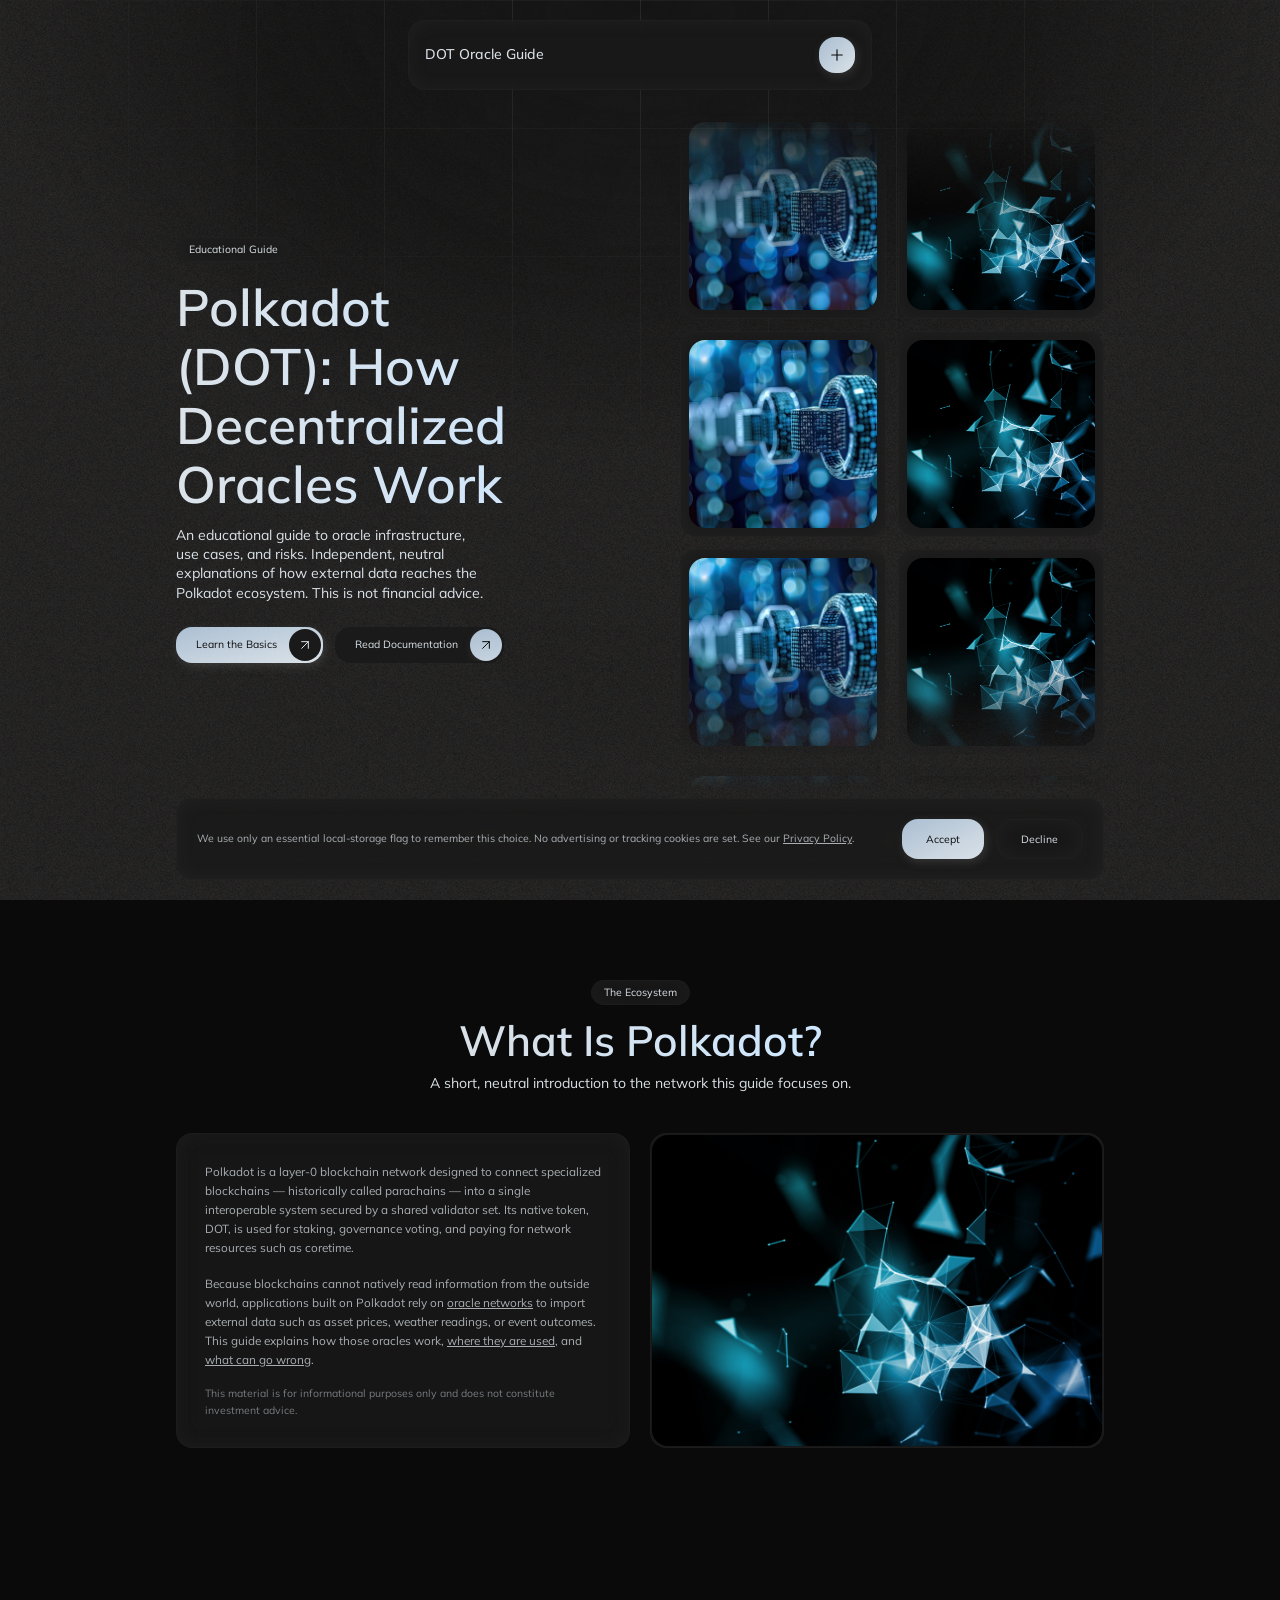
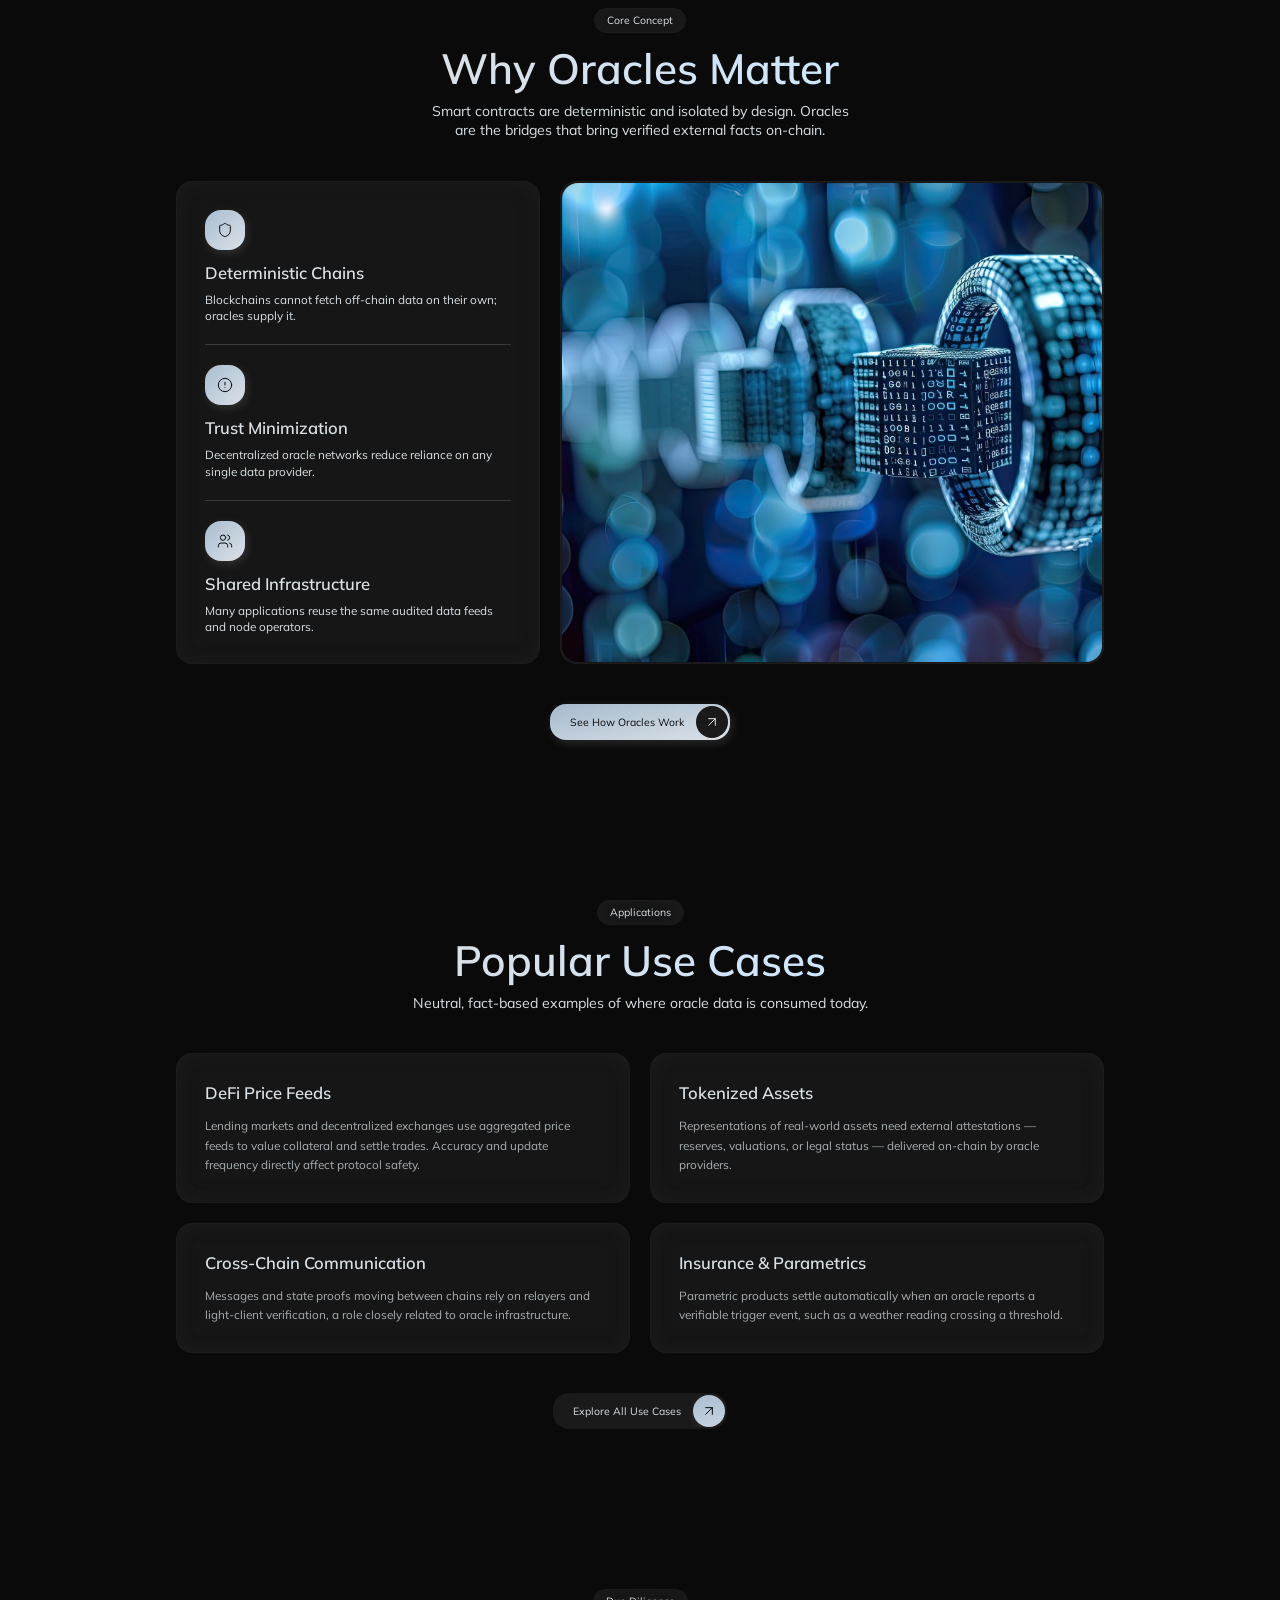
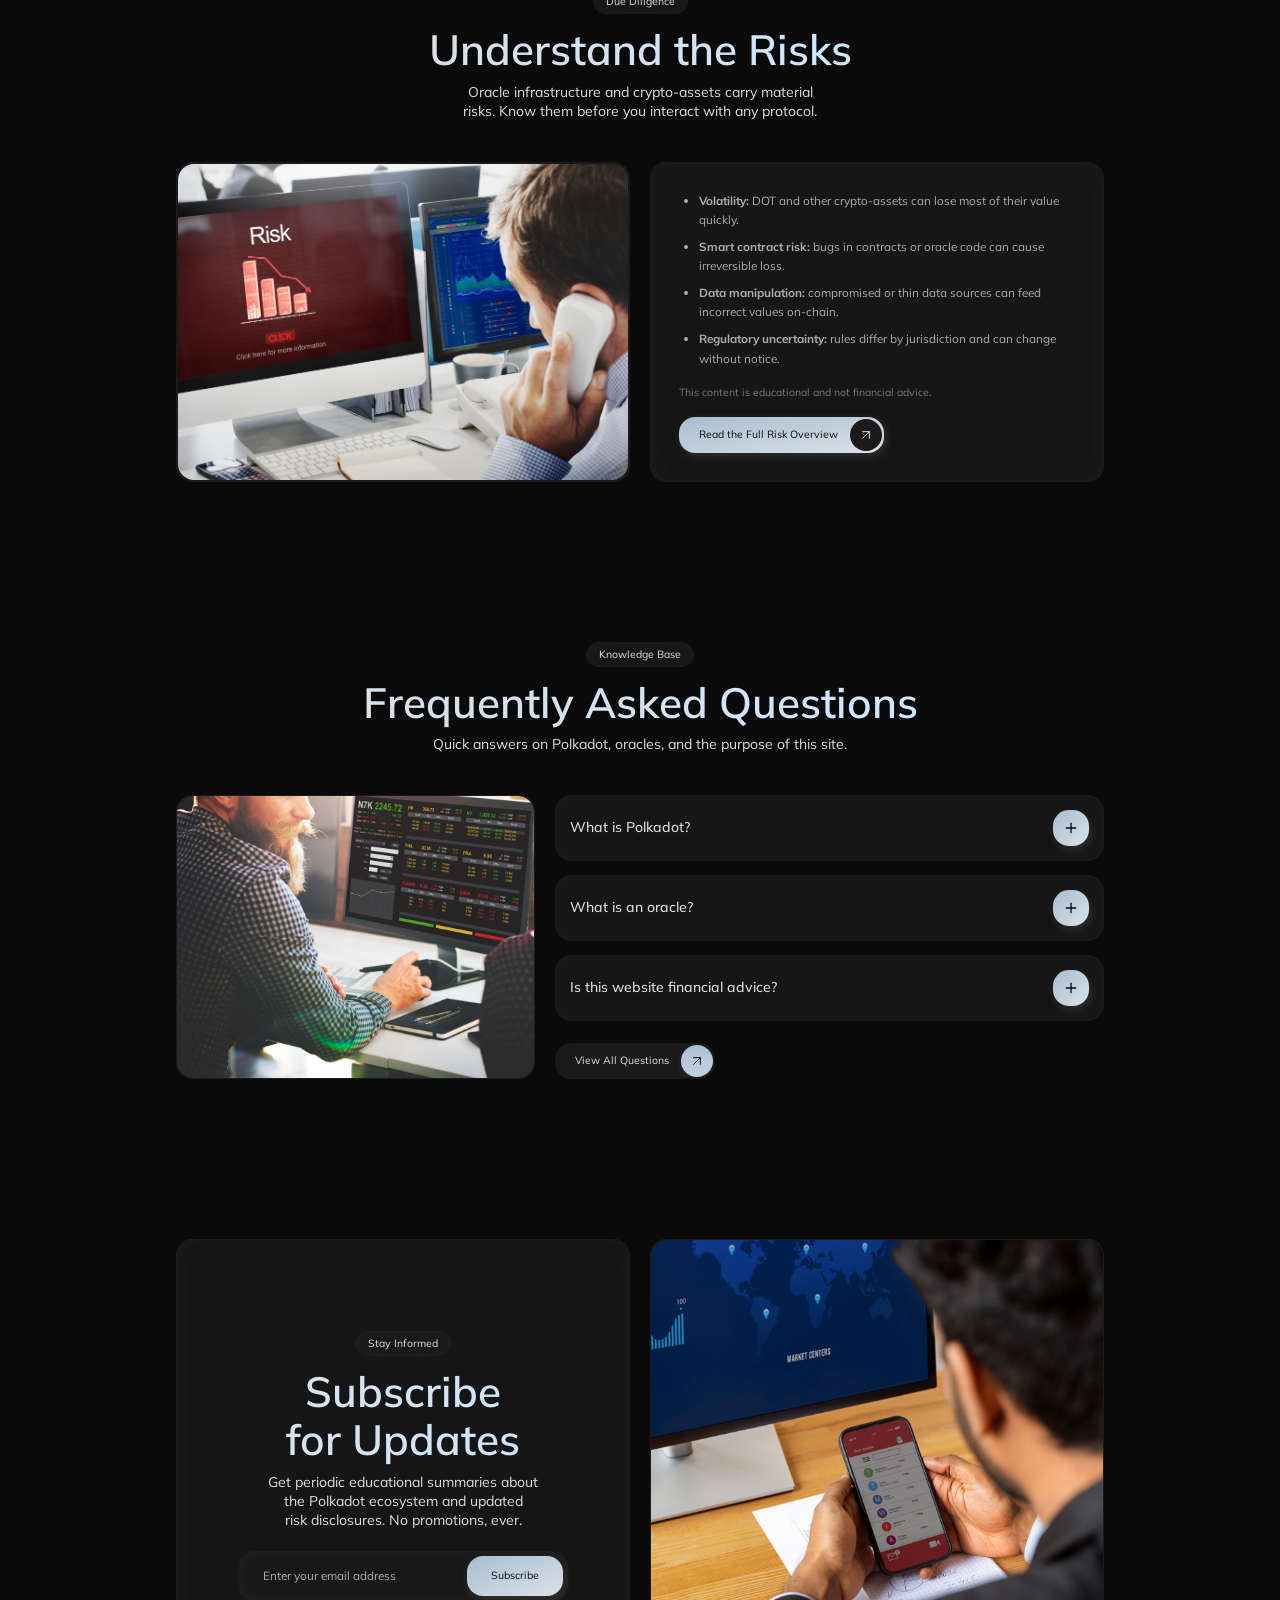
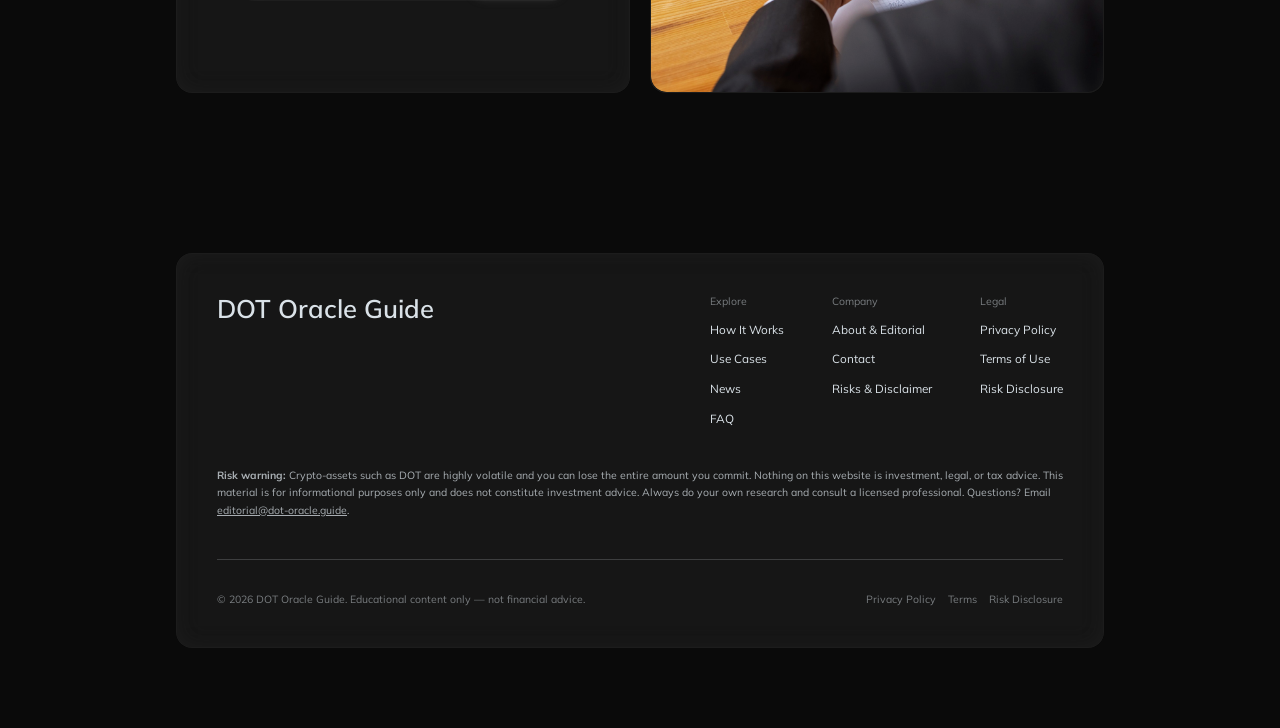
<file: index.html>
<!DOCTYPE html>
<html lang="en">
<head>
    <meta charset="UTF-8">
    <meta name="viewport" content="width=device-width, initial-scale=1.0">
    <title>Polkadot (DOT): How Decentralized Oracles Work | DOT Oracle Guide</title>
    <meta name="description" content="An educational guide to Polkadot oracle infrastructure, use cases, and risks. Neutral explanations of how off-chain data reaches the Polkadot ecosystem. Not financial advice.">
    <link rel="canonical" href="https://dot-oracle.guide/">
    <meta property="og:type" content="website">
    <meta property="og:site_name" content="DOT Oracle Guide">
    <meta property="og:title" content="Polkadot (DOT): How Decentralized Oracles Work | DOT Oracle Guide">
    <meta property="og:description" content="An educational guide to Polkadot oracle infrastructure, use cases, and risks. Neutral explanations of how off-chain data reaches the Polkadot ecosystem. Not financial advice.">
    <meta property="og:url" content="https://dot-oracle.guide/">
    <meta property="og:image" content="https://dot-oracle.guide/assets/img/3d-rendering-blockchain-technology_23-2151480184.jpg">
    <meta name="twitter:card" content="summary_large_image">
    <meta name="twitter:title" content="Polkadot (DOT): How Decentralized Oracles Work | DOT Oracle Guide">
    <meta name="twitter:description" content="An educational guide to Polkadot oracle infrastructure, use cases, and risks. Neutral explanations of how off-chain data reaches the Polkadot ecosystem. Not financial advice.">
    <meta name="twitter:image" content="https://dot-oracle.guide/assets/img/3d-rendering-blockchain-technology_23-2151480184.jpg">
    
    <link href="assets/main.css" rel="stylesheet">
</head>
  <body>
    <div id="root"><div class="fixed inset-0 -z-10 overflow-hidden bg-background-accent/10 pointer-events-none select-none" aria-hidden="true"><div class="absolute inset-0 bg-repeat mix-blend-overlay opacity-10 bg-noise bg-size-[512px]"></div></div><nav data-section="navbar" class="fixed z-1000 top-5 left-1/2 -translate-x-1/2 w-content-width"><div class="mx-auto w-full md:w-1/2 overflow-hidden rounded backdrop-blur-sm card"><div class="relative z-10 flex items-center justify-between gap-3 xl:gap-4 2xl:gap-5 p-3 xl:p-4 2xl:p-5"><a href="/" class="text-xl font-medium text-foreground">DOT Oracle Guide</a><div class="flex items-center justify-center shrink-0 size-9 rounded cursor-pointer primary-button"><svg xmlns="http://www.w3.org/2000/svg" width="24" height="24" viewBox="0 0 24 24" fill="none" stroke="currentColor" stroke-width="1.5" stroke-linecap="round" stroke-linejoin="round" class="lucide lucide-plus w-1/2 h-1/2 text-primary-cta-text transition-transform duration-300 rotate-0" aria-hidden="true"><path d="M5 12h14"></path><path d="M12 5v14"></path></svg></div></div><div id="nav-menu" class="hidden relative z-10 flex-col items-start gap-1 px-3 pb-3 xl:px-4 xl:pb-4 2xl:px-5 2xl:pb-5 border-t border-foreground/20"><a href="/" class="text-base py-2 hover:opacity-75 transition-opacity">Home</a><a href="/how-it-works/" class="text-base py-2 hover:opacity-75 transition-opacity">How It Works</a><a href="/use-cases/" class="text-base py-2 hover:opacity-75 transition-opacity">Use Cases</a><a href="/news/" class="text-base py-2 hover:opacity-75 transition-opacity">News</a><a href="/risks/" class="text-base py-2 hover:opacity-75 transition-opacity">Risks</a><a href="/faq/" class="text-base py-2 hover:opacity-75 transition-opacity">FAQ</a><a href="/about/" class="text-base py-2 hover:opacity-75 transition-opacity">About</a></div></div></nav><main class="flex-grow"><div id="home-hero" data-section="home-hero"><section aria-label="Hero section" class="relative flex items-center h-fit md:h-svh pt-25 pb-20 md:py-0"><div class="absolute inset-0 -z-10 overflow-hidden pointer-events-none select-none" aria-hidden="true"><div class="absolute inset-0 bg-background mask-[radial-gradient(50%_50%_at_50%_0%,white_0%,transparent_100%)] bg-[linear-gradient(to_right,color-mix(in_srgb,var(--color-background-accent)_20%,transparent)_1px,transparent_1px),linear-gradient(to_bottom,color-mix(in_srgb,var(--color-background-accent)_10%,transparent)_1px,transparent_1px)] bg-size-[10vw_10vw]"></div><div class="absolute -top-[400px] left-1/2 -translate-x-1/2 w-[1142px] h-[129vh] overflow-hidden blur-lg mask-[radial-gradient(50%_109%,#000_0%,#000000f6_0%,transparent_96%)]"><div class="absolute -top-[352px] -bottom-[920px] left-[calc(50%-17.5px)] w-[35px] origin-top overflow-hidden bg-[radial-gradient(50%_50%_at_50%_50%,var(--color-background-accent)_0%,transparent_100%)]" style="--ray-opacity: 1; transform: rotate(-20deg); animation: 4s ease-in-out infinite both ray-pulse;"></div><div class="absolute -top-[352px] -bottom-[920px] left-[calc(50%-17.5px)] w-[35px] origin-top overflow-hidden bg-[radial-gradient(50%_50%_at_50%_50%,var(--color-background-accent)_0%,transparent_100%)]" style="--ray-opacity: 0.6; transform: rotate(-12deg); animation: 3.5s ease-in-out 0.5s infinite both ray-pulse;"></div><div class="absolute -top-[352px] -bottom-[920px] left-[calc(50%-10px)] w-[20px] origin-top overflow-hidden bg-[radial-gradient(50%_50%_at_50%_50%,var(--color-background-accent)_0%,transparent_100%)]" style="--ray-opacity: 0.45; transform: scale(0.9) rotate(-5deg); animation: 5s ease-in-out 1.2s infinite both ray-pulse;"></div><div class="absolute -top-[352px] -bottom-[920px] left-[calc(50%-7.5px)] w-[15px] origin-top overflow-hidden bg-[radial-gradient(50%_50%_at_50%_50%,var(--color-background-accent)_0%,transparent_100%)]" style="--ray-opacity: 0.625; transform: rotate(-3deg); animation: 3s ease-in-out 0.3s infinite both ray-pulse;"></div><div class="absolute -top-[352px] -bottom-[920px] left-[calc(50%-20px)] w-[40px] origin-top overflow-hidden bg-[radial-gradient(50%_50%_at_50%_50%,var(--color-background-accent)_0%,transparent_100%)]" style="--ray-opacity: 0.1; transform: scale(0.79) rotate(0deg); animation: 4.5s ease-in-out 0.8s infinite both ray-pulse;"></div><div class="absolute -top-[352px] -bottom-[920px] left-[calc(50%-10px)] w-[20px] origin-top overflow-hidden bg-[radial-gradient(50%_50%_at_50%_50%,var(--color-background-accent)_0%,transparent_100%)]" style="--ray-opacity: 0.525; transform: rotate(3deg); animation: 3.2s ease-in-out 1.5s infinite both ray-pulse;"></div><div class="absolute -top-[352px] -bottom-[920px] left-[calc(50%-7.5px)] w-[15px] origin-top overflow-hidden bg-[radial-gradient(50%_50%_at_50%_50%,var(--color-background-accent)_0%,transparent_100%)]" style="--ray-opacity: 0.725; transform: scale(0.9) rotate(5deg); animation: 4.2s ease-in-out 0.2s infinite both ray-pulse;"></div><div class="absolute -top-[352px] -bottom-[920px] left-[calc(50%-17.5px)] w-[35px] origin-top overflow-hidden bg-[radial-gradient(50%_50%_at_50%_50%,var(--color-background-accent)_0%,transparent_100%)]" style="--ray-opacity: 0.6; transform: rotate(12deg); animation: 3.8s ease-in-out 1s infinite both ray-pulse;"></div><div class="absolute -top-[352px] -bottom-[920px] left-[calc(50%-17.5px)] w-[35px] origin-top overflow-hidden bg-[radial-gradient(50%_50%_at_50%_50%,var(--color-background-accent)_0%,transparent_100%)]" style="--ray-opacity: 1; transform: rotate(20deg); animation: 4s ease-in-out 0.7s infinite both ray-pulse;"></div><div class="absolute left-[calc(50%-599px)] -top-[352px] -bottom-[46px] w-[1198px] opacity-[0.025] overflow-hidden bg-[radial-gradient(50%_50%_at_50%_50%,var(--color-background-accent)_0%,transparent_100%)]"></div><div class="absolute left-[calc(50%-432.5px)] -top-[252px] w-[865px] h-[929px] opacity-10 overflow-hidden bg-[radial-gradient(50%_50%_at_50%_50%,var(--color-background-accent)_0%,transparent_100%)]"></div><div class="absolute left-[calc(50%-432.5px)] -top-[252px] w-[865px] h-[929px] opacity-10 overflow-hidden bg-[radial-gradient(50%_50%_at_50%_50%,var(--color-background-accent)_0%,transparent_100%)]"></div></div></div><div class="flex flex-col md:flex-row items-center gap-12 md:gap-20 w-content-width mx-auto"><div class="w-full md:w-1/2"><div class="flex flex-col items-center md:items-start gap-3"><div class="px-3 py-1 mb-1 text-sm card rounded w-fit"><p>Educational Guide</p></div><h1 class="bg-gradient-to-r from-foreground to-primary-cta bg-clip-text text-transparent pb-[0.1em] -mb-[0.1em] text-7xl 2xl:text-8xl leading-[1.15] font-semibold text-center md:text-left text-balance">Polkadot (DOT): How Decentralized Oracles Work</h1><p class="md:max-w-8/10 text-lg md:text-xl leading-snug text-center md:text-left text-balance">An educational guide to oracle infrastructure, use cases, and risks. Independent, neutral explanations of how external data reaches the Polkadot ecosystem. This is not financial advice.</p><div class="flex flex-wrap max-md:justify-center gap-3 mt-2 md:mt-3"><div style="opacity: 1; transform: none;"><a href="/how-it-works/" class="group relative flex items-center gap-3 min-w-0 w-fit max-w-full py-0.5 pl-5 pr-0.5 text-sm rounded cursor-pointer primary-button text-primary-cta-text"><span class="relative z-10 flex-1 truncate md:transition-colors md:duration-500 md:ease-out text-primary-cta-text md:group-hover:text-secondary-cta-text">Learn the Basics</span><div class="relative z-10 flex items-center justify-center size-8 rounded text-secondary-cta-text"><svg xmlns="http://www.w3.org/2000/svg" width="24" height="24" viewBox="0 0 24 24" fill="none" stroke="currentColor" stroke-width="1.5" stroke-linecap="round" stroke-linejoin="round" class="lucide lucide-arrow-up-right size-4" aria-hidden="true"><path d="M7 7h10v10"></path><path d="M7 17 17 7"></path></svg></div><div class="absolute inset-0.5 z-0 overflow-hidden rounded pointer-events-none"><div class="h-full w-full rounded -translate-x-[calc(-100%+2rem)] md:transition-transform md:duration-500 md:ease-out md:group-hover:translate-x-0 secondary-button"></div></div></a></div><div style="opacity: 1; transform: none;"><a href="/faq/" class="group relative flex items-center gap-3 min-w-0 w-fit max-w-full py-0.5 pl-5 pr-0.5 text-sm rounded cursor-pointer secondary-button text-secondary-cta-text"><span class="relative z-10 flex-1 truncate md:transition-colors md:duration-500 md:ease-out text-secondary-cta-text md:group-hover:text-primary-cta-text">Read Documentation</span><div class="relative z-10 flex items-center justify-center size-8 rounded text-primary-cta-text"><svg xmlns="http://www.w3.org/2000/svg" width="24" height="24" viewBox="0 0 24 24" fill="none" stroke="currentColor" stroke-width="1.5" stroke-linecap="round" stroke-linejoin="round" class="lucide lucide-arrow-up-right size-4" aria-hidden="true"><path d="M7 7h10v10"></path><path d="M7 17 17 7"></path></svg></div><div class="absolute inset-0.5 z-0 overflow-hidden rounded pointer-events-none"><div class="h-full w-full rounded -translate-x-[calc(-100%+2rem)] md:transition-transform md:duration-500 md:ease-out md:group-hover:translate-x-0 primary-button"></div></div></a></div></div></div></div><div class="w-full md:w-1/2 h-100 md:h-[75vh] flex gap-2 xl:gap-3 2xl:gap-4 overflow-hidden"><div class="flex-1 overflow-hidden mask-fade-y-medium"><div class="flex flex-col gap-2 xl:gap-3 2xl:gap-4 animate-marquee-vertical"><div class="shrink-0 aspect-square p-1 xl:p-2 2xl:p-3 card rounded overflow-hidden"><img alt="3D rendering of blockchain technology blocks" class="w-full h-full min-h-0 object-cover rounded" src="assets/img/3d-rendering-blockchain-technology_23-2151480184.jpg"></div><div class="shrink-0 aspect-square p-1 xl:p-2 2xl:p-3 card rounded overflow-hidden"><img alt="3D rendering of blockchain technology blocks" class="w-full h-full min-h-0 object-cover rounded" src="assets/img/3d-rendering-blockchain-technology_23-2151480184.jpg"></div><div class="shrink-0 aspect-square p-1 xl:p-2 2xl:p-3 card rounded overflow-hidden"><img alt="3D rendering of blockchain technology blocks" class="w-full h-full min-h-0 object-cover rounded" src="assets/img/3d-rendering-blockchain-technology_23-2151480184.jpg"></div><div class="shrink-0 aspect-square p-1 xl:p-2 2xl:p-3 card rounded overflow-hidden"><img alt="3D rendering of blockchain technology blocks" class="w-full h-full min-h-0 object-cover rounded" src="assets/img/3d-rendering-blockchain-technology_23-2151480184.jpg"></div></div></div><div class="flex-1 overflow-hidden mask-fade-y-medium"><div class="flex flex-col gap-2 xl:gap-3 2xl:gap-4 animate-marquee-vertical-reverse"><div class="shrink-0 aspect-square p-1 xl:p-2 2xl:p-3 card rounded overflow-hidden"><img alt="Abstract network of connected nodes and lines" class="w-full h-full min-h-0 object-cover rounded" src="assets/img/3d-plexus-background-with-connecting-lines-dots-network-communications_1048-12336.jpg"></div><div class="shrink-0 aspect-square p-1 xl:p-2 2xl:p-3 card rounded overflow-hidden"><img alt="Abstract network of connected nodes and lines" class="w-full h-full min-h-0 object-cover rounded" src="assets/img/3d-plexus-background-with-connecting-lines-dots-network-communications_1048-12336.jpg"></div><div class="shrink-0 aspect-square p-1 xl:p-2 2xl:p-3 card rounded overflow-hidden"><img alt="Abstract network of connected nodes and lines" class="w-full h-full min-h-0 object-cover rounded" src="assets/img/3d-plexus-background-with-connecting-lines-dots-network-communications_1048-12336.jpg"></div><div class="shrink-0 aspect-square p-1 xl:p-2 2xl:p-3 card rounded overflow-hidden"><img alt="Abstract network of connected nodes and lines" class="w-full h-full min-h-0 object-cover rounded" src="assets/img/3d-plexus-background-with-connecting-lines-dots-network-communications_1048-12336.jpg"></div></div></div></div></div></section></div><div id="intro" data-section="intro"><section aria-label="Polkadot ecosystem introduction" class="py-20"><div class="w-content-width mx-auto flex flex-col gap-8 md:gap-10"><div class="flex flex-col items-center gap-2"><div class="px-3 py-1 mb-1 text-sm card rounded w-fit"><p>The Ecosystem</p></div><h2 class="bg-gradient-to-r from-foreground to-primary-cta bg-clip-text text-transparent pb-[0.1em] -mb-[0.1em] md:max-w-8/10 text-6xl 2xl:text-7xl leading-[1.15] font-semibold text-center text-balance">What Is Polkadot?</h2><p class="md:max-w-7/10 text-lg md:text-xl leading-snug text-center text-balance">A short, neutral introduction to the network this guide focuses on.</p></div>
<div class="grid grid-cols-1 md:grid-cols-2 gap-5">
<div class="p-6 xl:p-7 2xl:p-8 card rounded flex flex-col gap-4">
<p class="text-base leading-relaxed opacity-75">Polkadot is a layer-0 blockchain network designed to connect specialized blockchains — historically called parachains — into a single interoperable system secured by a shared validator set. Its native token, DOT, is used for staking, governance voting, and paying for network resources such as coretime.</p>
<p class="text-base leading-relaxed opacity-75">Because blockchains cannot natively read information from the outside world, applications built on Polkadot rely on <a href="/how-it-works/" class="underline hover:opacity-75">oracle networks</a> to import external data such as asset prices, weather readings, or event outcomes. This guide explains how those oracles work, <a href="/use-cases/" class="underline hover:opacity-75">where they are used</a>, and <a href="/risks/" class="underline hover:opacity-75">what can go wrong</a>.</p>
<p class="text-sm leading-relaxed opacity-50">This material is for informational purposes only and does not constitute investment advice.</p>
</div>
<div class="h-80 md:h-auto card rounded overflow-hidden p-px"><div class="relative size-full"><img alt="Abstract network of connected nodes and lines" class="w-full h-full min-h-0 absolute inset-0 object-cover rounded" src="assets/img/3d-plexus-background-with-connecting-lines-dots-network-communications_1048-12336.jpg" loading="lazy"></div></div>
</div></div></section></div><div id="why-oracles" data-section="why-oracles"><section aria-label="Why oracles matter" class="py-20"><div class="flex flex-col gap-8 md:gap-10 mx-auto w-content-width"><div class="flex flex-col items-center gap-2"><div class="px-3 py-1 mb-1 text-sm card rounded w-fit"><p>Core Concept</p></div><h2 class="bg-gradient-to-r from-foreground to-primary-cta bg-clip-text text-transparent pb-[0.1em] -mb-[0.1em] md:max-w-8/10 text-6xl 2xl:text-7xl leading-[1.15] font-semibold text-center text-balance">Why Oracles Matter</h2><p class="md:max-w-7/10 text-lg md:text-xl leading-snug text-center text-balance">Smart contracts are deterministic and isolated by design. Oracles are the bridges that bring verified external facts on-chain.</p></div>
<div class="flex flex-col md:flex-row md:items-stretch gap-5">
<div class="flex flex-col justify-center gap-4 xl:gap-5 2xl:gap-6 p-6 xl:p-7 2xl:p-8 w-full md:w-4/10 2xl:w-35/100 card rounded">
<div><div class="flex flex-col gap-2"><div class="flex items-center justify-center shrink-0 mb-1 size-10 primary-button rounded"><svg xmlns="http://www.w3.org/2000/svg" width="24" height="24" viewBox="0 0 24 24" fill="none" stroke="currentColor" stroke-width="1.5" stroke-linecap="round" stroke-linejoin="round" class="lucide lucide-shield h-2/5 w-2/5 text-primary-cta-text" aria-hidden="true"><path d="M20 13c0 5-3.5 7.5-7.66 8.95a1 1 0 0 1-.67-.01C7.5 20.5 4 18 4 13V6a1 1 0 0 1 1-1c2 0 4.5-1.2 6.24-2.72a1.17 1.17 0 0 1 1.52 0C14.51 3.81 17 5 19 5a1 1 0 0 1 1 1z"></path></svg></div><h3 class="text-2xl font-semibold">Deterministic Chains</h3><p class="text-base leading-snug">Blockchains cannot fetch off-chain data on their own; oracles supply it.</p></div><div class="mt-4 xl:mt-5 2xl:mt-6 border-b border-accent/40"></div></div>
<div><div class="flex flex-col gap-2"><div class="flex items-center justify-center shrink-0 mb-1 size-10 primary-button rounded"><svg xmlns="http://www.w3.org/2000/svg" width="24" height="24" viewBox="0 0 24 24" fill="none" stroke="currentColor" stroke-width="1.5" stroke-linecap="round" stroke-linejoin="round" class="lucide lucide-circle-alert h-2/5 w-2/5 text-primary-cta-text" aria-hidden="true"><circle cx="12" cy="12" r="10"></circle><line x1="12" x2="12" y1="8" y2="12"></line><line x1="12" x2="12.01" y1="16" y2="16"></line></svg></div><h3 class="text-2xl font-semibold">Trust Minimization</h3><p class="text-base leading-snug">Decentralized oracle networks reduce reliance on any single data provider.</p></div><div class="mt-4 xl:mt-5 2xl:mt-6 border-b border-accent/40"></div></div>
<div><div class="flex flex-col gap-2"><div class="flex items-center justify-center shrink-0 mb-1 size-10 primary-button rounded"><svg xmlns="http://www.w3.org/2000/svg" width="24" height="24" viewBox="0 0 24 24" fill="none" stroke="currentColor" stroke-width="1.5" stroke-linecap="round" stroke-linejoin="round" class="lucide lucide-users h-2/5 w-2/5 text-primary-cta-text" aria-hidden="true"><path d="M16 21v-2a4 4 0 0 0-4-4H6a4 4 0 0 0-4 4v2"></path><path d="M16 3.128a4 4 0 0 1 0 7.744"></path><path d="M22 21v-2a4 4 0 0 0-3-3.87"></path><circle cx="9" cy="7" r="4"></circle></svg></div><h3 class="text-2xl font-semibold">Shared Infrastructure</h3><p class="text-base leading-snug">Many applications reuse the same audited data feeds and node operators.</p></div></div>
</div>
<div class="p-px w-full md:w-6/10 2xl:w-7/10 h-80 md:h-auto card rounded overflow-hidden"><div class="relative size-full"><img alt="3D rendering of blockchain technology blocks" class="w-full h-full min-h-0 absolute inset-0 object-cover rounded" src="assets/img/3d-rendering-blockchain-technology_23-2151480184.jpg" loading="lazy"></div></div>
</div>
<div class="flex flex-wrap justify-center gap-3"><div><a href="/how-it-works/" class="group relative flex items-center gap-3 min-w-0 w-fit max-w-full py-0.5 pl-5 pr-0.5 text-sm rounded cursor-pointer primary-button text-primary-cta-text"><span class="relative z-10 flex-1 truncate md:transition-colors md:duration-500 md:ease-out text-primary-cta-text md:group-hover:text-secondary-cta-text">See How Oracles Work</span><div class="relative z-10 flex items-center justify-center size-8 rounded text-secondary-cta-text"><svg xmlns="http://www.w3.org/2000/svg" width="24" height="24" viewBox="0 0 24 24" fill="none" stroke="currentColor" stroke-width="1.5" stroke-linecap="round" stroke-linejoin="round" class="lucide lucide-arrow-up-right size-4" aria-hidden="true"><path d="M7 7h10v10"></path><path d="M7 17 17 7"></path></svg></div><div class="absolute inset-0.5 z-0 overflow-hidden rounded pointer-events-none"><div class="h-full w-full rounded -translate-x-[calc(-100%+2rem)] md:transition-transform md:duration-500 md:ease-out md:group-hover:translate-x-0 secondary-button"></div></div></a></div></div>
</div></section></div><div id="use-cases" data-section="use-cases"><section aria-label="Popular use cases" class="py-20"><div class="w-content-width mx-auto flex flex-col gap-8 md:gap-10"><div class="flex flex-col items-center gap-2"><div class="px-3 py-1 mb-1 text-sm card rounded w-fit"><p>Applications</p></div><h2 class="bg-gradient-to-r from-foreground to-primary-cta bg-clip-text text-transparent pb-[0.1em] -mb-[0.1em] md:max-w-8/10 text-6xl 2xl:text-7xl leading-[1.15] font-semibold text-center text-balance">Popular Use Cases</h2><p class="md:max-w-7/10 text-lg md:text-xl leading-snug text-center text-balance">Neutral, fact-based examples of where oracle data is consumed today.</p></div>
<div class="grid grid-cols-1 md:grid-cols-2 gap-5">
<div class="p-6 xl:p-7 2xl:p-8 card rounded flex flex-col gap-3"><h3 class="text-2xl font-semibold">DeFi Price Feeds</h3><p class="text-base leading-relaxed opacity-75">Lending markets and decentralized exchanges use aggregated price feeds to value collateral and settle trades. Accuracy and update frequency directly affect protocol safety.</p></div>
<div class="p-6 xl:p-7 2xl:p-8 card rounded flex flex-col gap-3"><h3 class="text-2xl font-semibold">Tokenized Assets</h3><p class="text-base leading-relaxed opacity-75">Representations of real-world assets need external attestations — reserves, valuations, or legal status — delivered on-chain by oracle providers.</p></div>
<div class="p-6 xl:p-7 2xl:p-8 card rounded flex flex-col gap-3"><h3 class="text-2xl font-semibold">Cross-Chain Communication</h3><p class="text-base leading-relaxed opacity-75">Messages and state proofs moving between chains rely on relayers and light-client verification, a role closely related to oracle infrastructure.</p></div>
<div class="p-6 xl:p-7 2xl:p-8 card rounded flex flex-col gap-3"><h3 class="text-2xl font-semibold">Insurance &amp; Parametrics</h3><p class="text-base leading-relaxed opacity-75">Parametric products settle automatically when an oracle reports a verifiable trigger event, such as a weather reading crossing a threshold.</p></div>
</div>
<div class="flex flex-wrap justify-center gap-3"><div><a href="/use-cases/" class="group relative flex items-center gap-3 min-w-0 w-fit max-w-full py-0.5 pl-5 pr-0.5 text-sm rounded cursor-pointer secondary-button text-secondary-cta-text"><span class="relative z-10 flex-1 truncate md:transition-colors md:duration-500 md:ease-out text-secondary-cta-text md:group-hover:text-primary-cta-text">Explore All Use Cases</span><div class="relative z-10 flex items-center justify-center size-8 rounded text-primary-cta-text"><svg xmlns="http://www.w3.org/2000/svg" width="24" height="24" viewBox="0 0 24 24" fill="none" stroke="currentColor" stroke-width="1.5" stroke-linecap="round" stroke-linejoin="round" class="lucide lucide-arrow-up-right size-4" aria-hidden="true"><path d="M7 7h10v10"></path><path d="M7 17 17 7"></path></svg></div><div class="absolute inset-0.5 z-0 overflow-hidden rounded pointer-events-none"><div class="h-full w-full rounded -translate-x-[calc(-100%+2rem)] md:transition-transform md:duration-500 md:ease-out md:group-hover:translate-x-0 primary-button"></div></div></a></div></div>
</div></section></div><div id="risks" data-section="risks"><section aria-label="Understand the risks" class="py-20"><div class="w-content-width mx-auto flex flex-col gap-8 md:gap-10"><div class="flex flex-col items-center gap-2"><div class="px-3 py-1 mb-1 text-sm card rounded w-fit"><p>Due Diligence</p></div><h2 class="bg-gradient-to-r from-foreground to-primary-cta bg-clip-text text-transparent pb-[0.1em] -mb-[0.1em] md:max-w-8/10 text-6xl 2xl:text-7xl leading-[1.15] font-semibold text-center text-balance">Understand the Risks</h2><p class="md:max-w-7/10 text-lg md:text-xl leading-snug text-center text-balance">Oracle infrastructure and crypto-assets carry material risks. Know them before you interact with any protocol.</p></div>
<div class="grid grid-cols-1 md:grid-cols-2 gap-5">
<div class="h-80 md:h-auto card rounded overflow-hidden p-px order-2 md:order-1"><div class="relative size-full"><img alt="Conceptual image about risk and uncertainty" class="w-full h-full min-h-0 absolute inset-0 object-cover rounded" src="assets/img/risk-gamble-opportunity-swot-weakness-unsure-concept_53876-122989.jpg" loading="lazy"></div></div>
<div class="p-6 xl:p-7 2xl:p-8 card rounded flex flex-col gap-4 order-1 md:order-2">
<ul class="list-disc pl-5 flex flex-col gap-2 text-base leading-relaxed opacity-75">
<li><strong>Volatility:</strong> DOT and other crypto-assets can lose most of their value quickly.</li>
<li><strong>Smart contract risk:</strong> bugs in contracts or oracle code can cause irreversible loss.</li>
<li><strong>Data manipulation:</strong> compromised or thin data sources can feed incorrect values on-chain.</li>
<li><strong>Regulatory uncertainty:</strong> rules differ by jurisdiction and can change without notice.</li>
</ul>
<p class="text-sm leading-relaxed opacity-50">This content is educational and not financial advice.</p>
<div class="flex flex-wrap gap-3"><div><a href="/risks/" class="group relative flex items-center gap-3 min-w-0 w-fit max-w-full py-0.5 pl-5 pr-0.5 text-sm rounded cursor-pointer primary-button text-primary-cta-text"><span class="relative z-10 flex-1 truncate md:transition-colors md:duration-500 md:ease-out text-primary-cta-text md:group-hover:text-secondary-cta-text">Read the Full Risk Overview</span><div class="relative z-10 flex items-center justify-center size-8 rounded text-secondary-cta-text"><svg xmlns="http://www.w3.org/2000/svg" width="24" height="24" viewBox="0 0 24 24" fill="none" stroke="currentColor" stroke-width="1.5" stroke-linecap="round" stroke-linejoin="round" class="lucide lucide-arrow-up-right size-4" aria-hidden="true"><path d="M7 7h10v10"></path><path d="M7 17 17 7"></path></svg></div><div class="absolute inset-0.5 z-0 overflow-hidden rounded pointer-events-none"><div class="h-full w-full rounded -translate-x-[calc(-100%+2rem)] md:transition-transform md:duration-500 md:ease-out md:group-hover:translate-x-0 secondary-button"></div></div></a></div></div>
</div></div></div></section></div><div id="faq" data-section="faq"><section aria-label="FAQ preview" class="py-20"><div class="w-content-width mx-auto flex flex-col gap-8 md:gap-10"><div class="flex flex-col items-center gap-2"><div class="px-3 py-1 mb-1 text-sm card rounded w-fit"><p>Knowledge Base</p></div><h2 class="bg-gradient-to-r from-foreground to-primary-cta bg-clip-text text-transparent pb-[0.1em] -mb-[0.1em] md:max-w-8/10 text-6xl 2xl:text-7xl leading-[1.15] font-semibold text-center text-balance">Frequently Asked Questions</h2><p class="md:max-w-7/10 text-lg md:text-xl leading-snug text-center text-balance">Quick answers on Polkadot, oracles, and the purpose of this site.</p></div>
<div class="grid grid-cols-1 md:grid-cols-5 gap-5">
<div class="card relative md:col-span-2 h-80 md:h-auto rounded overflow-hidden"><img alt="Abstract financial data visualization" class="min-h-0 rounded absolute inset-0 size-full object-cover" src="assets/img/stock-exchange-trading-forex-finance-graphic-concept_53876-122997.jpg" loading="lazy"></div>
<div class="md:col-span-3 flex flex-col gap-3 xl:gap-3.5 2xl:gap-4"><div class="p-3 xl:p-3.5 2xl:p-4 rounded card select-none" data-faq-item><button type="button" data-faq-toggle class="w-full flex items-center justify-between gap-3 xl:gap-3.5 2xl:gap-4 text-left cursor-pointer bg-transparent"><h3 class="text-lg md:text-xl font-medium leading-snug">What is Polkadot?</h3><span class="flex shrink-0 items-center justify-center size-8 md:size-9 rounded primary-button"><svg xmlns="http://www.w3.org/2000/svg" width="24" height="24" viewBox="0 0 24 24" fill="none" stroke="currentColor" stroke-width="2" stroke-linecap="round" stroke-linejoin="round" class="lucide lucide-plus size-3.5 md:size-4 text-primary-cta-text transition-transform duration-300" aria-hidden="true"><path d="M5 12h14"></path><path d="M12 5v14"></path></svg></span></button><div class="hidden pt-3" data-faq-answer><p class="text-sm md:text-base opacity-75 leading-relaxed">Polkadot is a layer-0 network that connects specialized blockchains into one interoperable system with shared security. It was launched in 2020 by the Web3 Foundation based on a design by Gavin Wood.</p></div></div><div class="p-3 xl:p-3.5 2xl:p-4 rounded card select-none" data-faq-item><button type="button" data-faq-toggle class="w-full flex items-center justify-between gap-3 xl:gap-3.5 2xl:gap-4 text-left cursor-pointer bg-transparent"><h3 class="text-lg md:text-xl font-medium leading-snug">What is an oracle?</h3><span class="flex shrink-0 items-center justify-center size-8 md:size-9 rounded primary-button"><svg xmlns="http://www.w3.org/2000/svg" width="24" height="24" viewBox="0 0 24 24" fill="none" stroke="currentColor" stroke-width="2" stroke-linecap="round" stroke-linejoin="round" class="lucide lucide-plus size-3.5 md:size-4 text-primary-cta-text transition-transform duration-300" aria-hidden="true"><path d="M5 12h14"></path><path d="M12 5v14"></path></svg></span></button><div class="hidden pt-3" data-faq-answer><p class="text-sm md:text-base opacity-75 leading-relaxed">An oracle is infrastructure that delivers external, off-chain data (like asset prices) to smart contracts, usually via a decentralized network of independent node operators.</p></div></div><div class="p-3 xl:p-3.5 2xl:p-4 rounded card select-none" data-faq-item><button type="button" data-faq-toggle class="w-full flex items-center justify-between gap-3 xl:gap-3.5 2xl:gap-4 text-left cursor-pointer bg-transparent"><h3 class="text-lg md:text-xl font-medium leading-snug">Is this website financial advice?</h3><span class="flex shrink-0 items-center justify-center size-8 md:size-9 rounded primary-button"><svg xmlns="http://www.w3.org/2000/svg" width="24" height="24" viewBox="0 0 24 24" fill="none" stroke="currentColor" stroke-width="2" stroke-linecap="round" stroke-linejoin="round" class="lucide lucide-plus size-3.5 md:size-4 text-primary-cta-text transition-transform duration-300" aria-hidden="true"><path d="M5 12h14"></path><path d="M12 5v14"></path></svg></span></button><div class="hidden pt-3" data-faq-answer><p class="text-sm md:text-base opacity-75 leading-relaxed">No. Everything here is educational and informational. We do not recommend buying, selling, or holding any asset.</p></div></div>
<div class="flex flex-wrap gap-3 mt-2"><div><a href="/faq/" class="group relative flex items-center gap-3 min-w-0 w-fit max-w-full py-0.5 pl-5 pr-0.5 text-sm rounded cursor-pointer secondary-button text-secondary-cta-text"><span class="relative z-10 flex-1 truncate md:transition-colors md:duration-500 md:ease-out text-secondary-cta-text md:group-hover:text-primary-cta-text">View All Questions</span><div class="relative z-10 flex items-center justify-center size-8 rounded text-primary-cta-text"><svg xmlns="http://www.w3.org/2000/svg" width="24" height="24" viewBox="0 0 24 24" fill="none" stroke="currentColor" stroke-width="1.5" stroke-linecap="round" stroke-linejoin="round" class="lucide lucide-arrow-up-right size-4" aria-hidden="true"><path d="M7 7h10v10"></path><path d="M7 17 17 7"></path></svg></div><div class="absolute inset-0.5 z-0 overflow-hidden rounded pointer-events-none"><div class="h-full w-full rounded -translate-x-[calc(-100%+2rem)] md:transition-transform md:duration-500 md:ease-out md:group-hover:translate-x-0 primary-button"></div></div></a></div></div>
</div></div></div></section></div><div id="contact" data-section="contact"><section aria-label="Newsletter section" class="py-20"><div class="w-content-width mx-auto"><div class="grid grid-cols-1 md:grid-cols-2 gap-5">
<div class="flex items-center justify-center py-15 md:py-20 card rounded"><div class="flex flex-col items-center w-full gap-2 px-5"><div class="px-3 py-1 mb-1 text-sm card rounded w-fit"><p>Stay Informed</p></div><h2 class="bg-gradient-to-r from-foreground to-primary-cta bg-clip-text text-transparent pb-[0.1em] -mb-[0.1em] text-6xl 2xl:text-7xl leading-[1.15] font-semibold text-center text-balance">Subscribe for Updates</h2>
<p class="md:max-w-8/10 text-lg md:text-xl leading-snug text-center text-balance">Get periodic educational summaries about the Polkadot ecosystem and updated risk disclosures. No promotions, ever.</p>
<form data-form class="flex flex-col md:flex-row w-full md:w-8/10 2xl:w-6/10 gap-3 md:gap-1 p-1 mt-2 md:mt-3 card rounded"><input placeholder="Enter your email address" required class="flex-1 px-5 py-3 md:py-0 text-base text-center md:text-left bg-transparent placeholder:opacity-75 focus:outline-none truncate" aria-label="Email address" type="email"><button type="submit" class="flex items-center justify-center h-10 px-6 text-sm rounded primary-button text-primary-cta-text cursor-pointer">Subscribe</button></form>
</div></div>
<div class="h-100 md:h-auto md:aspect-square card rounded overflow-hidden"><img alt="Person reviewing market charts on a screen" class="w-full h-full min-h-0 object-cover rounded" src="assets/img/person-looking-finance-graphs_52683-116602.jpg" loading="lazy"></div>
</div></div></section></div></main><footer data-section="footer" aria-label="Site footer" class="w-full py-20"><div class="w-content-width mx-auto p-10 rounded-lg card"><div class="flex flex-col md:flex-row gap-10 md:gap-0 justify-between items-start mb-10"><h2 class="text-4xl font-semibold">DOT Oracle Guide</h2><div class="w-full md:w-fit flex flex-wrap gap-y-10 md:gap-12"><div class="w-1/2 md:w-auto flex flex-col items-start gap-3"><h3 class="text-sm opacity-50 truncate">Explore</h3><a href="/how-it-works/" class="text-base hover:opacity-75 transition-opacity">How It Works</a><a href="/use-cases/" class="text-base hover:opacity-75 transition-opacity">Use Cases</a><a href="/news/" class="text-base hover:opacity-75 transition-opacity">News</a><a href="/faq/" class="text-base hover:opacity-75 transition-opacity">FAQ</a></div><div class="w-1/2 md:w-auto flex flex-col items-start gap-3"><h3 class="text-sm opacity-50 truncate">Company</h3><a href="/about/" class="text-base hover:opacity-75 transition-opacity">About &amp; Editorial</a><a href="/about/#contact" class="text-base hover:opacity-75 transition-opacity">Contact</a><a href="/risks/" class="text-base hover:opacity-75 transition-opacity">Risks &amp; Disclaimer</a></div><div class="w-1/2 md:w-auto flex flex-col items-start gap-3"><h3 class="text-sm opacity-50 truncate">Legal</h3><a href="/privacy/" class="text-base hover:opacity-75 transition-opacity">Privacy Policy</a><a href="/terms/" class="text-base hover:opacity-75 transition-opacity">Terms of Use</a><a href="/risk-disclosure/" class="text-base hover:opacity-75 transition-opacity">Risk Disclosure</a></div></div></div><p class="text-sm opacity-75 leading-relaxed mb-10"><strong>Risk warning:</strong> Crypto-assets such as DOT are highly volatile and you can lose the entire amount you commit. Nothing on this website is investment, legal, or tax advice. This material is for informational purposes only and does not constitute investment advice. Always do your own research and consult a licensed professional. Questions? Email <a href="mailto:editorial@dot-oracle.guide" class="underline hover:opacity-75">editorial@dot-oracle.guide</a>.</p><div class="flex flex-col md:flex-row gap-3 items-start md:items-center justify-between pt-8 border-t border-foreground/20"><span class="text-sm opacity-50">© 2026 DOT Oracle Guide. Educational content only — not financial advice.</span><div class="flex items-center gap-3"><a href="/privacy/" class="text-sm opacity-50 hover:opacity-75 transition-opacity">Privacy Policy</a><a href="/terms/" class="text-sm opacity-50 hover:opacity-75 transition-opacity">Terms</a><a href="/risk-disclosure/" class="text-sm opacity-50 hover:opacity-75 transition-opacity">Risk Disclosure</a></div></div></div></footer><div id="cookie-banner" class="hidden fixed bottom-5 left-1/2 -translate-x-1/2 z-1000 w-content-width" role="dialog" aria-label="Cookie consent"><div class="card rounded backdrop-blur-sm p-5 flex flex-col md:flex-row items-start md:items-center justify-between gap-3"><p class="text-sm opacity-75 leading-relaxed">We use only an essential local-storage flag to remember this choice. No advertising or tracking cookies are set. See our <a href="/privacy/" class="underline hover:opacity-75">Privacy Policy</a>.</p><div class="flex items-center gap-3 shrink-0"><button id="cookie-accept" type="button" class="flex items-center justify-center h-10 px-6 text-sm rounded primary-button text-primary-cta-text cursor-pointer">Accept</button><button id="cookie-decline" type="button" class="flex items-center justify-center h-10 px-6 text-sm rounded card cursor-pointer hover:opacity-75 transition-opacity">Decline</button></div></div></div></div>
    <script src="assets/main.js" defer></script>
  </body>
</html>
</file>
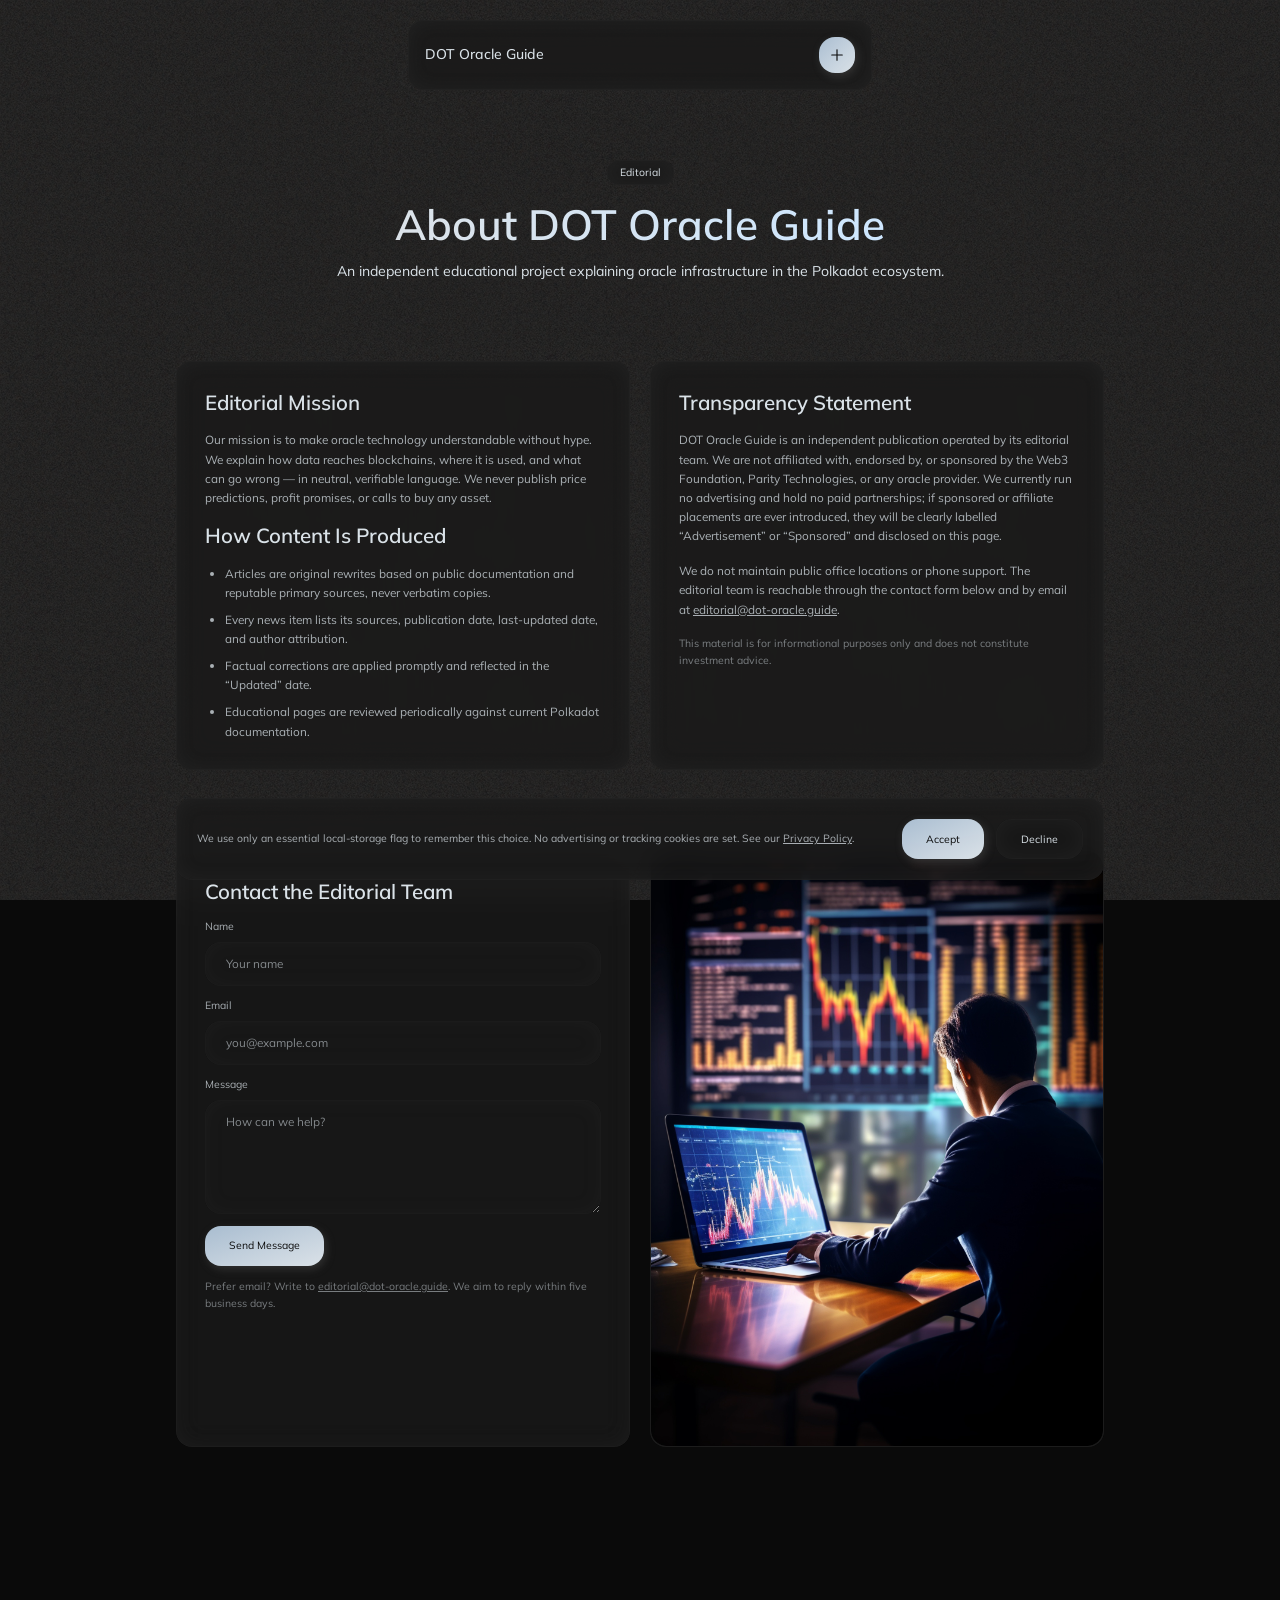
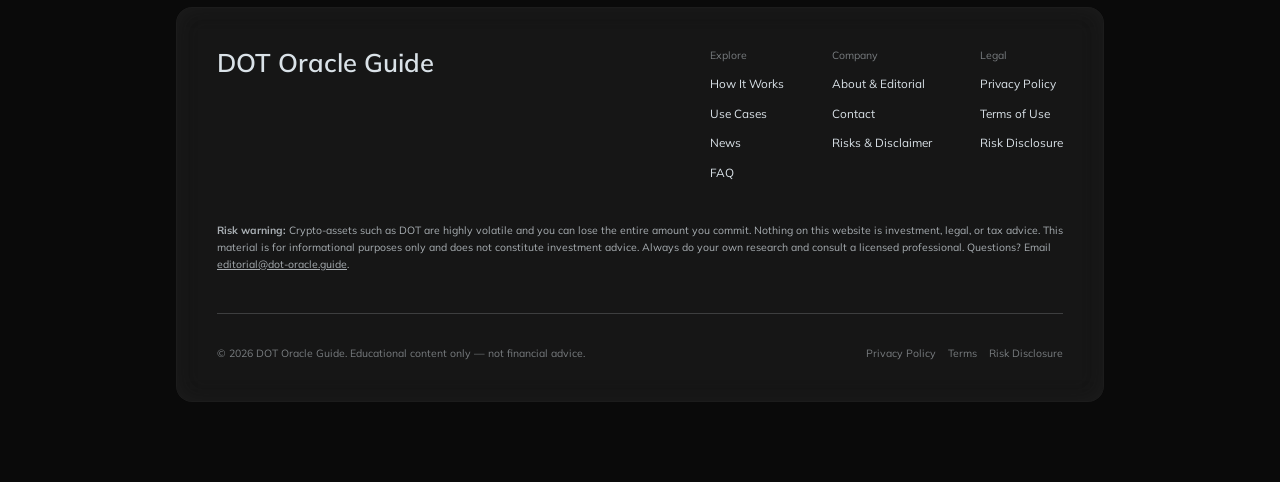
<file: about/index.html>
<!DOCTYPE html>
<html lang="en">
<head>
    <meta charset="UTF-8">
    <meta name="viewport" content="width=device-width, initial-scale=1.0">
    <title>About &amp; Editorial Policy | DOT Oracle Guide</title>
    <meta name="description" content="Our editorial mission, how content is produced, transparency statement, and how to contact the editorial team. Independent, neutral, and educational.">
    <link rel="canonical" href="https://dot-oracle.guide/about/">
    <meta property="og:type" content="article">
    <meta property="og:site_name" content="DOT Oracle Guide">
    <meta property="og:title" content="About &amp; Editorial Policy | DOT Oracle Guide">
    <meta property="og:description" content="Our editorial mission, how content is produced, transparency statement, and how to contact the editorial team. Independent, neutral, and educational.">
    <meta property="og:url" content="https://dot-oracle.guide/about/">
    <meta property="og:image" content="https://dot-oracle.guide/assets/img/3d-rendering-blockchain-technology_23-2151480184.jpg">
    <meta name="twitter:card" content="summary_large_image">
    <meta name="twitter:title" content="About &amp; Editorial Policy | DOT Oracle Guide">
    <meta name="twitter:description" content="Our editorial mission, how content is produced, transparency statement, and how to contact the editorial team. Independent, neutral, and educational.">
    <meta name="twitter:image" content="https://dot-oracle.guide/assets/img/3d-rendering-blockchain-technology_23-2151480184.jpg">
    
    <link href="../assets/main.css" rel="stylesheet">
</head>
  <body>
    <div id="root"><div class="fixed inset-0 -z-10 overflow-hidden bg-background-accent/10 pointer-events-none select-none" aria-hidden="true"><div class="absolute inset-0 bg-repeat mix-blend-overlay opacity-10 bg-noise bg-size-[512px]"></div></div><nav data-section="navbar" class="fixed z-1000 top-5 left-1/2 -translate-x-1/2 w-content-width"><div class="mx-auto w-full md:w-1/2 overflow-hidden rounded backdrop-blur-sm card"><div class="relative z-10 flex items-center justify-between gap-3 xl:gap-4 2xl:gap-5 p-3 xl:p-4 2xl:p-5"><a href="/" class="text-xl font-medium text-foreground">DOT Oracle Guide</a><div class="flex items-center justify-center shrink-0 size-9 rounded cursor-pointer primary-button"><svg xmlns="http://www.w3.org/2000/svg" width="24" height="24" viewBox="0 0 24 24" fill="none" stroke="currentColor" stroke-width="1.5" stroke-linecap="round" stroke-linejoin="round" class="lucide lucide-plus w-1/2 h-1/2 text-primary-cta-text transition-transform duration-300 rotate-0" aria-hidden="true"><path d="M5 12h14"></path><path d="M12 5v14"></path></svg></div></div><div id="nav-menu" class="hidden relative z-10 flex-col items-start gap-1 px-3 pb-3 xl:px-4 xl:pb-4 2xl:px-5 2xl:pb-5 border-t border-foreground/20"><a href="/" class="text-base py-2 hover:opacity-75 transition-opacity">Home</a><a href="/how-it-works/" class="text-base py-2 hover:opacity-75 transition-opacity">How It Works</a><a href="/use-cases/" class="text-base py-2 hover:opacity-75 transition-opacity">Use Cases</a><a href="/news/" class="text-base py-2 hover:opacity-75 transition-opacity">News</a><a href="/risks/" class="text-base py-2 hover:opacity-75 transition-opacity">Risks</a><a href="/faq/" class="text-base py-2 hover:opacity-75 transition-opacity">FAQ</a><a href="/about/" class="text-base py-2 hover:opacity-75 transition-opacity">About</a></div></div></nav><main class="flex-grow"><div data-section="page-hero"><section class="pt-40 pb-10"><div class="w-content-width mx-auto flex flex-col items-center gap-3"><div class="px-3 py-1 mb-1 text-sm card rounded w-fit"><p>Editorial</p></div>
<h1 class="bg-gradient-to-r from-foreground to-primary-cta bg-clip-text text-transparent pb-[0.1em] -mb-[0.1em] text-6xl 2xl:text-7xl leading-[1.15] font-semibold text-center text-balance">About DOT Oracle Guide</h1>
<p class="md:max-w-7/10 text-lg md:text-xl leading-snug text-center text-balance">An independent educational project explaining oracle infrastructure in the Polkadot ecosystem.</p></div></section></div>
<div data-section="mission"><section class="py-10"><div class="w-content-width mx-auto grid grid-cols-1 md:grid-cols-2 gap-5">
<div class="p-6 xl:p-7 2xl:p-8 card rounded flex flex-col gap-4"><h2 class="text-3xl font-semibold">Editorial Mission</h2>
<p class="text-base leading-relaxed opacity-75">Our mission is to make oracle technology understandable without hype. We explain how data reaches blockchains, where it is used, and what can go wrong — in neutral, verifiable language. We never publish price predictions, profit promises, or calls to buy any asset.</p>
<h2 class="text-3xl font-semibold">How Content Is Produced</h2>
<ul class="list-disc pl-5 flex flex-col gap-2 text-base leading-relaxed opacity-75">
<li>Articles are original rewrites based on public documentation and reputable primary sources, never verbatim copies.</li>
<li>Every news item lists its sources, publication date, last-updated date, and author attribution.</li>
<li>Factual corrections are applied promptly and reflected in the “Updated” date.</li>
<li>Educational pages are reviewed periodically against current Polkadot documentation.</li>
</ul></div>
<div class="p-6 xl:p-7 2xl:p-8 card rounded flex flex-col gap-4"><h2 class="text-3xl font-semibold">Transparency Statement</h2>
<p class="text-base leading-relaxed opacity-75">DOT Oracle Guide is an independent publication operated by its editorial team. We are not affiliated with, endorsed by, or sponsored by the Web3 Foundation, Parity Technologies, or any oracle provider. We currently run no advertising and hold no paid partnerships; if sponsored or affiliate placements are ever introduced, they will be clearly labelled “Advertisement” or “Sponsored” and disclosed on this page.</p>
<p class="text-base leading-relaxed opacity-75">We do not maintain public office locations or phone support. The editorial team is reachable through the contact form below and by email at <a href="mailto:editorial@dot-oracle.guide" class="underline hover:opacity-75">editorial@dot-oracle.guide</a>.</p>
<p class="text-sm leading-relaxed opacity-50">This material is for informational purposes only and does not constitute investment advice.</p></div>
</div></section></div>
<div id="contact" data-section="contact"><section class="py-10 pb-20"><div class="w-content-width mx-auto grid grid-cols-1 md:grid-cols-2 gap-5">
<div class="p-6 xl:p-7 2xl:p-8 card rounded flex flex-col gap-4"><h2 class="text-3xl font-semibold">Contact the Editorial Team</h2>
<form data-form class="flex flex-col gap-3">
<label class="flex flex-col gap-2 text-sm opacity-75">Name<input name="name" required type="text" autocomplete="name" class="px-5 py-3 text-base bg-transparent card rounded placeholder:opacity-75 focus:outline-none" placeholder="Your name"></label>
<label class="flex flex-col gap-2 text-sm opacity-75">Email<input name="email" required type="email" autocomplete="email" class="px-5 py-3 text-base bg-transparent card rounded placeholder:opacity-75 focus:outline-none" placeholder="you@example.com"></label>
<label class="flex flex-col gap-2 text-sm opacity-75">Message<textarea name="message" required rows="5" class="px-5 py-3 text-base bg-transparent card rounded placeholder:opacity-75 focus:outline-none" placeholder="How can we help?"></textarea></label>
<button type="submit" class="flex items-center justify-center h-10 px-6 text-sm rounded primary-button text-primary-cta-text cursor-pointer w-fit">Send Message</button>
<p class="text-sm leading-relaxed opacity-50">Prefer email? Write to <a href="mailto:editorial@dot-oracle.guide" class="underline hover:opacity-75">editorial@dot-oracle.guide</a>. We aim to reply within five business days.</p>
</form></div>
<div class="h-100 md:h-auto card rounded overflow-hidden"><img alt="Person in a futuristic digital environment" class="w-full h-full min-h-0 object-cover rounded" src="../assets/img/business-person-futuristic-business-environment_23-2150970204.jpg" loading="lazy"></div>
</div></section></div></main><footer data-section="footer" aria-label="Site footer" class="w-full py-20"><div class="w-content-width mx-auto p-10 rounded-lg card"><div class="flex flex-col md:flex-row gap-10 md:gap-0 justify-between items-start mb-10"><h2 class="text-4xl font-semibold">DOT Oracle Guide</h2><div class="w-full md:w-fit flex flex-wrap gap-y-10 md:gap-12"><div class="w-1/2 md:w-auto flex flex-col items-start gap-3"><h3 class="text-sm opacity-50 truncate">Explore</h3><a href="/how-it-works/" class="text-base hover:opacity-75 transition-opacity">How It Works</a><a href="/use-cases/" class="text-base hover:opacity-75 transition-opacity">Use Cases</a><a href="/news/" class="text-base hover:opacity-75 transition-opacity">News</a><a href="/faq/" class="text-base hover:opacity-75 transition-opacity">FAQ</a></div><div class="w-1/2 md:w-auto flex flex-col items-start gap-3"><h3 class="text-sm opacity-50 truncate">Company</h3><a href="/about/" class="text-base hover:opacity-75 transition-opacity">About &amp; Editorial</a><a href="/about/#contact" class="text-base hover:opacity-75 transition-opacity">Contact</a><a href="/risks/" class="text-base hover:opacity-75 transition-opacity">Risks &amp; Disclaimer</a></div><div class="w-1/2 md:w-auto flex flex-col items-start gap-3"><h3 class="text-sm opacity-50 truncate">Legal</h3><a href="/privacy/" class="text-base hover:opacity-75 transition-opacity">Privacy Policy</a><a href="/terms/" class="text-base hover:opacity-75 transition-opacity">Terms of Use</a><a href="/risk-disclosure/" class="text-base hover:opacity-75 transition-opacity">Risk Disclosure</a></div></div></div><p class="text-sm opacity-75 leading-relaxed mb-10"><strong>Risk warning:</strong> Crypto-assets such as DOT are highly volatile and you can lose the entire amount you commit. Nothing on this website is investment, legal, or tax advice. This material is for informational purposes only and does not constitute investment advice. Always do your own research and consult a licensed professional. Questions? Email <a href="mailto:editorial@dot-oracle.guide" class="underline hover:opacity-75">editorial@dot-oracle.guide</a>.</p><div class="flex flex-col md:flex-row gap-3 items-start md:items-center justify-between pt-8 border-t border-foreground/20"><span class="text-sm opacity-50">© 2026 DOT Oracle Guide. Educational content only — not financial advice.</span><div class="flex items-center gap-3"><a href="/privacy/" class="text-sm opacity-50 hover:opacity-75 transition-opacity">Privacy Policy</a><a href="/terms/" class="text-sm opacity-50 hover:opacity-75 transition-opacity">Terms</a><a href="/risk-disclosure/" class="text-sm opacity-50 hover:opacity-75 transition-opacity">Risk Disclosure</a></div></div></div></footer><div id="cookie-banner" class="hidden fixed bottom-5 left-1/2 -translate-x-1/2 z-1000 w-content-width" role="dialog" aria-label="Cookie consent"><div class="card rounded backdrop-blur-sm p-5 flex flex-col md:flex-row items-start md:items-center justify-between gap-3"><p class="text-sm opacity-75 leading-relaxed">We use only an essential local-storage flag to remember this choice. No advertising or tracking cookies are set. See our <a href="/privacy/" class="underline hover:opacity-75">Privacy Policy</a>.</p><div class="flex items-center gap-3 shrink-0"><button id="cookie-accept" type="button" class="flex items-center justify-center h-10 px-6 text-sm rounded primary-button text-primary-cta-text cursor-pointer">Accept</button><button id="cookie-decline" type="button" class="flex items-center justify-center h-10 px-6 text-sm rounded card cursor-pointer hover:opacity-75 transition-opacity">Decline</button></div></div></div></div>
    <script src="../assets/main.js" defer></script>
  </body>
</html>
</file>
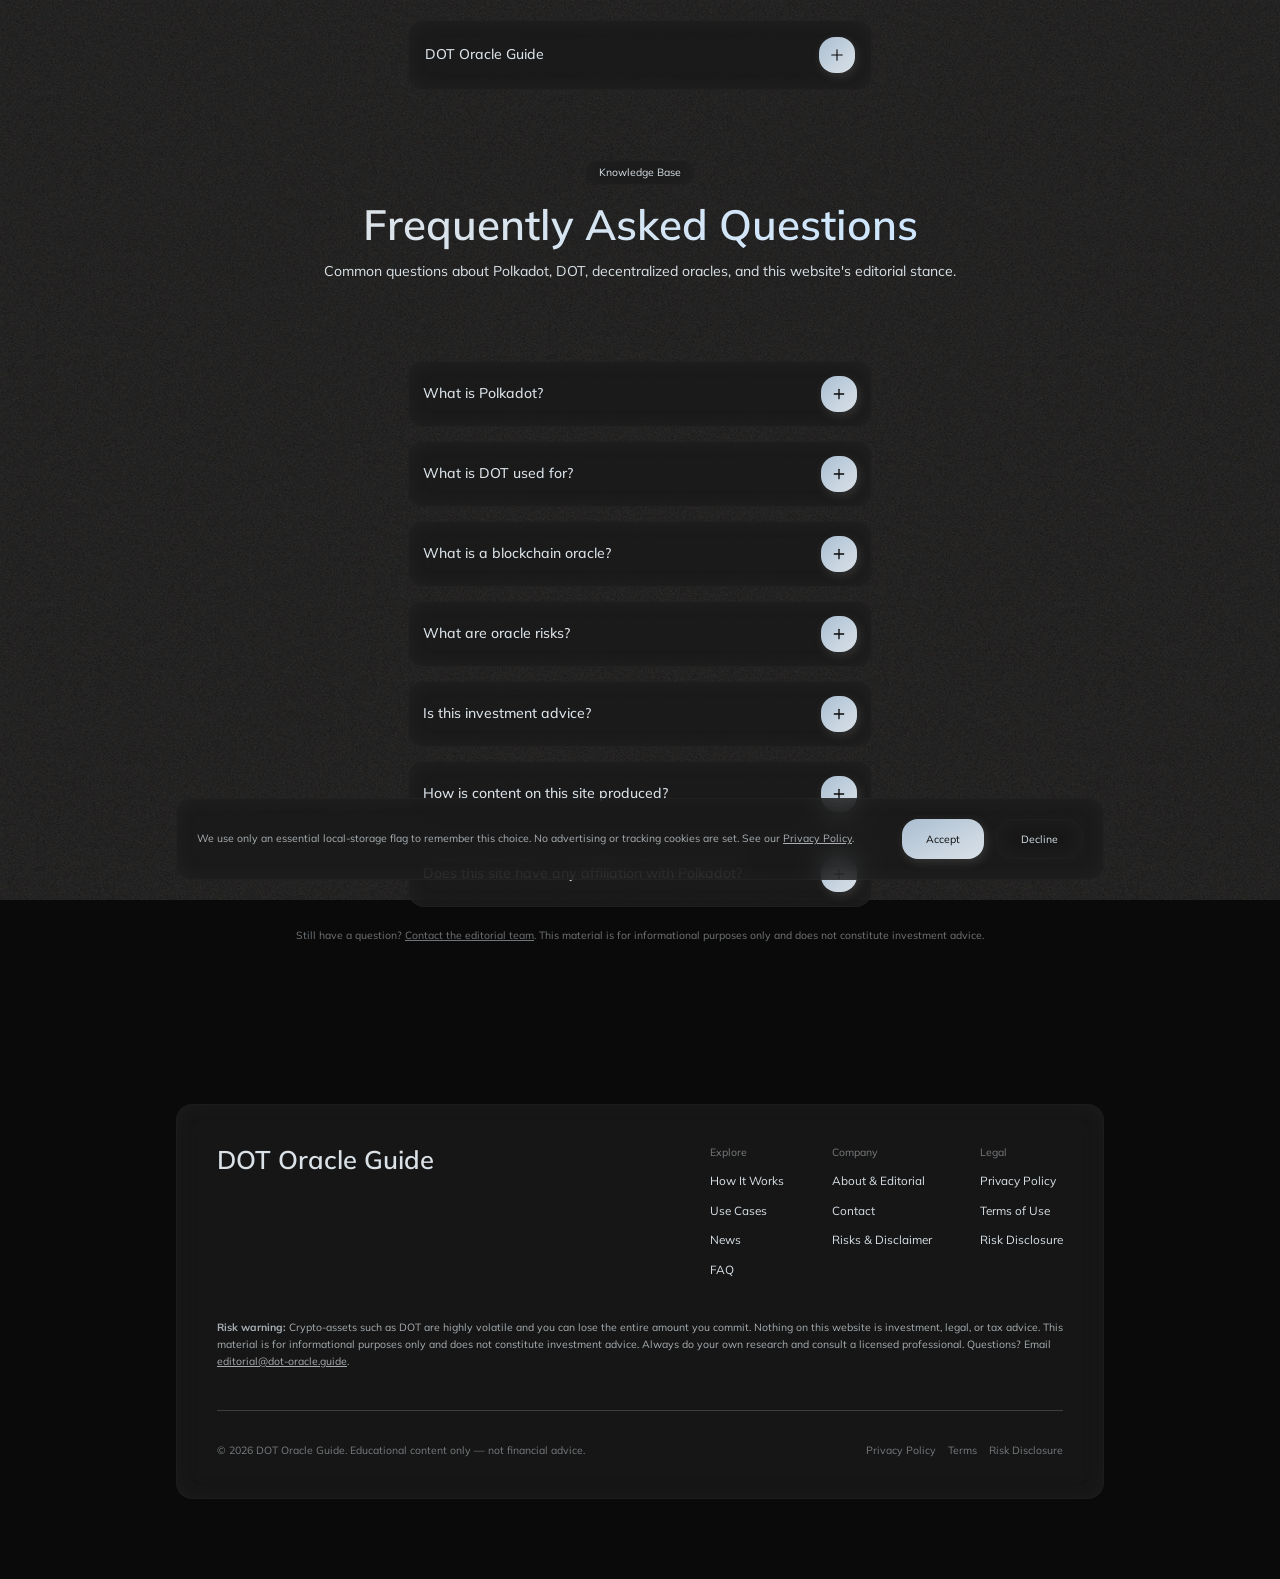
<file: faq/index.html>
<!DOCTYPE html>
<html lang="en">
<head>
    <meta charset="UTF-8">
    <meta name="viewport" content="width=device-width, initial-scale=1.0">
    <title>FAQ — Polkadot, DOT &amp; Oracles | DOT Oracle Guide</title>
    <meta name="description" content="Answers to common questions: what is Polkadot, what is DOT used for, what are oracle risks, and whether this site provides investment advice (it does not).">
    <link rel="canonical" href="https://dot-oracle.guide/faq/">
    <meta property="og:type" content="article">
    <meta property="og:site_name" content="DOT Oracle Guide">
    <meta property="og:title" content="FAQ — Polkadot, DOT &amp; Oracles | DOT Oracle Guide">
    <meta property="og:description" content="Answers to common questions: what is Polkadot, what is DOT used for, what are oracle risks, and whether this site provides investment advice (it does not).">
    <meta property="og:url" content="https://dot-oracle.guide/faq/">
    <meta property="og:image" content="https://dot-oracle.guide/assets/img/3d-rendering-blockchain-technology_23-2151480184.jpg">
    <meta name="twitter:card" content="summary_large_image">
    <meta name="twitter:title" content="FAQ — Polkadot, DOT &amp; Oracles | DOT Oracle Guide">
    <meta name="twitter:description" content="Answers to common questions: what is Polkadot, what is DOT used for, what are oracle risks, and whether this site provides investment advice (it does not).">
    <meta name="twitter:image" content="https://dot-oracle.guide/assets/img/3d-rendering-blockchain-technology_23-2151480184.jpg">
    
    <link href="../assets/main.css" rel="stylesheet">
    <script type="application/ld+json">{"@context": "https://schema.org", "@type": "FAQPage", "mainEntity": [{"@type": "Question", "name": "What is Polkadot?", "acceptedAnswer": {"@type": "Answer", "text": "Polkadot is a layer-0 blockchain network launched in 2020 that connects specialized blockchains (parachains) into one interoperable system. All connected chains share the security of a common validator set on the relay chain."}}, {"@type": "Question", "name": "What is DOT used for?", "acceptedAnswer": {"@type": "Answer", "text": "DOT is Polkadot's native token. It is used for staking to secure the network, voting in on-chain governance (OpenGov), and paying for network resources such as coretime. This description is functional, not an assessment of value."}}, {"@type": "Question", "name": "What is a blockchain oracle?", "acceptedAnswer": {"@type": "Answer", "text": "An oracle is infrastructure that delivers off-chain data — prices, event outcomes, sensor readings — to on-chain smart contracts. Decentralized oracle networks use many independent node operators and aggregation to reduce single points of failure."}}, {"@type": "Question", "name": "What are oracle risks?", "acceptedAnswer": {"@type": "Answer", "text": "Key risks include stale or lagging data, manipulation of thin underlying markets, compromised data sources, node collusion, and software bugs. Applications inherit the trust assumptions of every feed they consume. See our Risks page for details."}}, {"@type": "Question", "name": "Is this investment advice?", "acceptedAnswer": {"@type": "Answer", "text": "No. Nothing on this website is investment, legal, or tax advice. All content is educational and informational. We do not recommend buying, selling, or holding any asset."}}, {"@type": "Question", "name": "How is content on this site produced?", "acceptedAnswer": {"@type": "Answer", "text": "Content is written by our editorial team, based on public documentation and reputable sources, then reviewed for neutrality. Each news article lists its sources, publication date, and last update. See the About page for our editorial policy."}}, {"@type": "Question", "name": "Does this site have any affiliation with Polkadot?", "acceptedAnswer": {"@type": "Answer", "text": "No. This is an independent educational project. It is not affiliated with, endorsed by, or sponsored by the Web3 Foundation, Parity Technologies, or any oracle provider."}}]}</script>
</head>
  <body>
    <div id="root"><div class="fixed inset-0 -z-10 overflow-hidden bg-background-accent/10 pointer-events-none select-none" aria-hidden="true"><div class="absolute inset-0 bg-repeat mix-blend-overlay opacity-10 bg-noise bg-size-[512px]"></div></div><nav data-section="navbar" class="fixed z-1000 top-5 left-1/2 -translate-x-1/2 w-content-width"><div class="mx-auto w-full md:w-1/2 overflow-hidden rounded backdrop-blur-sm card"><div class="relative z-10 flex items-center justify-between gap-3 xl:gap-4 2xl:gap-5 p-3 xl:p-4 2xl:p-5"><a href="/" class="text-xl font-medium text-foreground">DOT Oracle Guide</a><div class="flex items-center justify-center shrink-0 size-9 rounded cursor-pointer primary-button"><svg xmlns="http://www.w3.org/2000/svg" width="24" height="24" viewBox="0 0 24 24" fill="none" stroke="currentColor" stroke-width="1.5" stroke-linecap="round" stroke-linejoin="round" class="lucide lucide-plus w-1/2 h-1/2 text-primary-cta-text transition-transform duration-300 rotate-0" aria-hidden="true"><path d="M5 12h14"></path><path d="M12 5v14"></path></svg></div></div><div id="nav-menu" class="hidden relative z-10 flex-col items-start gap-1 px-3 pb-3 xl:px-4 xl:pb-4 2xl:px-5 2xl:pb-5 border-t border-foreground/20"><a href="/" class="text-base py-2 hover:opacity-75 transition-opacity">Home</a><a href="/how-it-works/" class="text-base py-2 hover:opacity-75 transition-opacity">How It Works</a><a href="/use-cases/" class="text-base py-2 hover:opacity-75 transition-opacity">Use Cases</a><a href="/news/" class="text-base py-2 hover:opacity-75 transition-opacity">News</a><a href="/risks/" class="text-base py-2 hover:opacity-75 transition-opacity">Risks</a><a href="/faq/" class="text-base py-2 hover:opacity-75 transition-opacity">FAQ</a><a href="/about/" class="text-base py-2 hover:opacity-75 transition-opacity">About</a></div></div></nav><main class="flex-grow"><div data-section="page-hero"><section class="pt-40 pb-10"><div class="w-content-width mx-auto flex flex-col items-center gap-3"><div class="px-3 py-1 mb-1 text-sm card rounded w-fit"><p>Knowledge Base</p></div>
<h1 class="bg-gradient-to-r from-foreground to-primary-cta bg-clip-text text-transparent pb-[0.1em] -mb-[0.1em] text-6xl 2xl:text-7xl leading-[1.15] font-semibold text-center text-balance">Frequently Asked Questions</h1>
<p class="md:max-w-7/10 text-lg md:text-xl leading-snug text-center text-balance">Common questions about Polkadot, DOT, decentralized oracles, and this website&#39;s editorial stance.</p></div></section></div>
<div id="faq" data-section="faq"><section class="py-10 pb-20"><div class="w-content-width mx-auto flex flex-col gap-5">
<div class="md:max-w-1/2 mx-auto w-full flex flex-col gap-3 xl:gap-3.5 2xl:gap-4"><div class="p-3 xl:p-3.5 2xl:p-4 rounded card select-none" data-faq-item><button type="button" data-faq-toggle class="w-full flex items-center justify-between gap-3 xl:gap-3.5 2xl:gap-4 text-left cursor-pointer bg-transparent"><h3 class="text-lg md:text-xl font-medium leading-snug">What is Polkadot?</h3><span class="flex shrink-0 items-center justify-center size-8 md:size-9 rounded primary-button"><svg xmlns="http://www.w3.org/2000/svg" width="24" height="24" viewBox="0 0 24 24" fill="none" stroke="currentColor" stroke-width="2" stroke-linecap="round" stroke-linejoin="round" class="lucide lucide-plus size-3.5 md:size-4 text-primary-cta-text transition-transform duration-300" aria-hidden="true"><path d="M5 12h14"></path><path d="M12 5v14"></path></svg></span></button><div class="hidden pt-3" data-faq-answer><p class="text-sm md:text-base opacity-75 leading-relaxed">Polkadot is a layer-0 blockchain network launched in 2020 that connects specialized blockchains (parachains) into one interoperable system. All connected chains share the security of a common validator set on the relay chain.</p></div></div><div class="p-3 xl:p-3.5 2xl:p-4 rounded card select-none" data-faq-item><button type="button" data-faq-toggle class="w-full flex items-center justify-between gap-3 xl:gap-3.5 2xl:gap-4 text-left cursor-pointer bg-transparent"><h3 class="text-lg md:text-xl font-medium leading-snug">What is DOT used for?</h3><span class="flex shrink-0 items-center justify-center size-8 md:size-9 rounded primary-button"><svg xmlns="http://www.w3.org/2000/svg" width="24" height="24" viewBox="0 0 24 24" fill="none" stroke="currentColor" stroke-width="2" stroke-linecap="round" stroke-linejoin="round" class="lucide lucide-plus size-3.5 md:size-4 text-primary-cta-text transition-transform duration-300" aria-hidden="true"><path d="M5 12h14"></path><path d="M12 5v14"></path></svg></span></button><div class="hidden pt-3" data-faq-answer><p class="text-sm md:text-base opacity-75 leading-relaxed">DOT is Polkadot&#39;s native token. It is used for staking to secure the network, voting in on-chain governance (OpenGov), and paying for network resources such as coretime. This description is functional, not an assessment of value.</p></div></div><div class="p-3 xl:p-3.5 2xl:p-4 rounded card select-none" data-faq-item><button type="button" data-faq-toggle class="w-full flex items-center justify-between gap-3 xl:gap-3.5 2xl:gap-4 text-left cursor-pointer bg-transparent"><h3 class="text-lg md:text-xl font-medium leading-snug">What is a blockchain oracle?</h3><span class="flex shrink-0 items-center justify-center size-8 md:size-9 rounded primary-button"><svg xmlns="http://www.w3.org/2000/svg" width="24" height="24" viewBox="0 0 24 24" fill="none" stroke="currentColor" stroke-width="2" stroke-linecap="round" stroke-linejoin="round" class="lucide lucide-plus size-3.5 md:size-4 text-primary-cta-text transition-transform duration-300" aria-hidden="true"><path d="M5 12h14"></path><path d="M12 5v14"></path></svg></span></button><div class="hidden pt-3" data-faq-answer><p class="text-sm md:text-base opacity-75 leading-relaxed">An oracle is infrastructure that delivers off-chain data — prices, event outcomes, sensor readings — to on-chain smart contracts. Decentralized oracle networks use many independent node operators and aggregation to reduce single points of failure.</p></div></div><div class="p-3 xl:p-3.5 2xl:p-4 rounded card select-none" data-faq-item><button type="button" data-faq-toggle class="w-full flex items-center justify-between gap-3 xl:gap-3.5 2xl:gap-4 text-left cursor-pointer bg-transparent"><h3 class="text-lg md:text-xl font-medium leading-snug">What are oracle risks?</h3><span class="flex shrink-0 items-center justify-center size-8 md:size-9 rounded primary-button"><svg xmlns="http://www.w3.org/2000/svg" width="24" height="24" viewBox="0 0 24 24" fill="none" stroke="currentColor" stroke-width="2" stroke-linecap="round" stroke-linejoin="round" class="lucide lucide-plus size-3.5 md:size-4 text-primary-cta-text transition-transform duration-300" aria-hidden="true"><path d="M5 12h14"></path><path d="M12 5v14"></path></svg></span></button><div class="hidden pt-3" data-faq-answer><p class="text-sm md:text-base opacity-75 leading-relaxed">Key risks include stale or lagging data, manipulation of thin underlying markets, compromised data sources, node collusion, and software bugs. Applications inherit the trust assumptions of every feed they consume. See our Risks page for details.</p></div></div><div class="p-3 xl:p-3.5 2xl:p-4 rounded card select-none" data-faq-item><button type="button" data-faq-toggle class="w-full flex items-center justify-between gap-3 xl:gap-3.5 2xl:gap-4 text-left cursor-pointer bg-transparent"><h3 class="text-lg md:text-xl font-medium leading-snug">Is this investment advice?</h3><span class="flex shrink-0 items-center justify-center size-8 md:size-9 rounded primary-button"><svg xmlns="http://www.w3.org/2000/svg" width="24" height="24" viewBox="0 0 24 24" fill="none" stroke="currentColor" stroke-width="2" stroke-linecap="round" stroke-linejoin="round" class="lucide lucide-plus size-3.5 md:size-4 text-primary-cta-text transition-transform duration-300" aria-hidden="true"><path d="M5 12h14"></path><path d="M12 5v14"></path></svg></span></button><div class="hidden pt-3" data-faq-answer><p class="text-sm md:text-base opacity-75 leading-relaxed">No. Nothing on this website is investment, legal, or tax advice. All content is educational and informational. We do not recommend buying, selling, or holding any asset.</p></div></div><div class="p-3 xl:p-3.5 2xl:p-4 rounded card select-none" data-faq-item><button type="button" data-faq-toggle class="w-full flex items-center justify-between gap-3 xl:gap-3.5 2xl:gap-4 text-left cursor-pointer bg-transparent"><h3 class="text-lg md:text-xl font-medium leading-snug">How is content on this site produced?</h3><span class="flex shrink-0 items-center justify-center size-8 md:size-9 rounded primary-button"><svg xmlns="http://www.w3.org/2000/svg" width="24" height="24" viewBox="0 0 24 24" fill="none" stroke="currentColor" stroke-width="2" stroke-linecap="round" stroke-linejoin="round" class="lucide lucide-plus size-3.5 md:size-4 text-primary-cta-text transition-transform duration-300" aria-hidden="true"><path d="M5 12h14"></path><path d="M12 5v14"></path></svg></span></button><div class="hidden pt-3" data-faq-answer><p class="text-sm md:text-base opacity-75 leading-relaxed">Content is written by our editorial team, based on public documentation and reputable sources, then reviewed for neutrality. Each news article lists its sources, publication date, and last update. See the About page for our editorial policy.</p></div></div><div class="p-3 xl:p-3.5 2xl:p-4 rounded card select-none" data-faq-item><button type="button" data-faq-toggle class="w-full flex items-center justify-between gap-3 xl:gap-3.5 2xl:gap-4 text-left cursor-pointer bg-transparent"><h3 class="text-lg md:text-xl font-medium leading-snug">Does this site have any affiliation with Polkadot?</h3><span class="flex shrink-0 items-center justify-center size-8 md:size-9 rounded primary-button"><svg xmlns="http://www.w3.org/2000/svg" width="24" height="24" viewBox="0 0 24 24" fill="none" stroke="currentColor" stroke-width="2" stroke-linecap="round" stroke-linejoin="round" class="lucide lucide-plus size-3.5 md:size-4 text-primary-cta-text transition-transform duration-300" aria-hidden="true"><path d="M5 12h14"></path><path d="M12 5v14"></path></svg></span></button><div class="hidden pt-3" data-faq-answer><p class="text-sm md:text-base opacity-75 leading-relaxed">No. This is an independent educational project. It is not affiliated with, endorsed by, or sponsored by the Web3 Foundation, Parity Technologies, or any oracle provider.</p></div></div></div>
<p class="text-sm leading-relaxed opacity-50 text-center">Still have a question? <a href="/about/#contact" class="underline hover:opacity-75">Contact the editorial team</a>. This material is for informational purposes only and does not constitute investment advice.</p>
</div></section></div></main><footer data-section="footer" aria-label="Site footer" class="w-full py-20"><div class="w-content-width mx-auto p-10 rounded-lg card"><div class="flex flex-col md:flex-row gap-10 md:gap-0 justify-between items-start mb-10"><h2 class="text-4xl font-semibold">DOT Oracle Guide</h2><div class="w-full md:w-fit flex flex-wrap gap-y-10 md:gap-12"><div class="w-1/2 md:w-auto flex flex-col items-start gap-3"><h3 class="text-sm opacity-50 truncate">Explore</h3><a href="/how-it-works/" class="text-base hover:opacity-75 transition-opacity">How It Works</a><a href="/use-cases/" class="text-base hover:opacity-75 transition-opacity">Use Cases</a><a href="/news/" class="text-base hover:opacity-75 transition-opacity">News</a><a href="/faq/" class="text-base hover:opacity-75 transition-opacity">FAQ</a></div><div class="w-1/2 md:w-auto flex flex-col items-start gap-3"><h3 class="text-sm opacity-50 truncate">Company</h3><a href="/about/" class="text-base hover:opacity-75 transition-opacity">About &amp; Editorial</a><a href="/about/#contact" class="text-base hover:opacity-75 transition-opacity">Contact</a><a href="/risks/" class="text-base hover:opacity-75 transition-opacity">Risks &amp; Disclaimer</a></div><div class="w-1/2 md:w-auto flex flex-col items-start gap-3"><h3 class="text-sm opacity-50 truncate">Legal</h3><a href="/privacy/" class="text-base hover:opacity-75 transition-opacity">Privacy Policy</a><a href="/terms/" class="text-base hover:opacity-75 transition-opacity">Terms of Use</a><a href="/risk-disclosure/" class="text-base hover:opacity-75 transition-opacity">Risk Disclosure</a></div></div></div><p class="text-sm opacity-75 leading-relaxed mb-10"><strong>Risk warning:</strong> Crypto-assets such as DOT are highly volatile and you can lose the entire amount you commit. Nothing on this website is investment, legal, or tax advice. This material is for informational purposes only and does not constitute investment advice. Always do your own research and consult a licensed professional. Questions? Email <a href="mailto:editorial@dot-oracle.guide" class="underline hover:opacity-75">editorial@dot-oracle.guide</a>.</p><div class="flex flex-col md:flex-row gap-3 items-start md:items-center justify-between pt-8 border-t border-foreground/20"><span class="text-sm opacity-50">© 2026 DOT Oracle Guide. Educational content only — not financial advice.</span><div class="flex items-center gap-3"><a href="/privacy/" class="text-sm opacity-50 hover:opacity-75 transition-opacity">Privacy Policy</a><a href="/terms/" class="text-sm opacity-50 hover:opacity-75 transition-opacity">Terms</a><a href="/risk-disclosure/" class="text-sm opacity-50 hover:opacity-75 transition-opacity">Risk Disclosure</a></div></div></div></footer><div id="cookie-banner" class="hidden fixed bottom-5 left-1/2 -translate-x-1/2 z-1000 w-content-width" role="dialog" aria-label="Cookie consent"><div class="card rounded backdrop-blur-sm p-5 flex flex-col md:flex-row items-start md:items-center justify-between gap-3"><p class="text-sm opacity-75 leading-relaxed">We use only an essential local-storage flag to remember this choice. No advertising or tracking cookies are set. See our <a href="/privacy/" class="underline hover:opacity-75">Privacy Policy</a>.</p><div class="flex items-center gap-3 shrink-0"><button id="cookie-accept" type="button" class="flex items-center justify-center h-10 px-6 text-sm rounded primary-button text-primary-cta-text cursor-pointer">Accept</button><button id="cookie-decline" type="button" class="flex items-center justify-center h-10 px-6 text-sm rounded card cursor-pointer hover:opacity-75 transition-opacity">Decline</button></div></div></div></div>
    <script src="../assets/main.js" defer></script>
  </body>
</html>
</file>
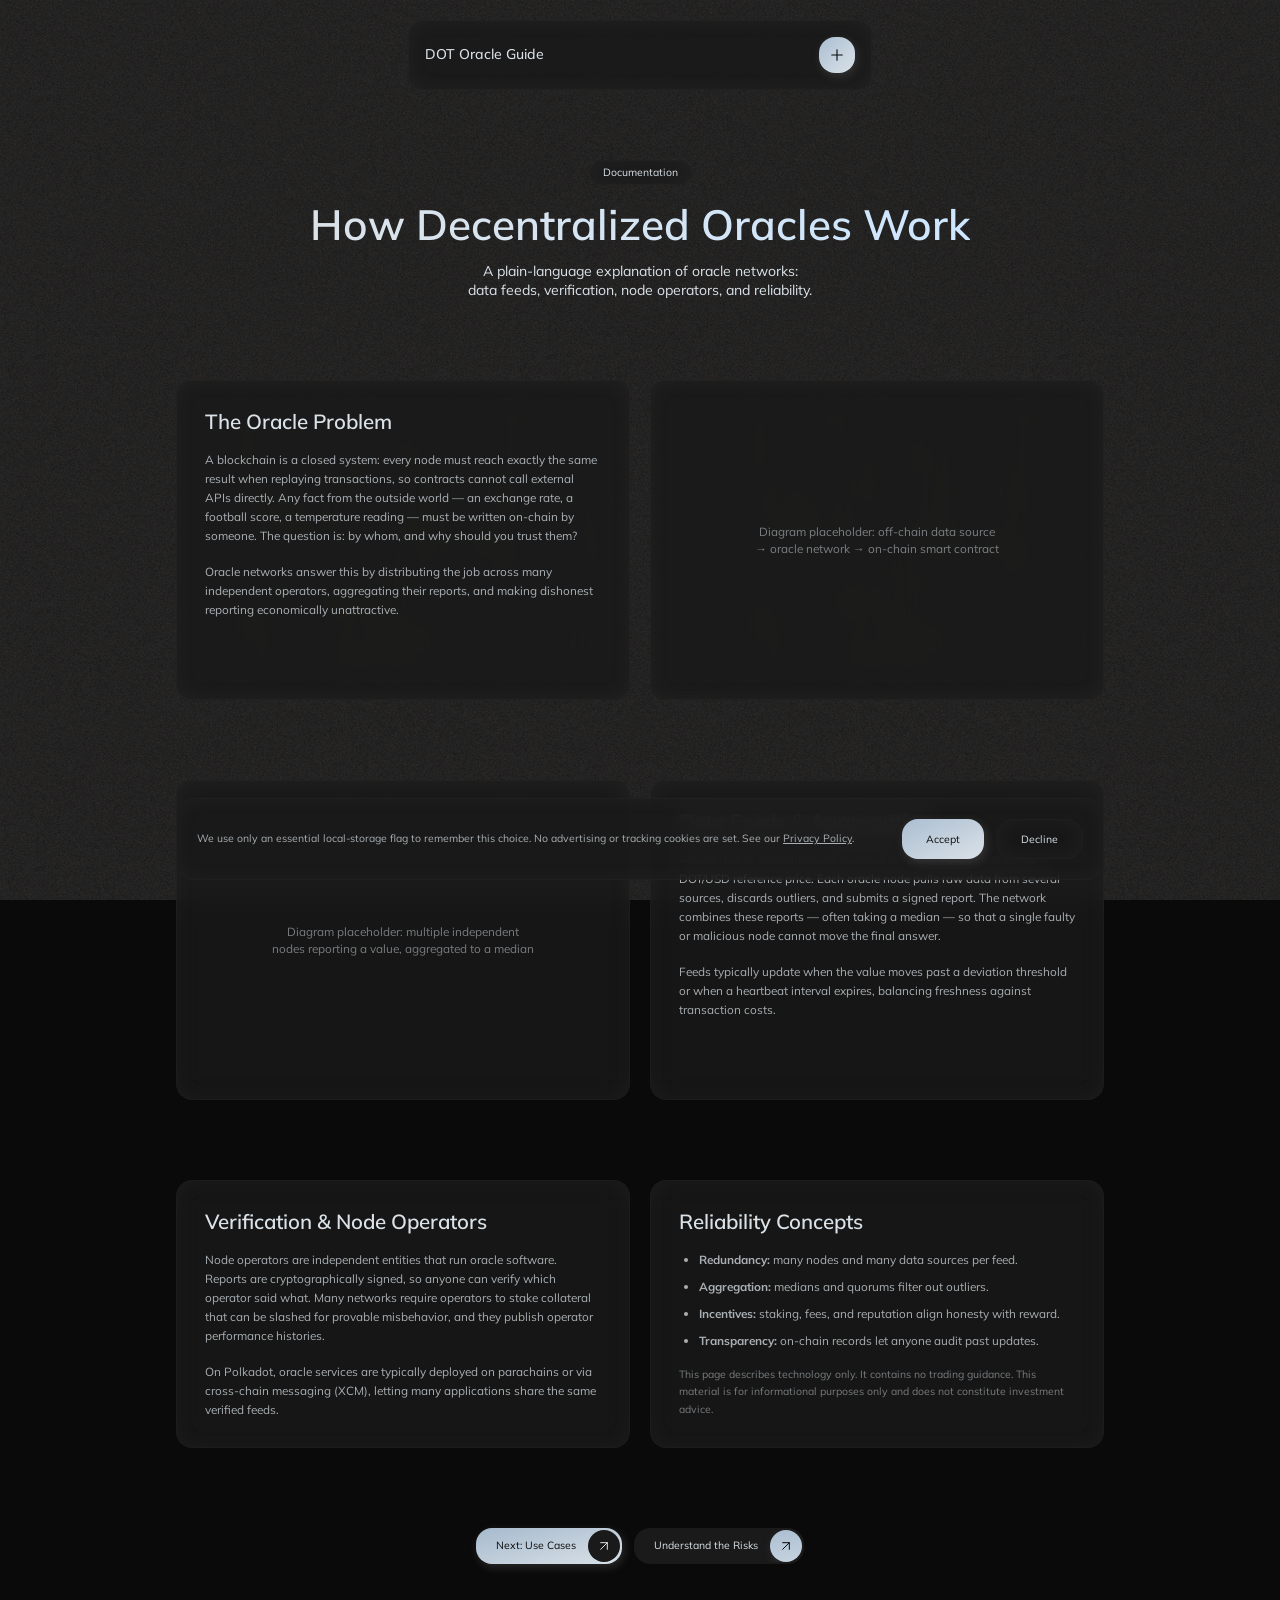
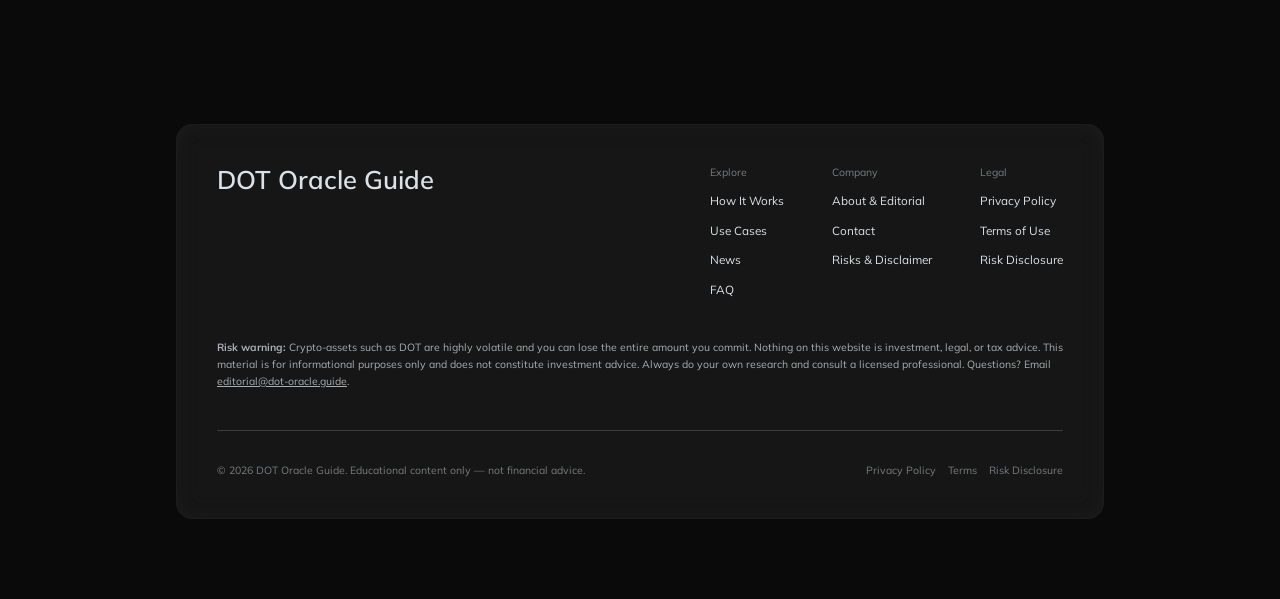
<file: how-it-works/index.html>
<!DOCTYPE html>
<html lang="en">
<head>
    <meta charset="UTF-8">
    <meta name="viewport" content="width=device-width, initial-scale=1.0">
    <title>How Decentralized Oracles Work | DOT Oracle Guide</title>
    <meta name="description" content="Plain-language guide to oracle networks on Polkadot: data feeds, aggregation, verification, node operators, and reliability concepts. Educational only.">
    <link rel="canonical" href="https://dot-oracle.guide/how-it-works/">
    <meta property="og:type" content="article">
    <meta property="og:site_name" content="DOT Oracle Guide">
    <meta property="og:title" content="How Decentralized Oracles Work | DOT Oracle Guide">
    <meta property="og:description" content="Plain-language guide to oracle networks on Polkadot: data feeds, aggregation, verification, node operators, and reliability concepts. Educational only.">
    <meta property="og:url" content="https://dot-oracle.guide/how-it-works/">
    <meta property="og:image" content="https://dot-oracle.guide/assets/img/3d-rendering-blockchain-technology_23-2151480184.jpg">
    <meta name="twitter:card" content="summary_large_image">
    <meta name="twitter:title" content="How Decentralized Oracles Work | DOT Oracle Guide">
    <meta name="twitter:description" content="Plain-language guide to oracle networks on Polkadot: data feeds, aggregation, verification, node operators, and reliability concepts. Educational only.">
    <meta name="twitter:image" content="https://dot-oracle.guide/assets/img/3d-rendering-blockchain-technology_23-2151480184.jpg">
    
    <link href="../assets/main.css" rel="stylesheet">
</head>
  <body>
    <div id="root"><div class="fixed inset-0 -z-10 overflow-hidden bg-background-accent/10 pointer-events-none select-none" aria-hidden="true"><div class="absolute inset-0 bg-repeat mix-blend-overlay opacity-10 bg-noise bg-size-[512px]"></div></div><nav data-section="navbar" class="fixed z-1000 top-5 left-1/2 -translate-x-1/2 w-content-width"><div class="mx-auto w-full md:w-1/2 overflow-hidden rounded backdrop-blur-sm card"><div class="relative z-10 flex items-center justify-between gap-3 xl:gap-4 2xl:gap-5 p-3 xl:p-4 2xl:p-5"><a href="/" class="text-xl font-medium text-foreground">DOT Oracle Guide</a><div class="flex items-center justify-center shrink-0 size-9 rounded cursor-pointer primary-button"><svg xmlns="http://www.w3.org/2000/svg" width="24" height="24" viewBox="0 0 24 24" fill="none" stroke="currentColor" stroke-width="1.5" stroke-linecap="round" stroke-linejoin="round" class="lucide lucide-plus w-1/2 h-1/2 text-primary-cta-text transition-transform duration-300 rotate-0" aria-hidden="true"><path d="M5 12h14"></path><path d="M12 5v14"></path></svg></div></div><div id="nav-menu" class="hidden relative z-10 flex-col items-start gap-1 px-3 pb-3 xl:px-4 xl:pb-4 2xl:px-5 2xl:pb-5 border-t border-foreground/20"><a href="/" class="text-base py-2 hover:opacity-75 transition-opacity">Home</a><a href="/how-it-works/" class="text-base py-2 hover:opacity-75 transition-opacity">How It Works</a><a href="/use-cases/" class="text-base py-2 hover:opacity-75 transition-opacity">Use Cases</a><a href="/news/" class="text-base py-2 hover:opacity-75 transition-opacity">News</a><a href="/risks/" class="text-base py-2 hover:opacity-75 transition-opacity">Risks</a><a href="/faq/" class="text-base py-2 hover:opacity-75 transition-opacity">FAQ</a><a href="/about/" class="text-base py-2 hover:opacity-75 transition-opacity">About</a></div></div></nav><main class="flex-grow"><div id="how-hero" data-section="page-hero"><section class="pt-40 pb-10"><div class="w-content-width mx-auto flex flex-col items-center gap-3"><div class="px-3 py-1 mb-1 text-sm card rounded w-fit"><p>Documentation</p></div>
<h1 class="bg-gradient-to-r from-foreground to-primary-cta bg-clip-text text-transparent pb-[0.1em] -mb-[0.1em] text-6xl 2xl:text-7xl leading-[1.15] font-semibold text-center text-balance">How Decentralized Oracles Work</h1>
<p class="md:max-w-7/10 text-lg md:text-xl leading-snug text-center text-balance">A plain-language explanation of oracle networks: data feeds, verification, node operators, and reliability.</p></div></section></div>
<div data-section="oracle-basics"><section class="py-10"><div class="w-content-width mx-auto grid grid-cols-1 md:grid-cols-2 gap-5">
<div class="p-6 xl:p-7 2xl:p-8 card rounded flex flex-col gap-4"><h2 class="text-3xl font-semibold">The Oracle Problem</h2>
<p class="text-base leading-relaxed opacity-75">A blockchain is a closed system: every node must reach exactly the same result when replaying transactions, so contracts cannot call external APIs directly. Any fact from the outside world — an exchange rate, a football score, a temperature reading — must be written on-chain by someone. The question is: by whom, and why should you trust them?</p>
<p class="text-base leading-relaxed opacity-75">Oracle networks answer this by distributing the job across many independent operators, aggregating their reports, and making dishonest reporting economically unattractive.</p></div>
<div class="p-6 xl:p-7 2xl:p-8 card rounded flex items-center justify-center h-80" aria-label="Diagram placeholder"><p class="text-base opacity-50 text-center text-balance">Diagram placeholder: off-chain data source → oracle network → on-chain smart contract</p></div>
</div></section></div>
<div data-section="data-feeds"><section class="py-10"><div class="w-content-width mx-auto grid grid-cols-1 md:grid-cols-2 gap-5">
<div class="p-6 xl:p-7 2xl:p-8 card rounded flex items-center justify-center h-80" aria-label="Diagram placeholder"><p class="text-base opacity-50 text-center text-balance">Diagram placeholder: multiple independent nodes reporting a value, aggregated to a median</p></div>
<div class="p-6 xl:p-7 2xl:p-8 card rounded flex flex-col gap-4"><h2 class="text-3xl font-semibold">Data Feeds &amp; Aggregation</h2>
<p class="text-base leading-relaxed opacity-75">A data feed is a continuously updated on-chain value, such as the DOT/USD reference price. Each oracle node pulls raw data from several sources, discards outliers, and submits a signed report. The network combines these reports — often taking a median — so that a single faulty or malicious node cannot move the final answer.</p>
<p class="text-base leading-relaxed opacity-75">Feeds typically update when the value moves past a deviation threshold or when a heartbeat interval expires, balancing freshness against transaction costs.</p></div>
</div></section></div>
<div data-section="verification"><section class="py-10"><div class="w-content-width mx-auto grid grid-cols-1 md:grid-cols-2 gap-5">
<div class="p-6 xl:p-7 2xl:p-8 card rounded flex flex-col gap-4"><h2 class="text-3xl font-semibold">Verification &amp; Node Operators</h2>
<p class="text-base leading-relaxed opacity-75">Node operators are independent entities that run oracle software. Reports are cryptographically signed, so anyone can verify which operator said what. Many networks require operators to stake collateral that can be slashed for provable misbehavior, and they publish operator performance histories.</p>
<p class="text-base leading-relaxed opacity-75">On Polkadot, oracle services are typically deployed on parachains or via cross-chain messaging (XCM), letting many applications share the same verified feeds.</p></div>
<div class="p-6 xl:p-7 2xl:p-8 card rounded flex flex-col gap-4"><h2 class="text-3xl font-semibold">Reliability Concepts</h2>
<ul class="list-disc pl-5 flex flex-col gap-2 text-base leading-relaxed opacity-75">
<li><strong>Redundancy:</strong> many nodes and many data sources per feed.</li>
<li><strong>Aggregation:</strong> medians and quorums filter out outliers.</li>
<li><strong>Incentives:</strong> staking, fees, and reputation align honesty with reward.</li>
<li><strong>Transparency:</strong> on-chain records let anyone audit past updates.</li>
</ul>
<p class="text-sm leading-relaxed opacity-50">This page describes technology only. It contains no trading guidance. This material is for informational purposes only and does not constitute investment advice.</p></div>
</div></section></div>
<div data-section="next"><section class="py-10 pb-20"><div class="w-content-width mx-auto flex flex-wrap justify-center gap-3"><div><a href="/use-cases/" class="group relative flex items-center gap-3 min-w-0 w-fit max-w-full py-0.5 pl-5 pr-0.5 text-sm rounded cursor-pointer primary-button text-primary-cta-text"><span class="relative z-10 flex-1 truncate md:transition-colors md:duration-500 md:ease-out text-primary-cta-text md:group-hover:text-secondary-cta-text">Next: Use Cases</span><div class="relative z-10 flex items-center justify-center size-8 rounded text-secondary-cta-text"><svg xmlns="http://www.w3.org/2000/svg" width="24" height="24" viewBox="0 0 24 24" fill="none" stroke="currentColor" stroke-width="1.5" stroke-linecap="round" stroke-linejoin="round" class="lucide lucide-arrow-up-right size-4" aria-hidden="true"><path d="M7 7h10v10"></path><path d="M7 17 17 7"></path></svg></div><div class="absolute inset-0.5 z-0 overflow-hidden rounded pointer-events-none"><div class="h-full w-full rounded -translate-x-[calc(-100%+2rem)] md:transition-transform md:duration-500 md:ease-out md:group-hover:translate-x-0 secondary-button"></div></div></a></div><div><a href="/risks/" class="group relative flex items-center gap-3 min-w-0 w-fit max-w-full py-0.5 pl-5 pr-0.5 text-sm rounded cursor-pointer secondary-button text-secondary-cta-text"><span class="relative z-10 flex-1 truncate md:transition-colors md:duration-500 md:ease-out text-secondary-cta-text md:group-hover:text-primary-cta-text">Understand the Risks</span><div class="relative z-10 flex items-center justify-center size-8 rounded text-primary-cta-text"><svg xmlns="http://www.w3.org/2000/svg" width="24" height="24" viewBox="0 0 24 24" fill="none" stroke="currentColor" stroke-width="1.5" stroke-linecap="round" stroke-linejoin="round" class="lucide lucide-arrow-up-right size-4" aria-hidden="true"><path d="M7 7h10v10"></path><path d="M7 17 17 7"></path></svg></div><div class="absolute inset-0.5 z-0 overflow-hidden rounded pointer-events-none"><div class="h-full w-full rounded -translate-x-[calc(-100%+2rem)] md:transition-transform md:duration-500 md:ease-out md:group-hover:translate-x-0 primary-button"></div></div></a></div></div></section></div></main><footer data-section="footer" aria-label="Site footer" class="w-full py-20"><div class="w-content-width mx-auto p-10 rounded-lg card"><div class="flex flex-col md:flex-row gap-10 md:gap-0 justify-between items-start mb-10"><h2 class="text-4xl font-semibold">DOT Oracle Guide</h2><div class="w-full md:w-fit flex flex-wrap gap-y-10 md:gap-12"><div class="w-1/2 md:w-auto flex flex-col items-start gap-3"><h3 class="text-sm opacity-50 truncate">Explore</h3><a href="/how-it-works/" class="text-base hover:opacity-75 transition-opacity">How It Works</a><a href="/use-cases/" class="text-base hover:opacity-75 transition-opacity">Use Cases</a><a href="/news/" class="text-base hover:opacity-75 transition-opacity">News</a><a href="/faq/" class="text-base hover:opacity-75 transition-opacity">FAQ</a></div><div class="w-1/2 md:w-auto flex flex-col items-start gap-3"><h3 class="text-sm opacity-50 truncate">Company</h3><a href="/about/" class="text-base hover:opacity-75 transition-opacity">About &amp; Editorial</a><a href="/about/#contact" class="text-base hover:opacity-75 transition-opacity">Contact</a><a href="/risks/" class="text-base hover:opacity-75 transition-opacity">Risks &amp; Disclaimer</a></div><div class="w-1/2 md:w-auto flex flex-col items-start gap-3"><h3 class="text-sm opacity-50 truncate">Legal</h3><a href="/privacy/" class="text-base hover:opacity-75 transition-opacity">Privacy Policy</a><a href="/terms/" class="text-base hover:opacity-75 transition-opacity">Terms of Use</a><a href="/risk-disclosure/" class="text-base hover:opacity-75 transition-opacity">Risk Disclosure</a></div></div></div><p class="text-sm opacity-75 leading-relaxed mb-10"><strong>Risk warning:</strong> Crypto-assets such as DOT are highly volatile and you can lose the entire amount you commit. Nothing on this website is investment, legal, or tax advice. This material is for informational purposes only and does not constitute investment advice. Always do your own research and consult a licensed professional. Questions? Email <a href="mailto:editorial@dot-oracle.guide" class="underline hover:opacity-75">editorial@dot-oracle.guide</a>.</p><div class="flex flex-col md:flex-row gap-3 items-start md:items-center justify-between pt-8 border-t border-foreground/20"><span class="text-sm opacity-50">© 2026 DOT Oracle Guide. Educational content only — not financial advice.</span><div class="flex items-center gap-3"><a href="/privacy/" class="text-sm opacity-50 hover:opacity-75 transition-opacity">Privacy Policy</a><a href="/terms/" class="text-sm opacity-50 hover:opacity-75 transition-opacity">Terms</a><a href="/risk-disclosure/" class="text-sm opacity-50 hover:opacity-75 transition-opacity">Risk Disclosure</a></div></div></div></footer><div id="cookie-banner" class="hidden fixed bottom-5 left-1/2 -translate-x-1/2 z-1000 w-content-width" role="dialog" aria-label="Cookie consent"><div class="card rounded backdrop-blur-sm p-5 flex flex-col md:flex-row items-start md:items-center justify-between gap-3"><p class="text-sm opacity-75 leading-relaxed">We use only an essential local-storage flag to remember this choice. No advertising or tracking cookies are set. See our <a href="/privacy/" class="underline hover:opacity-75">Privacy Policy</a>.</p><div class="flex items-center gap-3 shrink-0"><button id="cookie-accept" type="button" class="flex items-center justify-center h-10 px-6 text-sm rounded primary-button text-primary-cta-text cursor-pointer">Accept</button><button id="cookie-decline" type="button" class="flex items-center justify-center h-10 px-6 text-sm rounded card cursor-pointer hover:opacity-75 transition-opacity">Decline</button></div></div></div></div>
    <script src="../assets/main.js" defer></script>
  </body>
</html>
</file>
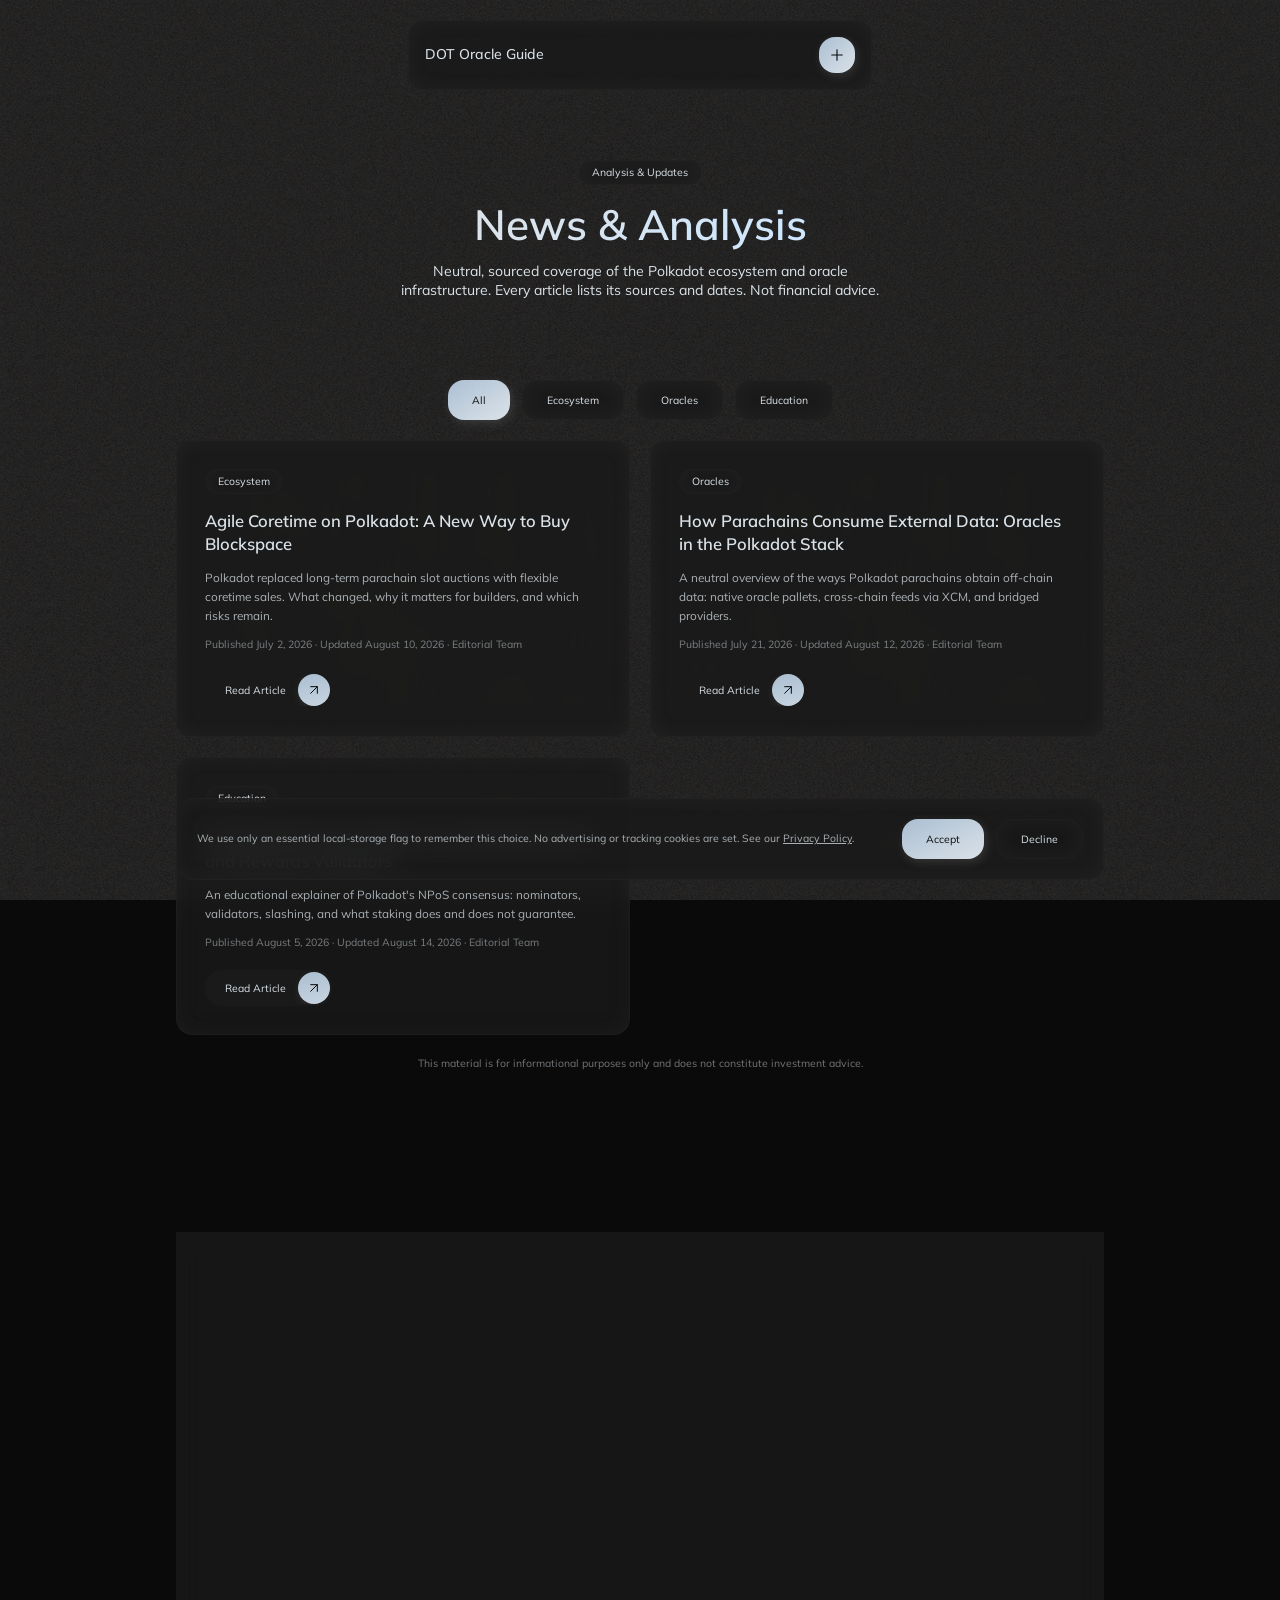
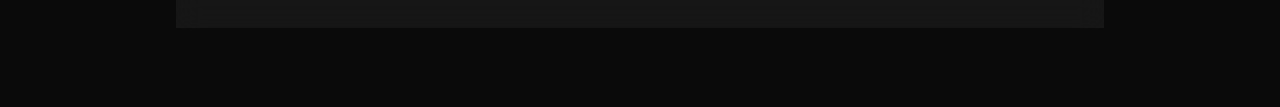
<file: news/index.html>
<!DOCTYPE html>
<html lang="en">
<head>
    <meta charset="UTF-8">
    <meta name="viewport" content="width=device-width, initial-scale=1.0">
    <title>News &amp; Analysis | DOT Oracle Guide</title>
    <meta name="description" content="Neutral, sourced articles about the Polkadot ecosystem and oracle infrastructure, with publication dates, updates, and editorial attribution.">
    <link rel="canonical" href="https://dot-oracle.guide/news/">
    <meta property="og:type" content="website">
    <meta property="og:site_name" content="DOT Oracle Guide">
    <meta property="og:title" content="News &amp; Analysis | DOT Oracle Guide">
    <meta property="og:description" content="Neutral, sourced articles about the Polkadot ecosystem and oracle infrastructure, with publication dates, updates, and editorial attribution.">
    <meta property="og:url" content="https://dot-oracle.guide/news/">
    <meta property="og:image" content="https://dot-oracle.guide/assets/img/3d-rendering-blockchain-technology_23-2151480184.jpg">
    <meta name="twitter:card" content="summary_large_image">
    <meta name="twitter:title" content="News &amp; Analysis | DOT Oracle Guide">
    <meta name="twitter:description" content="Neutral, sourced articles about the Polkadot ecosystem and oracle infrastructure, with publication dates, updates, and editorial attribution.">
    <meta name="twitter:image" content="https://dot-oracle.guide/assets/img/3d-rendering-blockchain-technology_23-2151480184.jpg">
    
    <link href="../assets/main.css" rel="stylesheet">
</head>
  <body>
    <div id="root"><div class="fixed inset-0 -z-10 overflow-hidden bg-background-accent/10 pointer-events-none select-none" aria-hidden="true"><div class="absolute inset-0 bg-repeat mix-blend-overlay opacity-10 bg-noise bg-size-[512px]"></div></div><nav data-section="navbar" class="fixed z-1000 top-5 left-1/2 -translate-x-1/2 w-content-width"><div class="mx-auto w-full md:w-1/2 overflow-hidden rounded backdrop-blur-sm card"><div class="relative z-10 flex items-center justify-between gap-3 xl:gap-4 2xl:gap-5 p-3 xl:p-4 2xl:p-5"><a href="/" class="text-xl font-medium text-foreground">DOT Oracle Guide</a><div class="flex items-center justify-center shrink-0 size-9 rounded cursor-pointer primary-button"><svg xmlns="http://www.w3.org/2000/svg" width="24" height="24" viewBox="0 0 24 24" fill="none" stroke="currentColor" stroke-width="1.5" stroke-linecap="round" stroke-linejoin="round" class="lucide lucide-plus w-1/2 h-1/2 text-primary-cta-text transition-transform duration-300 rotate-0" aria-hidden="true"><path d="M5 12h14"></path><path d="M12 5v14"></path></svg></div></div><div id="nav-menu" class="hidden relative z-10 flex-col items-start gap-1 px-3 pb-3 xl:px-4 xl:pb-4 2xl:px-5 2xl:pb-5 border-t border-foreground/20"><a href="/" class="text-base py-2 hover:opacity-75 transition-opacity">Home</a><a href="/how-it-works/" class="text-base py-2 hover:opacity-75 transition-opacity">How It Works</a><a href="/use-cases/" class="text-base py-2 hover:opacity-75 transition-opacity">Use Cases</a><a href="/news/" class="text-base py-2 hover:opacity-75 transition-opacity">News</a><a href="/risks/" class="text-base py-2 hover:opacity-75 transition-opacity">Risks</a><a href="/faq/" class="text-base py-2 hover:opacity-75 transition-opacity">FAQ</a><a href="/about/" class="text-base py-2 hover:opacity-75 transition-opacity">About</a></div></div></nav><main class="flex-grow"><div data-section="page-hero"><section class="pt-40 pb-10"><div class="w-content-width mx-auto flex flex-col items-center gap-3"><div class="px-3 py-1 mb-1 text-sm card rounded w-fit"><p>Analysis &amp; Updates</p></div>
<h1 class="bg-gradient-to-r from-foreground to-primary-cta bg-clip-text text-transparent pb-[0.1em] -mb-[0.1em] text-6xl 2xl:text-7xl leading-[1.15] font-semibold text-center text-balance">News &amp; Analysis</h1>
<p class="md:max-w-7/10 text-lg md:text-xl leading-snug text-center text-balance">Neutral, sourced coverage of the Polkadot ecosystem and oracle infrastructure. Every article lists its sources and dates. Not financial advice.</p></div></section></div>
<div data-section="news-list"><section class="py-10 pb-20"><div class="w-content-width mx-auto flex flex-col gap-5">
<div class="flex flex-wrap justify-center gap-3"><button type="button" data-filter="all" aria-pressed="true" class="flex items-center justify-center h-10 px-6 text-sm rounded cursor-pointer primary-button text-primary-cta-text">All</button><button type="button" data-filter="ecosystem" aria-pressed="false" class="flex items-center justify-center h-10 px-6 text-sm rounded cursor-pointer card">Ecosystem</button><button type="button" data-filter="oracles" aria-pressed="false" class="flex items-center justify-center h-10 px-6 text-sm rounded cursor-pointer card">Oracles</button><button type="button" data-filter="education" aria-pressed="false" class="flex items-center justify-center h-10 px-6 text-sm rounded cursor-pointer card">Education</button></div>
<div class="grid grid-cols-1 md:grid-cols-2 gap-5"><div class="p-6 xl:p-7 2xl:p-8 card rounded flex flex-col gap-3" data-category="ecosystem">
<div class="px-3 py-1 mb-1 text-sm card rounded w-fit"><p>Ecosystem</p></div>
<h2 class="text-2xl font-semibold leading-snug"><a href="/news/polkadot-agile-coretime/" class="hover:opacity-75 transition-opacity">Agile Coretime on Polkadot: A New Way to Buy Blockspace</a></h2>
<p class="text-base leading-relaxed opacity-75">Polkadot replaced long-term parachain slot auctions with flexible coretime sales. What changed, why it matters for builders, and which risks remain.</p>
<p class="text-sm opacity-50">Published <time datetime="2026-07-02">July 2, 2026</time> · Updated <time datetime="2026-08-10">August 10, 2026</time> · Editorial Team</p>
<div class="flex flex-wrap gap-3 mt-2"><div><a href="/news/polkadot-agile-coretime/" class="group relative flex items-center gap-3 min-w-0 w-fit max-w-full py-0.5 pl-5 pr-0.5 text-sm rounded cursor-pointer secondary-button text-secondary-cta-text"><span class="relative z-10 flex-1 truncate md:transition-colors md:duration-500 md:ease-out text-secondary-cta-text md:group-hover:text-primary-cta-text">Read Article</span><div class="relative z-10 flex items-center justify-center size-8 rounded text-primary-cta-text"><svg xmlns="http://www.w3.org/2000/svg" width="24" height="24" viewBox="0 0 24 24" fill="none" stroke="currentColor" stroke-width="1.5" stroke-linecap="round" stroke-linejoin="round" class="lucide lucide-arrow-up-right size-4" aria-hidden="true"><path d="M7 7h10v10"></path><path d="M7 17 17 7"></path></svg></div><div class="absolute inset-0.5 z-0 overflow-hidden rounded pointer-events-none"><div class="h-full w-full rounded -translate-x-[calc(-100%+2rem)] md:transition-transform md:duration-500 md:ease-out md:group-hover:translate-x-0 primary-button"></div></div></a></div></div>
</div><div class="p-6 xl:p-7 2xl:p-8 card rounded flex flex-col gap-3" data-category="oracles">
<div class="px-3 py-1 mb-1 text-sm card rounded w-fit"><p>Oracles</p></div>
<h2 class="text-2xl font-semibold leading-snug"><a href="/news/oracles-on-polkadot-parachains/" class="hover:opacity-75 transition-opacity">How Parachains Consume External Data: Oracles in the Polkadot Stack</a></h2>
<p class="text-base leading-relaxed opacity-75">A neutral overview of the ways Polkadot parachains obtain off-chain data: native oracle pallets, cross-chain feeds via XCM, and bridged providers.</p>
<p class="text-sm opacity-50">Published <time datetime="2026-07-21">July 21, 2026</time> · Updated <time datetime="2026-08-12">August 12, 2026</time> · Editorial Team</p>
<div class="flex flex-wrap gap-3 mt-2"><div><a href="/news/oracles-on-polkadot-parachains/" class="group relative flex items-center gap-3 min-w-0 w-fit max-w-full py-0.5 pl-5 pr-0.5 text-sm rounded cursor-pointer secondary-button text-secondary-cta-text"><span class="relative z-10 flex-1 truncate md:transition-colors md:duration-500 md:ease-out text-secondary-cta-text md:group-hover:text-primary-cta-text">Read Article</span><div class="relative z-10 flex items-center justify-center size-8 rounded text-primary-cta-text"><svg xmlns="http://www.w3.org/2000/svg" width="24" height="24" viewBox="0 0 24 24" fill="none" stroke="currentColor" stroke-width="1.5" stroke-linecap="round" stroke-linejoin="round" class="lucide lucide-arrow-up-right size-4" aria-hidden="true"><path d="M7 7h10v10"></path><path d="M7 17 17 7"></path></svg></div><div class="absolute inset-0.5 z-0 overflow-hidden rounded pointer-events-none"><div class="h-full w-full rounded -translate-x-[calc(-100%+2rem)] md:transition-transform md:duration-500 md:ease-out md:group-hover:translate-x-0 primary-button"></div></div></a></div></div>
</div><div class="p-6 xl:p-7 2xl:p-8 card rounded flex flex-col gap-3" data-category="education">
<div class="px-3 py-1 mb-1 text-sm card rounded w-fit"><p>Education</p></div>
<h2 class="text-2xl font-semibold leading-snug"><a href="/news/polkadot-staking-explained/" class="hover:opacity-75 transition-opacity">Nominated Proof-of-Stake: How Polkadot Selects and Rewards Validators</a></h2>
<p class="text-base leading-relaxed opacity-75">An educational explainer of Polkadot&#39;s NPoS consensus: nominators, validators, slashing, and what staking does and does not guarantee.</p>
<p class="text-sm opacity-50">Published <time datetime="2026-08-05">August 5, 2026</time> · Updated <time datetime="2026-08-14">August 14, 2026</time> · Editorial Team</p>
<div class="flex flex-wrap gap-3 mt-2"><div><a href="/news/polkadot-staking-explained/" class="group relative flex items-center gap-3 min-w-0 w-fit max-w-full py-0.5 pl-5 pr-0.5 text-sm rounded cursor-pointer secondary-button text-secondary-cta-text"><span class="relative z-10 flex-1 truncate md:transition-colors md:duration-500 md:ease-out text-secondary-cta-text md:group-hover:text-primary-cta-text">Read Article</span><div class="relative z-10 flex items-center justify-center size-8 rounded text-primary-cta-text"><svg xmlns="http://www.w3.org/2000/svg" width="24" height="24" viewBox="0 0 24 24" fill="none" stroke="currentColor" stroke-width="1.5" stroke-linecap="round" stroke-linejoin="round" class="lucide lucide-arrow-up-right size-4" aria-hidden="true"><path d="M7 7h10v10"></path><path d="M7 17 17 7"></path></svg></div><div class="absolute inset-0.5 z-0 overflow-hidden rounded pointer-events-none"><div class="h-full w-full rounded -translate-x-[calc(-100%+2rem)] md:transition-transform md:duration-500 md:ease-out md:group-hover:translate-x-0 primary-button"></div></div></a></div></div>
</div></div>
<p class="text-sm leading-relaxed opacity-50 text-center">This material is for informational purposes only and does not constitute investment advice.</p>
</div></section></div></main><footer data-section="footer" aria-label="Site footer" class="w-full py-20"><div class="w-content-width mx-auto p-10 rounded-lg card"><div class="flex flex-col md:flex-row gap-10 md:gap-0 justify-between items-start mb-10"><h2 class="text-4xl font-semibold">DOT Oracle Guide</h2><div class="w-full md:w-fit flex flex-wrap gap-y-10 md:gap-12"><div class="w-1/2 md:w-auto flex flex-col items-start gap-3"><h3 class="text-sm opacity-50 truncate">Explore</h3><a href="/how-it-works/" class="text-base hover:opacity-75 transition-opacity">How It Works</a><a href="/use-cases/" class="text-base hover:opacity-75 transition-opacity">Use Cases</a><a href="/news/" class="text-base hover:opacity-75 transition-opacity">News</a><a href="/faq/" class="text-base hover:opacity-75 transition-opacity">FAQ</a></div><div class="w-1/2 md:w-auto flex flex-col items-start gap-3"><h3 class="text-sm opacity-50 truncate">Company</h3><a href="/about/" class="text-base hover:opacity-75 transition-opacity">About &amp; Editorial</a><a href="/about/#contact" class="text-base hover:opacity-75 transition-opacity">Contact</a><a href="/risks/" class="text-base hover:opacity-75 transition-opacity">Risks &amp; Disclaimer</a></div><div class="w-1/2 md:w-auto flex flex-col items-start gap-3"><h3 class="text-sm opacity-50 truncate">Legal</h3><a href="/privacy/" class="text-base hover:opacity-75 transition-opacity">Privacy Policy</a><a href="/terms/" class="text-base hover:opacity-75 transition-opacity">Terms of Use</a><a href="/risk-disclosure/" class="text-base hover:opacity-75 transition-opacity">Risk Disclosure</a></div></div></div><p class="text-sm opacity-75 leading-relaxed mb-10"><strong>Risk warning:</strong> Crypto-assets such as DOT are highly volatile and you can lose the entire amount you commit. Nothing on this website is investment, legal, or tax advice. This material is for informational purposes only and does not constitute investment advice. Always do your own research and consult a licensed professional. Questions? Email <a href="mailto:editorial@dot-oracle.guide" class="underline hover:opacity-75">editorial@dot-oracle.guide</a>.</p><div class="flex flex-col md:flex-row gap-3 items-start md:items-center justify-between pt-8 border-t border-foreground/20"><span class="text-sm opacity-50">© 2026 DOT Oracle Guide. Educational content only — not financial advice.</span><div class="flex items-center gap-3"><a href="/privacy/" class="text-sm opacity-50 hover:opacity-75 transition-opacity">Privacy Policy</a><a href="/terms/" class="text-sm opacity-50 hover:opacity-75 transition-opacity">Terms</a><a href="/risk-disclosure/" class="text-sm opacity-50 hover:opacity-75 transition-opacity">Risk Disclosure</a></div></div></div></footer><div id="cookie-banner" class="hidden fixed bottom-5 left-1/2 -translate-x-1/2 z-1000 w-content-width" role="dialog" aria-label="Cookie consent"><div class="card rounded backdrop-blur-sm p-5 flex flex-col md:flex-row items-start md:items-center justify-between gap-3"><p class="text-sm opacity-75 leading-relaxed">We use only an essential local-storage flag to remember this choice. No advertising or tracking cookies are set. See our <a href="/privacy/" class="underline hover:opacity-75">Privacy Policy</a>.</p><div class="flex items-center gap-3 shrink-0"><button id="cookie-accept" type="button" class="flex items-center justify-center h-10 px-6 text-sm rounded primary-button text-primary-cta-text cursor-pointer">Accept</button><button id="cookie-decline" type="button" class="flex items-center justify-center h-10 px-6 text-sm rounded card cursor-pointer hover:opacity-75 transition-opacity">Decline</button></div></div></div></div>
    <script src="../assets/main.js" defer></script>
  </body>
</html>
</file>
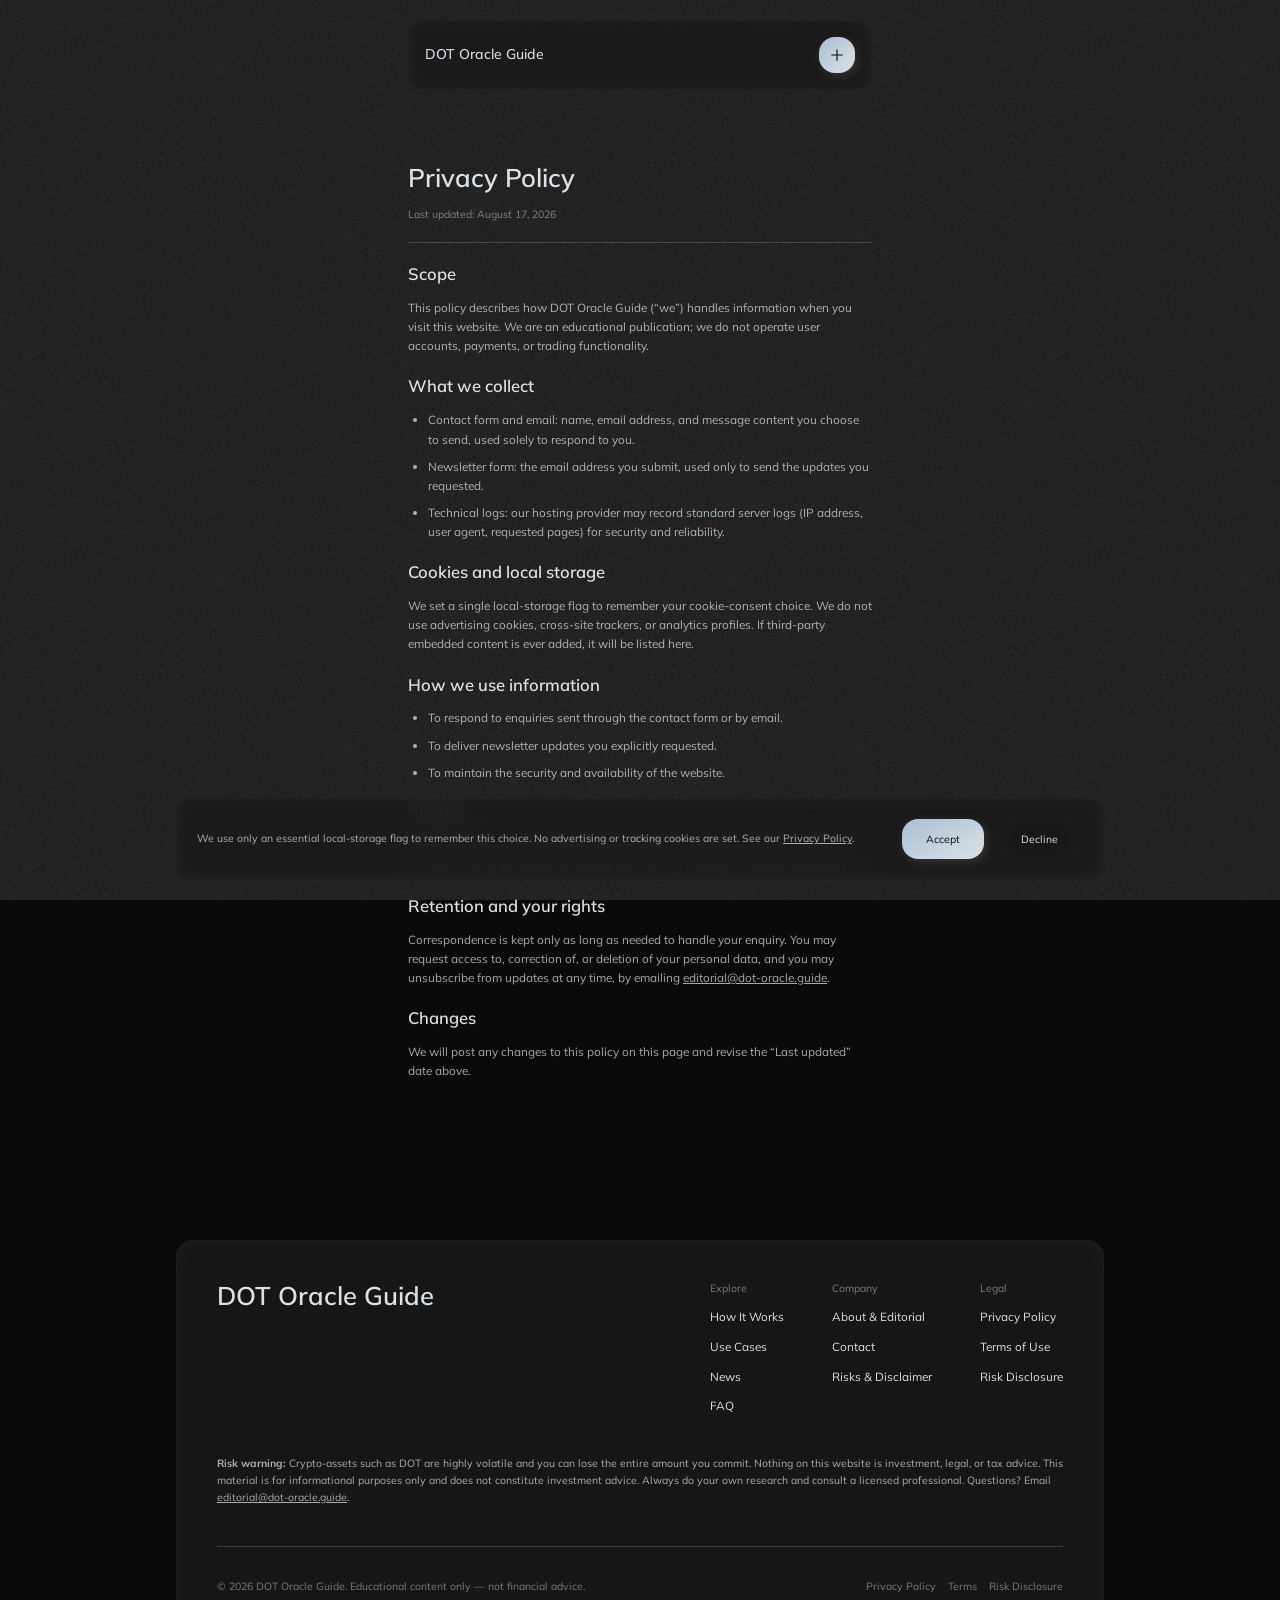
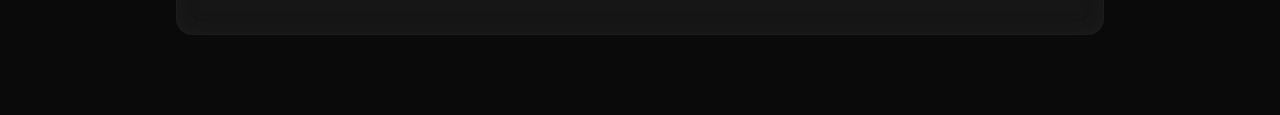
<file: privacy/index.html>
<!DOCTYPE html>
<html lang="en">
<head>
    <meta charset="UTF-8">
    <meta name="viewport" content="width=device-width, initial-scale=1.0">
    <title>Privacy Policy | DOT Oracle Guide</title>
    <meta name="description" content="How this educational website handles data: no accounts, no advertising trackers, an essential cookie-consent flag, and contact-form data used only to reply.">
    <link rel="canonical" href="https://dot-oracle.guide/privacy/">
    <meta property="og:type" content="article">
    <meta property="og:site_name" content="DOT Oracle Guide">
    <meta property="og:title" content="Privacy Policy | DOT Oracle Guide">
    <meta property="og:description" content="How this educational website handles data: no accounts, no advertising trackers, an essential cookie-consent flag, and contact-form data used only to reply.">
    <meta property="og:url" content="https://dot-oracle.guide/privacy/">
    <meta property="og:image" content="https://dot-oracle.guide/assets/img/3d-rendering-blockchain-technology_23-2151480184.jpg">
    <meta name="twitter:card" content="summary_large_image">
    <meta name="twitter:title" content="Privacy Policy | DOT Oracle Guide">
    <meta name="twitter:description" content="How this educational website handles data: no accounts, no advertising trackers, an essential cookie-consent flag, and contact-form data used only to reply.">
    <meta name="twitter:image" content="https://dot-oracle.guide/assets/img/3d-rendering-blockchain-technology_23-2151480184.jpg">
    
    <link href="../assets/main.css" rel="stylesheet">
</head>
  <body>
    <div id="root"><div class="fixed inset-0 -z-10 overflow-hidden bg-background-accent/10 pointer-events-none select-none" aria-hidden="true"><div class="absolute inset-0 bg-repeat mix-blend-overlay opacity-10 bg-noise bg-size-[512px]"></div></div><nav data-section="navbar" class="fixed z-1000 top-5 left-1/2 -translate-x-1/2 w-content-width"><div class="mx-auto w-full md:w-1/2 overflow-hidden rounded backdrop-blur-sm card"><div class="relative z-10 flex items-center justify-between gap-3 xl:gap-4 2xl:gap-5 p-3 xl:p-4 2xl:p-5"><a href="/" class="text-xl font-medium text-foreground">DOT Oracle Guide</a><div class="flex items-center justify-center shrink-0 size-9 rounded cursor-pointer primary-button"><svg xmlns="http://www.w3.org/2000/svg" width="24" height="24" viewBox="0 0 24 24" fill="none" stroke="currentColor" stroke-width="1.5" stroke-linecap="round" stroke-linejoin="round" class="lucide lucide-plus w-1/2 h-1/2 text-primary-cta-text transition-transform duration-300 rotate-0" aria-hidden="true"><path d="M5 12h14"></path><path d="M12 5v14"></path></svg></div></div><div id="nav-menu" class="hidden relative z-10 flex-col items-start gap-1 px-3 pb-3 xl:px-4 xl:pb-4 2xl:px-5 2xl:pb-5 border-t border-foreground/20"><a href="/" class="text-base py-2 hover:opacity-75 transition-opacity">Home</a><a href="/how-it-works/" class="text-base py-2 hover:opacity-75 transition-opacity">How It Works</a><a href="/use-cases/" class="text-base py-2 hover:opacity-75 transition-opacity">Use Cases</a><a href="/news/" class="text-base py-2 hover:opacity-75 transition-opacity">News</a><a href="/risks/" class="text-base py-2 hover:opacity-75 transition-opacity">Risks</a><a href="/faq/" class="text-base py-2 hover:opacity-75 transition-opacity">FAQ</a><a href="/about/" class="text-base py-2 hover:opacity-75 transition-opacity">About</a></div></div></nav><main class="flex-grow"><div id="legal" data-section="legal"><article aria-label="Policy content" class="w-content-width mx-auto pt-40 pb-20"><div class="md:max-w-1/2 mx-auto flex flex-col gap-5">
<div class="flex flex-col gap-3"><h1 class="text-3xl md:text-4xl font-semibold leading-snug">Privacy Policy</h1>
<p class="text-sm opacity-50">Last updated: <time datetime="2026-08-17">August 17, 2026</time></p></div>
<div class="w-full h-px bg-foreground/20"></div>
<div class="flex flex-col gap-5"><section class="flex flex-col gap-3"><h2 class="text-xl md:text-2xl font-semibold leading-snug">Scope</h2><p class="text-sm md:text-base opacity-75 leading-relaxed">This policy describes how DOT Oracle Guide (“we”) handles information when you visit this website. We are an educational publication; we do not operate user accounts, payments, or trading functionality.</p></section><section class="flex flex-col gap-3"><h2 class="text-xl md:text-2xl font-semibold leading-snug">What we collect</h2><ul class="list-disc pl-5 flex flex-col gap-2 text-sm md:text-base opacity-75 leading-relaxed"><li>Contact form and email: name, email address, and message content you choose to send, used solely to respond to you.</li><li>Newsletter form: the email address you submit, used only to send the updates you requested.</li><li>Technical logs: our hosting provider may record standard server logs (IP address, user agent, requested pages) for security and reliability.</li></ul></section><section class="flex flex-col gap-3"><h2 class="text-xl md:text-2xl font-semibold leading-snug">Cookies and local storage</h2><p class="text-sm md:text-base opacity-75 leading-relaxed">We set a single local-storage flag to remember your cookie-consent choice. We do not use advertising cookies, cross-site trackers, or analytics profiles. If third-party embedded content is ever added, it will be listed here.</p></section><section class="flex flex-col gap-3"><h2 class="text-xl md:text-2xl font-semibold leading-snug">How we use information</h2><ul class="list-disc pl-5 flex flex-col gap-2 text-sm md:text-base opacity-75 leading-relaxed"><li>To respond to enquiries sent through the contact form or by email.</li><li>To deliver newsletter updates you explicitly requested.</li><li>To maintain the security and availability of the website.</li></ul></section><section class="flex flex-col gap-3"><h2 class="text-xl md:text-2xl font-semibold leading-snug">Sharing</h2><p class="text-sm md:text-base opacity-75 leading-relaxed">We do not sell or rent personal information. Data is shared only with infrastructure providers strictly necessary to operate the site (e.g., hosting), or where required by law.</p></section><section class="flex flex-col gap-3"><h2 class="text-xl md:text-2xl font-semibold leading-snug">Retention and your rights</h2><p class="text-sm md:text-base opacity-75 leading-relaxed">Correspondence is kept only as long as needed to handle your enquiry. You may request access to, correction of, or deletion of your personal data, and you may unsubscribe from updates at any time, by emailing <a href="mailto:editorial@dot-oracle.guide" class="underline hover:opacity-75">editorial@dot-oracle.guide</a>.</p></section><section class="flex flex-col gap-3"><h2 class="text-xl md:text-2xl font-semibold leading-snug">Changes</h2><p class="text-sm md:text-base opacity-75 leading-relaxed">We will post any changes to this policy on this page and revise the “Last updated” date above.</p></section></div>
</div></article></div></main><footer data-section="footer" aria-label="Site footer" class="w-full py-20"><div class="w-content-width mx-auto p-10 rounded-lg card"><div class="flex flex-col md:flex-row gap-10 md:gap-0 justify-between items-start mb-10"><h2 class="text-4xl font-semibold">DOT Oracle Guide</h2><div class="w-full md:w-fit flex flex-wrap gap-y-10 md:gap-12"><div class="w-1/2 md:w-auto flex flex-col items-start gap-3"><h3 class="text-sm opacity-50 truncate">Explore</h3><a href="/how-it-works/" class="text-base hover:opacity-75 transition-opacity">How It Works</a><a href="/use-cases/" class="text-base hover:opacity-75 transition-opacity">Use Cases</a><a href="/news/" class="text-base hover:opacity-75 transition-opacity">News</a><a href="/faq/" class="text-base hover:opacity-75 transition-opacity">FAQ</a></div><div class="w-1/2 md:w-auto flex flex-col items-start gap-3"><h3 class="text-sm opacity-50 truncate">Company</h3><a href="/about/" class="text-base hover:opacity-75 transition-opacity">About &amp; Editorial</a><a href="/about/#contact" class="text-base hover:opacity-75 transition-opacity">Contact</a><a href="/risks/" class="text-base hover:opacity-75 transition-opacity">Risks &amp; Disclaimer</a></div><div class="w-1/2 md:w-auto flex flex-col items-start gap-3"><h3 class="text-sm opacity-50 truncate">Legal</h3><a href="/privacy/" class="text-base hover:opacity-75 transition-opacity">Privacy Policy</a><a href="/terms/" class="text-base hover:opacity-75 transition-opacity">Terms of Use</a><a href="/risk-disclosure/" class="text-base hover:opacity-75 transition-opacity">Risk Disclosure</a></div></div></div><p class="text-sm opacity-75 leading-relaxed mb-10"><strong>Risk warning:</strong> Crypto-assets such as DOT are highly volatile and you can lose the entire amount you commit. Nothing on this website is investment, legal, or tax advice. This material is for informational purposes only and does not constitute investment advice. Always do your own research and consult a licensed professional. Questions? Email <a href="mailto:editorial@dot-oracle.guide" class="underline hover:opacity-75">editorial@dot-oracle.guide</a>.</p><div class="flex flex-col md:flex-row gap-3 items-start md:items-center justify-between pt-8 border-t border-foreground/20"><span class="text-sm opacity-50">© 2026 DOT Oracle Guide. Educational content only — not financial advice.</span><div class="flex items-center gap-3"><a href="/privacy/" class="text-sm opacity-50 hover:opacity-75 transition-opacity">Privacy Policy</a><a href="/terms/" class="text-sm opacity-50 hover:opacity-75 transition-opacity">Terms</a><a href="/risk-disclosure/" class="text-sm opacity-50 hover:opacity-75 transition-opacity">Risk Disclosure</a></div></div></div></footer><div id="cookie-banner" class="hidden fixed bottom-5 left-1/2 -translate-x-1/2 z-1000 w-content-width" role="dialog" aria-label="Cookie consent"><div class="card rounded backdrop-blur-sm p-5 flex flex-col md:flex-row items-start md:items-center justify-between gap-3"><p class="text-sm opacity-75 leading-relaxed">We use only an essential local-storage flag to remember this choice. No advertising or tracking cookies are set. See our <a href="/privacy/" class="underline hover:opacity-75">Privacy Policy</a>.</p><div class="flex items-center gap-3 shrink-0"><button id="cookie-accept" type="button" class="flex items-center justify-center h-10 px-6 text-sm rounded primary-button text-primary-cta-text cursor-pointer">Accept</button><button id="cookie-decline" type="button" class="flex items-center justify-center h-10 px-6 text-sm rounded card cursor-pointer hover:opacity-75 transition-opacity">Decline</button></div></div></div></div>
    <script src="../assets/main.js" defer></script>
  </body>
</html>
</file>
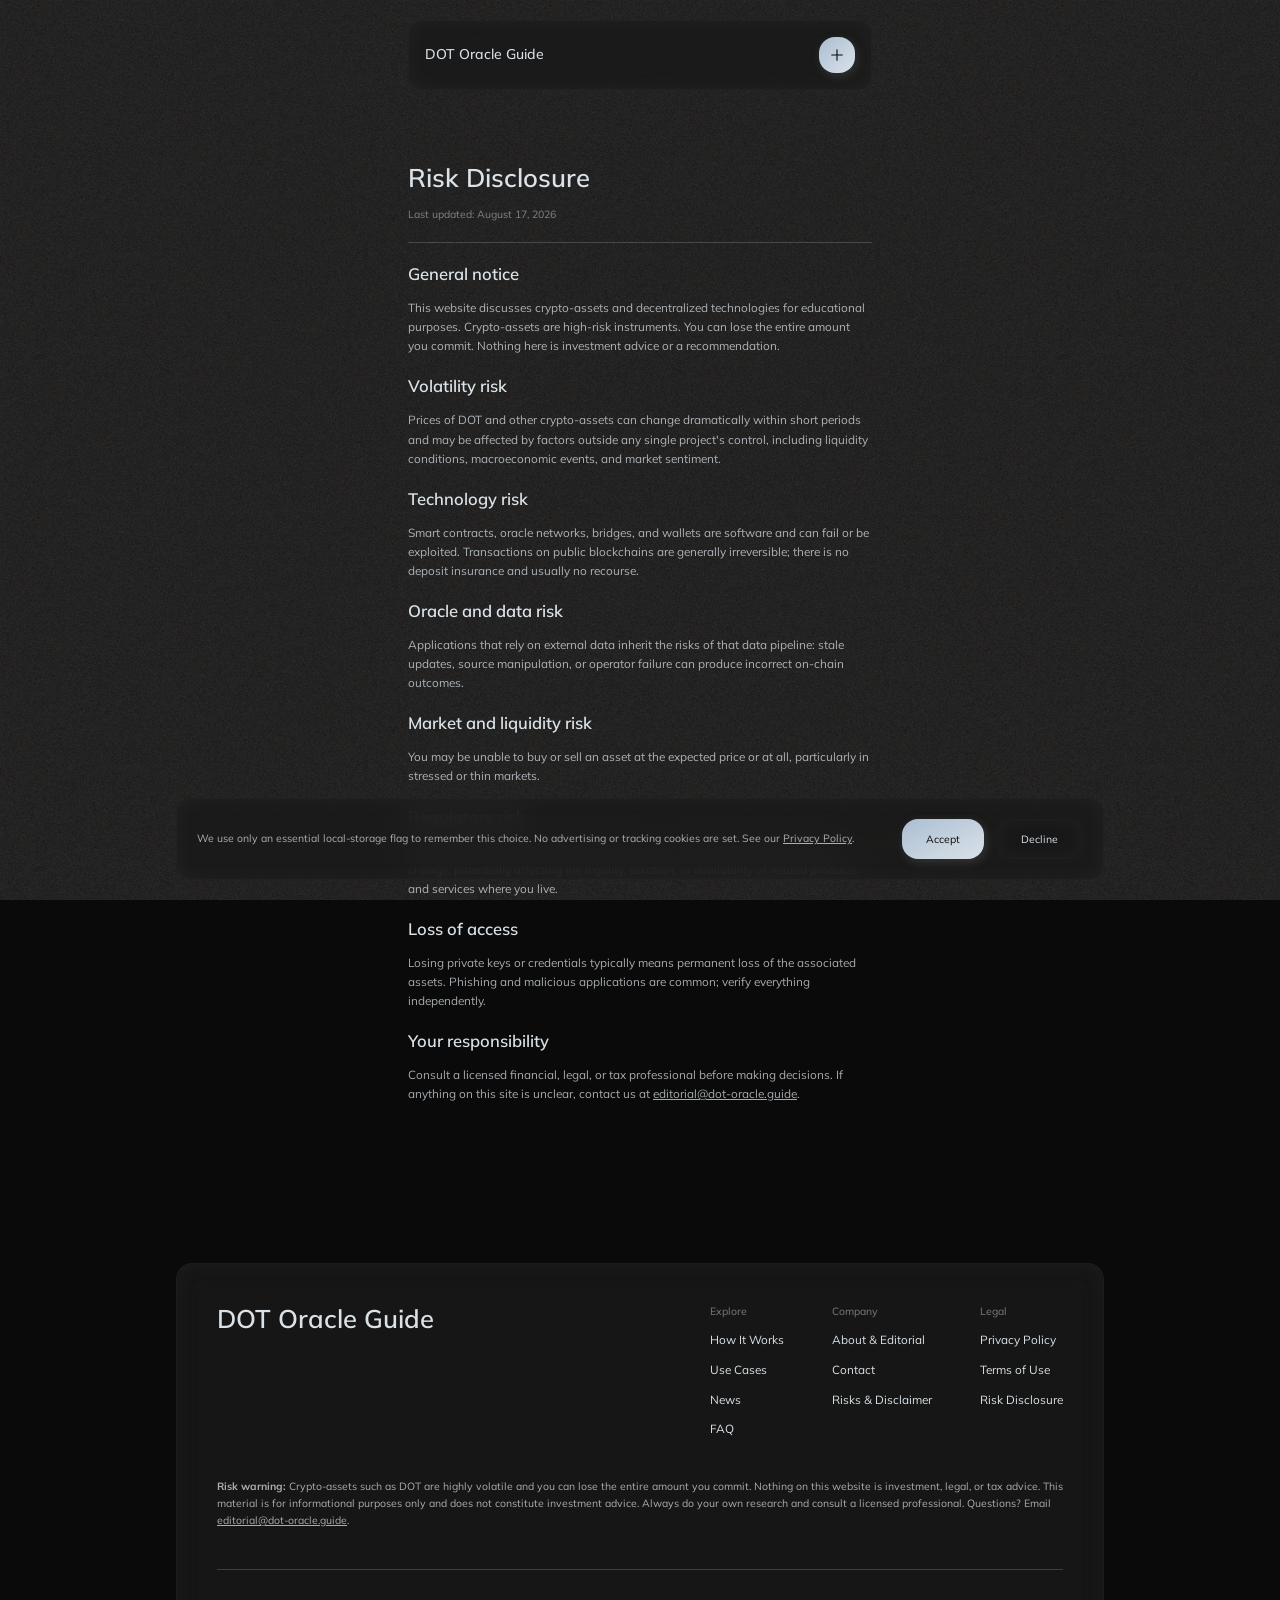
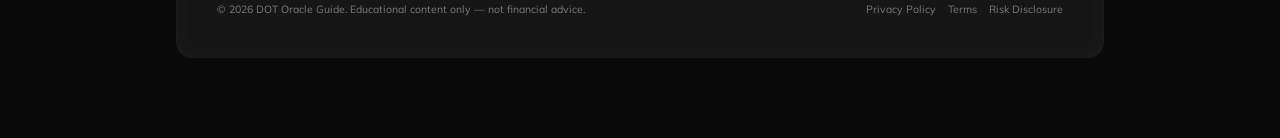
<file: risk-disclosure/index.html>
<!DOCTYPE html>
<html lang="en">
<head>
    <meta charset="UTF-8">
    <meta name="viewport" content="width=device-width, initial-scale=1.0">
    <title>Risk Disclosure | DOT Oracle Guide</title>
    <meta name="description" content="Full risk disclosure: crypto-asset volatility, smart contract and oracle failures, liquidity, regulatory uncertainty, and loss of access. Not financial advice.">
    <link rel="canonical" href="https://dot-oracle.guide/risk-disclosure/">
    <meta property="og:type" content="article">
    <meta property="og:site_name" content="DOT Oracle Guide">
    <meta property="og:title" content="Risk Disclosure | DOT Oracle Guide">
    <meta property="og:description" content="Full risk disclosure: crypto-asset volatility, smart contract and oracle failures, liquidity, regulatory uncertainty, and loss of access. Not financial advice.">
    <meta property="og:url" content="https://dot-oracle.guide/risk-disclosure/">
    <meta property="og:image" content="https://dot-oracle.guide/assets/img/3d-rendering-blockchain-technology_23-2151480184.jpg">
    <meta name="twitter:card" content="summary_large_image">
    <meta name="twitter:title" content="Risk Disclosure | DOT Oracle Guide">
    <meta name="twitter:description" content="Full risk disclosure: crypto-asset volatility, smart contract and oracle failures, liquidity, regulatory uncertainty, and loss of access. Not financial advice.">
    <meta name="twitter:image" content="https://dot-oracle.guide/assets/img/3d-rendering-blockchain-technology_23-2151480184.jpg">
    
    <link href="../assets/main.css" rel="stylesheet">
</head>
  <body>
    <div id="root"><div class="fixed inset-0 -z-10 overflow-hidden bg-background-accent/10 pointer-events-none select-none" aria-hidden="true"><div class="absolute inset-0 bg-repeat mix-blend-overlay opacity-10 bg-noise bg-size-[512px]"></div></div><nav data-section="navbar" class="fixed z-1000 top-5 left-1/2 -translate-x-1/2 w-content-width"><div class="mx-auto w-full md:w-1/2 overflow-hidden rounded backdrop-blur-sm card"><div class="relative z-10 flex items-center justify-between gap-3 xl:gap-4 2xl:gap-5 p-3 xl:p-4 2xl:p-5"><a href="/" class="text-xl font-medium text-foreground">DOT Oracle Guide</a><div class="flex items-center justify-center shrink-0 size-9 rounded cursor-pointer primary-button"><svg xmlns="http://www.w3.org/2000/svg" width="24" height="24" viewBox="0 0 24 24" fill="none" stroke="currentColor" stroke-width="1.5" stroke-linecap="round" stroke-linejoin="round" class="lucide lucide-plus w-1/2 h-1/2 text-primary-cta-text transition-transform duration-300 rotate-0" aria-hidden="true"><path d="M5 12h14"></path><path d="M12 5v14"></path></svg></div></div><div id="nav-menu" class="hidden relative z-10 flex-col items-start gap-1 px-3 pb-3 xl:px-4 xl:pb-4 2xl:px-5 2xl:pb-5 border-t border-foreground/20"><a href="/" class="text-base py-2 hover:opacity-75 transition-opacity">Home</a><a href="/how-it-works/" class="text-base py-2 hover:opacity-75 transition-opacity">How It Works</a><a href="/use-cases/" class="text-base py-2 hover:opacity-75 transition-opacity">Use Cases</a><a href="/news/" class="text-base py-2 hover:opacity-75 transition-opacity">News</a><a href="/risks/" class="text-base py-2 hover:opacity-75 transition-opacity">Risks</a><a href="/faq/" class="text-base py-2 hover:opacity-75 transition-opacity">FAQ</a><a href="/about/" class="text-base py-2 hover:opacity-75 transition-opacity">About</a></div></div></nav><main class="flex-grow"><div id="legal" data-section="legal"><article aria-label="Policy content" class="w-content-width mx-auto pt-40 pb-20"><div class="md:max-w-1/2 mx-auto flex flex-col gap-5">
<div class="flex flex-col gap-3"><h1 class="text-3xl md:text-4xl font-semibold leading-snug">Risk Disclosure</h1>
<p class="text-sm opacity-50">Last updated: <time datetime="2026-08-17">August 17, 2026</time></p></div>
<div class="w-full h-px bg-foreground/20"></div>
<div class="flex flex-col gap-5"><section class="flex flex-col gap-3"><h2 class="text-xl md:text-2xl font-semibold leading-snug">General notice</h2><p class="text-sm md:text-base opacity-75 leading-relaxed">This website discusses crypto-assets and decentralized technologies for educational purposes. Crypto-assets are high-risk instruments. You can lose the entire amount you commit. Nothing here is investment advice or a recommendation.</p></section><section class="flex flex-col gap-3"><h2 class="text-xl md:text-2xl font-semibold leading-snug">Volatility risk</h2><p class="text-sm md:text-base opacity-75 leading-relaxed">Prices of DOT and other crypto-assets can change dramatically within short periods and may be affected by factors outside any single project&#39;s control, including liquidity conditions, macroeconomic events, and market sentiment.</p></section><section class="flex flex-col gap-3"><h2 class="text-xl md:text-2xl font-semibold leading-snug">Technology risk</h2><p class="text-sm md:text-base opacity-75 leading-relaxed">Smart contracts, oracle networks, bridges, and wallets are software and can fail or be exploited. Transactions on public blockchains are generally irreversible; there is no deposit insurance and usually no recourse.</p></section><section class="flex flex-col gap-3"><h2 class="text-xl md:text-2xl font-semibold leading-snug">Oracle and data risk</h2><p class="text-sm md:text-base opacity-75 leading-relaxed">Applications that rely on external data inherit the risks of that data pipeline: stale updates, source manipulation, or operator failure can produce incorrect on-chain outcomes.</p></section><section class="flex flex-col gap-3"><h2 class="text-xl md:text-2xl font-semibold leading-snug">Market and liquidity risk</h2><p class="text-sm md:text-base opacity-75 leading-relaxed">You may be unable to buy or sell an asset at the expected price or at all, particularly in stressed or thin markets.</p></section><section class="flex flex-col gap-3"><h2 class="text-xl md:text-2xl font-semibold leading-snug">Regulatory risk</h2><p class="text-sm md:text-base opacity-75 leading-relaxed">Laws and regulations applicable to crypto-assets vary by jurisdiction and may change, potentially affecting the legality, taxation, or availability of related products and services where you live.</p></section><section class="flex flex-col gap-3"><h2 class="text-xl md:text-2xl font-semibold leading-snug">Loss of access</h2><p class="text-sm md:text-base opacity-75 leading-relaxed">Losing private keys or credentials typically means permanent loss of the associated assets. Phishing and malicious applications are common; verify everything independently.</p></section><section class="flex flex-col gap-3"><h2 class="text-xl md:text-2xl font-semibold leading-snug">Your responsibility</h2><p class="text-sm md:text-base opacity-75 leading-relaxed">Consult a licensed financial, legal, or tax professional before making decisions. If anything on this site is unclear, contact us at <a href="mailto:editorial@dot-oracle.guide" class="underline hover:opacity-75">editorial@dot-oracle.guide</a>.</p></section></div>
</div></article></div></main><footer data-section="footer" aria-label="Site footer" class="w-full py-20"><div class="w-content-width mx-auto p-10 rounded-lg card"><div class="flex flex-col md:flex-row gap-10 md:gap-0 justify-between items-start mb-10"><h2 class="text-4xl font-semibold">DOT Oracle Guide</h2><div class="w-full md:w-fit flex flex-wrap gap-y-10 md:gap-12"><div class="w-1/2 md:w-auto flex flex-col items-start gap-3"><h3 class="text-sm opacity-50 truncate">Explore</h3><a href="/how-it-works/" class="text-base hover:opacity-75 transition-opacity">How It Works</a><a href="/use-cases/" class="text-base hover:opacity-75 transition-opacity">Use Cases</a><a href="/news/" class="text-base hover:opacity-75 transition-opacity">News</a><a href="/faq/" class="text-base hover:opacity-75 transition-opacity">FAQ</a></div><div class="w-1/2 md:w-auto flex flex-col items-start gap-3"><h3 class="text-sm opacity-50 truncate">Company</h3><a href="/about/" class="text-base hover:opacity-75 transition-opacity">About &amp; Editorial</a><a href="/about/#contact" class="text-base hover:opacity-75 transition-opacity">Contact</a><a href="/risks/" class="text-base hover:opacity-75 transition-opacity">Risks &amp; Disclaimer</a></div><div class="w-1/2 md:w-auto flex flex-col items-start gap-3"><h3 class="text-sm opacity-50 truncate">Legal</h3><a href="/privacy/" class="text-base hover:opacity-75 transition-opacity">Privacy Policy</a><a href="/terms/" class="text-base hover:opacity-75 transition-opacity">Terms of Use</a><a href="/risk-disclosure/" class="text-base hover:opacity-75 transition-opacity">Risk Disclosure</a></div></div></div><p class="text-sm opacity-75 leading-relaxed mb-10"><strong>Risk warning:</strong> Crypto-assets such as DOT are highly volatile and you can lose the entire amount you commit. Nothing on this website is investment, legal, or tax advice. This material is for informational purposes only and does not constitute investment advice. Always do your own research and consult a licensed professional. Questions? Email <a href="mailto:editorial@dot-oracle.guide" class="underline hover:opacity-75">editorial@dot-oracle.guide</a>.</p><div class="flex flex-col md:flex-row gap-3 items-start md:items-center justify-between pt-8 border-t border-foreground/20"><span class="text-sm opacity-50">© 2026 DOT Oracle Guide. Educational content only — not financial advice.</span><div class="flex items-center gap-3"><a href="/privacy/" class="text-sm opacity-50 hover:opacity-75 transition-opacity">Privacy Policy</a><a href="/terms/" class="text-sm opacity-50 hover:opacity-75 transition-opacity">Terms</a><a href="/risk-disclosure/" class="text-sm opacity-50 hover:opacity-75 transition-opacity">Risk Disclosure</a></div></div></div></footer><div id="cookie-banner" class="hidden fixed bottom-5 left-1/2 -translate-x-1/2 z-1000 w-content-width" role="dialog" aria-label="Cookie consent"><div class="card rounded backdrop-blur-sm p-5 flex flex-col md:flex-row items-start md:items-center justify-between gap-3"><p class="text-sm opacity-75 leading-relaxed">We use only an essential local-storage flag to remember this choice. No advertising or tracking cookies are set. See our <a href="/privacy/" class="underline hover:opacity-75">Privacy Policy</a>.</p><div class="flex items-center gap-3 shrink-0"><button id="cookie-accept" type="button" class="flex items-center justify-center h-10 px-6 text-sm rounded primary-button text-primary-cta-text cursor-pointer">Accept</button><button id="cookie-decline" type="button" class="flex items-center justify-center h-10 px-6 text-sm rounded card cursor-pointer hover:opacity-75 transition-opacity">Decline</button></div></div></div></div>
    <script src="../assets/main.js" defer></script>
  </body>
</html>
</file>
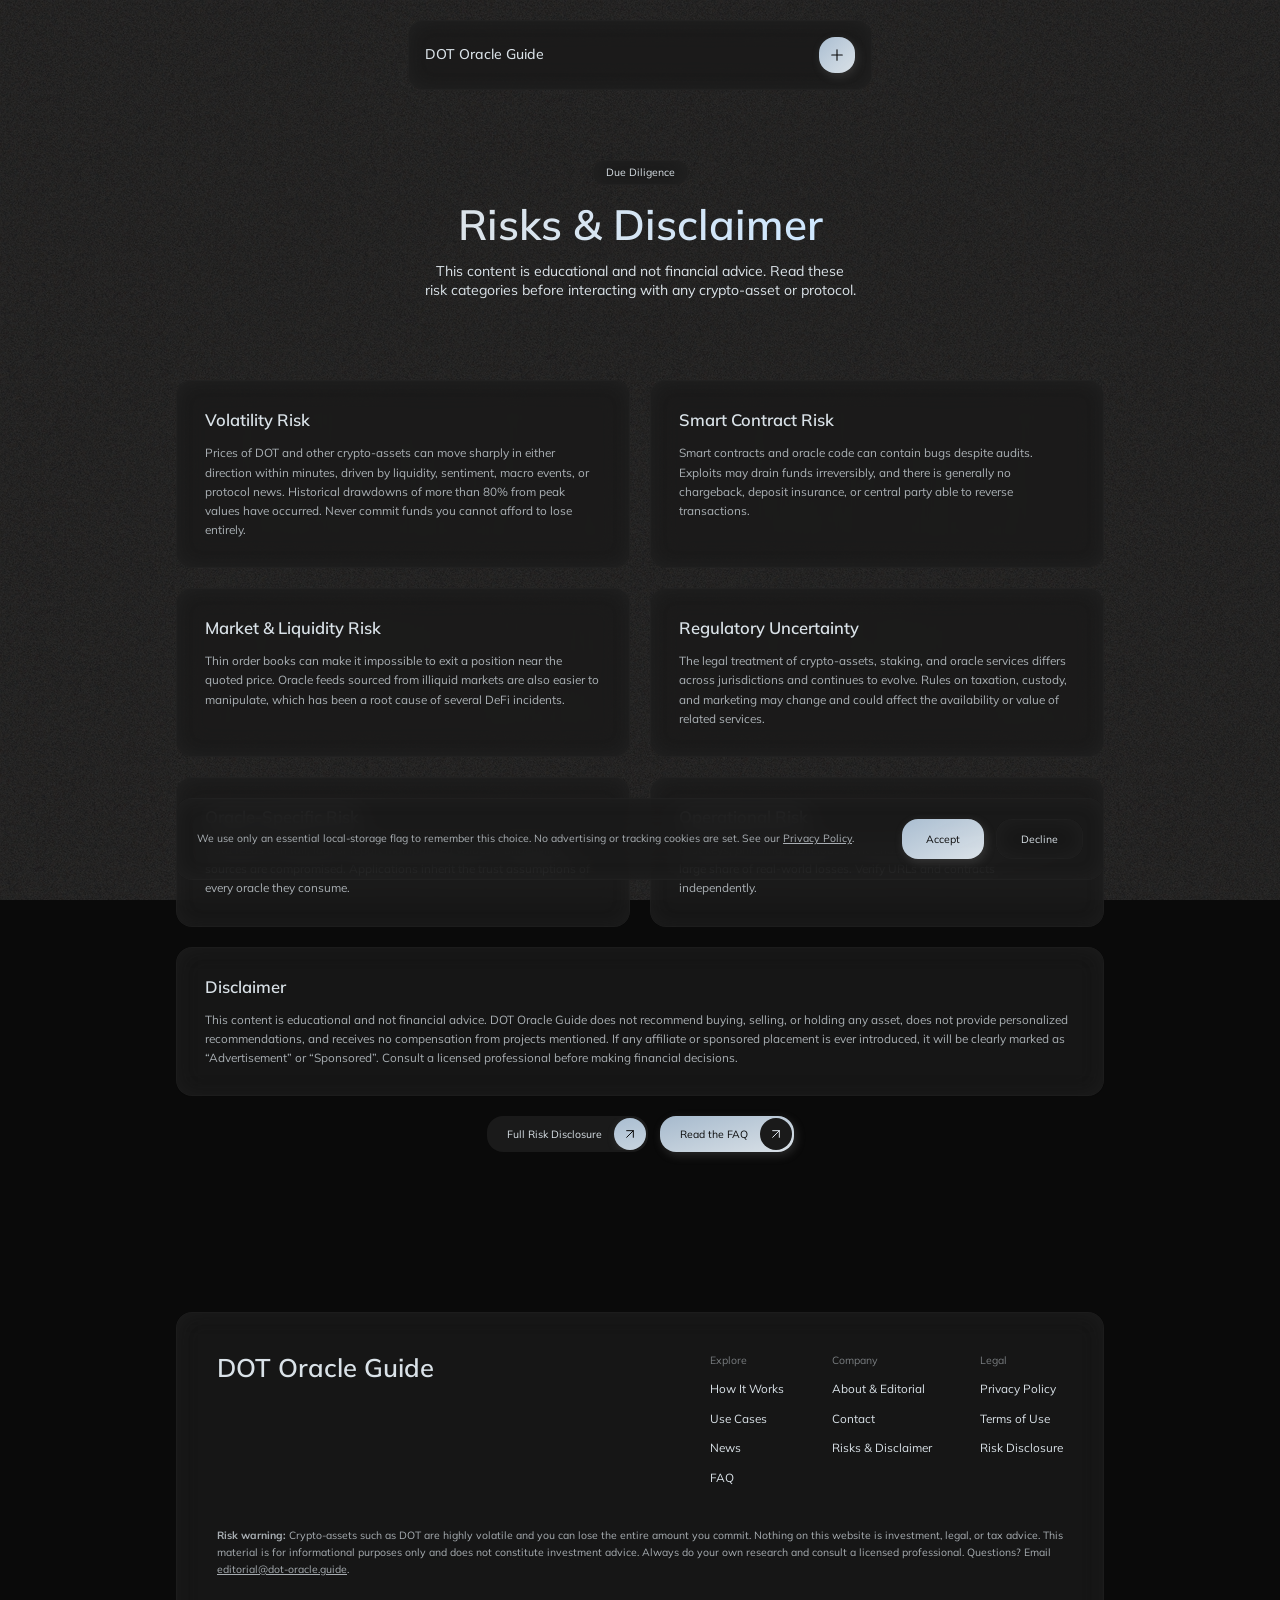
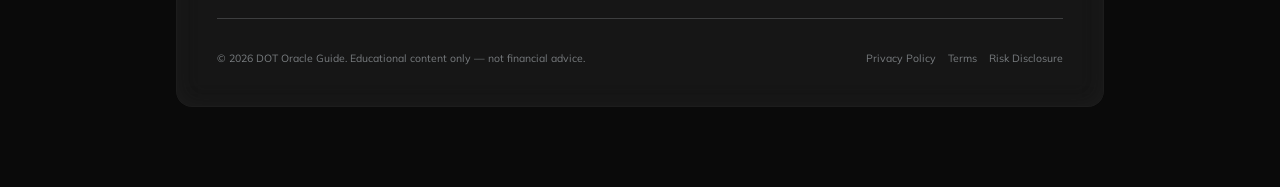
<file: risks/index.html>
<!DOCTYPE html>
<html lang="en">
<head>
    <meta charset="UTF-8">
    <meta name="viewport" content="width=device-width, initial-scale=1.0">
    <title>Risks &amp; Disclaimer | DOT Oracle Guide</title>
    <meta name="description" content="Volatility, smart contract, market and liquidity, regulatory, and oracle-specific risks explained neutrally. This content is educational and not financial advice.">
    <link rel="canonical" href="https://dot-oracle.guide/risks/">
    <meta property="og:type" content="article">
    <meta property="og:site_name" content="DOT Oracle Guide">
    <meta property="og:title" content="Risks &amp; Disclaimer | DOT Oracle Guide">
    <meta property="og:description" content="Volatility, smart contract, market and liquidity, regulatory, and oracle-specific risks explained neutrally. This content is educational and not financial advice.">
    <meta property="og:url" content="https://dot-oracle.guide/risks/">
    <meta property="og:image" content="https://dot-oracle.guide/assets/img/3d-rendering-blockchain-technology_23-2151480184.jpg">
    <meta name="twitter:card" content="summary_large_image">
    <meta name="twitter:title" content="Risks &amp; Disclaimer | DOT Oracle Guide">
    <meta name="twitter:description" content="Volatility, smart contract, market and liquidity, regulatory, and oracle-specific risks explained neutrally. This content is educational and not financial advice.">
    <meta name="twitter:image" content="https://dot-oracle.guide/assets/img/3d-rendering-blockchain-technology_23-2151480184.jpg">
    
    <link href="../assets/main.css" rel="stylesheet">
</head>
  <body>
    <div id="root"><div class="fixed inset-0 -z-10 overflow-hidden bg-background-accent/10 pointer-events-none select-none" aria-hidden="true"><div class="absolute inset-0 bg-repeat mix-blend-overlay opacity-10 bg-noise bg-size-[512px]"></div></div><nav data-section="navbar" class="fixed z-1000 top-5 left-1/2 -translate-x-1/2 w-content-width"><div class="mx-auto w-full md:w-1/2 overflow-hidden rounded backdrop-blur-sm card"><div class="relative z-10 flex items-center justify-between gap-3 xl:gap-4 2xl:gap-5 p-3 xl:p-4 2xl:p-5"><a href="/" class="text-xl font-medium text-foreground">DOT Oracle Guide</a><div class="flex items-center justify-center shrink-0 size-9 rounded cursor-pointer primary-button"><svg xmlns="http://www.w3.org/2000/svg" width="24" height="24" viewBox="0 0 24 24" fill="none" stroke="currentColor" stroke-width="1.5" stroke-linecap="round" stroke-linejoin="round" class="lucide lucide-plus w-1/2 h-1/2 text-primary-cta-text transition-transform duration-300 rotate-0" aria-hidden="true"><path d="M5 12h14"></path><path d="M12 5v14"></path></svg></div></div><div id="nav-menu" class="hidden relative z-10 flex-col items-start gap-1 px-3 pb-3 xl:px-4 xl:pb-4 2xl:px-5 2xl:pb-5 border-t border-foreground/20"><a href="/" class="text-base py-2 hover:opacity-75 transition-opacity">Home</a><a href="/how-it-works/" class="text-base py-2 hover:opacity-75 transition-opacity">How It Works</a><a href="/use-cases/" class="text-base py-2 hover:opacity-75 transition-opacity">Use Cases</a><a href="/news/" class="text-base py-2 hover:opacity-75 transition-opacity">News</a><a href="/risks/" class="text-base py-2 hover:opacity-75 transition-opacity">Risks</a><a href="/faq/" class="text-base py-2 hover:opacity-75 transition-opacity">FAQ</a><a href="/about/" class="text-base py-2 hover:opacity-75 transition-opacity">About</a></div></div></nav><main class="flex-grow"><div data-section="page-hero"><section class="pt-40 pb-10"><div class="w-content-width mx-auto flex flex-col items-center gap-3"><div class="px-3 py-1 mb-1 text-sm card rounded w-fit"><p>Due Diligence</p></div>
<h1 class="bg-gradient-to-r from-foreground to-primary-cta bg-clip-text text-transparent pb-[0.1em] -mb-[0.1em] text-6xl 2xl:text-7xl leading-[1.15] font-semibold text-center text-balance">Risks &amp; Disclaimer</h1>
<p class="md:max-w-7/10 text-lg md:text-xl leading-snug text-center text-balance">This content is educational and not financial advice. Read these risk categories before interacting with any crypto-asset or protocol.</p></div></section></div>
<div data-section="risk-grid"><section class="py-10 pb-20"><div class="w-content-width mx-auto flex flex-col gap-5">
<div class="grid grid-cols-1 md:grid-cols-2 gap-5">
<div class="p-6 xl:p-7 2xl:p-8 card rounded flex flex-col gap-3"><h2 class="text-2xl font-semibold">Volatility Risk</h2><p class="text-base leading-relaxed opacity-75">Prices of DOT and other crypto-assets can move sharply in either direction within minutes, driven by liquidity, sentiment, macro events, or protocol news. Historical drawdowns of more than 80% from peak values have occurred. Never commit funds you cannot afford to lose entirely.</p></div>
<div class="p-6 xl:p-7 2xl:p-8 card rounded flex flex-col gap-3"><h2 class="text-2xl font-semibold">Smart Contract Risk</h2><p class="text-base leading-relaxed opacity-75">Smart contracts and oracle code can contain bugs despite audits. Exploits may drain funds irreversibly, and there is generally no chargeback, deposit insurance, or central party able to reverse transactions.</p></div>
<div class="p-6 xl:p-7 2xl:p-8 card rounded flex flex-col gap-3"><h2 class="text-2xl font-semibold">Market &amp; Liquidity Risk</h2><p class="text-base leading-relaxed opacity-75">Thin order books can make it impossible to exit a position near the quoted price. Oracle feeds sourced from illiquid markets are also easier to manipulate, which has been a root cause of several DeFi incidents.</p></div>
<div class="p-6 xl:p-7 2xl:p-8 card rounded flex flex-col gap-3"><h2 class="text-2xl font-semibold">Regulatory Uncertainty</h2><p class="text-base leading-relaxed opacity-75">The legal treatment of crypto-assets, staking, and oracle services differs across jurisdictions and continues to evolve. Rules on taxation, custody, and marketing may change and could affect the availability or value of related services.</p></div>
<div class="p-6 xl:p-7 2xl:p-8 card rounded flex flex-col gap-3"><h2 class="text-2xl font-semibold">Oracle-Specific Risk</h2><p class="text-base leading-relaxed opacity-75">Data feeds can fail, lag, or report manipulated values if underlying sources are compromised. Applications inherit the trust assumptions of every oracle they consume.</p></div>
<div class="p-6 xl:p-7 2xl:p-8 card rounded flex flex-col gap-3"><h2 class="text-2xl font-semibold">Operational Risk</h2><p class="text-base leading-relaxed opacity-75">Lost keys, phishing, malicious front-ends, and user error account for a large share of real-world losses. Verify URLs and contracts independently.</p></div>
</div>
<div class="p-6 xl:p-7 2xl:p-8 card rounded flex flex-col gap-3"><h2 class="text-2xl font-semibold">Disclaimer</h2>
<p class="text-base leading-relaxed opacity-75">This content is educational and not financial advice. DOT Oracle Guide does not recommend buying, selling, or holding any asset, does not provide personalized recommendations, and receives no compensation from projects mentioned. If any affiliate or sponsored placement is ever introduced, it will be clearly marked as “Advertisement” or “Sponsored”. Consult a licensed professional before making financial decisions.</p></div>
<div class="flex flex-wrap justify-center gap-3"><div><a href="/risk-disclosure/" class="group relative flex items-center gap-3 min-w-0 w-fit max-w-full py-0.5 pl-5 pr-0.5 text-sm rounded cursor-pointer secondary-button text-secondary-cta-text"><span class="relative z-10 flex-1 truncate md:transition-colors md:duration-500 md:ease-out text-secondary-cta-text md:group-hover:text-primary-cta-text">Full Risk Disclosure</span><div class="relative z-10 flex items-center justify-center size-8 rounded text-primary-cta-text"><svg xmlns="http://www.w3.org/2000/svg" width="24" height="24" viewBox="0 0 24 24" fill="none" stroke="currentColor" stroke-width="1.5" stroke-linecap="round" stroke-linejoin="round" class="lucide lucide-arrow-up-right size-4" aria-hidden="true"><path d="M7 7h10v10"></path><path d="M7 17 17 7"></path></svg></div><div class="absolute inset-0.5 z-0 overflow-hidden rounded pointer-events-none"><div class="h-full w-full rounded -translate-x-[calc(-100%+2rem)] md:transition-transform md:duration-500 md:ease-out md:group-hover:translate-x-0 primary-button"></div></div></a></div><div><a href="/faq/" class="group relative flex items-center gap-3 min-w-0 w-fit max-w-full py-0.5 pl-5 pr-0.5 text-sm rounded cursor-pointer primary-button text-primary-cta-text"><span class="relative z-10 flex-1 truncate md:transition-colors md:duration-500 md:ease-out text-primary-cta-text md:group-hover:text-secondary-cta-text">Read the FAQ</span><div class="relative z-10 flex items-center justify-center size-8 rounded text-secondary-cta-text"><svg xmlns="http://www.w3.org/2000/svg" width="24" height="24" viewBox="0 0 24 24" fill="none" stroke="currentColor" stroke-width="1.5" stroke-linecap="round" stroke-linejoin="round" class="lucide lucide-arrow-up-right size-4" aria-hidden="true"><path d="M7 7h10v10"></path><path d="M7 17 17 7"></path></svg></div><div class="absolute inset-0.5 z-0 overflow-hidden rounded pointer-events-none"><div class="h-full w-full rounded -translate-x-[calc(-100%+2rem)] md:transition-transform md:duration-500 md:ease-out md:group-hover:translate-x-0 secondary-button"></div></div></a></div></div>
</div></section></div></main><footer data-section="footer" aria-label="Site footer" class="w-full py-20"><div class="w-content-width mx-auto p-10 rounded-lg card"><div class="flex flex-col md:flex-row gap-10 md:gap-0 justify-between items-start mb-10"><h2 class="text-4xl font-semibold">DOT Oracle Guide</h2><div class="w-full md:w-fit flex flex-wrap gap-y-10 md:gap-12"><div class="w-1/2 md:w-auto flex flex-col items-start gap-3"><h3 class="text-sm opacity-50 truncate">Explore</h3><a href="/how-it-works/" class="text-base hover:opacity-75 transition-opacity">How It Works</a><a href="/use-cases/" class="text-base hover:opacity-75 transition-opacity">Use Cases</a><a href="/news/" class="text-base hover:opacity-75 transition-opacity">News</a><a href="/faq/" class="text-base hover:opacity-75 transition-opacity">FAQ</a></div><div class="w-1/2 md:w-auto flex flex-col items-start gap-3"><h3 class="text-sm opacity-50 truncate">Company</h3><a href="/about/" class="text-base hover:opacity-75 transition-opacity">About &amp; Editorial</a><a href="/about/#contact" class="text-base hover:opacity-75 transition-opacity">Contact</a><a href="/risks/" class="text-base hover:opacity-75 transition-opacity">Risks &amp; Disclaimer</a></div><div class="w-1/2 md:w-auto flex flex-col items-start gap-3"><h3 class="text-sm opacity-50 truncate">Legal</h3><a href="/privacy/" class="text-base hover:opacity-75 transition-opacity">Privacy Policy</a><a href="/terms/" class="text-base hover:opacity-75 transition-opacity">Terms of Use</a><a href="/risk-disclosure/" class="text-base hover:opacity-75 transition-opacity">Risk Disclosure</a></div></div></div><p class="text-sm opacity-75 leading-relaxed mb-10"><strong>Risk warning:</strong> Crypto-assets such as DOT are highly volatile and you can lose the entire amount you commit. Nothing on this website is investment, legal, or tax advice. This material is for informational purposes only and does not constitute investment advice. Always do your own research and consult a licensed professional. Questions? Email <a href="mailto:editorial@dot-oracle.guide" class="underline hover:opacity-75">editorial@dot-oracle.guide</a>.</p><div class="flex flex-col md:flex-row gap-3 items-start md:items-center justify-between pt-8 border-t border-foreground/20"><span class="text-sm opacity-50">© 2026 DOT Oracle Guide. Educational content only — not financial advice.</span><div class="flex items-center gap-3"><a href="/privacy/" class="text-sm opacity-50 hover:opacity-75 transition-opacity">Privacy Policy</a><a href="/terms/" class="text-sm opacity-50 hover:opacity-75 transition-opacity">Terms</a><a href="/risk-disclosure/" class="text-sm opacity-50 hover:opacity-75 transition-opacity">Risk Disclosure</a></div></div></div></footer><div id="cookie-banner" class="hidden fixed bottom-5 left-1/2 -translate-x-1/2 z-1000 w-content-width" role="dialog" aria-label="Cookie consent"><div class="card rounded backdrop-blur-sm p-5 flex flex-col md:flex-row items-start md:items-center justify-between gap-3"><p class="text-sm opacity-75 leading-relaxed">We use only an essential local-storage flag to remember this choice. No advertising or tracking cookies are set. See our <a href="/privacy/" class="underline hover:opacity-75">Privacy Policy</a>.</p><div class="flex items-center gap-3 shrink-0"><button id="cookie-accept" type="button" class="flex items-center justify-center h-10 px-6 text-sm rounded primary-button text-primary-cta-text cursor-pointer">Accept</button><button id="cookie-decline" type="button" class="flex items-center justify-center h-10 px-6 text-sm rounded card cursor-pointer hover:opacity-75 transition-opacity">Decline</button></div></div></div></div>
    <script src="../assets/main.js" defer></script>
  </body>
</html>
</file>
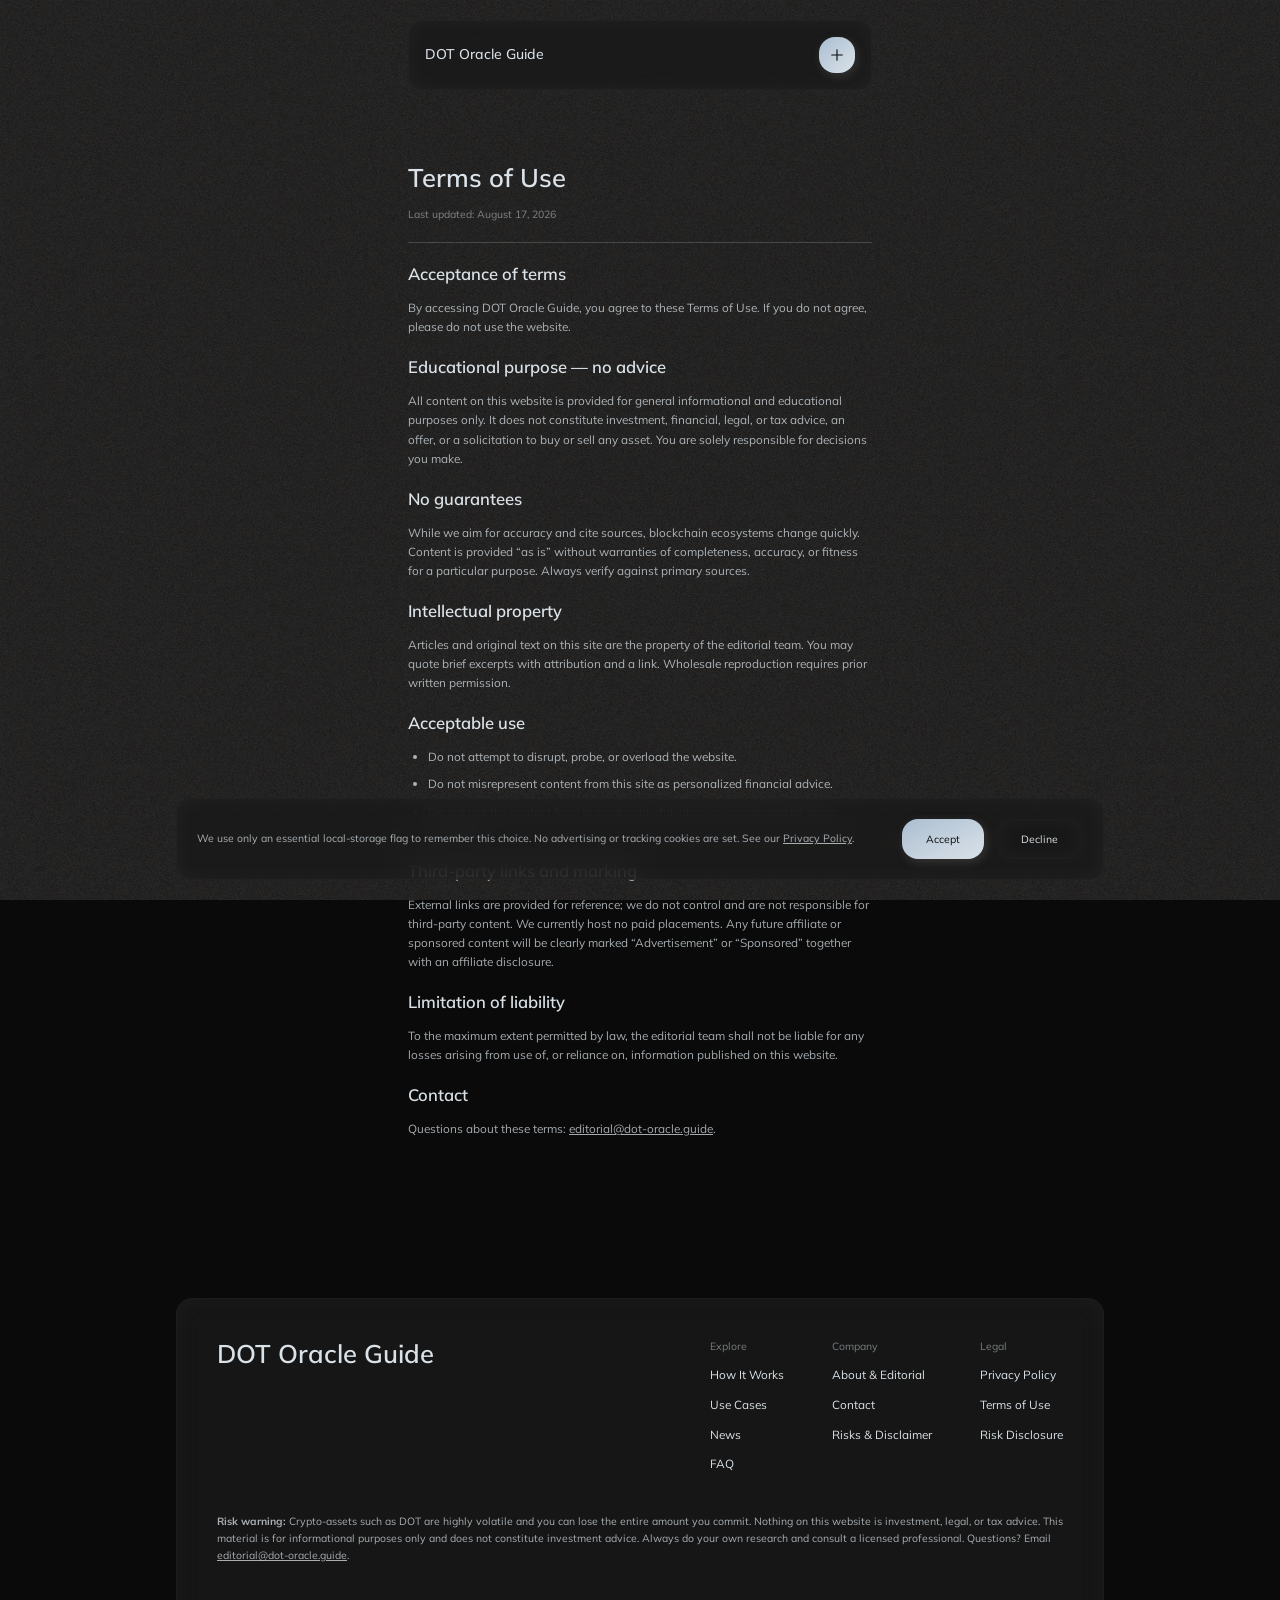
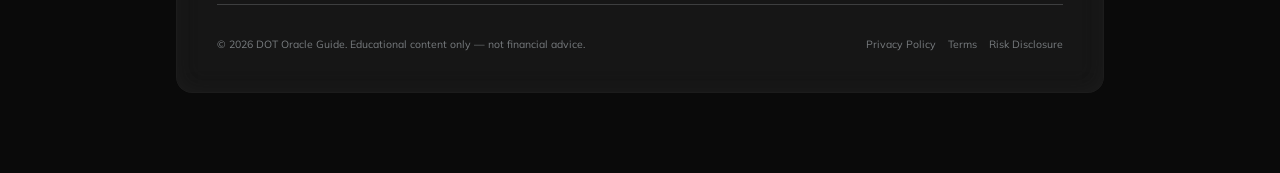
<file: terms/index.html>
<!DOCTYPE html>
<html lang="en">
<head>
    <meta charset="UTF-8">
    <meta name="viewport" content="width=device-width, initial-scale=1.0">
    <title>Terms of Use | DOT Oracle Guide</title>
    <meta name="description" content="The terms governing use of this educational website: informational purpose, no financial advice, intellectual property, acceptable use, and liability limits.">
    <link rel="canonical" href="https://dot-oracle.guide/terms/">
    <meta property="og:type" content="article">
    <meta property="og:site_name" content="DOT Oracle Guide">
    <meta property="og:title" content="Terms of Use | DOT Oracle Guide">
    <meta property="og:description" content="The terms governing use of this educational website: informational purpose, no financial advice, intellectual property, acceptable use, and liability limits.">
    <meta property="og:url" content="https://dot-oracle.guide/terms/">
    <meta property="og:image" content="https://dot-oracle.guide/assets/img/3d-rendering-blockchain-technology_23-2151480184.jpg">
    <meta name="twitter:card" content="summary_large_image">
    <meta name="twitter:title" content="Terms of Use | DOT Oracle Guide">
    <meta name="twitter:description" content="The terms governing use of this educational website: informational purpose, no financial advice, intellectual property, acceptable use, and liability limits.">
    <meta name="twitter:image" content="https://dot-oracle.guide/assets/img/3d-rendering-blockchain-technology_23-2151480184.jpg">
    
    <link href="../assets/main.css" rel="stylesheet">
</head>
  <body>
    <div id="root"><div class="fixed inset-0 -z-10 overflow-hidden bg-background-accent/10 pointer-events-none select-none" aria-hidden="true"><div class="absolute inset-0 bg-repeat mix-blend-overlay opacity-10 bg-noise bg-size-[512px]"></div></div><nav data-section="navbar" class="fixed z-1000 top-5 left-1/2 -translate-x-1/2 w-content-width"><div class="mx-auto w-full md:w-1/2 overflow-hidden rounded backdrop-blur-sm card"><div class="relative z-10 flex items-center justify-between gap-3 xl:gap-4 2xl:gap-5 p-3 xl:p-4 2xl:p-5"><a href="/" class="text-xl font-medium text-foreground">DOT Oracle Guide</a><div class="flex items-center justify-center shrink-0 size-9 rounded cursor-pointer primary-button"><svg xmlns="http://www.w3.org/2000/svg" width="24" height="24" viewBox="0 0 24 24" fill="none" stroke="currentColor" stroke-width="1.5" stroke-linecap="round" stroke-linejoin="round" class="lucide lucide-plus w-1/2 h-1/2 text-primary-cta-text transition-transform duration-300 rotate-0" aria-hidden="true"><path d="M5 12h14"></path><path d="M12 5v14"></path></svg></div></div><div id="nav-menu" class="hidden relative z-10 flex-col items-start gap-1 px-3 pb-3 xl:px-4 xl:pb-4 2xl:px-5 2xl:pb-5 border-t border-foreground/20"><a href="/" class="text-base py-2 hover:opacity-75 transition-opacity">Home</a><a href="/how-it-works/" class="text-base py-2 hover:opacity-75 transition-opacity">How It Works</a><a href="/use-cases/" class="text-base py-2 hover:opacity-75 transition-opacity">Use Cases</a><a href="/news/" class="text-base py-2 hover:opacity-75 transition-opacity">News</a><a href="/risks/" class="text-base py-2 hover:opacity-75 transition-opacity">Risks</a><a href="/faq/" class="text-base py-2 hover:opacity-75 transition-opacity">FAQ</a><a href="/about/" class="text-base py-2 hover:opacity-75 transition-opacity">About</a></div></div></nav><main class="flex-grow"><div id="legal" data-section="legal"><article aria-label="Policy content" class="w-content-width mx-auto pt-40 pb-20"><div class="md:max-w-1/2 mx-auto flex flex-col gap-5">
<div class="flex flex-col gap-3"><h1 class="text-3xl md:text-4xl font-semibold leading-snug">Terms of Use</h1>
<p class="text-sm opacity-50">Last updated: <time datetime="2026-08-17">August 17, 2026</time></p></div>
<div class="w-full h-px bg-foreground/20"></div>
<div class="flex flex-col gap-5"><section class="flex flex-col gap-3"><h2 class="text-xl md:text-2xl font-semibold leading-snug">Acceptance of terms</h2><p class="text-sm md:text-base opacity-75 leading-relaxed">By accessing DOT Oracle Guide, you agree to these Terms of Use. If you do not agree, please do not use the website.</p></section><section class="flex flex-col gap-3"><h2 class="text-xl md:text-2xl font-semibold leading-snug">Educational purpose — no advice</h2><p class="text-sm md:text-base opacity-75 leading-relaxed">All content on this website is provided for general informational and educational purposes only. It does not constitute investment, financial, legal, or tax advice, an offer, or a solicitation to buy or sell any asset. You are solely responsible for decisions you make.</p></section><section class="flex flex-col gap-3"><h2 class="text-xl md:text-2xl font-semibold leading-snug">No guarantees</h2><p class="text-sm md:text-base opacity-75 leading-relaxed">While we aim for accuracy and cite sources, blockchain ecosystems change quickly. Content is provided “as is” without warranties of completeness, accuracy, or fitness for a particular purpose. Always verify against primary sources.</p></section><section class="flex flex-col gap-3"><h2 class="text-xl md:text-2xl font-semibold leading-snug">Intellectual property</h2><p class="text-sm md:text-base opacity-75 leading-relaxed">Articles and original text on this site are the property of the editorial team. You may quote brief excerpts with attribution and a link. Wholesale reproduction requires prior written permission.</p></section><section class="flex flex-col gap-3"><h2 class="text-xl md:text-2xl font-semibold leading-snug">Acceptable use</h2><ul class="list-disc pl-5 flex flex-col gap-2 text-sm md:text-base opacity-75 leading-relaxed"><li>Do not attempt to disrupt, probe, or overload the website.</li><li>Do not misrepresent content from this site as personalized financial advice.</li><li>Do not use the contact form to send unlawful, abusive, or commercial spam messages.</li></ul></section><section class="flex flex-col gap-3"><h2 class="text-xl md:text-2xl font-semibold leading-snug">Third-party links and marking</h2><p class="text-sm md:text-base opacity-75 leading-relaxed">External links are provided for reference; we do not control and are not responsible for third-party content. We currently host no paid placements. Any future affiliate or sponsored content will be clearly marked “Advertisement” or “Sponsored” together with an affiliate disclosure.</p></section><section class="flex flex-col gap-3"><h2 class="text-xl md:text-2xl font-semibold leading-snug">Limitation of liability</h2><p class="text-sm md:text-base opacity-75 leading-relaxed">To the maximum extent permitted by law, the editorial team shall not be liable for any losses arising from use of, or reliance on, information published on this website.</p></section><section class="flex flex-col gap-3"><h2 class="text-xl md:text-2xl font-semibold leading-snug">Contact</h2><p class="text-sm md:text-base opacity-75 leading-relaxed">Questions about these terms: <a href="mailto:editorial@dot-oracle.guide" class="underline hover:opacity-75">editorial@dot-oracle.guide</a>.</p></section></div>
</div></article></div></main><footer data-section="footer" aria-label="Site footer" class="w-full py-20"><div class="w-content-width mx-auto p-10 rounded-lg card"><div class="flex flex-col md:flex-row gap-10 md:gap-0 justify-between items-start mb-10"><h2 class="text-4xl font-semibold">DOT Oracle Guide</h2><div class="w-full md:w-fit flex flex-wrap gap-y-10 md:gap-12"><div class="w-1/2 md:w-auto flex flex-col items-start gap-3"><h3 class="text-sm opacity-50 truncate">Explore</h3><a href="/how-it-works/" class="text-base hover:opacity-75 transition-opacity">How It Works</a><a href="/use-cases/" class="text-base hover:opacity-75 transition-opacity">Use Cases</a><a href="/news/" class="text-base hover:opacity-75 transition-opacity">News</a><a href="/faq/" class="text-base hover:opacity-75 transition-opacity">FAQ</a></div><div class="w-1/2 md:w-auto flex flex-col items-start gap-3"><h3 class="text-sm opacity-50 truncate">Company</h3><a href="/about/" class="text-base hover:opacity-75 transition-opacity">About &amp; Editorial</a><a href="/about/#contact" class="text-base hover:opacity-75 transition-opacity">Contact</a><a href="/risks/" class="text-base hover:opacity-75 transition-opacity">Risks &amp; Disclaimer</a></div><div class="w-1/2 md:w-auto flex flex-col items-start gap-3"><h3 class="text-sm opacity-50 truncate">Legal</h3><a href="/privacy/" class="text-base hover:opacity-75 transition-opacity">Privacy Policy</a><a href="/terms/" class="text-base hover:opacity-75 transition-opacity">Terms of Use</a><a href="/risk-disclosure/" class="text-base hover:opacity-75 transition-opacity">Risk Disclosure</a></div></div></div><p class="text-sm opacity-75 leading-relaxed mb-10"><strong>Risk warning:</strong> Crypto-assets such as DOT are highly volatile and you can lose the entire amount you commit. Nothing on this website is investment, legal, or tax advice. This material is for informational purposes only and does not constitute investment advice. Always do your own research and consult a licensed professional. Questions? Email <a href="mailto:editorial@dot-oracle.guide" class="underline hover:opacity-75">editorial@dot-oracle.guide</a>.</p><div class="flex flex-col md:flex-row gap-3 items-start md:items-center justify-between pt-8 border-t border-foreground/20"><span class="text-sm opacity-50">© 2026 DOT Oracle Guide. Educational content only — not financial advice.</span><div class="flex items-center gap-3"><a href="/privacy/" class="text-sm opacity-50 hover:opacity-75 transition-opacity">Privacy Policy</a><a href="/terms/" class="text-sm opacity-50 hover:opacity-75 transition-opacity">Terms</a><a href="/risk-disclosure/" class="text-sm opacity-50 hover:opacity-75 transition-opacity">Risk Disclosure</a></div></div></div></footer><div id="cookie-banner" class="hidden fixed bottom-5 left-1/2 -translate-x-1/2 z-1000 w-content-width" role="dialog" aria-label="Cookie consent"><div class="card rounded backdrop-blur-sm p-5 flex flex-col md:flex-row items-start md:items-center justify-between gap-3"><p class="text-sm opacity-75 leading-relaxed">We use only an essential local-storage flag to remember this choice. No advertising or tracking cookies are set. See our <a href="/privacy/" class="underline hover:opacity-75">Privacy Policy</a>.</p><div class="flex items-center gap-3 shrink-0"><button id="cookie-accept" type="button" class="flex items-center justify-center h-10 px-6 text-sm rounded primary-button text-primary-cta-text cursor-pointer">Accept</button><button id="cookie-decline" type="button" class="flex items-center justify-center h-10 px-6 text-sm rounded card cursor-pointer hover:opacity-75 transition-opacity">Decline</button></div></div></div></div>
    <script src="../assets/main.js" defer></script>
  </body>
</html>
</file>
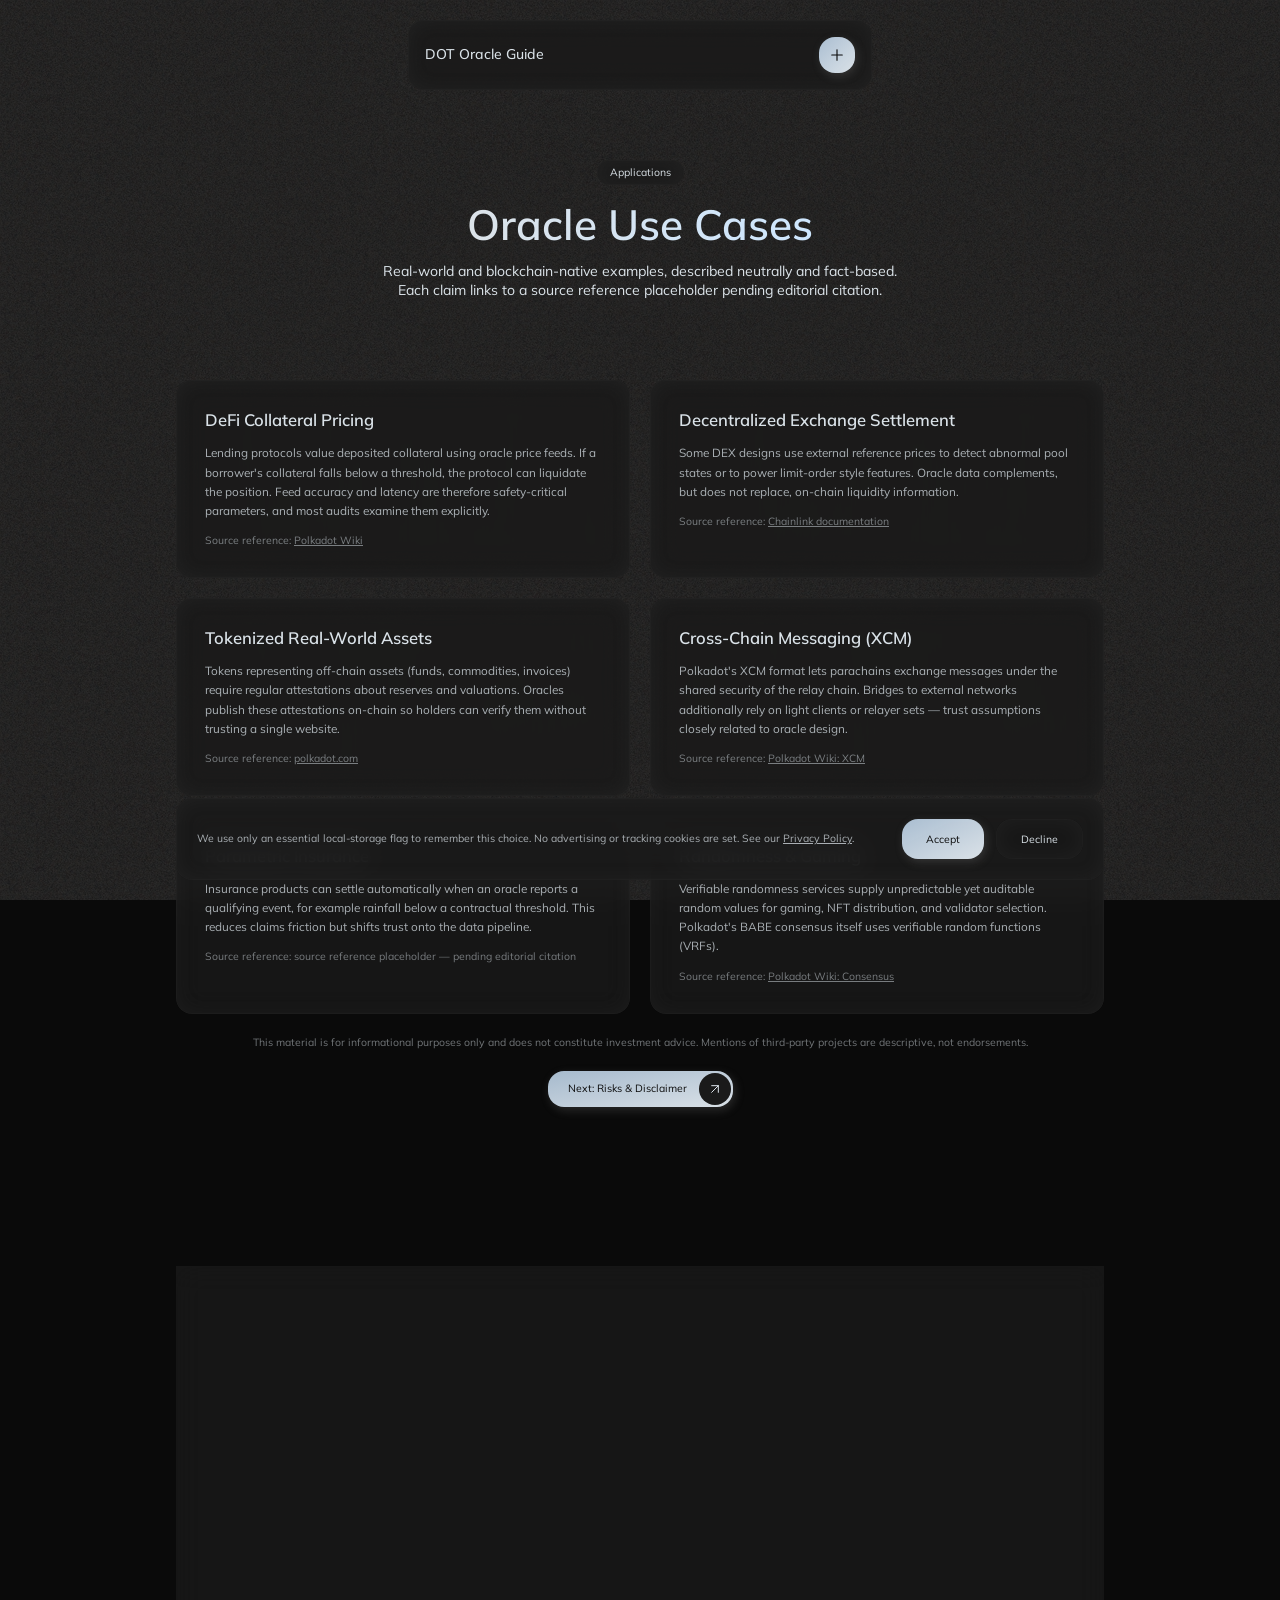
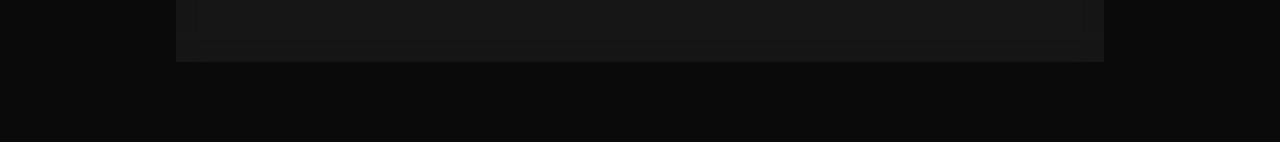
<file: use-cases/index.html>
<!DOCTYPE html>
<html lang="en">
<head>
    <meta charset="UTF-8">
    <meta name="viewport" content="width=device-width, initial-scale=1.0">
    <title>Oracle Use Cases on Polkadot | DOT Oracle Guide</title>
    <meta name="description" content="Fact-based examples of oracle usage: DeFi price feeds, tokenized assets, cross-chain messaging, parametric insurance, and verifiable randomness. Educational only.">
    <link rel="canonical" href="https://dot-oracle.guide/use-cases/">
    <meta property="og:type" content="article">
    <meta property="og:site_name" content="DOT Oracle Guide">
    <meta property="og:title" content="Oracle Use Cases on Polkadot | DOT Oracle Guide">
    <meta property="og:description" content="Fact-based examples of oracle usage: DeFi price feeds, tokenized assets, cross-chain messaging, parametric insurance, and verifiable randomness. Educational only.">
    <meta property="og:url" content="https://dot-oracle.guide/use-cases/">
    <meta property="og:image" content="https://dot-oracle.guide/assets/img/3d-rendering-blockchain-technology_23-2151480184.jpg">
    <meta name="twitter:card" content="summary_large_image">
    <meta name="twitter:title" content="Oracle Use Cases on Polkadot | DOT Oracle Guide">
    <meta name="twitter:description" content="Fact-based examples of oracle usage: DeFi price feeds, tokenized assets, cross-chain messaging, parametric insurance, and verifiable randomness. Educational only.">
    <meta name="twitter:image" content="https://dot-oracle.guide/assets/img/3d-rendering-blockchain-technology_23-2151480184.jpg">
    
    <link href="../assets/main.css" rel="stylesheet">
</head>
  <body>
    <div id="root"><div class="fixed inset-0 -z-10 overflow-hidden bg-background-accent/10 pointer-events-none select-none" aria-hidden="true"><div class="absolute inset-0 bg-repeat mix-blend-overlay opacity-10 bg-noise bg-size-[512px]"></div></div><nav data-section="navbar" class="fixed z-1000 top-5 left-1/2 -translate-x-1/2 w-content-width"><div class="mx-auto w-full md:w-1/2 overflow-hidden rounded backdrop-blur-sm card"><div class="relative z-10 flex items-center justify-between gap-3 xl:gap-4 2xl:gap-5 p-3 xl:p-4 2xl:p-5"><a href="/" class="text-xl font-medium text-foreground">DOT Oracle Guide</a><div class="flex items-center justify-center shrink-0 size-9 rounded cursor-pointer primary-button"><svg xmlns="http://www.w3.org/2000/svg" width="24" height="24" viewBox="0 0 24 24" fill="none" stroke="currentColor" stroke-width="1.5" stroke-linecap="round" stroke-linejoin="round" class="lucide lucide-plus w-1/2 h-1/2 text-primary-cta-text transition-transform duration-300 rotate-0" aria-hidden="true"><path d="M5 12h14"></path><path d="M12 5v14"></path></svg></div></div><div id="nav-menu" class="hidden relative z-10 flex-col items-start gap-1 px-3 pb-3 xl:px-4 xl:pb-4 2xl:px-5 2xl:pb-5 border-t border-foreground/20"><a href="/" class="text-base py-2 hover:opacity-75 transition-opacity">Home</a><a href="/how-it-works/" class="text-base py-2 hover:opacity-75 transition-opacity">How It Works</a><a href="/use-cases/" class="text-base py-2 hover:opacity-75 transition-opacity">Use Cases</a><a href="/news/" class="text-base py-2 hover:opacity-75 transition-opacity">News</a><a href="/risks/" class="text-base py-2 hover:opacity-75 transition-opacity">Risks</a><a href="/faq/" class="text-base py-2 hover:opacity-75 transition-opacity">FAQ</a><a href="/about/" class="text-base py-2 hover:opacity-75 transition-opacity">About</a></div></div></nav><main class="flex-grow"><div data-section="page-hero"><section class="pt-40 pb-10"><div class="w-content-width mx-auto flex flex-col items-center gap-3"><div class="px-3 py-1 mb-1 text-sm card rounded w-fit"><p>Applications</p></div>
<h1 class="bg-gradient-to-r from-foreground to-primary-cta bg-clip-text text-transparent pb-[0.1em] -mb-[0.1em] text-6xl 2xl:text-7xl leading-[1.15] font-semibold text-center text-balance">Oracle Use Cases</h1>
<p class="md:max-w-7/10 text-lg md:text-xl leading-snug text-center text-balance">Real-world and blockchain-native examples, described neutrally and fact-based. Each claim links to a source reference placeholder pending editorial citation.</p></div></section></div>
<div data-section="use-case-grid"><section class="py-10 pb-20"><div class="w-content-width mx-auto flex flex-col gap-5">
<div class="grid grid-cols-1 md:grid-cols-2 gap-5">
<div class="p-6 xl:p-7 2xl:p-8 card rounded flex flex-col gap-3"><h3 class="text-2xl font-semibold">DeFi Collateral Pricing</h3><p class="text-base leading-relaxed opacity-75">Lending protocols value deposited collateral using oracle price feeds. If a borrower&#39;s collateral falls below a threshold, the protocol can liquidate the position. Feed accuracy and latency are therefore safety-critical parameters, and most audits examine them explicitly.</p><p class="text-sm leading-relaxed opacity-50">Source reference: <a href="https://wiki.polkadot.com/" class="underline hover:opacity-75" rel="noopener" target="_blank">Polkadot Wiki</a></p></div>
<div class="p-6 xl:p-7 2xl:p-8 card rounded flex flex-col gap-3"><h3 class="text-2xl font-semibold">Decentralized Exchange Settlement</h3><p class="text-base leading-relaxed opacity-75">Some DEX designs use external reference prices to detect abnormal pool states or to power limit-order style features. Oracle data complements, but does not replace, on-chain liquidity information.</p><p class="text-sm leading-relaxed opacity-50">Source reference: <a href="https://docs.chain.link/" class="underline hover:opacity-75" rel="noopener" target="_blank">Chainlink documentation</a></p></div>
<div class="p-6 xl:p-7 2xl:p-8 card rounded flex flex-col gap-3"><h3 class="text-2xl font-semibold">Tokenized Real-World Assets</h3><p class="text-base leading-relaxed opacity-75">Tokens representing off-chain assets (funds, commodities, invoices) require regular attestations about reserves and valuations. Oracles publish these attestations on-chain so holders can verify them without trusting a single website.</p><p class="text-sm leading-relaxed opacity-50">Source reference: <a href="https://polkadot.com/" class="underline hover:opacity-75" rel="noopener" target="_blank">polkadot.com</a></p></div>
<div class="p-6 xl:p-7 2xl:p-8 card rounded flex flex-col gap-3"><h3 class="text-2xl font-semibold">Cross-Chain Messaging (XCM)</h3><p class="text-base leading-relaxed opacity-75">Polkadot&#39;s XCM format lets parachains exchange messages under the shared security of the relay chain. Bridges to external networks additionally rely on light clients or relayer sets — trust assumptions closely related to oracle design.</p><p class="text-sm leading-relaxed opacity-50">Source reference: <a href="https://wiki.polkadot.com/learn/learn-xcm/" class="underline hover:opacity-75" rel="noopener" target="_blank">Polkadot Wiki: XCM</a></p></div>
<div class="p-6 xl:p-7 2xl:p-8 card rounded flex flex-col gap-3"><h3 class="text-2xl font-semibold">Parametric Insurance</h3><p class="text-base leading-relaxed opacity-75">Insurance products can settle automatically when an oracle reports a qualifying event, for example rainfall below a contractual threshold. This reduces claims friction but shifts trust onto the data pipeline.</p><p class="text-sm leading-relaxed opacity-50">Source reference: source reference placeholder — pending editorial citation</p></div>
<div class="p-6 xl:p-7 2xl:p-8 card rounded flex flex-col gap-3"><h3 class="text-2xl font-semibold">Randomness &amp; Gaming</h3><p class="text-base leading-relaxed opacity-75">Verifiable randomness services supply unpredictable yet auditable random values for gaming, NFT distribution, and validator selection. Polkadot&#39;s BABE consensus itself uses verifiable random functions (VRFs).</p><p class="text-sm leading-relaxed opacity-50">Source reference: <a href="https://wiki.polkadot.com/learn/learn-consensus/" class="underline hover:opacity-75" rel="noopener" target="_blank">Polkadot Wiki: Consensus</a></p></div>
</div>
<p class="text-sm leading-relaxed opacity-50 text-center">This material is for informational purposes only and does not constitute investment advice. Mentions of third-party projects are descriptive, not endorsements.</p>
<div class="flex flex-wrap justify-center gap-3"><div><a href="/risks/" class="group relative flex items-center gap-3 min-w-0 w-fit max-w-full py-0.5 pl-5 pr-0.5 text-sm rounded cursor-pointer primary-button text-primary-cta-text"><span class="relative z-10 flex-1 truncate md:transition-colors md:duration-500 md:ease-out text-primary-cta-text md:group-hover:text-secondary-cta-text">Next: Risks &amp; Disclaimer</span><div class="relative z-10 flex items-center justify-center size-8 rounded text-secondary-cta-text"><svg xmlns="http://www.w3.org/2000/svg" width="24" height="24" viewBox="0 0 24 24" fill="none" stroke="currentColor" stroke-width="1.5" stroke-linecap="round" stroke-linejoin="round" class="lucide lucide-arrow-up-right size-4" aria-hidden="true"><path d="M7 7h10v10"></path><path d="M7 17 17 7"></path></svg></div><div class="absolute inset-0.5 z-0 overflow-hidden rounded pointer-events-none"><div class="h-full w-full rounded -translate-x-[calc(-100%+2rem)] md:transition-transform md:duration-500 md:ease-out md:group-hover:translate-x-0 secondary-button"></div></div></a></div></div>
</div></section></div></main><footer data-section="footer" aria-label="Site footer" class="w-full py-20"><div class="w-content-width mx-auto p-10 rounded-lg card"><div class="flex flex-col md:flex-row gap-10 md:gap-0 justify-between items-start mb-10"><h2 class="text-4xl font-semibold">DOT Oracle Guide</h2><div class="w-full md:w-fit flex flex-wrap gap-y-10 md:gap-12"><div class="w-1/2 md:w-auto flex flex-col items-start gap-3"><h3 class="text-sm opacity-50 truncate">Explore</h3><a href="/how-it-works/" class="text-base hover:opacity-75 transition-opacity">How It Works</a><a href="/use-cases/" class="text-base hover:opacity-75 transition-opacity">Use Cases</a><a href="/news/" class="text-base hover:opacity-75 transition-opacity">News</a><a href="/faq/" class="text-base hover:opacity-75 transition-opacity">FAQ</a></div><div class="w-1/2 md:w-auto flex flex-col items-start gap-3"><h3 class="text-sm opacity-50 truncate">Company</h3><a href="/about/" class="text-base hover:opacity-75 transition-opacity">About &amp; Editorial</a><a href="/about/#contact" class="text-base hover:opacity-75 transition-opacity">Contact</a><a href="/risks/" class="text-base hover:opacity-75 transition-opacity">Risks &amp; Disclaimer</a></div><div class="w-1/2 md:w-auto flex flex-col items-start gap-3"><h3 class="text-sm opacity-50 truncate">Legal</h3><a href="/privacy/" class="text-base hover:opacity-75 transition-opacity">Privacy Policy</a><a href="/terms/" class="text-base hover:opacity-75 transition-opacity">Terms of Use</a><a href="/risk-disclosure/" class="text-base hover:opacity-75 transition-opacity">Risk Disclosure</a></div></div></div><p class="text-sm opacity-75 leading-relaxed mb-10"><strong>Risk warning:</strong> Crypto-assets such as DOT are highly volatile and you can lose the entire amount you commit. Nothing on this website is investment, legal, or tax advice. This material is for informational purposes only and does not constitute investment advice. Always do your own research and consult a licensed professional. Questions? Email <a href="mailto:editorial@dot-oracle.guide" class="underline hover:opacity-75">editorial@dot-oracle.guide</a>.</p><div class="flex flex-col md:flex-row gap-3 items-start md:items-center justify-between pt-8 border-t border-foreground/20"><span class="text-sm opacity-50">© 2026 DOT Oracle Guide. Educational content only — not financial advice.</span><div class="flex items-center gap-3"><a href="/privacy/" class="text-sm opacity-50 hover:opacity-75 transition-opacity">Privacy Policy</a><a href="/terms/" class="text-sm opacity-50 hover:opacity-75 transition-opacity">Terms</a><a href="/risk-disclosure/" class="text-sm opacity-50 hover:opacity-75 transition-opacity">Risk Disclosure</a></div></div></div></footer><div id="cookie-banner" class="hidden fixed bottom-5 left-1/2 -translate-x-1/2 z-1000 w-content-width" role="dialog" aria-label="Cookie consent"><div class="card rounded backdrop-blur-sm p-5 flex flex-col md:flex-row items-start md:items-center justify-between gap-3"><p class="text-sm opacity-75 leading-relaxed">We use only an essential local-storage flag to remember this choice. No advertising or tracking cookies are set. See our <a href="/privacy/" class="underline hover:opacity-75">Privacy Policy</a>.</p><div class="flex items-center gap-3 shrink-0"><button id="cookie-accept" type="button" class="flex items-center justify-center h-10 px-6 text-sm rounded primary-button text-primary-cta-text cursor-pointer">Accept</button><button id="cookie-decline" type="button" class="flex items-center justify-center h-10 px-6 text-sm rounded card cursor-pointer hover:opacity-75 transition-opacity">Decline</button></div></div></div></div>
    <script src="../assets/main.js" defer></script>
  </body>
</html>
</file>
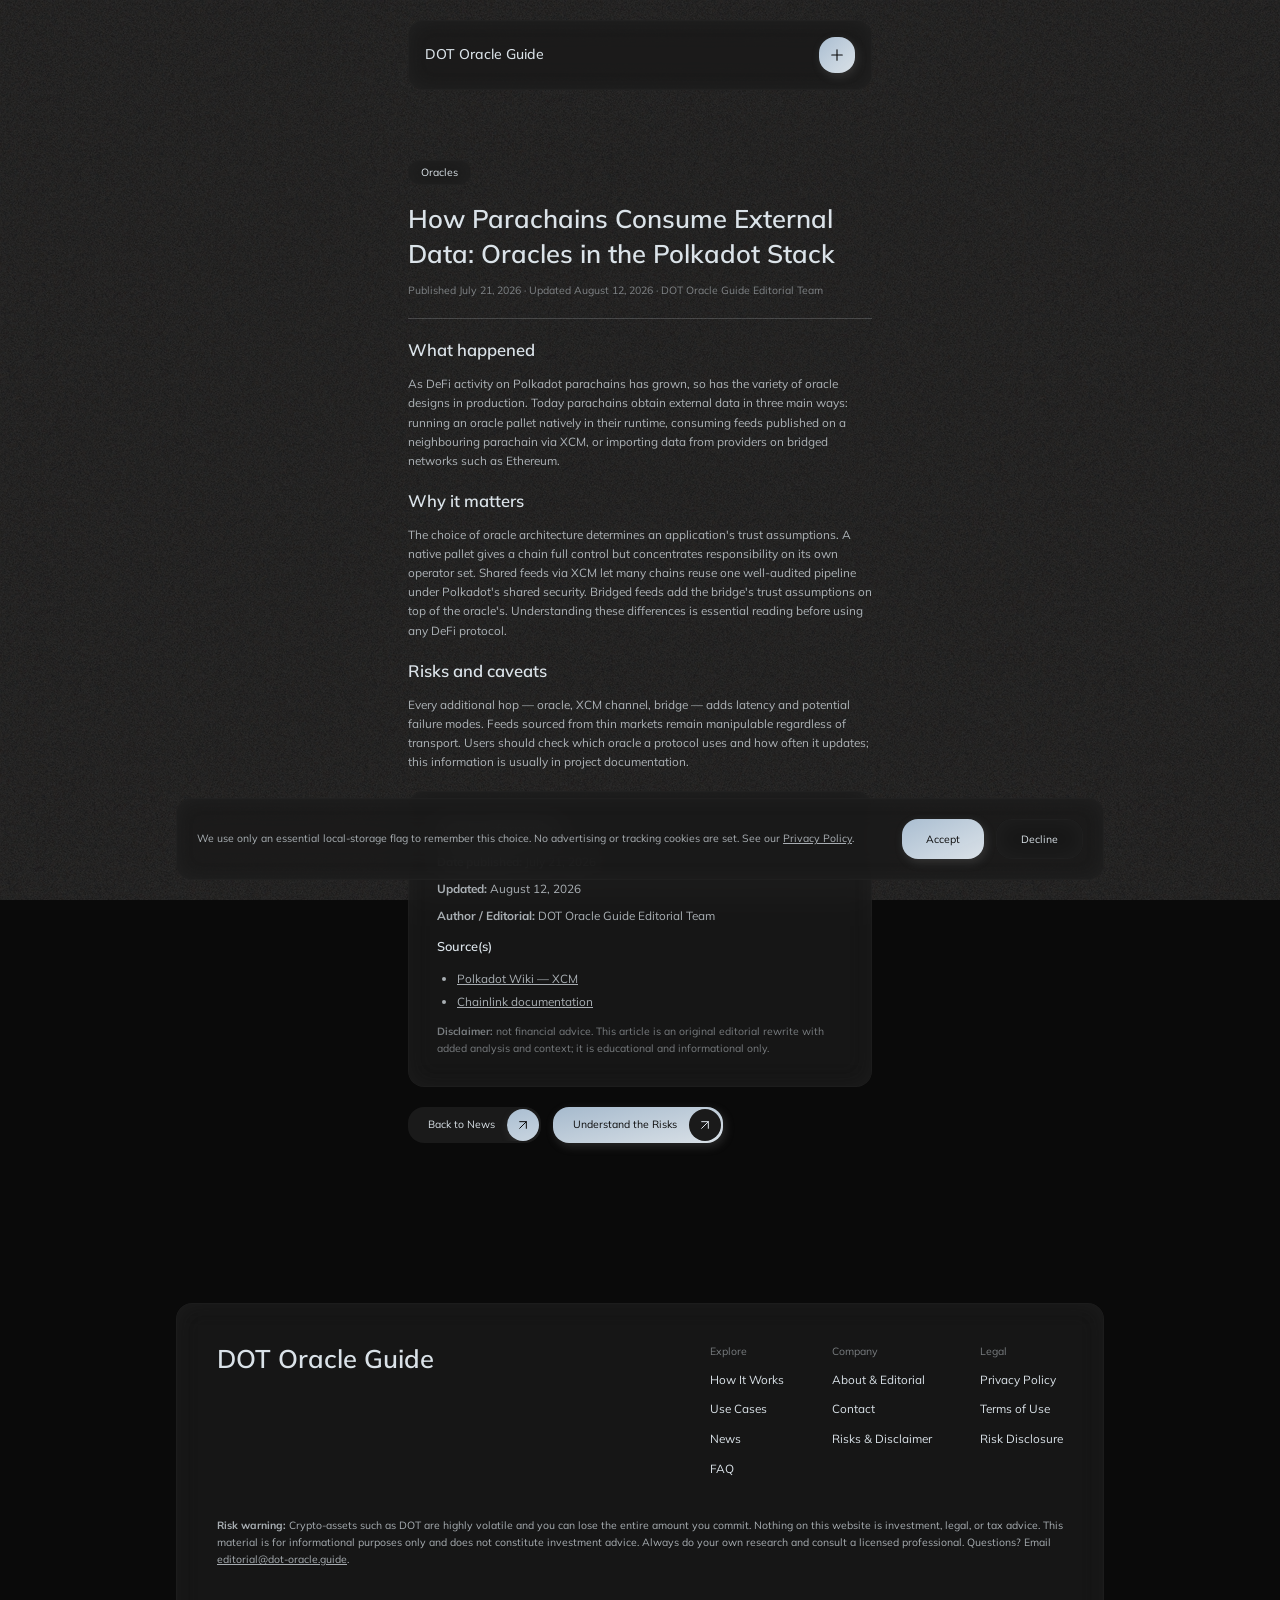
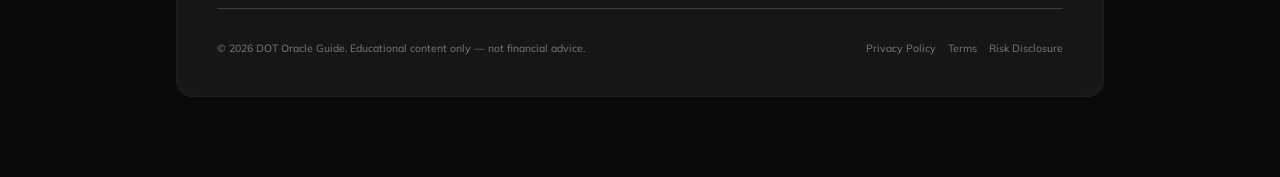
<file: news/oracles-on-polkadot-parachains/index.html>
<!DOCTYPE html>
<html lang="en">
<head>
    <meta charset="UTF-8">
    <meta name="viewport" content="width=device-width, initial-scale=1.0">
    <title>How Parachains Consume External Data: Oracles in the Polkadot Stack | DOT Oracle Guide</title>
    <meta name="description" content="A neutral overview of the ways Polkadot parachains obtain off-chain data: native oracle pallets, cross-chain feeds via XCM, and bridged providers.">
    <link rel="canonical" href="https://dot-oracle.guide/news/oracles-on-polkadot-parachains/">
    <meta property="og:type" content="article">
    <meta property="og:site_name" content="DOT Oracle Guide">
    <meta property="og:title" content="How Parachains Consume External Data: Oracles in the Polkadot Stack | DOT Oracle Guide">
    <meta property="og:description" content="A neutral overview of the ways Polkadot parachains obtain off-chain data: native oracle pallets, cross-chain feeds via XCM, and bridged providers.">
    <meta property="og:url" content="https://dot-oracle.guide/news/oracles-on-polkadot-parachains/">
    <meta property="og:image" content="https://dot-oracle.guide/assets/img/3d-rendering-blockchain-technology_23-2151480184.jpg">
    <meta name="twitter:card" content="summary_large_image">
    <meta name="twitter:title" content="How Parachains Consume External Data: Oracles in the Polkadot Stack | DOT Oracle Guide">
    <meta name="twitter:description" content="A neutral overview of the ways Polkadot parachains obtain off-chain data: native oracle pallets, cross-chain feeds via XCM, and bridged providers.">
    <meta name="twitter:image" content="https://dot-oracle.guide/assets/img/3d-rendering-blockchain-technology_23-2151480184.jpg">
    
    <link href="../../assets/main.css" rel="stylesheet">
    <script type="application/ld+json">{"@context": "https://schema.org", "@type": "NewsArticle", "headline": "How Parachains Consume External Data: Oracles in the Polkadot Stack", "datePublished": "2026-07-21", "dateModified": "2026-08-12", "author": {"@type": "Organization", "name": "DOT Oracle Guide Editorial Team"}, "publisher": {"@type": "Organization", "name": "DOT Oracle Guide"}, "mainEntityOfPage": "https://dot-oracle.guide/news/oracles-on-polkadot-parachains/"}</script>
</head>
  <body>
    <div id="root"><div class="fixed inset-0 -z-10 overflow-hidden bg-background-accent/10 pointer-events-none select-none" aria-hidden="true"><div class="absolute inset-0 bg-repeat mix-blend-overlay opacity-10 bg-noise bg-size-[512px]"></div></div><nav data-section="navbar" class="fixed z-1000 top-5 left-1/2 -translate-x-1/2 w-content-width"><div class="mx-auto w-full md:w-1/2 overflow-hidden rounded backdrop-blur-sm card"><div class="relative z-10 flex items-center justify-between gap-3 xl:gap-4 2xl:gap-5 p-3 xl:p-4 2xl:p-5"><a href="/" class="text-xl font-medium text-foreground">DOT Oracle Guide</a><div class="flex items-center justify-center shrink-0 size-9 rounded cursor-pointer primary-button"><svg xmlns="http://www.w3.org/2000/svg" width="24" height="24" viewBox="0 0 24 24" fill="none" stroke="currentColor" stroke-width="1.5" stroke-linecap="round" stroke-linejoin="round" class="lucide lucide-plus w-1/2 h-1/2 text-primary-cta-text transition-transform duration-300 rotate-0" aria-hidden="true"><path d="M5 12h14"></path><path d="M12 5v14"></path></svg></div></div><div id="nav-menu" class="hidden relative z-10 flex-col items-start gap-1 px-3 pb-3 xl:px-4 xl:pb-4 2xl:px-5 2xl:pb-5 border-t border-foreground/20"><a href="/" class="text-base py-2 hover:opacity-75 transition-opacity">Home</a><a href="/how-it-works/" class="text-base py-2 hover:opacity-75 transition-opacity">How It Works</a><a href="/use-cases/" class="text-base py-2 hover:opacity-75 transition-opacity">Use Cases</a><a href="/news/" class="text-base py-2 hover:opacity-75 transition-opacity">News</a><a href="/risks/" class="text-base py-2 hover:opacity-75 transition-opacity">Risks</a><a href="/faq/" class="text-base py-2 hover:opacity-75 transition-opacity">FAQ</a><a href="/about/" class="text-base py-2 hover:opacity-75 transition-opacity">About</a></div></div></nav><main class="flex-grow"><div data-section="article"><article aria-label="News article" class="w-content-width mx-auto pt-40 pb-20"><div class="md:max-w-1/2 mx-auto flex flex-col gap-5">
<div class="flex flex-col gap-3"><div class="px-3 py-1 mb-1 text-sm card rounded w-fit"><p>Oracles</p></div><h1 class="text-3xl md:text-4xl font-semibold leading-snug">How Parachains Consume External Data: Oracles in the Polkadot Stack</h1>
<p class="text-sm opacity-50">Published <time datetime="2026-07-21">July 21, 2026</time> · Updated <time datetime="2026-08-12">August 12, 2026</time> · DOT Oracle Guide Editorial Team</p></div>
<div class="w-full h-px bg-foreground/20"></div>
<div class="flex flex-col gap-5"><section class="flex flex-col gap-3"><h2 class="text-xl md:text-2xl font-semibold leading-snug">What happened</h2><p class="text-sm md:text-base opacity-75 leading-relaxed">As DeFi activity on Polkadot parachains has grown, so has the variety of oracle designs in production. Today parachains obtain external data in three main ways: running an oracle pallet natively in their runtime, consuming feeds published on a neighbouring parachain via XCM, or importing data from providers on bridged networks such as Ethereum.</p></section><section class="flex flex-col gap-3"><h2 class="text-xl md:text-2xl font-semibold leading-snug">Why it matters</h2><p class="text-sm md:text-base opacity-75 leading-relaxed">The choice of oracle architecture determines an application&#39;s trust assumptions. A native pallet gives a chain full control but concentrates responsibility on its own operator set. Shared feeds via XCM let many chains reuse one well-audited pipeline under Polkadot&#39;s shared security. Bridged feeds add the bridge&#39;s trust assumptions on top of the oracle&#39;s. Understanding these differences is essential reading before using any DeFi protocol.</p></section><section class="flex flex-col gap-3"><h2 class="text-xl md:text-2xl font-semibold leading-snug">Risks and caveats</h2><p class="text-sm md:text-base opacity-75 leading-relaxed">Every additional hop — oracle, XCM channel, bridge — adds latency and potential failure modes. Feeds sourced from thin markets remain manipulable regardless of transport. Users should check which oracle a protocol uses and how often it updates; this information is usually in project documentation.</p></section></div>
<div class="p-6 xl:p-7 2xl:p-8 card rounded flex flex-col gap-3">
<h2 class="text-xl font-semibold">Article Information</h2>
<ul class="flex flex-col gap-2 text-sm md:text-base leading-relaxed opacity-75">
<li><strong>Date published:</strong> <time datetime="2026-07-21">July 21, 2026</time></li>
<li><strong>Updated:</strong> <time datetime="2026-08-12">August 12, 2026</time></li>
<li><strong>Author / Editorial:</strong> DOT Oracle Guide Editorial Team</li>
</ul>
<h3 class="text-lg font-semibold">Source(s)</h3>
<ul class="list-disc pl-5 flex flex-col gap-1 text-sm md:text-base leading-relaxed opacity-75"><li><a href="https://wiki.polkadot.com/learn/learn-xcm/" class="underline hover:opacity-75" rel="noopener" target="_blank">Polkadot Wiki — XCM</a></li><li><a href="https://docs.chain.link/" class="underline hover:opacity-75" rel="noopener" target="_blank">Chainlink documentation</a></li></ul>
<p class="text-sm leading-relaxed opacity-50"><strong>Disclaimer:</strong> not financial advice. This article is an original editorial rewrite with added analysis and context; it is educational and informational only.</p>
</div>
<div class="flex flex-wrap gap-3"><div><a href="/news/" class="group relative flex items-center gap-3 min-w-0 w-fit max-w-full py-0.5 pl-5 pr-0.5 text-sm rounded cursor-pointer secondary-button text-secondary-cta-text"><span class="relative z-10 flex-1 truncate md:transition-colors md:duration-500 md:ease-out text-secondary-cta-text md:group-hover:text-primary-cta-text">Back to News</span><div class="relative z-10 flex items-center justify-center size-8 rounded text-primary-cta-text"><svg xmlns="http://www.w3.org/2000/svg" width="24" height="24" viewBox="0 0 24 24" fill="none" stroke="currentColor" stroke-width="1.5" stroke-linecap="round" stroke-linejoin="round" class="lucide lucide-arrow-up-right size-4" aria-hidden="true"><path d="M7 7h10v10"></path><path d="M7 17 17 7"></path></svg></div><div class="absolute inset-0.5 z-0 overflow-hidden rounded pointer-events-none"><div class="h-full w-full rounded -translate-x-[calc(-100%+2rem)] md:transition-transform md:duration-500 md:ease-out md:group-hover:translate-x-0 primary-button"></div></div></a></div><div><a href="/risks/" class="group relative flex items-center gap-3 min-w-0 w-fit max-w-full py-0.5 pl-5 pr-0.5 text-sm rounded cursor-pointer primary-button text-primary-cta-text"><span class="relative z-10 flex-1 truncate md:transition-colors md:duration-500 md:ease-out text-primary-cta-text md:group-hover:text-secondary-cta-text">Understand the Risks</span><div class="relative z-10 flex items-center justify-center size-8 rounded text-secondary-cta-text"><svg xmlns="http://www.w3.org/2000/svg" width="24" height="24" viewBox="0 0 24 24" fill="none" stroke="currentColor" stroke-width="1.5" stroke-linecap="round" stroke-linejoin="round" class="lucide lucide-arrow-up-right size-4" aria-hidden="true"><path d="M7 7h10v10"></path><path d="M7 17 17 7"></path></svg></div><div class="absolute inset-0.5 z-0 overflow-hidden rounded pointer-events-none"><div class="h-full w-full rounded -translate-x-[calc(-100%+2rem)] md:transition-transform md:duration-500 md:ease-out md:group-hover:translate-x-0 secondary-button"></div></div></a></div></div>
</div></article></div></main><footer data-section="footer" aria-label="Site footer" class="w-full py-20"><div class="w-content-width mx-auto p-10 rounded-lg card"><div class="flex flex-col md:flex-row gap-10 md:gap-0 justify-between items-start mb-10"><h2 class="text-4xl font-semibold">DOT Oracle Guide</h2><div class="w-full md:w-fit flex flex-wrap gap-y-10 md:gap-12"><div class="w-1/2 md:w-auto flex flex-col items-start gap-3"><h3 class="text-sm opacity-50 truncate">Explore</h3><a href="/how-it-works/" class="text-base hover:opacity-75 transition-opacity">How It Works</a><a href="/use-cases/" class="text-base hover:opacity-75 transition-opacity">Use Cases</a><a href="/news/" class="text-base hover:opacity-75 transition-opacity">News</a><a href="/faq/" class="text-base hover:opacity-75 transition-opacity">FAQ</a></div><div class="w-1/2 md:w-auto flex flex-col items-start gap-3"><h3 class="text-sm opacity-50 truncate">Company</h3><a href="/about/" class="text-base hover:opacity-75 transition-opacity">About &amp; Editorial</a><a href="/about/#contact" class="text-base hover:opacity-75 transition-opacity">Contact</a><a href="/risks/" class="text-base hover:opacity-75 transition-opacity">Risks &amp; Disclaimer</a></div><div class="w-1/2 md:w-auto flex flex-col items-start gap-3"><h3 class="text-sm opacity-50 truncate">Legal</h3><a href="/privacy/" class="text-base hover:opacity-75 transition-opacity">Privacy Policy</a><a href="/terms/" class="text-base hover:opacity-75 transition-opacity">Terms of Use</a><a href="/risk-disclosure/" class="text-base hover:opacity-75 transition-opacity">Risk Disclosure</a></div></div></div><p class="text-sm opacity-75 leading-relaxed mb-10"><strong>Risk warning:</strong> Crypto-assets such as DOT are highly volatile and you can lose the entire amount you commit. Nothing on this website is investment, legal, or tax advice. This material is for informational purposes only and does not constitute investment advice. Always do your own research and consult a licensed professional. Questions? Email <a href="mailto:editorial@dot-oracle.guide" class="underline hover:opacity-75">editorial@dot-oracle.guide</a>.</p><div class="flex flex-col md:flex-row gap-3 items-start md:items-center justify-between pt-8 border-t border-foreground/20"><span class="text-sm opacity-50">© 2026 DOT Oracle Guide. Educational content only — not financial advice.</span><div class="flex items-center gap-3"><a href="/privacy/" class="text-sm opacity-50 hover:opacity-75 transition-opacity">Privacy Policy</a><a href="/terms/" class="text-sm opacity-50 hover:opacity-75 transition-opacity">Terms</a><a href="/risk-disclosure/" class="text-sm opacity-50 hover:opacity-75 transition-opacity">Risk Disclosure</a></div></div></div></footer><div id="cookie-banner" class="hidden fixed bottom-5 left-1/2 -translate-x-1/2 z-1000 w-content-width" role="dialog" aria-label="Cookie consent"><div class="card rounded backdrop-blur-sm p-5 flex flex-col md:flex-row items-start md:items-center justify-between gap-3"><p class="text-sm opacity-75 leading-relaxed">We use only an essential local-storage flag to remember this choice. No advertising or tracking cookies are set. See our <a href="/privacy/" class="underline hover:opacity-75">Privacy Policy</a>.</p><div class="flex items-center gap-3 shrink-0"><button id="cookie-accept" type="button" class="flex items-center justify-center h-10 px-6 text-sm rounded primary-button text-primary-cta-text cursor-pointer">Accept</button><button id="cookie-decline" type="button" class="flex items-center justify-center h-10 px-6 text-sm rounded card cursor-pointer hover:opacity-75 transition-opacity">Decline</button></div></div></div></div>
    <script src="../../assets/main.js" defer></script>
  </body>
</html>
</file>
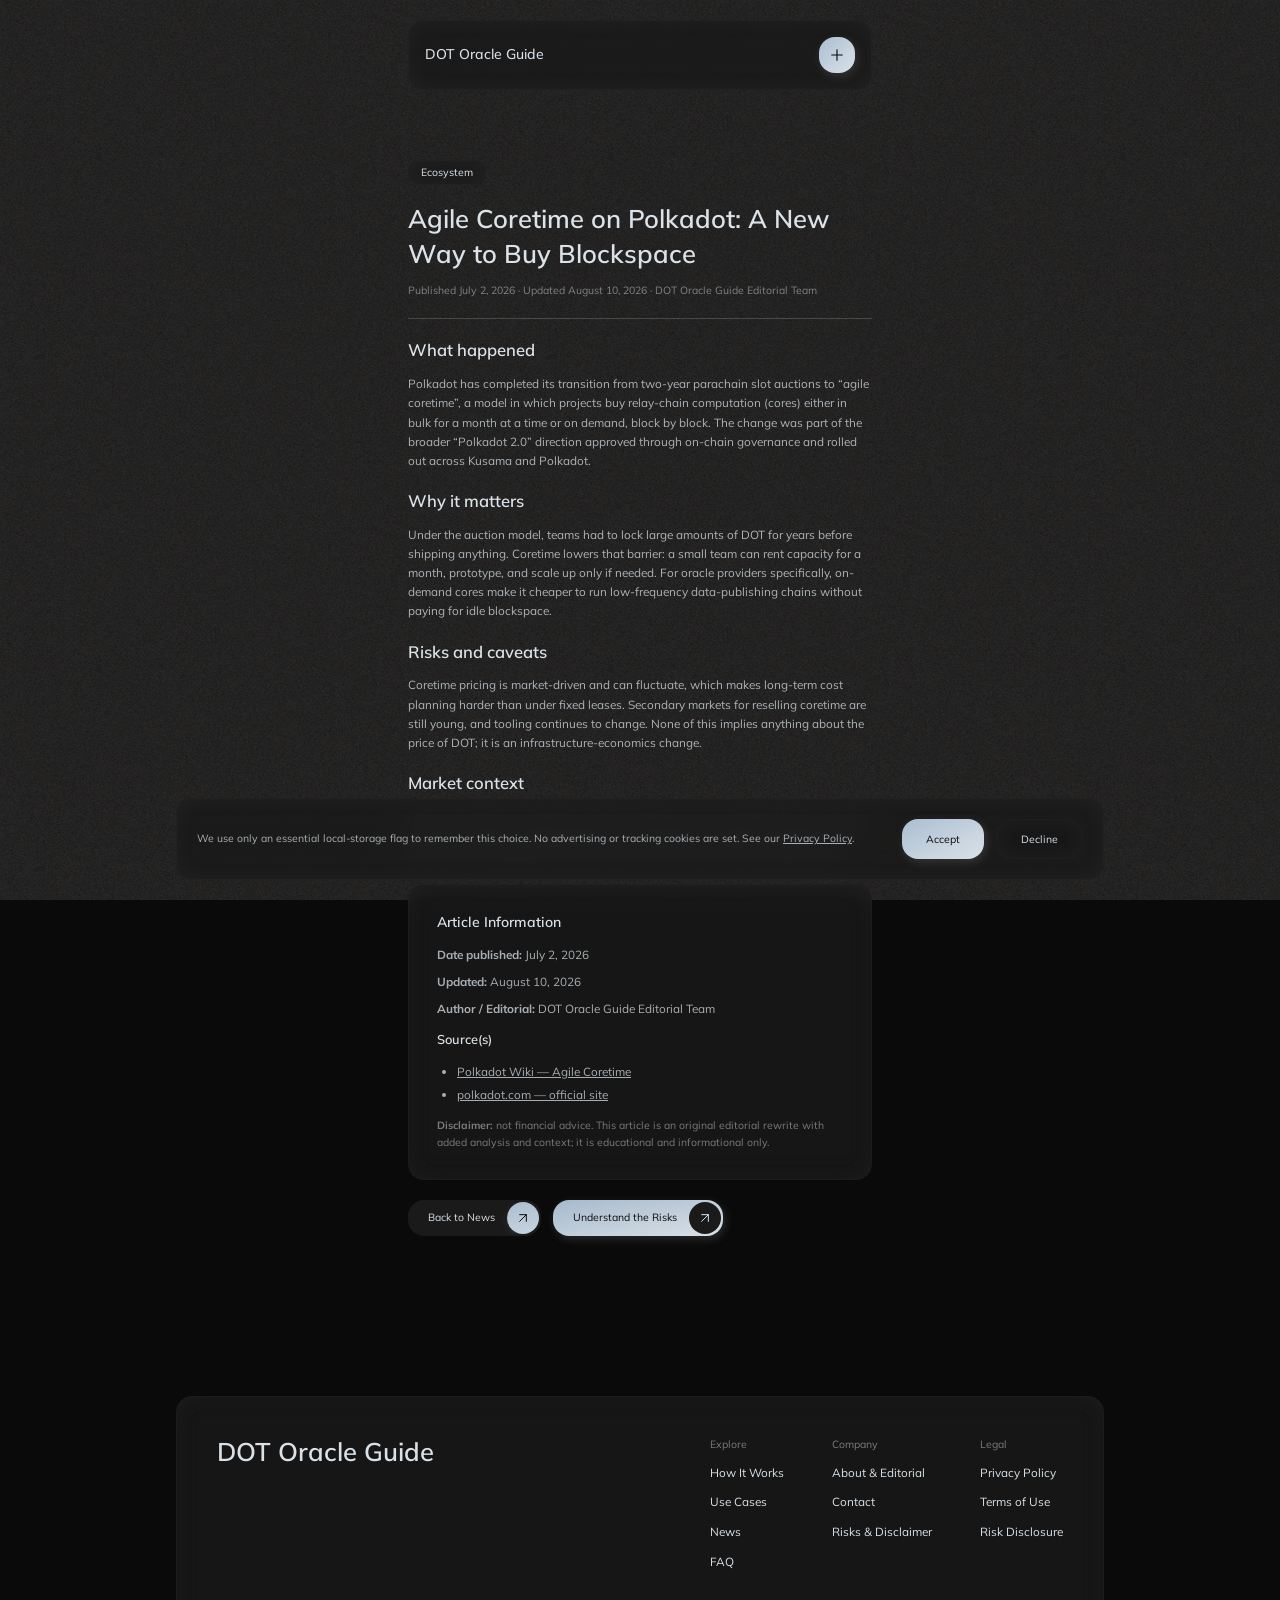
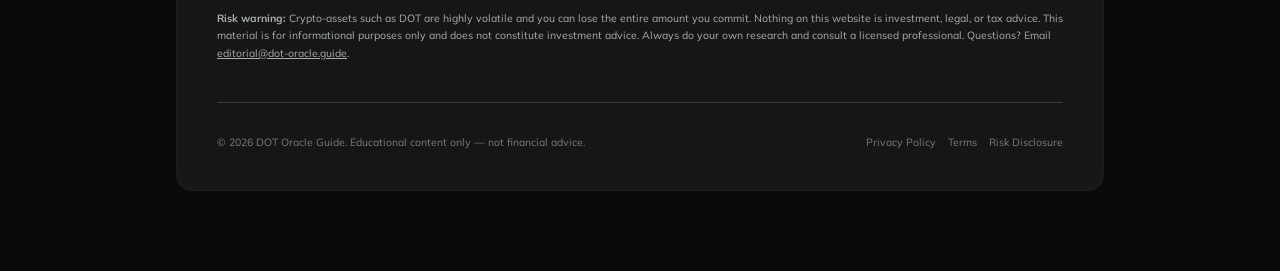
<file: news/polkadot-agile-coretime/index.html>
<!DOCTYPE html>
<html lang="en">
<head>
    <meta charset="UTF-8">
    <meta name="viewport" content="width=device-width, initial-scale=1.0">
    <title>Agile Coretime on Polkadot: A New Way to Buy Blockspace | DOT Oracle Guide</title>
    <meta name="description" content="Polkadot replaced long-term parachain slot auctions with flexible coretime sales. What changed, why it matters for builders, and which risks remain.">
    <link rel="canonical" href="https://dot-oracle.guide/news/polkadot-agile-coretime/">
    <meta property="og:type" content="article">
    <meta property="og:site_name" content="DOT Oracle Guide">
    <meta property="og:title" content="Agile Coretime on Polkadot: A New Way to Buy Blockspace | DOT Oracle Guide">
    <meta property="og:description" content="Polkadot replaced long-term parachain slot auctions with flexible coretime sales. What changed, why it matters for builders, and which risks remain.">
    <meta property="og:url" content="https://dot-oracle.guide/news/polkadot-agile-coretime/">
    <meta property="og:image" content="https://dot-oracle.guide/assets/img/3d-rendering-blockchain-technology_23-2151480184.jpg">
    <meta name="twitter:card" content="summary_large_image">
    <meta name="twitter:title" content="Agile Coretime on Polkadot: A New Way to Buy Blockspace | DOT Oracle Guide">
    <meta name="twitter:description" content="Polkadot replaced long-term parachain slot auctions with flexible coretime sales. What changed, why it matters for builders, and which risks remain.">
    <meta name="twitter:image" content="https://dot-oracle.guide/assets/img/3d-rendering-blockchain-technology_23-2151480184.jpg">
    
    <link href="../../assets/main.css" rel="stylesheet">
    <script type="application/ld+json">{"@context": "https://schema.org", "@type": "NewsArticle", "headline": "Agile Coretime on Polkadot: A New Way to Buy Blockspace", "datePublished": "2026-07-02", "dateModified": "2026-08-10", "author": {"@type": "Organization", "name": "DOT Oracle Guide Editorial Team"}, "publisher": {"@type": "Organization", "name": "DOT Oracle Guide"}, "mainEntityOfPage": "https://dot-oracle.guide/news/polkadot-agile-coretime/"}</script>
</head>
  <body>
    <div id="root"><div class="fixed inset-0 -z-10 overflow-hidden bg-background-accent/10 pointer-events-none select-none" aria-hidden="true"><div class="absolute inset-0 bg-repeat mix-blend-overlay opacity-10 bg-noise bg-size-[512px]"></div></div><nav data-section="navbar" class="fixed z-1000 top-5 left-1/2 -translate-x-1/2 w-content-width"><div class="mx-auto w-full md:w-1/2 overflow-hidden rounded backdrop-blur-sm card"><div class="relative z-10 flex items-center justify-between gap-3 xl:gap-4 2xl:gap-5 p-3 xl:p-4 2xl:p-5"><a href="/" class="text-xl font-medium text-foreground">DOT Oracle Guide</a><div class="flex items-center justify-center shrink-0 size-9 rounded cursor-pointer primary-button"><svg xmlns="http://www.w3.org/2000/svg" width="24" height="24" viewBox="0 0 24 24" fill="none" stroke="currentColor" stroke-width="1.5" stroke-linecap="round" stroke-linejoin="round" class="lucide lucide-plus w-1/2 h-1/2 text-primary-cta-text transition-transform duration-300 rotate-0" aria-hidden="true"><path d="M5 12h14"></path><path d="M12 5v14"></path></svg></div></div><div id="nav-menu" class="hidden relative z-10 flex-col items-start gap-1 px-3 pb-3 xl:px-4 xl:pb-4 2xl:px-5 2xl:pb-5 border-t border-foreground/20"><a href="/" class="text-base py-2 hover:opacity-75 transition-opacity">Home</a><a href="/how-it-works/" class="text-base py-2 hover:opacity-75 transition-opacity">How It Works</a><a href="/use-cases/" class="text-base py-2 hover:opacity-75 transition-opacity">Use Cases</a><a href="/news/" class="text-base py-2 hover:opacity-75 transition-opacity">News</a><a href="/risks/" class="text-base py-2 hover:opacity-75 transition-opacity">Risks</a><a href="/faq/" class="text-base py-2 hover:opacity-75 transition-opacity">FAQ</a><a href="/about/" class="text-base py-2 hover:opacity-75 transition-opacity">About</a></div></div></nav><main class="flex-grow"><div data-section="article"><article aria-label="News article" class="w-content-width mx-auto pt-40 pb-20"><div class="md:max-w-1/2 mx-auto flex flex-col gap-5">
<div class="flex flex-col gap-3"><div class="px-3 py-1 mb-1 text-sm card rounded w-fit"><p>Ecosystem</p></div><h1 class="text-3xl md:text-4xl font-semibold leading-snug">Agile Coretime on Polkadot: A New Way to Buy Blockspace</h1>
<p class="text-sm opacity-50">Published <time datetime="2026-07-02">July 2, 2026</time> · Updated <time datetime="2026-08-10">August 10, 2026</time> · DOT Oracle Guide Editorial Team</p></div>
<div class="w-full h-px bg-foreground/20"></div>
<div class="flex flex-col gap-5"><section class="flex flex-col gap-3"><h2 class="text-xl md:text-2xl font-semibold leading-snug">What happened</h2><p class="text-sm md:text-base opacity-75 leading-relaxed">Polkadot has completed its transition from two-year parachain slot auctions to “agile coretime”, a model in which projects buy relay-chain computation (cores) either in bulk for a month at a time or on demand, block by block. The change was part of the broader “Polkadot 2.0” direction approved through on-chain governance and rolled out across Kusama and Polkadot.</p></section><section class="flex flex-col gap-3"><h2 class="text-xl md:text-2xl font-semibold leading-snug">Why it matters</h2><p class="text-sm md:text-base opacity-75 leading-relaxed">Under the auction model, teams had to lock large amounts of DOT for years before shipping anything. Coretime lowers that barrier: a small team can rent capacity for a month, prototype, and scale up only if needed. For oracle providers specifically, on-demand cores make it cheaper to run low-frequency data-publishing chains without paying for idle blockspace.</p></section><section class="flex flex-col gap-3"><h2 class="text-xl md:text-2xl font-semibold leading-snug">Risks and caveats</h2><p class="text-sm md:text-base opacity-75 leading-relaxed">Coretime pricing is market-driven and can fluctuate, which makes long-term cost planning harder than under fixed leases. Secondary markets for reselling coretime are still young, and tooling continues to change. None of this implies anything about the price of DOT; it is an infrastructure-economics change.</p></section><section class="flex flex-col gap-3"><h2 class="text-xl md:text-2xl font-semibold leading-snug">Market context</h2><p class="text-sm md:text-base opacity-75 leading-relaxed">Other ecosystems are exploring similar “blockspace as a commodity” ideas, including Ethereum&#39;s blob-fee market introduced with EIP-4844. Polkadot&#39;s implementation is distinctive in selling generalized execution cores rather than data capacity alone.</p></section></div>
<div class="p-6 xl:p-7 2xl:p-8 card rounded flex flex-col gap-3">
<h2 class="text-xl font-semibold">Article Information</h2>
<ul class="flex flex-col gap-2 text-sm md:text-base leading-relaxed opacity-75">
<li><strong>Date published:</strong> <time datetime="2026-07-02">July 2, 2026</time></li>
<li><strong>Updated:</strong> <time datetime="2026-08-10">August 10, 2026</time></li>
<li><strong>Author / Editorial:</strong> DOT Oracle Guide Editorial Team</li>
</ul>
<h3 class="text-lg font-semibold">Source(s)</h3>
<ul class="list-disc pl-5 flex flex-col gap-1 text-sm md:text-base leading-relaxed opacity-75"><li><a href="https://wiki.polkadot.com/learn/learn-agile-coretime/" class="underline hover:opacity-75" rel="noopener" target="_blank">Polkadot Wiki — Agile Coretime</a></li><li><a href="https://polkadot.com/" class="underline hover:opacity-75" rel="noopener" target="_blank">polkadot.com — official site</a></li></ul>
<p class="text-sm leading-relaxed opacity-50"><strong>Disclaimer:</strong> not financial advice. This article is an original editorial rewrite with added analysis and context; it is educational and informational only.</p>
</div>
<div class="flex flex-wrap gap-3"><div><a href="/news/" class="group relative flex items-center gap-3 min-w-0 w-fit max-w-full py-0.5 pl-5 pr-0.5 text-sm rounded cursor-pointer secondary-button text-secondary-cta-text"><span class="relative z-10 flex-1 truncate md:transition-colors md:duration-500 md:ease-out text-secondary-cta-text md:group-hover:text-primary-cta-text">Back to News</span><div class="relative z-10 flex items-center justify-center size-8 rounded text-primary-cta-text"><svg xmlns="http://www.w3.org/2000/svg" width="24" height="24" viewBox="0 0 24 24" fill="none" stroke="currentColor" stroke-width="1.5" stroke-linecap="round" stroke-linejoin="round" class="lucide lucide-arrow-up-right size-4" aria-hidden="true"><path d="M7 7h10v10"></path><path d="M7 17 17 7"></path></svg></div><div class="absolute inset-0.5 z-0 overflow-hidden rounded pointer-events-none"><div class="h-full w-full rounded -translate-x-[calc(-100%+2rem)] md:transition-transform md:duration-500 md:ease-out md:group-hover:translate-x-0 primary-button"></div></div></a></div><div><a href="/risks/" class="group relative flex items-center gap-3 min-w-0 w-fit max-w-full py-0.5 pl-5 pr-0.5 text-sm rounded cursor-pointer primary-button text-primary-cta-text"><span class="relative z-10 flex-1 truncate md:transition-colors md:duration-500 md:ease-out text-primary-cta-text md:group-hover:text-secondary-cta-text">Understand the Risks</span><div class="relative z-10 flex items-center justify-center size-8 rounded text-secondary-cta-text"><svg xmlns="http://www.w3.org/2000/svg" width="24" height="24" viewBox="0 0 24 24" fill="none" stroke="currentColor" stroke-width="1.5" stroke-linecap="round" stroke-linejoin="round" class="lucide lucide-arrow-up-right size-4" aria-hidden="true"><path d="M7 7h10v10"></path><path d="M7 17 17 7"></path></svg></div><div class="absolute inset-0.5 z-0 overflow-hidden rounded pointer-events-none"><div class="h-full w-full rounded -translate-x-[calc(-100%+2rem)] md:transition-transform md:duration-500 md:ease-out md:group-hover:translate-x-0 secondary-button"></div></div></a></div></div>
</div></article></div></main><footer data-section="footer" aria-label="Site footer" class="w-full py-20"><div class="w-content-width mx-auto p-10 rounded-lg card"><div class="flex flex-col md:flex-row gap-10 md:gap-0 justify-between items-start mb-10"><h2 class="text-4xl font-semibold">DOT Oracle Guide</h2><div class="w-full md:w-fit flex flex-wrap gap-y-10 md:gap-12"><div class="w-1/2 md:w-auto flex flex-col items-start gap-3"><h3 class="text-sm opacity-50 truncate">Explore</h3><a href="/how-it-works/" class="text-base hover:opacity-75 transition-opacity">How It Works</a><a href="/use-cases/" class="text-base hover:opacity-75 transition-opacity">Use Cases</a><a href="/news/" class="text-base hover:opacity-75 transition-opacity">News</a><a href="/faq/" class="text-base hover:opacity-75 transition-opacity">FAQ</a></div><div class="w-1/2 md:w-auto flex flex-col items-start gap-3"><h3 class="text-sm opacity-50 truncate">Company</h3><a href="/about/" class="text-base hover:opacity-75 transition-opacity">About &amp; Editorial</a><a href="/about/#contact" class="text-base hover:opacity-75 transition-opacity">Contact</a><a href="/risks/" class="text-base hover:opacity-75 transition-opacity">Risks &amp; Disclaimer</a></div><div class="w-1/2 md:w-auto flex flex-col items-start gap-3"><h3 class="text-sm opacity-50 truncate">Legal</h3><a href="/privacy/" class="text-base hover:opacity-75 transition-opacity">Privacy Policy</a><a href="/terms/" class="text-base hover:opacity-75 transition-opacity">Terms of Use</a><a href="/risk-disclosure/" class="text-base hover:opacity-75 transition-opacity">Risk Disclosure</a></div></div></div><p class="text-sm opacity-75 leading-relaxed mb-10"><strong>Risk warning:</strong> Crypto-assets such as DOT are highly volatile and you can lose the entire amount you commit. Nothing on this website is investment, legal, or tax advice. This material is for informational purposes only and does not constitute investment advice. Always do your own research and consult a licensed professional. Questions? Email <a href="mailto:editorial@dot-oracle.guide" class="underline hover:opacity-75">editorial@dot-oracle.guide</a>.</p><div class="flex flex-col md:flex-row gap-3 items-start md:items-center justify-between pt-8 border-t border-foreground/20"><span class="text-sm opacity-50">© 2026 DOT Oracle Guide. Educational content only — not financial advice.</span><div class="flex items-center gap-3"><a href="/privacy/" class="text-sm opacity-50 hover:opacity-75 transition-opacity">Privacy Policy</a><a href="/terms/" class="text-sm opacity-50 hover:opacity-75 transition-opacity">Terms</a><a href="/risk-disclosure/" class="text-sm opacity-50 hover:opacity-75 transition-opacity">Risk Disclosure</a></div></div></div></footer><div id="cookie-banner" class="hidden fixed bottom-5 left-1/2 -translate-x-1/2 z-1000 w-content-width" role="dialog" aria-label="Cookie consent"><div class="card rounded backdrop-blur-sm p-5 flex flex-col md:flex-row items-start md:items-center justify-between gap-3"><p class="text-sm opacity-75 leading-relaxed">We use only an essential local-storage flag to remember this choice. No advertising or tracking cookies are set. See our <a href="/privacy/" class="underline hover:opacity-75">Privacy Policy</a>.</p><div class="flex items-center gap-3 shrink-0"><button id="cookie-accept" type="button" class="flex items-center justify-center h-10 px-6 text-sm rounded primary-button text-primary-cta-text cursor-pointer">Accept</button><button id="cookie-decline" type="button" class="flex items-center justify-center h-10 px-6 text-sm rounded card cursor-pointer hover:opacity-75 transition-opacity">Decline</button></div></div></div></div>
    <script src="../../assets/main.js" defer></script>
  </body>
</html>
</file>
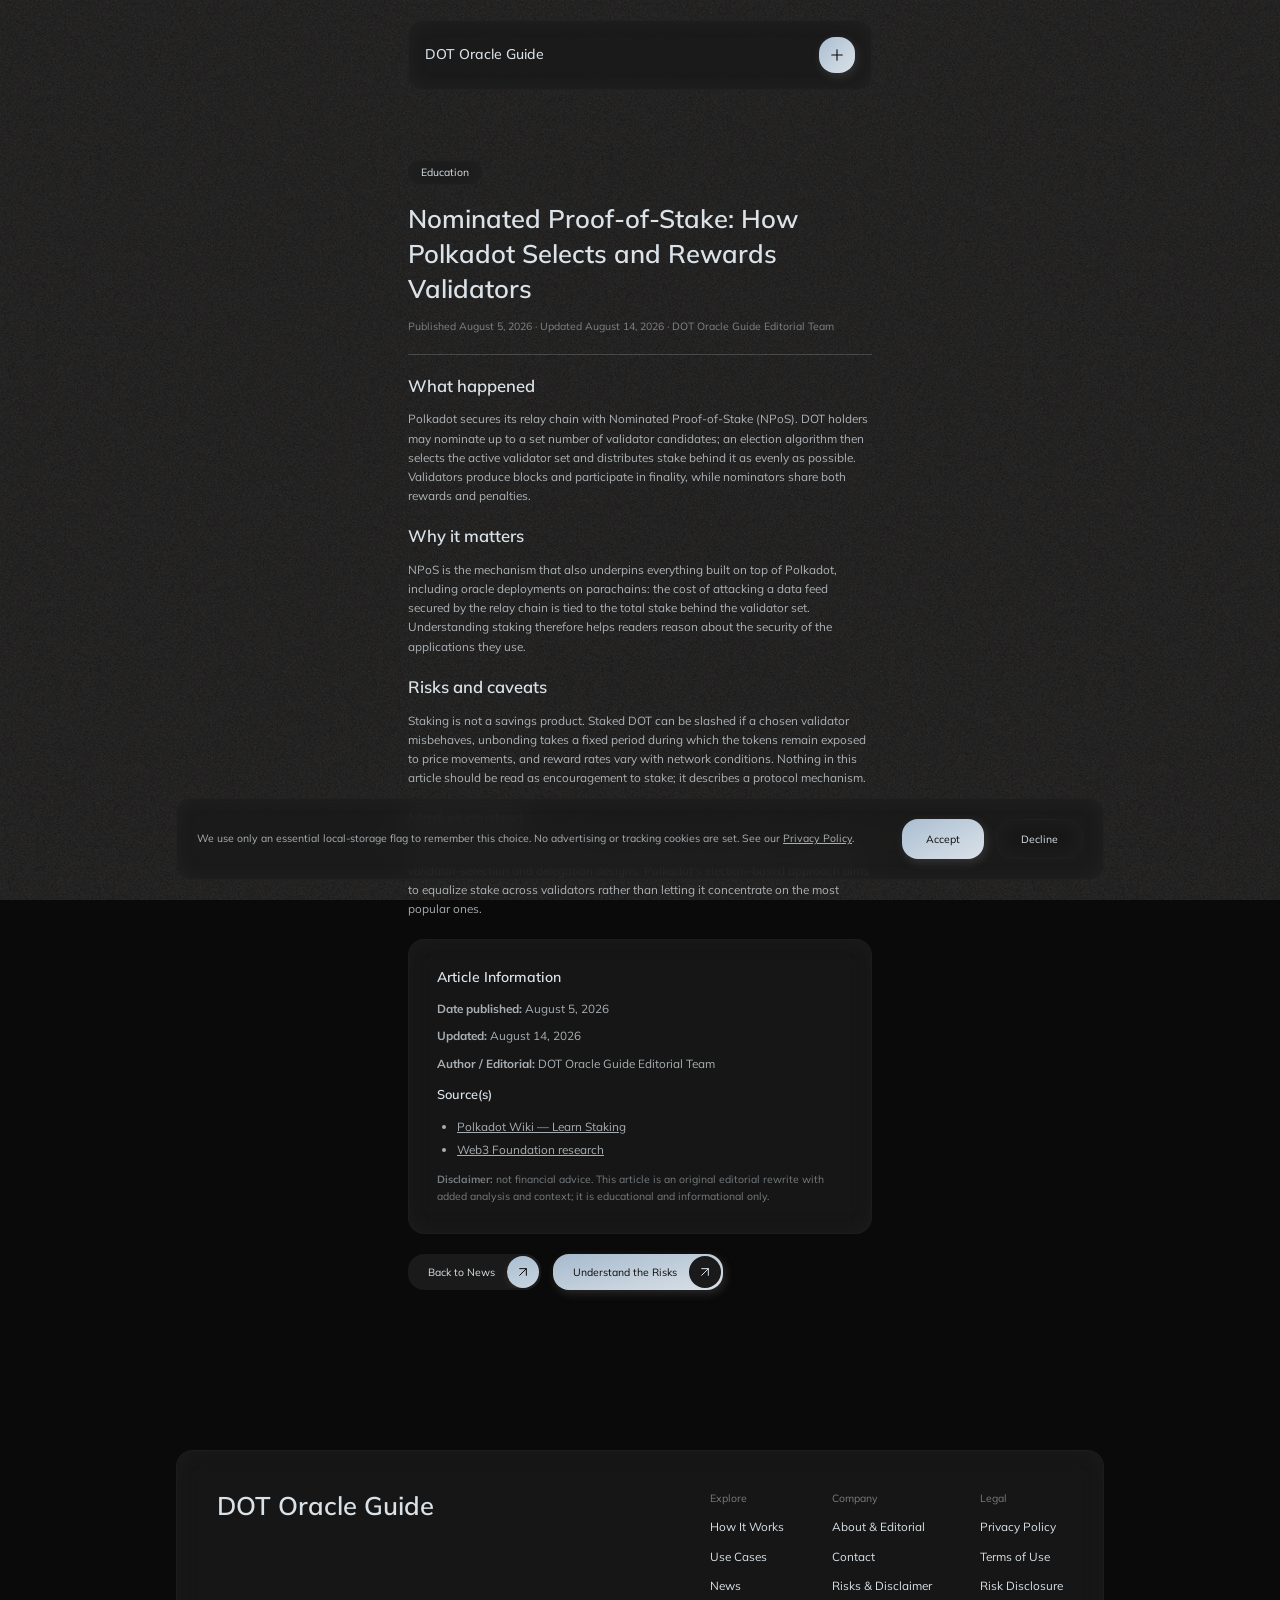
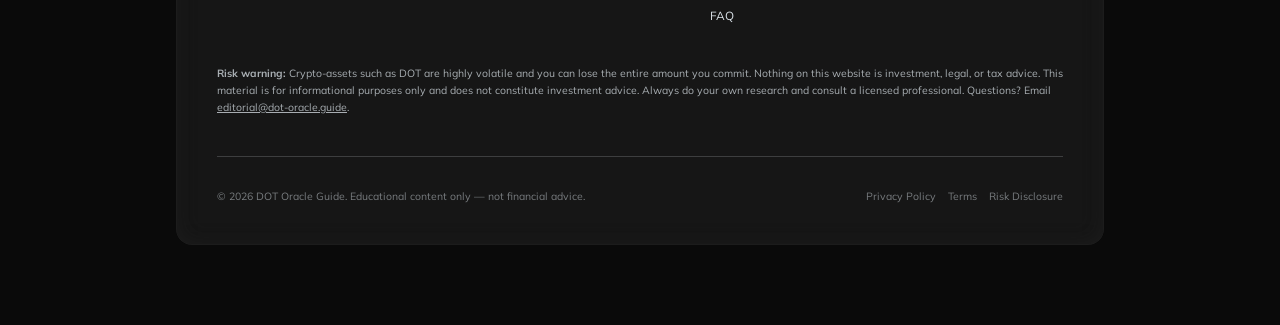
<file: news/polkadot-staking-explained/index.html>
<!DOCTYPE html>
<html lang="en">
<head>
    <meta charset="UTF-8">
    <meta name="viewport" content="width=device-width, initial-scale=1.0">
    <title>Nominated Proof-of-Stake: How Polkadot Selects and Rewards Validators | DOT Oracle Guide</title>
    <meta name="description" content="An educational explainer of Polkadot&#39;s NPoS consensus: nominators, validators, slashing, and what staking does and does not guarantee.">
    <link rel="canonical" href="https://dot-oracle.guide/news/polkadot-staking-explained/">
    <meta property="og:type" content="article">
    <meta property="og:site_name" content="DOT Oracle Guide">
    <meta property="og:title" content="Nominated Proof-of-Stake: How Polkadot Selects and Rewards Validators | DOT Oracle Guide">
    <meta property="og:description" content="An educational explainer of Polkadot&#39;s NPoS consensus: nominators, validators, slashing, and what staking does and does not guarantee.">
    <meta property="og:url" content="https://dot-oracle.guide/news/polkadot-staking-explained/">
    <meta property="og:image" content="https://dot-oracle.guide/assets/img/3d-rendering-blockchain-technology_23-2151480184.jpg">
    <meta name="twitter:card" content="summary_large_image">
    <meta name="twitter:title" content="Nominated Proof-of-Stake: How Polkadot Selects and Rewards Validators | DOT Oracle Guide">
    <meta name="twitter:description" content="An educational explainer of Polkadot&#39;s NPoS consensus: nominators, validators, slashing, and what staking does and does not guarantee.">
    <meta name="twitter:image" content="https://dot-oracle.guide/assets/img/3d-rendering-blockchain-technology_23-2151480184.jpg">
    
    <link href="../../assets/main.css" rel="stylesheet">
    <script type="application/ld+json">{"@context": "https://schema.org", "@type": "NewsArticle", "headline": "Nominated Proof-of-Stake: How Polkadot Selects and Rewards Validators", "datePublished": "2026-08-05", "dateModified": "2026-08-14", "author": {"@type": "Organization", "name": "DOT Oracle Guide Editorial Team"}, "publisher": {"@type": "Organization", "name": "DOT Oracle Guide"}, "mainEntityOfPage": "https://dot-oracle.guide/news/polkadot-staking-explained/"}</script>
</head>
  <body>
    <div id="root"><div class="fixed inset-0 -z-10 overflow-hidden bg-background-accent/10 pointer-events-none select-none" aria-hidden="true"><div class="absolute inset-0 bg-repeat mix-blend-overlay opacity-10 bg-noise bg-size-[512px]"></div></div><nav data-section="navbar" class="fixed z-1000 top-5 left-1/2 -translate-x-1/2 w-content-width"><div class="mx-auto w-full md:w-1/2 overflow-hidden rounded backdrop-blur-sm card"><div class="relative z-10 flex items-center justify-between gap-3 xl:gap-4 2xl:gap-5 p-3 xl:p-4 2xl:p-5"><a href="/" class="text-xl font-medium text-foreground">DOT Oracle Guide</a><div class="flex items-center justify-center shrink-0 size-9 rounded cursor-pointer primary-button"><svg xmlns="http://www.w3.org/2000/svg" width="24" height="24" viewBox="0 0 24 24" fill="none" stroke="currentColor" stroke-width="1.5" stroke-linecap="round" stroke-linejoin="round" class="lucide lucide-plus w-1/2 h-1/2 text-primary-cta-text transition-transform duration-300 rotate-0" aria-hidden="true"><path d="M5 12h14"></path><path d="M12 5v14"></path></svg></div></div><div id="nav-menu" class="hidden relative z-10 flex-col items-start gap-1 px-3 pb-3 xl:px-4 xl:pb-4 2xl:px-5 2xl:pb-5 border-t border-foreground/20"><a href="/" class="text-base py-2 hover:opacity-75 transition-opacity">Home</a><a href="/how-it-works/" class="text-base py-2 hover:opacity-75 transition-opacity">How It Works</a><a href="/use-cases/" class="text-base py-2 hover:opacity-75 transition-opacity">Use Cases</a><a href="/news/" class="text-base py-2 hover:opacity-75 transition-opacity">News</a><a href="/risks/" class="text-base py-2 hover:opacity-75 transition-opacity">Risks</a><a href="/faq/" class="text-base py-2 hover:opacity-75 transition-opacity">FAQ</a><a href="/about/" class="text-base py-2 hover:opacity-75 transition-opacity">About</a></div></div></nav><main class="flex-grow"><div data-section="article"><article aria-label="News article" class="w-content-width mx-auto pt-40 pb-20"><div class="md:max-w-1/2 mx-auto flex flex-col gap-5">
<div class="flex flex-col gap-3"><div class="px-3 py-1 mb-1 text-sm card rounded w-fit"><p>Education</p></div><h1 class="text-3xl md:text-4xl font-semibold leading-snug">Nominated Proof-of-Stake: How Polkadot Selects and Rewards Validators</h1>
<p class="text-sm opacity-50">Published <time datetime="2026-08-05">August 5, 2026</time> · Updated <time datetime="2026-08-14">August 14, 2026</time> · DOT Oracle Guide Editorial Team</p></div>
<div class="w-full h-px bg-foreground/20"></div>
<div class="flex flex-col gap-5"><section class="flex flex-col gap-3"><h2 class="text-xl md:text-2xl font-semibold leading-snug">What happened</h2><p class="text-sm md:text-base opacity-75 leading-relaxed">Polkadot secures its relay chain with Nominated Proof-of-Stake (NPoS). DOT holders may nominate up to a set number of validator candidates; an election algorithm then selects the active validator set and distributes stake behind it as evenly as possible. Validators produce blocks and participate in finality, while nominators share both rewards and penalties.</p></section><section class="flex flex-col gap-3"><h2 class="text-xl md:text-2xl font-semibold leading-snug">Why it matters</h2><p class="text-sm md:text-base opacity-75 leading-relaxed">NPoS is the mechanism that also underpins everything built on top of Polkadot, including oracle deployments on parachains: the cost of attacking a data feed secured by the relay chain is tied to the total stake behind the validator set. Understanding staking therefore helps readers reason about the security of the applications they use.</p></section><section class="flex flex-col gap-3"><h2 class="text-xl md:text-2xl font-semibold leading-snug">Risks and caveats</h2><p class="text-sm md:text-base opacity-75 leading-relaxed">Staking is not a savings product. Staked DOT can be slashed if a chosen validator misbehaves, unbonding takes a fixed period during which the tokens remain exposed to price movements, and reward rates vary with network conditions. Nothing in this article should be read as encouragement to stake; it describes a protocol mechanism.</p></section><section class="flex flex-col gap-3"><h2 class="text-xl md:text-2xl font-semibold leading-snug">Market context</h2><p class="text-sm md:text-base opacity-75 leading-relaxed">Most major proof-of-stake networks — Ethereum, Cosmos, Cardano — use different validator-selection and delegation designs. Polkadot&#39;s election-based approach aims to equalize stake across validators rather than letting it concentrate on the most popular ones.</p></section></div>
<div class="p-6 xl:p-7 2xl:p-8 card rounded flex flex-col gap-3">
<h2 class="text-xl font-semibold">Article Information</h2>
<ul class="flex flex-col gap-2 text-sm md:text-base leading-relaxed opacity-75">
<li><strong>Date published:</strong> <time datetime="2026-08-05">August 5, 2026</time></li>
<li><strong>Updated:</strong> <time datetime="2026-08-14">August 14, 2026</time></li>
<li><strong>Author / Editorial:</strong> DOT Oracle Guide Editorial Team</li>
</ul>
<h3 class="text-lg font-semibold">Source(s)</h3>
<ul class="list-disc pl-5 flex flex-col gap-1 text-sm md:text-base leading-relaxed opacity-75"><li><a href="https://wiki.polkadot.com/learn/learn-staking/" class="underline hover:opacity-75" rel="noopener" target="_blank">Polkadot Wiki — Learn Staking</a></li><li><a href="https://web3.foundation/" class="underline hover:opacity-75" rel="noopener" target="_blank">Web3 Foundation research</a></li></ul>
<p class="text-sm leading-relaxed opacity-50"><strong>Disclaimer:</strong> not financial advice. This article is an original editorial rewrite with added analysis and context; it is educational and informational only.</p>
</div>
<div class="flex flex-wrap gap-3"><div><a href="/news/" class="group relative flex items-center gap-3 min-w-0 w-fit max-w-full py-0.5 pl-5 pr-0.5 text-sm rounded cursor-pointer secondary-button text-secondary-cta-text"><span class="relative z-10 flex-1 truncate md:transition-colors md:duration-500 md:ease-out text-secondary-cta-text md:group-hover:text-primary-cta-text">Back to News</span><div class="relative z-10 flex items-center justify-center size-8 rounded text-primary-cta-text"><svg xmlns="http://www.w3.org/2000/svg" width="24" height="24" viewBox="0 0 24 24" fill="none" stroke="currentColor" stroke-width="1.5" stroke-linecap="round" stroke-linejoin="round" class="lucide lucide-arrow-up-right size-4" aria-hidden="true"><path d="M7 7h10v10"></path><path d="M7 17 17 7"></path></svg></div><div class="absolute inset-0.5 z-0 overflow-hidden rounded pointer-events-none"><div class="h-full w-full rounded -translate-x-[calc(-100%+2rem)] md:transition-transform md:duration-500 md:ease-out md:group-hover:translate-x-0 primary-button"></div></div></a></div><div><a href="/risks/" class="group relative flex items-center gap-3 min-w-0 w-fit max-w-full py-0.5 pl-5 pr-0.5 text-sm rounded cursor-pointer primary-button text-primary-cta-text"><span class="relative z-10 flex-1 truncate md:transition-colors md:duration-500 md:ease-out text-primary-cta-text md:group-hover:text-secondary-cta-text">Understand the Risks</span><div class="relative z-10 flex items-center justify-center size-8 rounded text-secondary-cta-text"><svg xmlns="http://www.w3.org/2000/svg" width="24" height="24" viewBox="0 0 24 24" fill="none" stroke="currentColor" stroke-width="1.5" stroke-linecap="round" stroke-linejoin="round" class="lucide lucide-arrow-up-right size-4" aria-hidden="true"><path d="M7 7h10v10"></path><path d="M7 17 17 7"></path></svg></div><div class="absolute inset-0.5 z-0 overflow-hidden rounded pointer-events-none"><div class="h-full w-full rounded -translate-x-[calc(-100%+2rem)] md:transition-transform md:duration-500 md:ease-out md:group-hover:translate-x-0 secondary-button"></div></div></a></div></div>
</div></article></div></main><footer data-section="footer" aria-label="Site footer" class="w-full py-20"><div class="w-content-width mx-auto p-10 rounded-lg card"><div class="flex flex-col md:flex-row gap-10 md:gap-0 justify-between items-start mb-10"><h2 class="text-4xl font-semibold">DOT Oracle Guide</h2><div class="w-full md:w-fit flex flex-wrap gap-y-10 md:gap-12"><div class="w-1/2 md:w-auto flex flex-col items-start gap-3"><h3 class="text-sm opacity-50 truncate">Explore</h3><a href="/how-it-works/" class="text-base hover:opacity-75 transition-opacity">How It Works</a><a href="/use-cases/" class="text-base hover:opacity-75 transition-opacity">Use Cases</a><a href="/news/" class="text-base hover:opacity-75 transition-opacity">News</a><a href="/faq/" class="text-base hover:opacity-75 transition-opacity">FAQ</a></div><div class="w-1/2 md:w-auto flex flex-col items-start gap-3"><h3 class="text-sm opacity-50 truncate">Company</h3><a href="/about/" class="text-base hover:opacity-75 transition-opacity">About &amp; Editorial</a><a href="/about/#contact" class="text-base hover:opacity-75 transition-opacity">Contact</a><a href="/risks/" class="text-base hover:opacity-75 transition-opacity">Risks &amp; Disclaimer</a></div><div class="w-1/2 md:w-auto flex flex-col items-start gap-3"><h3 class="text-sm opacity-50 truncate">Legal</h3><a href="/privacy/" class="text-base hover:opacity-75 transition-opacity">Privacy Policy</a><a href="/terms/" class="text-base hover:opacity-75 transition-opacity">Terms of Use</a><a href="/risk-disclosure/" class="text-base hover:opacity-75 transition-opacity">Risk Disclosure</a></div></div></div><p class="text-sm opacity-75 leading-relaxed mb-10"><strong>Risk warning:</strong> Crypto-assets such as DOT are highly volatile and you can lose the entire amount you commit. Nothing on this website is investment, legal, or tax advice. This material is for informational purposes only and does not constitute investment advice. Always do your own research and consult a licensed professional. Questions? Email <a href="mailto:editorial@dot-oracle.guide" class="underline hover:opacity-75">editorial@dot-oracle.guide</a>.</p><div class="flex flex-col md:flex-row gap-3 items-start md:items-center justify-between pt-8 border-t border-foreground/20"><span class="text-sm opacity-50">© 2026 DOT Oracle Guide. Educational content only — not financial advice.</span><div class="flex items-center gap-3"><a href="/privacy/" class="text-sm opacity-50 hover:opacity-75 transition-opacity">Privacy Policy</a><a href="/terms/" class="text-sm opacity-50 hover:opacity-75 transition-opacity">Terms</a><a href="/risk-disclosure/" class="text-sm opacity-50 hover:opacity-75 transition-opacity">Risk Disclosure</a></div></div></div></footer><div id="cookie-banner" class="hidden fixed bottom-5 left-1/2 -translate-x-1/2 z-1000 w-content-width" role="dialog" aria-label="Cookie consent"><div class="card rounded backdrop-blur-sm p-5 flex flex-col md:flex-row items-start md:items-center justify-between gap-3"><p class="text-sm opacity-75 leading-relaxed">We use only an essential local-storage flag to remember this choice. No advertising or tracking cookies are set. See our <a href="/privacy/" class="underline hover:opacity-75">Privacy Policy</a>.</p><div class="flex items-center gap-3 shrink-0"><button id="cookie-accept" type="button" class="flex items-center justify-center h-10 px-6 text-sm rounded primary-button text-primary-cta-text cursor-pointer">Accept</button><button id="cookie-decline" type="button" class="flex items-center justify-center h-10 px-6 text-sm rounded card cursor-pointer hover:opacity-75 transition-opacity">Decline</button></div></div></div></div>
    <script src="../../assets/main.js" defer></script>
  </body>
</html>
</file>
<file: assets/main.css>
@import url("css2-1.css");
@layer properties;
@layer theme, base, components, utilities;
@layer theme {
  :root, :host { --font-serif: ui-serif, Georgia, Cambria, "Times New Roman", Times, serif; --color-red-50: oklch(97.1% 0.013 17.38); --color-red-300: oklch(80.8% 0.114 19.571); --color-red-400: oklch(70.4% 0.191 22.216); --color-red-500: oklch(63.7% 0.237 25.331); --color-red-600: oklch(57.7% 0.245 27.325); --color-amber-500: oklch(76.9% 0.188 70.08); --color-amber-600: oklch(66.6% 0.179 58.318); --color-green-500: oklch(72.3% 0.219 149.579); --color-black: #000; --color-white: #fff; --spacing: 0.25rem; --container-xs: 20rem; --container-sm: 24rem; --container-md: 28rem; --container-lg: 32rem; --container-xl: 36rem; --container-4xl: 56rem; --container-7xl: 80rem; --text-xs: var(--text-xs); --text-xs--line-height: calc(1 / 0.75); --text-sm: var(--text-sm); --text-sm--line-height: calc(1.25 / 0.875); --text-base: var(--text-base); --text-base--line-height: calc(1.5 / 1); --text-lg: var(--text-lg); --text-lg--line-height: calc(1.75 / 1.125); --text-xl: var(--text-xl); --text-xl--line-height: calc(1.75 / 1.25); --text-2xl: var(--text-2xl); --text-2xl--line-height: calc(2 / 1.5); --text-3xl: var(--text-3xl); --text-3xl--line-height: calc(2.25 / 1.875); --text-4xl: var(--text-4xl); --text-4xl--line-height: calc(2.5 / 2.25); --text-5xl: var(--text-5xl); --text-5xl--line-height: 1; --text-6xl: var(--text-6xl); --text-6xl--line-height: 1; --text-7xl: var(--text-7xl); --text-7xl--line-height: 1; --text-8xl: var(--text-8xl); --text-8xl--line-height: 1; --text-9xl: var(--text-9xl); --text-9xl--line-height: 1; --font-weight-normal: 400; --font-weight-medium: 500; --font-weight-semibold: 600; --font-weight-bold: 700; --tracking-tight: -0.025em; --tracking-wide: 0.025em; --tracking-widest: 0.1em; --leading-tight: 1.25; --leading-snug: 1.375; --leading-normal: 1.5; --leading-relaxed: 1.625; --radius-xl: 0.75rem; --radius-2xl: 1rem; --radius-3xl: 1.5rem; --radius-4xl: 2rem; --drop-shadow-lg: 0 4px 4px rgb(0 0 0 / 0.15); --drop-shadow-2xl: 0 25px 25px rgb(0 0 0 / 0.15); --ease-out: cubic-bezier(0, 0, 0.2, 1); --ease-in-out: cubic-bezier(0.4, 0, 0.2, 1); --animate-spin: spin 1s linear infinite; --animate-pulse: pulse 2s cubic-bezier(0.4, 0, 0.6, 1) infinite; --blur-xs: 4px; --blur-sm: 8px; --blur-md: 12px; --blur-lg: 16px; --blur-xl: 24px; --blur-3xl: 64px; --perspective-distant: 1200px; --aspect-video: 16 / 9; --default-transition-duration: 150ms; --default-transition-timing-function: cubic-bezier(0.4, 0, 0.2, 1); --default-font-family: 'Mulish', sans-serif; --default-mono-font-family: monospace; --radius: var(--radius); --color-background: var(--background); --color-card: var(--card); --color-foreground: var(--foreground); --color-primary-cta: var(--primary-cta); --color-primary-cta-text: var(--primary-cta-text); --color-secondary-cta: var(--secondary-cta); --color-accent: var(--accent); --color-background-accent: var(--background-accent); --width-content-width: var(--width-content-width); --width-carousel-padding: var(--width-carousel-padding); --width-carousel-padding-controls: var(--width-carousel-padding-controls); --width-carousel-item-2: var(--width-carousel-item-2); --width-carousel-item-3: var(--width-carousel-item-3); --width-carousel-item-4: var(--width-carousel-item-4); --text-2xs: var(--text-2xs); }
}
@layer base {
  *, ::after, ::before, ::backdrop, ::file-selector-button { box-sizing: border-box; margin: 0px; padding: 0px; border: 0px solid; }
  html, :host { line-height: 1.5; tab-size: 4; font-family: var(--default-font-family, ui-sans-serif, system-ui, sans-serif, "Apple Color Emoji", "Segoe UI Emoji", "Segoe UI Symbol", "Noto Color Emoji"); font-feature-settings: var(--default-font-feature-settings, normal); font-variation-settings: var(--default-font-variation-settings, normal); }
  hr { height: 0px; color: inherit; border-top-width: 1px; }
  abbr:where([title]) { text-decoration: underline dotted; }
  h1, h2, h3, h4, h5, h6 { font-size: inherit; font-weight: inherit; }
  a { color: inherit; text-decoration: inherit; }
  b, strong { font-weight: bolder; }
  code, kbd, samp, pre { font-family: var(--default-mono-font-family, ui-monospace, SFMono-Regular, Menlo, Monaco, Consolas, "Liberation Mono", "Courier New", monospace); font-feature-settings: var(--default-mono-font-feature-settings, normal); font-variation-settings: var(--default-mono-font-variation-settings, normal); font-size: 1em; }
  small { font-size: 80%; }
  sub, sup { font-size: 75%; line-height: 0; position: relative; vertical-align: baseline; }
  sub { bottom: -0.25em; }
  sup { top: -0.5em; }
  table { text-indent: 0px; border-color: inherit; border-collapse: collapse; }
  :focus-visible { outline: auto; }
  progress { vertical-align: baseline; }
  summary { display: list-item; }
  ol, ul, menu { list-style: none; }
  img, svg, video, canvas, audio, iframe, embed, object { display: block; vertical-align: middle; }
  img, video { max-width: 100%; height: auto; }
  button, input, select, optgroup, textarea, ::file-selector-button { font: inherit; letter-spacing: inherit; color: inherit; border-radius: 0px; background-color: transparent; opacity: 1; }
  :where(select:is([multiple], [size])) optgroup { font-weight: bolder; }
  :where(select:is([multiple], [size])) optgroup option { padding-inline-start: 20px; }
  ::file-selector-button { margin-inline-end: 4px; }
  ::placeholder { opacity: 1; }
  @supports (not (-webkit-appearance: -apple-pay-button)) or (contain-intrinsic-size: 1px) {
  ::placeholder {
  color: currentcolor;
  @supports (color: color-mix(in lab, red, red)) {
  color: color-mix(in oklab, currentcolor, transparent);
}
}
}
  textarea { resize: vertical; }
  ::-webkit-search-decoration { appearance: none; }
  ::-webkit-date-and-time-value { min-height: 1lh; text-align: inherit; }
  ::-webkit-datetime-edit { display: inline-flex; }
  ::-webkit-datetime-edit-fields-wrapper { padding: 0px; }
  ::-webkit-datetime-edit, ::-webkit-datetime-edit-year-field, ::-webkit-datetime-edit-month-field, ::-webkit-datetime-edit-day-field, ::-webkit-datetime-edit-hour-field, ::-webkit-datetime-edit-minute-field, ::-webkit-datetime-edit-second-field, ::-webkit-datetime-edit-millisecond-field, ::-webkit-datetime-edit-meridiem-field { padding-block: 0px; }
  ::-webkit-calendar-picker-indicator { line-height: 1; }
  :user-invalid { box-shadow: none; }
  button, input:where([type="button"], [type="reset"], [type="submit"]), ::file-selector-button { appearance: button; }
  ::-webkit-inner-spin-button, ::-webkit-outer-spin-button { height: auto; }
  [hidden]:where(:not([hidden="until-found"])) { display: none !important; }
}
@layer utilities {
  .\@container\/field-group { container: field-group / inline-size; }
  .pointer-events-auto { pointer-events: auto; }
  .pointer-events-none { pointer-events: none; }
  .invisible { visibility: hidden; }
  .visible { visibility: visible; }
  .sr-only { position: absolute; width: 1px; height: 1px; padding: 0px; margin: -1px; overflow: hidden; clip-path: inset(50%); white-space: nowrap; border-width: 0px; }
  .absolute { position: absolute; }
  .fixed { position: fixed; }
  .relative { position: relative; }
  .static { position: static; }
  .sticky { position: sticky; }
  .inset-0 { inset: calc(var(--spacing) * 0); }
  .inset-0\.5 { inset: calc(var(--spacing) * 0.5); }
  .inset-px { inset: 1px; }
  .-inset-x-px { inset-inline: -1px; }
  .inset-x-0 { inset-inline: calc(var(--spacing) * 0); }
  .inset-x-1 { inset-inline: calc(var(--spacing) * 1); }
  .inset-x-2 { inset-inline: calc(var(--spacing) * 2); }
  .inset-x-3 { inset-inline: calc(var(--spacing) * 3); }
  .inset-x-4 { inset-inline: calc(var(--spacing) * 4); }
  .inset-x-5 { inset-inline: calc(var(--spacing) * 5); }
  .inset-x-6 { inset-inline: calc(var(--spacing) * 6); }
  .inset-y-0 { inset-block: calc(var(--spacing) * 0); }
  .inset-y-1 { inset-block: calc(var(--spacing) * 1); }
  .start { inset-inline-start: var(--spacing); }
  .end { inset-inline-end: var(--spacing); }
  .-top-2 { top: calc(var(--spacing) * -2); }
  .-top-3 { top: calc(var(--spacing) * -3); }
  .-top-7 { top: calc(var(--spacing) * -7); }
  .-top-12 { top: calc(var(--spacing) * -12); }
  .-top-\[15\%\] { top: calc(-15%); }
  .-top-\[252px\] { top: calc(-252px); }
  .-top-\[352px\] { top: calc(-352px); }
  .-top-\[400px\] { top: calc(-400px); }
  .-top-\[571px\] { top: calc(-571px); }
  .top-0 { top: calc(var(--spacing) * 0); }
  .top-1 { top: calc(var(--spacing) * 1); }
  .top-1\.5 { top: calc(var(--spacing) * 1.5); }
  .top-1\/2 { top: calc(50%); }
  .top-2 { top: calc(var(--spacing) * 2); }
  .top-3 { top: calc(var(--spacing) * 3); }
  .top-3\.5 { top: calc(var(--spacing) * 3.5); }
  .top-4 { top: calc(var(--spacing) * 4); }
  .top-5 { top: calc(var(--spacing) * 5); }
  .top-8 { top: calc(var(--spacing) * 8); }
  .top-15\/100 { top: calc(15%); }
  .top-\[-20vh\] { top: -20vh; }
  .top-\[-30vh\] { top: -30vh; }
  .top-\[1px\] { top: 1px; }
  .top-\[5\%\] { top: 5%; }
  .top-\[25vw\] { top: 25vw; }
  .top-\[28\%\] { top: 28%; }
  .top-\[40\%\] { top: 40%; }
  .top-\[50\%\] { top: 50%; }
  .top-\[60\%\] { top: 60%; }
  .top-full { top: 100%; }
  .-right-2 { right: calc(var(--spacing) * -2); }
  .-right-3 { right: calc(var(--spacing) * -3); }
  .-right-12 { right: calc(var(--spacing) * -12); }
  .-right-\[33vw\] { right: calc(-33vw); }
  .-right-\[36vw\] { right: calc(-36vw); }
  .right-0 { right: calc(var(--spacing) * 0); }
  .right-1 { right: calc(var(--spacing) * 1); }
  .right-2 { right: calc(var(--spacing) * 2); }
  .right-3 { right: calc(var(--spacing) * 3); }
  .right-4 { right: calc(var(--spacing) * 4); }
  .right-5 { right: calc(var(--spacing) * 5); }
  .right-6 { right: calc(var(--spacing) * 6); }
  .right-\[2\.5vw\] { right: 2.5vw; }
  .right-\[5\%\] { right: 5%; }
  .right-\[calc\(\(100vw-var\(--width-content-width\)\)\/2\)\] { right: calc((100vw - var(--width-content-width)) / 2); }
  .right-full { right: 100%; }
  .-bottom-2 { bottom: calc(var(--spacing) * -2); }
  .-bottom-3 { bottom: calc(var(--spacing) * -3); }
  .-bottom-12 { bottom: calc(var(--spacing) * -12); }
  .-bottom-\[9vh\] { bottom: calc(-9vh); }
  .-bottom-\[46px\] { bottom: calc(-46px); }
  .-bottom-\[61vh\] { bottom: calc(-61vh); }
  .-bottom-\[62vh\] { bottom: calc(-62vh); }
  .-bottom-\[920px\] { bottom: calc(-920px); }
  .-bottom-px { bottom: -1px; }
  .bottom-0 { bottom: calc(var(--spacing) * 0); }
  .bottom-1 { bottom: calc(var(--spacing) * 1); }
  .bottom-2 { bottom: calc(var(--spacing) * 2); }
  .bottom-3 { bottom: calc(var(--spacing) * 3); }
  .bottom-4 { bottom: calc(var(--spacing) * 4); }
  .bottom-5 { bottom: calc(var(--spacing) * 5); }
  .bottom-6 { bottom: calc(var(--spacing) * 6); }
  .bottom-\[-40vh\] { bottom: -40vh; }
  .bottom-\[5\%\] { bottom: 5%; }
  .bottom-\[25vh\] { bottom: 25vh; }
  .bottom-\[calc\(var\(--spacing-4\)\+var\(--spacing-4\)\)\] { bottom: calc(var(--spacing-4) + var(--spacing-4)); }
  .bottom-full { bottom: 100%; }
  .-left-2 { left: calc(var(--spacing) * -2); }
  .-left-3 { left: calc(var(--spacing) * -3); }
  .-left-7 { left: calc(var(--spacing) * -7); }
  .-left-12 { left: calc(var(--spacing) * -12); }
  .-left-\[15\%\] { left: calc(-15%); }
  .-left-\[33vw\] { left: calc(-33vw); }
  .-left-\[36vw\] { left: calc(-36vw); }
  .-left-\[373px\] { left: calc(-373px); }
  .-left-full { left: -100%; }
  .left-0 { left: calc(var(--spacing) * 0); }
  .left-1 { left: calc(var(--spacing) * 1); }
  .left-1\/2 { left: calc(50%); }
  .left-2 { left: calc(var(--spacing) * 2); }
  .left-3 { left: calc(var(--spacing) * 3); }
  .left-4 { left: calc(var(--spacing) * 4); }
  .left-5 { left: calc(var(--spacing) * 5); }
  .left-6 { left: calc(var(--spacing) * 6); }
  .left-\[2vw\] { left: 2vw; }
  .left-\[5\%\] { left: 5%; }
  .left-\[50\%\] { left: 50%; }
  .left-\[calc\(\(100vw-var\(--width-content-width\)\)\/2\)\] { left: calc((100vw - var(--width-content-width)) / 2); }
  .left-\[calc\(50\%-7\.5px\)\] { left: calc(50% - 7.5px); }
  .left-\[calc\(50\%-10px\)\] { left: calc(50% - 10px); }
  .left-\[calc\(50\%-17\.5px\)\] { left: calc(50% - 17.5px); }
  .left-\[calc\(50\%-20px\)\] { left: calc(50% - 20px); }
  .left-\[calc\(50\%-432\.5px\)\] { left: calc(50% - 432.5px); }
  .left-\[calc\(50\%-599px\)\] { left: calc(50% - 599px); }
  .left-\[calc\(var\(--vw-1\)\*2\)\] { left: calc(var(--vw-1) * 2); }
  .left-full { left: 100%; }
  .isolate { isolation: isolate; }
  .-z-10 { z-index: calc(-10); }
  .z-0 { z-index: 0; }
  .z-1 { z-index: 1; }
  .z-2 { z-index: 2; }
  .z-10 { z-index: 10; }
  .z-20 { z-index: 20; }
  .z-30 { z-index: 30; }
  .z-40 { z-index: 40; }
  .z-50 { z-index: 50; }
  .z-100 { z-index: 100; }
  .z-110 { z-index: 110; }
  .z-999 { z-index: 999; }
  .z-1000 { z-index: 1000; }
  .z-1001 { z-index: 1001; }
  .z-99999 { z-index: 99999; }
  .z-\[1\] { z-index: 1; }
  .z-\[100\] { z-index: 100; }
  .z-\[99999\] { z-index: 99999; }
  .order-1 { order: 1; }
  .order-2 { order: 2; }
  .order-first { order: -9999; }
  .order-last { order: 9999; }
  .col-span-1 { grid-column: span 1 / span 1; }
  .col-start-1 { grid-column-start: 1; }
  .row-start-1 { grid-row-start: 1; }
  .container {
  width: 100%;
  @media (width >= 40rem) {
  max-width: 40rem;
}
  @media (width >= 48rem) {
  max-width: 48rem;
}
  @media (width >= 64rem) {
  max-width: 64rem;
}
  @media (width >= 80rem) {
  max-width: 80rem;
}
  @media (width >= 96rem) {
  max-width: 96rem;
}
}
  .\!m-0 { margin: calc(var(--spacing) * 0)  !important; }
  .m-0 { margin: calc(var(--spacing) * 0); }
  .m-1 { margin: calc(var(--spacing) * 1); }
  .m-8 { margin: calc(var(--spacing) * 8); }
  .m-9 { margin: calc(var(--spacing) * 9); }
  .m-10 { margin: calc(var(--spacing) * 10); }
  .m-12 { margin: calc(var(--spacing) * 12); }
  .m-16 { margin: calc(var(--spacing) * 16); }
  .-mx-1 { margin-inline: calc(var(--spacing) * -1); }
  .-mx-\[4\%\] { margin-inline: calc(-4%); }
  .mx-1 { margin-inline: calc(var(--spacing) * 1); }
  .mx-2 { margin-inline: calc(var(--spacing) * 2); }
  .mx-3 { margin-inline: calc(var(--spacing) * 3); }
  .mx-3\.5 { margin-inline: calc(var(--spacing) * 3.5); }
  .mx-\[0\.25em\] { margin-inline: 0.25em; }
  .mx-auto { margin-inline: auto; }
  .-my-2 { margin-block: calc(var(--spacing) * -2); }
  .my-0 { margin-block: calc(var(--spacing) * 0); }
  .my-0\.5 { margin-block: calc(var(--spacing) * 0.5); }
  .my-1 { margin-block: calc(var(--spacing) * 1); }
  .my-4 { margin-block: calc(var(--spacing) * 4); }
  .my-5 { margin-block: calc(var(--spacing) * 5); }
  .my-8 { margin-block: calc(var(--spacing) * 8); }
  .my-20 { margin-block: calc(var(--spacing) * 20); }
  .-mt-1 { margin-top: calc(var(--spacing) * -1); }
  .-mt-4 { margin-top: calc(var(--spacing) * -4); }
  .-mt-5 { margin-top: calc(var(--spacing) * -5); }
  .mt-0\.5 { margin-top: calc(var(--spacing) * 0.5); }
  .mt-0\.75 { margin-top: calc(var(--spacing) * 0.75); }
  .mt-1 { margin-top: calc(var(--spacing) * 1); }
  .mt-1\.5 { margin-top: calc(var(--spacing) * 1.5); }
  .mt-2 { margin-top: calc(var(--spacing) * 2); }
  .mt-3 { margin-top: calc(var(--spacing) * 3); }
  .mt-4 { margin-top: calc(var(--spacing) * 4); }
  .mt-5 { margin-top: calc(var(--spacing) * 5); }
  .mt-6 { margin-top: calc(var(--spacing) * 6); }
  .mt-8 { margin-top: calc(var(--spacing) * 8); }
  .mt-12 { margin-top: calc(var(--spacing) * 12); }
  .mt-20 { margin-top: calc(var(--spacing) * 20); }
  .mt-24 { margin-top: calc(var(--spacing) * 24); }
  .mt-\[-0\.25em\] { margin-top: -0.25em; }
  .mt-auto { margin-top: auto; }
  .mr-1 { margin-right: calc(var(--spacing) * 1); }
  .mr-2 { margin-right: calc(var(--spacing) * 2); }
  .mr-3 { margin-right: calc(var(--spacing) * 3); }
  .mr-5 { margin-right: calc(var(--spacing) * 5); }
  .-mb-\[0\.1em\] { margin-bottom: calc(-0.1em); }
  .mb-0\.5 { margin-bottom: calc(var(--spacing) * 0.5); }
  .mb-1 { margin-bottom: calc(var(--spacing) * 1); }
  .mb-2 { margin-bottom: calc(var(--spacing) * 2); }
  .mb-3 { margin-bottom: calc(var(--spacing) * 3); }
  .mb-4 { margin-bottom: calc(var(--spacing) * 4); }
  .mb-5 { margin-bottom: calc(var(--spacing) * 5); }
  .mb-6 { margin-bottom: calc(var(--spacing) * 6); }
  .mb-8 { margin-bottom: calc(var(--spacing) * 8); }
  .mb-10 { margin-bottom: calc(var(--spacing) * 10); }
  .mb-20 { margin-bottom: calc(var(--spacing) * 20); }
  .-ml-3 { margin-left: calc(var(--spacing) * -3); }
  .-ml-4 { margin-left: calc(var(--spacing) * -4); }
  .-ml-5 { margin-left: calc(var(--spacing) * -5); }
  .-ml-15 { margin-left: calc(var(--spacing) * -15); }
  .ml-1 { margin-left: calc(var(--spacing) * 1); }
  .ml-2 { margin-left: calc(var(--spacing) * 2); }
  .ml-4 { margin-left: calc(var(--spacing) * 4); }
  .ml-auto { margin-left: auto; }
  .line-clamp-2 { overflow: hidden; display: -webkit-box; -moz-box-orient: vertical; -webkit-line-clamp: 2; }
  .line-clamp-3 { overflow: hidden; display: -webkit-box; -moz-box-orient: vertical; -webkit-line-clamp: 3; }
  .block { display: block; }
  .flex { display: flex; }
  .grid { display: grid; }
  .hidden { display: none; }
  .inline { display: inline; }
  .inline-block { display: inline-block; }
  .inline-flex { display: inline-flex; }
  .table { display: table; }
  .aspect-2\/1 { aspect-ratio: 2 / 1; }
  .aspect-3\/2 { aspect-ratio: 3 / 2; }
  .aspect-3\/4 { aspect-ratio: 3 / 4; }
  .aspect-4\/3 { aspect-ratio: 4 / 3; }
  .aspect-4\/5 { aspect-ratio: 4 / 5; }
  .aspect-5\/6 { aspect-ratio: 5 / 6; }
  .aspect-6\/7 { aspect-ratio: 6 / 7; }
  .aspect-9\/16 { aspect-ratio: 9 / 16; }
  .aspect-square { aspect-ratio: 1 / 1; }
  .aspect-video { aspect-ratio: var(--aspect-video); }
  .size-1\/2 { width: calc(50%); height: calc(50%); }
  .size-2 { width: calc(var(--spacing) * 2); height: calc(var(--spacing) * 2); }
  .size-2\.5 { width: calc(var(--spacing) * 2.5); height: calc(var(--spacing) * 2.5); }
  .size-3 { width: calc(var(--spacing) * 3); height: calc(var(--spacing) * 3); }
  .size-3\.5 { width: calc(var(--spacing) * 3.5); height: calc(var(--spacing) * 3.5); }
  .size-4 { width: calc(var(--spacing) * 4); height: calc(var(--spacing) * 4); }
  .size-4\/10 { width: calc(40%); height: calc(40%); }
  .size-5 { width: calc(var(--spacing) * 5); height: calc(var(--spacing) * 5); }
  .size-6 { width: calc(var(--spacing) * 6); height: calc(var(--spacing) * 6); }
  .size-7 { width: calc(var(--spacing) * 7); height: calc(var(--spacing) * 7); }
  .size-8 { width: calc(var(--spacing) * 8); height: calc(var(--spacing) * 8); }
  .size-9 { width: calc(var(--spacing) * 9); height: calc(var(--spacing) * 9); }
  .size-10 { width: calc(var(--spacing) * 10); height: calc(var(--spacing) * 10); }
  .size-12 { width: calc(var(--spacing) * 12); height: calc(var(--spacing) * 12); }
  .size-14 { width: calc(var(--spacing) * 14); height: calc(var(--spacing) * 14); }
  .size-16 { width: calc(var(--spacing) * 16); height: calc(var(--spacing) * 16); }
  .size-18 { width: calc(var(--spacing) * 18); height: calc(var(--spacing) * 18); }
  .size-20 { width: calc(var(--spacing) * 20); height: calc(var(--spacing) * 20); }
  .size-22 { width: calc(var(--spacing) * 22); height: calc(var(--spacing) * 22); }
  .size-24 { width: calc(var(--spacing) * 24); height: calc(var(--spacing) * 24); }
  .size-40 { width: calc(var(--spacing) * 40); height: calc(var(--spacing) * 40); }
  .size-60 { width: calc(var(--spacing) * 60); height: calc(var(--spacing) * 60); }
  .size-80 { width: calc(var(--spacing) * 80); height: calc(var(--spacing) * 80); }
  .size-100 { width: calc(var(--spacing) * 100); height: calc(var(--spacing) * 100); }
  .size-\[--cell-size\] { }
  .size-\[1em\] { width: 1em; height: 1em; }
  .size-full { width: 100%; height: 100%; }
  .h-\(--text-7xl\) { height: var(--text-7xl); }
  .h-\(--text-base\) { height: var(--text-base); }
  .h-\(--text-sm\) { height: var(--text-sm); }
  .h-\(--text-xl\) { height: var(--text-xl); }
  .h-0\.5 { height: calc(var(--spacing) * 0.5); }
  .h-1 { height: calc(var(--spacing) * 1); }
  .h-1\.5 { height: calc(var(--spacing) * 1.5); }
  .h-1\/2 { height: calc(50%); }
  .h-1\/3 { height: calc(33.3333%); }
  .h-2 { height: calc(var(--spacing) * 2); }
  .h-2\.5 { height: calc(var(--spacing) * 2.5); }
  .h-2\/5 { height: calc(40%); }
  .h-3 { height: calc(var(--spacing) * 3); }
  .h-3\.5 { height: calc(var(--spacing) * 3.5); }
  .h-4 { height: calc(var(--spacing) * 4); }
  .h-4\/5 { height: calc(80%); }
  .h-5 { height: calc(var(--spacing) * 5); }
  .h-5\/10 { height: calc(50%); }
  .h-6 { height: calc(var(--spacing) * 6); }
  .h-7 { height: calc(var(--spacing) * 7); }
  .h-8 { height: calc(var(--spacing) * 8); }
  .h-9 { height: calc(var(--spacing) * 9); }
  .h-10 { height: calc(var(--spacing) * 10); }
  .h-11 { height: calc(var(--spacing) * 11); }
  .h-12 { height: calc(var(--spacing) * 12); }
  .h-13 { height: calc(var(--spacing) * 13); }
  .h-14 { height: calc(var(--spacing) * 14); }
  .h-15 { height: calc(var(--spacing) * 15); }
  .h-20 { height: calc(var(--spacing) * 20); }
  .h-30 { height: calc(var(--spacing) * 30); }
  .h-36 { height: calc(var(--spacing) * 36); }
  .h-48 { height: calc(var(--spacing) * 48); }
  .h-60 { height: calc(var(--spacing) * 60); }
  .h-70\/100 { height: calc(70%); }
  .h-72 { height: calc(var(--spacing) * 72); }
  .h-80 { height: calc(var(--spacing) * 80); }
  .h-90 { height: calc(var(--spacing) * 90); }
  .h-96 { height: calc(var(--spacing) * 96); }
  .h-100 { height: calc(var(--spacing) * 100); }
  .h-150 { height: calc(var(--spacing) * 150); }
  .h-\[--cell-size\] { }
  .h-\[1em\] { height: 1em; }
  .h-\[1px\] { height: 1px; }
  .h-\[12vh\] { height: 12vh; }
  .h-\[20em\] { height: 20em; }
  .h-\[50svh\] { height: 50svh; }
  .h-\[50vh\] { height: 50vh; }
  .h-\[70vh\] { height: 70vh; }
  .h-\[90svh\] { height: 90svh; }
  .h-\[92px\] { height: 92px; }
  .h-\[105vh\] { height: 105vh; }
  .h-\[110vh\] { height: 110vh; }
  .h-\[120\%\] { height: 120%; }
  .h-\[129vh\] { height: 129vh; }
  .h-\[130\%\] { height: 130%; }
  .h-\[140vw\] { height: 140vw; }
  .h-\[150vh\] { height: 150vh; }
  .h-\[150vw\] { height: 150vw; }
  .h-\[179vh\] { height: 179vh; }
  .h-\[300vh\] { height: 300vh; }
  .h-\[450px\] { height: 450px; }
  .h-\[929px\] { height: 929px; }
  .h-\[calc\(var\(--text-base\)\*1\.25\)\] { height: calc(var(--text-base) * 1.25); }
  .h-\[var\(--radix-navigation-menu-viewport-height\)\] { height: var(--radix-navigation-menu-viewport-height); }
  .h-\[var\(--radix-select-trigger-height\)\] { height: var(--radix-select-trigger-height); }
  .h-auto { height: auto; }
  .h-fit { height: fit-content; }
  .h-full { height: 100%; }
  .h-max { height: max-content; }
  .h-px { height: 1px; }
  .h-screen { height: 100vh; }
  .h-svh { height: 100svh; }
  .max-h-96 { max-height: calc(var(--spacing) * 96); }
  .max-h-\[--radix-context-menu-content-available-height\] { }
  .max-h-\[300px\] { max-height: 300px; }
  .max-h-\[var\(--radix-dropdown-menu-content-available-height\)\] { max-height: var(--radix-dropdown-menu-content-available-height); }
  .max-h-screen { max-height: 100vh; }
  .min-h-0 { min-height: calc(var(--spacing) * 0); }
  .min-h-8 { min-height: calc(var(--spacing) * 8); }
  .min-h-9 { min-height: calc(var(--spacing) * 9); }
  .min-h-10 { min-height: calc(var(--spacing) * 10); }
  .min-h-24 { min-height: calc(var(--spacing) * 24); }
  .min-h-60 { min-height: calc(var(--spacing) * 60); }
  .min-h-70 { min-height: calc(var(--spacing) * 70); }
  .min-h-80 { min-height: calc(var(--spacing) * 80); }
  .min-h-100 { min-height: calc(var(--spacing) * 100); }
  .min-h-\[60px\] { min-height: 60px; }
  .min-h-\[80px\] { min-height: 80px; }
  .min-h-svh { min-height: 100svh; }
  .w-0 { width: calc(var(--spacing) * 0); }
  .w-0\.5 { width: calc(var(--spacing) * 0.5); }
  .w-1 { width: calc(var(--spacing) * 1); }
  .w-1\/2 { width: calc(50%); }
  .w-1\/3 { width: calc(33.3333%); }
  .w-2 { width: calc(var(--spacing) * 2); }
  .w-2\.5 { width: calc(var(--spacing) * 2.5); }
  .w-2\/5 { width: calc(40%); }
  .w-3 { width: calc(var(--spacing) * 3); }
  .w-3\.5 { width: calc(var(--spacing) * 3.5); }
  .w-3\/4 { width: calc(75%); }
  .w-3\/5 { width: calc(60%); }
  .w-4 { width: calc(var(--spacing) * 4); }
  .w-4\/5 { width: calc(80%); }
  .w-5 { width: calc(var(--spacing) * 5); }
  .w-6 { width: calc(var(--spacing) * 6); }
  .w-6\/10 { width: calc(60%); }
  .w-7 { width: calc(var(--spacing) * 7); }
  .w-7xl { width: var(--container-7xl); }
  .w-8 { width: calc(var(--spacing) * 8); }
  .w-9 { width: calc(var(--spacing) * 9); }
  .w-9\/10 { width: calc(90%); }
  .w-10 { width: calc(var(--spacing) * 10); }
  .w-11 { width: calc(var(--spacing) * 11); }
  .w-12 { width: calc(var(--spacing) * 12); }
  .w-14 { width: calc(var(--spacing) * 14); }
  .w-20 { width: calc(var(--spacing) * 20); }
  .w-24 { width: calc(var(--spacing) * 24); }
  .w-25\/100 { width: calc(25%); }
  .w-28 { width: calc(var(--spacing) * 28); }
  .w-48 { width: calc(var(--spacing) * 48); }
  .w-60 { width: calc(var(--spacing) * 60); }
  .w-64 { width: calc(var(--spacing) * 64); }
  .w-65\/100 { width: calc(65%); }
  .w-72 { width: calc(var(--spacing) * 72); }
  .w-75\/100 { width: calc(75%); }
  .w-80 { width: calc(var(--spacing) * 80); }
  .w-95\/100 { width: calc(95%); }
  .w-96 { width: calc(var(--spacing) * 96); }
  .w-100 { width: calc(var(--spacing) * 100); }
  .w-\[--cell-size\] { }
  .w-\[--sidebar-width\] { }
  .w-\[1px\] { width: 1px; }
  .w-\[9vw\] { width: 9vw; }
  .w-\[10vw\] { width: 10vw; }
  .w-\[12\.5vw\] { width: 12.5vw; }
  .w-\[15em\] { width: 15em; }
  .w-\[15px\] { width: 15px; }
  .w-\[15vw\] { width: 15vw; }
  .w-\[20px\] { width: 20px; }
  .w-\[23\%\] { width: 23%; }
  .w-\[35\%\] { width: 35%; }
  .w-\[35px\] { width: 35px; }
  .w-\[40px\] { width: 40px; }
  .w-\[45vw\] { width: 45vw; }
  .w-\[49vw\] { width: 49vw; }
  .w-\[50vw\] { width: 50vw; }
  .w-\[55\%\] { width: 55%; }
  .w-\[70\%\] { width: 70%; }
  .w-\[100px\] { width: 100px; }
  .w-\[120vw\] { width: 120vw; }
  .w-\[130\%\] { width: 130%; }
  .w-\[150vw\] { width: 150vw; }
  .w-\[160px\] { width: 160px; }
  .w-\[865px\] { width: 865px; }
  .w-\[1142px\] { width: 1142px; }
  .w-\[1198px\] { width: 1198px; }
  .w-auto { width: auto; }
  .w-carousel-item-3 { width: var(--width-carousel-item-3); }
  .w-carousel-item-4 { width: var(--width-carousel-item-4); }
  .w-carousel-padding { width: var(--width-carousel-padding); }
  .w-carousel-padding-controls { width: var(--width-carousel-padding-controls); }
  .w-content-width { width: var(--width-content-width); }
  .w-fit { width: fit-content; }
  .w-full { width: 100%; }
  .w-lg { width: var(--container-lg); }
  .w-max { width: max-content; }
  .w-md { width: var(--container-md); }
  .w-px { width: 1px; }
  .w-screen { width: 100vw; }
  .w-xs { width: var(--container-xs); }
  .max-w-3\/4 { max-width: calc(75%); }
  .max-w-9\/10 { max-width: calc(90%); }
  .max-w-\[--skeleton-width\] { }
  .max-w-\[82px\] { max-width: 82px; }
  .max-w-\[95\%\] { max-width: 95%; }
  .max-w-\[340px\] { max-width: 340px; }
  .max-w-\[420px\] { max-width: 420px; }
  .max-w-full { max-width: 100%; }
  .max-w-lg { max-width: var(--container-lg); }
  .max-w-max { max-width: max-content; }
  .max-w-sm { max-width: var(--container-sm); }
  .max-w-xl { max-width: var(--container-xl); }
  .max-w-xs { max-width: var(--container-xs); }
  .min-w-0 { min-width: calc(var(--spacing) * 0); }
  .min-w-5 { min-width: calc(var(--spacing) * 5); }
  .min-w-8 { min-width: calc(var(--spacing) * 8); }
  .min-w-9 { min-width: calc(var(--spacing) * 9); }
  .min-w-10 { min-width: calc(var(--spacing) * 10); }
  .min-w-32 { min-width: calc(var(--spacing) * 32); }
  .min-w-\[--cell-size\] { }
  .min-w-\[8rem\] { min-width: 8rem; }
  .min-w-\[12rem\] { min-width: 12rem; }
  .min-w-\[30px\] { min-width: 30px; }
  .min-w-\[var\(--radix-select-trigger-width\)\] { min-width: var(--radix-select-trigger-width); }
  .flex-1 { flex: 1 1 0%; }
  .flex-none { flex: 0 0 auto; }
  .shrink-0 { flex-shrink: 0; }
  .flex-grow { flex-grow: 1; }
  .grow { flex-grow: 1; }
  .grow-0 { flex-grow: 0; }
  .basis-full { flex-basis: 100%; }
  .caption-bottom { caption-side: bottom; }
  .border-collapse { border-collapse: collapse; }
  .origin-\[--radix-context-menu-content-transform-origin\] { }
  .origin-\[--radix-dropdown-menu-content-transform-origin\] { }
  .origin-\[--radix-hover-card-content-transform-origin\] { }
  .origin-\[--radix-menubar-content-transform-origin\] { }
  .origin-\[--radix-popover-content-transform-origin\] { }
  .origin-center { transform-origin: center center 0px; }
  .origin-left { transform-origin: 0px center 0px; }
  .origin-top { transform-origin: center top 0px; }
  .origin-top-right { transform-origin: 100% 0px 0px; }
  .-translate-x-1\/2 { --tw-translate-x: calc(calc(1 / 2 * 100%) * -1); translate: var(--tw-translate-x) var(--tw-translate-y); }
  .-translate-x-1\/4 { --tw-translate-x: calc(calc(1 / 4 * 100%) * -1); translate: var(--tw-translate-x) var(--tw-translate-y); }
  .-translate-x-3 { --tw-translate-x: calc(var(--spacing) * -3); translate: var(--tw-translate-x) var(--tw-translate-y); }
  .-translate-x-5 { --tw-translate-x: calc(var(--spacing) * -5); translate: var(--tw-translate-x) var(--tw-translate-y); }
  .-translate-x-6 { --tw-translate-x: calc(var(--spacing) * -6); translate: var(--tw-translate-x) var(--tw-translate-y); }
  .-translate-x-10 { --tw-translate-x: calc(var(--spacing) * -10); translate: var(--tw-translate-x) var(--tw-translate-y); }
  .-translate-x-\[12\%\] { --tw-translate-x: calc(12% * -1); translate: var(--tw-translate-x) var(--tw-translate-y); }
  .-translate-x-\[120\%\] { --tw-translate-x: calc(120% * -1); translate: var(--tw-translate-x) var(--tw-translate-y); }
  .-translate-x-\[calc\(-100\%\+2rem\)\] { --tw-translate-x: calc(calc(-100% + 2rem) * -1); translate: var(--tw-translate-x) var(--tw-translate-y); }
  .-translate-x-px { --tw-translate-x: -1px; translate: var(--tw-translate-x) var(--tw-translate-y); }
  .translate-x-0\.5 { --tw-translate-x: calc(var(--spacing) * 0.5); translate: var(--tw-translate-x) var(--tw-translate-y); }
  .translate-x-1\/2 { --tw-translate-x: calc(1 / 2 * 100%); translate: var(--tw-translate-x) var(--tw-translate-y); }
  .translate-x-1\/4 { --tw-translate-x: calc(1 / 4 * 100%); translate: var(--tw-translate-x) var(--tw-translate-y); }
  .translate-x-5 { --tw-translate-x: calc(var(--spacing) * 5); translate: var(--tw-translate-x) var(--tw-translate-y); }
  .translate-x-6 { --tw-translate-x: calc(var(--spacing) * 6); translate: var(--tw-translate-x) var(--tw-translate-y); }
  .translate-x-16 { --tw-translate-x: calc(var(--spacing) * 16); translate: var(--tw-translate-x) var(--tw-translate-y); }
  .translate-x-32 { --tw-translate-x: calc(var(--spacing) * 32); translate: var(--tw-translate-x) var(--tw-translate-y); }
  .translate-x-\[-50\%\] { --tw-translate-x: -50%; translate: var(--tw-translate-x) var(--tw-translate-y); }
  .translate-x-\[12\%\] { --tw-translate-x: 12%; translate: var(--tw-translate-x) var(--tw-translate-y); }
  .translate-x-px { --tw-translate-x: 1px; translate: var(--tw-translate-x) var(--tw-translate-y); }
  .-translate-y-1 { --tw-translate-y: calc(var(--spacing) * -1); translate: var(--tw-translate-x) var(--tw-translate-y); }
  .-translate-y-1\/2 { --tw-translate-y: calc(calc(1 / 2 * 100%) * -1); translate: var(--tw-translate-x) var(--tw-translate-y); }
  .-translate-y-5 { --tw-translate-y: calc(var(--spacing) * -5); translate: var(--tw-translate-x) var(--tw-translate-y); }
  .-translate-y-14 { --tw-translate-y: calc(var(--spacing) * -14); translate: var(--tw-translate-x) var(--tw-translate-y); }
  .-translate-y-\[8\%\] { --tw-translate-y: calc(8% * -1); translate: var(--tw-translate-x) var(--tw-translate-y); }
  .translate-y-0 { --tw-translate-y: calc(var(--spacing) * 0); translate: var(--tw-translate-x) var(--tw-translate-y); }
  .translate-y-1 { --tw-translate-y: calc(var(--spacing) * 1); translate: var(--tw-translate-x) var(--tw-translate-y); }
  .translate-y-1\/2 { --tw-translate-y: calc(1 / 2 * 100%); translate: var(--tw-translate-x) var(--tw-translate-y); }
  .translate-y-5 { --tw-translate-y: calc(var(--spacing) * 5); translate: var(--tw-translate-x) var(--tw-translate-y); }
  .translate-y-16 { --tw-translate-y: calc(var(--spacing) * 16); translate: var(--tw-translate-x) var(--tw-translate-y); }
  .translate-y-\[-50\%\] { --tw-translate-y: -50%; translate: var(--tw-translate-x) var(--tw-translate-y); }
  .translate-y-\[10\%\] { --tw-translate-y: 10%; translate: var(--tw-translate-x) var(--tw-translate-y); }
  .translate-y-full { --tw-translate-y: 100%; translate: var(--tw-translate-x) var(--tw-translate-y); }
  .scale-0 { --tw-scale-x: 0%; --tw-scale-y: 0%; --tw-scale-z: 0%; scale: var(--tw-scale-x) var(--tw-scale-y); }
  .scale-75 { --tw-scale-x: 75%; --tw-scale-y: 75%; --tw-scale-z: 75%; scale: var(--tw-scale-x) var(--tw-scale-y); }
  .scale-85 { --tw-scale-x: 85%; --tw-scale-y: 85%; --tw-scale-z: 85%; scale: var(--tw-scale-x) var(--tw-scale-y); }
  .scale-90 { --tw-scale-x: 90%; --tw-scale-y: 90%; --tw-scale-z: 90%; scale: var(--tw-scale-x) var(--tw-scale-y); }
  .scale-100 { --tw-scale-x: 100%; --tw-scale-y: 100%; --tw-scale-z: 100%; scale: var(--tw-scale-x) var(--tw-scale-y); }
  .scale-150 { --tw-scale-x: 150%; --tw-scale-y: 150%; --tw-scale-z: 150%; scale: var(--tw-scale-x) var(--tw-scale-y); }
  .scale-x-0 { --tw-scale-x: 0%; scale: var(--tw-scale-x) var(--tw-scale-y); }
  .scale-x-100 { --tw-scale-x: 100%; scale: var(--tw-scale-x) var(--tw-scale-y); }
  .-rotate-3 { rotate: calc(-3deg); }
  .-rotate-6 { rotate: calc(-6deg); }
  .-rotate-8 { rotate: calc(-8deg); }
  .-rotate-20 { rotate: calc(-20deg); }
  .-rotate-45 { rotate: calc(-45deg); }
  .-rotate-60 { rotate: calc(-60deg); }
  .-rotate-\[38deg\] { rotate: calc(-38deg); }
  .-rotate-\[52\.5deg\] { rotate: calc(-52.5deg); }
  .rotate-0 { rotate: 0deg; }
  .rotate-3 { rotate: 3deg; }
  .rotate-6 { rotate: 6deg; }
  .rotate-8 { rotate: 8deg; }
  .rotate-10 { rotate: 10deg; }
  .rotate-45 { rotate: 45deg; }
  .rotate-90 { rotate: 90deg; }
  .rotate-180 { rotate: 180deg; }
  .rotate-x-20 { --tw-rotate-x: rotateX(20deg); transform: var(--tw-rotate-x,) var(--tw-rotate-y,) var(--tw-rotate-z,) var(--tw-skew-x,) var(--tw-skew-y,); }
  .rotate-y-180 { --tw-rotate-y: rotateY(180deg); transform: var(--tw-rotate-x,) var(--tw-rotate-y,) var(--tw-rotate-z,) var(--tw-skew-x,) var(--tw-skew-y,); }
  .-skew-y-\[8deg\] { --tw-skew-y: skewY(calc(8deg * -1)); transform: var(--tw-rotate-x,) var(--tw-rotate-y,) var(--tw-rotate-z,) var(--tw-skew-x,) var(--tw-skew-y,); }
  .transform { transform: var(--tw-rotate-x,) var(--tw-rotate-y,) var(--tw-rotate-z,) var(--tw-skew-x,) var(--tw-skew-y,); }
  .transform-\[rotateY\(180deg\)\] { transform: rotateY(180deg); }
  .animate-\[cell-wave-pulse_4s_ease_infinite\] { animation: 4s infinite cell-wave-pulse; }
  .animate-pulse { animation: var(--animate-pulse); }
  .animate-spin { animation: var(--animate-spin); }
  .cursor-default { cursor: default; }
  .cursor-grab { cursor: grab; }
  .cursor-not-allowed { cursor: not-allowed; }
  .cursor-pointer { cursor: pointer; }
  .cursor-text { cursor: text; }
  .touch-none { touch-action: none; }
  .resize { resize: both; }
  .resize-none { resize: none; }
  .list-decimal { list-style-type: decimal; }
  .list-disc { list-style-type: disc; }
  .list-none { list-style-type: none; }
  .grid-cols-1 { grid-template-columns: repeat(1, minmax(0px, 1fr)); }
  .grid-cols-2 { grid-template-columns: repeat(2, minmax(0px, 1fr)); }
  .grid-cols-4 { grid-template-columns: repeat(4, minmax(0px, 1fr)); }
  .grid-cols-\[0fr\] { grid-template-columns: 0fr; }
  .grid-rows-\[0fr\] { grid-template-rows: 0fr; }
  .grid-rows-\[1fr\] { grid-template-rows: 1fr; }
  .flex-col { flex-direction: column; }
  .flex-col-reverse { flex-direction: column-reverse; }
  .flex-row { flex-direction: row; }
  .flex-row-reverse { flex-direction: row-reverse; }
  .flex-wrap { flex-wrap: wrap; }
  .place-content-center { place-content: center; }
  .place-items-center { place-items: center; }
  .items-baseline { align-items: baseline; }
  .items-center { align-items: center; }
  .items-end { align-items: flex-end; }
  .items-start { align-items: flex-start; }
  .items-stretch { align-items: stretch; }
  .justify-between { justify-content: space-between; }
  .justify-center { justify-content: center; }
  .justify-end { justify-content: flex-end; }
  .justify-start { justify-content: flex-start; }
  .gap-0 { gap: calc(var(--spacing) * 0); }
  .gap-1 { gap: calc(var(--spacing) * 1); }
  .gap-1\.5 { gap: calc(var(--spacing) * 1.5); }
  .gap-2 { gap: calc(var(--spacing) * 2); }
  .gap-2\.5 { gap: calc(var(--spacing) * 2.5); }
  .gap-3 { gap: calc(var(--spacing) * 3); }
  .gap-4 { gap: calc(var(--spacing) * 4); }
  .gap-5 { gap: calc(var(--spacing) * 5); }
  .gap-6 { gap: calc(var(--spacing) * 6); }
  .gap-7 { gap: calc(var(--spacing) * 7); }
  .gap-8 { gap: calc(var(--spacing) * 8); }
  .gap-9 { gap: calc(var(--spacing) * 9); }
  .gap-10 { gap: calc(var(--spacing) * 10); }
  .gap-12 { gap: calc(var(--spacing) * 12); }
  .gap-20 { gap: calc(var(--spacing) * 20); }
  .space-y-1 {
  :where(& > :not(:last-child)) { --tw-space-y-reverse: 0; margin-block-start: calc(calc(var(--spacing) * 1) * var(--tw-space-y-reverse)); margin-block-end: calc(calc(var(--spacing) * 1) * calc(1 - var(--tw-space-y-reverse))); }
}
  .space-y-1\.5 {
  :where(& > :not(:last-child)) { --tw-space-y-reverse: 0; margin-block-start: calc(calc(var(--spacing) * 1.5) * var(--tw-space-y-reverse)); margin-block-end: calc(calc(var(--spacing) * 1.5) * calc(1 - var(--tw-space-y-reverse))); }
}
  .space-y-2 {
  :where(& > :not(:last-child)) { --tw-space-y-reverse: 0; margin-block-start: calc(calc(var(--spacing) * 2) * var(--tw-space-y-reverse)); margin-block-end: calc(calc(var(--spacing) * 2) * calc(1 - var(--tw-space-y-reverse))); }
}
  .space-y-4 {
  :where(& > :not(:last-child)) { --tw-space-y-reverse: 0; margin-block-start: calc(calc(var(--spacing) * 4) * var(--tw-space-y-reverse)); margin-block-end: calc(calc(var(--spacing) * 4) * calc(1 - var(--tw-space-y-reverse))); }
}
  .-space-x-2 {
  :where(& > :not(:last-child)) { --tw-space-x-reverse: 0; margin-inline-start: calc(calc(var(--spacing) * -2) * var(--tw-space-x-reverse)); margin-inline-end: calc(calc(var(--spacing) * -2) * calc(1 - var(--tw-space-x-reverse))); }
}
  .space-x-1 {
  :where(& > :not(:last-child)) { --tw-space-x-reverse: 0; margin-inline-start: calc(calc(var(--spacing) * 1) * var(--tw-space-x-reverse)); margin-inline-end: calc(calc(var(--spacing) * 1) * calc(1 - var(--tw-space-x-reverse))); }
}
  .space-x-4 {
  :where(& > :not(:last-child)) { --tw-space-x-reverse: 0; margin-inline-start: calc(calc(var(--spacing) * 4) * var(--tw-space-x-reverse)); margin-inline-end: calc(calc(var(--spacing) * 4) * calc(1 - var(--tw-space-x-reverse))); }
}
  .gap-y-4 { row-gap: calc(var(--spacing) * 4); }
  .gap-y-10 { row-gap: calc(var(--spacing) * 10); }
  .divide-y {
  :where(& > :not(:last-child)) { --tw-divide-y-reverse: 0; border-bottom-style: var(--tw-border-style); border-top-style: var(--tw-border-style); border-top-width: calc(1px * var(--tw-divide-y-reverse)); border-bottom-width: calc(1px * calc(1 - var(--tw-divide-y-reverse))); }
}
  .divide-accent {
  :where(& > :not(:last-child)) { border-color: var(--accent); }
}
  .self-end { align-self: flex-end; }
  .self-stretch { align-self: stretch; }
  .truncate { overflow: hidden; text-overflow: ellipsis; white-space: nowrap; }
  .overflow-auto { overflow: auto; }
  .overflow-clip { overflow: clip; }
  .overflow-hidden { overflow: hidden; }
  .overflow-visible { overflow: visible; }
  .overflow-x-hidden { overflow-x: hidden; }
  .overflow-y-auto { overflow-y: auto; }
  .rounded { border-radius: var(--radius); }
  .rounded-2xl { border-radius: var(--radius-2xl); }
  .rounded-3xl { border-radius: var(--radius-3xl); }
  .rounded-4xl { border-radius: var(--radius-4xl); }
  .rounded-\[0\.5rem\] { border-radius: 0.5rem; }
  .rounded-\[2px\] { border-radius: 2px; }
  .rounded-\[6px\] { border-radius: 6px; }
  .rounded-\[100\%\] { border-radius: 100%; }
  .rounded-\[calc\(var\(--radius\)-5px\)\] { border-radius: calc(var(--radius) - 5px); }
  .rounded-\[inherit\] { border-radius: inherit; }
  .rounded-full { border-radius: calc(infinity * 1px); }
  .rounded-full\! { border-radius: calc(infinity * 1px) !important; }
  .rounded-lg { border-radius: var(--radius); }
  .rounded-md { border-radius: calc(var(--radius) - 2px); }
  .rounded-none { border-radius: 0px; }
  .rounded-none\! { border-radius: 0px !important; }
  .rounded-sm { border-radius: calc(var(--radius) - 4px); }
  .rounded-xl { border-radius: var(--radius-xl); }
  .rounded-t { border-top-left-radius: var(--radius); border-top-right-radius: var(--radius); }
  .rounded-t-\[10px\] { border-top-left-radius: 10px; border-top-right-radius: 10px; }
  .rounded-t-lg { border-top-left-radius: var(--radius); border-top-right-radius: var(--radius); }
  .rounded-t-none { border-top-left-radius: 0px; border-top-right-radius: 0px; }
  .rounded-l { border-top-left-radius: var(--radius); border-bottom-left-radius: var(--radius); }
  .rounded-l-lg { border-top-left-radius: var(--radius); border-bottom-left-radius: var(--radius); }
  .rounded-l-md { border-top-left-radius: calc(var(--radius) - 2px); border-bottom-left-radius: calc(var(--radius) - 2px); }
  .rounded-l-none { border-top-left-radius: 0px; border-bottom-left-radius: 0px; }
  .rounded-tl-sm { border-top-left-radius: calc(var(--radius) - 4px); }
  .rounded-r { border-top-right-radius: var(--radius); border-bottom-right-radius: var(--radius); }
  .rounded-r-lg { border-top-right-radius: var(--radius); border-bottom-right-radius: var(--radius); }
  .rounded-r-md { border-top-right-radius: calc(var(--radius) - 2px); border-bottom-right-radius: calc(var(--radius) - 2px); }
  .rounded-r-none { border-top-right-radius: 0px; border-bottom-right-radius: 0px; }
  .rounded-b { border-bottom-right-radius: var(--radius); border-bottom-left-radius: var(--radius); }
  .rounded-br-none { border-bottom-right-radius: 0px; }
  .rounded-bl-none { border-bottom-left-radius: 0px; }
  .border { border-style: var(--tw-border-style); border-width: 1px; }
  .border-0 { border-style: var(--tw-border-style); border-width: 0px; }
  .border-1 { border-style: var(--tw-border-style); border-width: 1px; }
  .border-2 { border-style: var(--tw-border-style); border-width: 2px; }
  .border-\[1\.5px\] { border-style: var(--tw-border-style); border-width: 1.5px; }
  .border-y { border-block-style: var(--tw-border-style); border-block-width: 1px; }
  .border-t { border-top-style: var(--tw-border-style); border-top-width: 1px; }
  .border-r { border-right-style: var(--tw-border-style); border-right-width: 1px; }
  .border-b { border-bottom-style: var(--tw-border-style); border-bottom-width: 1px; }
  .border-l { border-left-style: var(--tw-border-style); border-left-width: 1px; }
  .border-dashed { --tw-border-style: dashed; border-style: dashed; }
  .border-none { --tw-border-style: none; border-style: none; }
  .\[border-color\:var\(--badge-outline\)\] { border-color: var(--badge-outline); }
  .\[border-color\:var\(--button-outline\)\] { border-color: var(--button-outline); }
  .border-\[--color-border\] { }
  .border-accent { border-color: var(--accent); }
  .border-accent\/40 {
  border-color: var(--accent);
  @supports (color: color-mix(in lab, red, red)) {
  border-color: color-mix(in oklab, var(--accent) 40%, transparent);
}
}
  .border-amber-500\/50 {
  border-color: color-mix(in srgb, oklch(0.769 0.188 70.08), transparent);
  @supports (color: color-mix(in lab, red, red)) {
  border-color: color-mix(in oklab, var(--color-amber-500) 50%, transparent);
}
}
  .border-background { border-color: var(--background); }
  .border-background-accent { border-color: var(--background-accent); }
  .border-background-accent\/30 {
  border-color: var(--background-accent);
  @supports (color: color-mix(in lab, red, red)) {
  border-color: color-mix(in oklab, var(--background-accent) 30%, transparent);
}
}
  .border-background\/15 {
  border-color: var(--background);
  @supports (color: color-mix(in lab, red, red)) {
  border-color: color-mix(in oklab, var(--background) 15%, transparent);
}
}
  .border-background\/30 {
  border-color: var(--background);
  @supports (color: color-mix(in lab, red, red)) {
  border-color: color-mix(in oklab, var(--background) 30%, transparent);
}
}
  .border-current { border-color: currentcolor; }
  .border-foreground\/5 {
  border-color: var(--foreground);
  @supports (color: color-mix(in lab, red, red)) {
  border-color: color-mix(in oklab, var(--foreground) 5%, transparent);
}
}
  .border-foreground\/10 {
  border-color: var(--foreground);
  @supports (color: color-mix(in lab, red, red)) {
  border-color: color-mix(in oklab, var(--foreground) 10%, transparent);
}
}
  .border-foreground\/15 {
  border-color: var(--foreground);
  @supports (color: color-mix(in lab, red, red)) {
  border-color: color-mix(in oklab, var(--foreground) 15%, transparent);
}
}
  .border-foreground\/20 {
  border-color: var(--foreground);
  @supports (color: color-mix(in lab, red, red)) {
  border-color: color-mix(in oklab, var(--foreground) 20%, transparent);
}
}
  .border-primary-cta-text\/10 {
  border-color: var(--primary-cta-text);
  @supports (color: color-mix(in lab, red, red)) {
  border-color: color-mix(in oklab, var(--primary-cta-text) 10%, transparent);
}
}
  .border-primary-cta-text\/15 {
  border-color: var(--primary-cta-text);
  @supports (color: color-mix(in lab, red, red)) {
  border-color: color-mix(in oklab, var(--primary-cta-text) 15%, transparent);
}
}
  .border-primary-cta-text\/20 {
  border-color: var(--primary-cta-text);
  @supports (color: color-mix(in lab, red, red)) {
  border-color: color-mix(in oklab, var(--primary-cta-text) 20%, transparent);
}
}
  .border-transparent { border-color: transparent; }
  .border-white\/20 {
  border-color: color-mix(in srgb, rgb(255, 255, 255) 20%, transparent);
  @supports (color: color-mix(in lab, red, red)) {
  border-color: color-mix(in oklab, var(--color-white) 20%, transparent);
}
}
  .border-t-foreground { border-top-color: var(--foreground); }
  .border-t-transparent { border-top-color: transparent; }
  .border-l-transparent { border-left-color: transparent; }
  .bg-\[\#f3f3f3\] { background-color: rgb(243, 243, 243); }
  .bg-\[--color-bg\] { }
  .bg-accent { background-color: var(--accent); }
  .bg-accent\/20 {
  background-color: var(--accent);
  @supports (color: color-mix(in lab, red, red)) {
  background-color: color-mix(in oklab, var(--accent) 20%, transparent);
}
}
  .bg-accent\/50 {
  background-color: var(--accent);
  @supports (color: color-mix(in lab, red, red)) {
  background-color: color-mix(in oklab, var(--accent) 50%, transparent);
}
}
  .bg-amber-500\/15 {
  background-color: color-mix(in srgb, oklch(0.769 0.188 70.08) 15%, transparent);
  @supports (color: color-mix(in lab, red, red)) {
  background-color: color-mix(in oklab, var(--color-amber-500) 15%, transparent);
}
}
  .bg-amber-600 { background-color: var(--color-amber-600); }
  .bg-background { background-color: var(--background); }
  .bg-background-accent { background-color: var(--background-accent); }
  .bg-background-accent\/10 {
  background-color: var(--background-accent);
  @supports (color: color-mix(in lab, red, red)) {
  background-color: color-mix(in oklab, var(--background-accent) 10%, transparent);
}
}
  .bg-background-accent\/15 {
  background-color: var(--background-accent);
  @supports (color: color-mix(in lab, red, red)) {
  background-color: color-mix(in oklab, var(--background-accent) 15%, transparent);
}
}
  .bg-background-accent\/20 {
  background-color: var(--background-accent);
  @supports (color: color-mix(in lab, red, red)) {
  background-color: color-mix(in oklab, var(--background-accent) 20%, transparent);
}
}
  .bg-background-accent\/50 {
  background-color: var(--background-accent);
  @supports (color: color-mix(in lab, red, red)) {
  background-color: color-mix(in oklab, var(--background-accent) 50%, transparent);
}
}
  .bg-background\/0 {
  background-color: var(--background);
  @supports (color: color-mix(in lab, red, red)) {
  background-color: color-mix(in oklab, var(--background) 0%, transparent);
}
}
  .bg-background\/8 {
  background-color: var(--background);
  @supports (color: color-mix(in lab, red, red)) {
  background-color: color-mix(in oklab, var(--background) 8%, transparent);
}
}
  .bg-background\/15 {
  background-color: var(--background);
  @supports (color: color-mix(in lab, red, red)) {
  background-color: color-mix(in oklab, var(--background) 15%, transparent);
}
}
  .bg-background\/20 {
  background-color: var(--background);
  @supports (color: color-mix(in lab, red, red)) {
  background-color: color-mix(in oklab, var(--background) 20%, transparent);
}
}
  .bg-background\/30 {
  background-color: var(--background);
  @supports (color: color-mix(in lab, red, red)) {
  background-color: color-mix(in oklab, var(--background) 30%, transparent);
}
}
  .bg-background\/50 {
  background-color: var(--background);
  @supports (color: color-mix(in lab, red, red)) {
  background-color: color-mix(in oklab, var(--background) 50%, transparent);
}
}
  .bg-background\/80 {
  background-color: var(--background);
  @supports (color: color-mix(in lab, red, red)) {
  background-color: color-mix(in oklab, var(--background) 80%, transparent);
}
}
  .bg-black\/20 {
  background-color: color-mix(in srgb, rgb(0, 0, 0) 20%, transparent);
  @supports (color: color-mix(in lab, red, red)) {
  background-color: color-mix(in oklab, var(--color-black) 20%, transparent);
}
}
  .bg-black\/30 {
  background-color: color-mix(in srgb, rgb(0, 0, 0) 30%, transparent);
  @supports (color: color-mix(in lab, red, red)) {
  background-color: color-mix(in oklab, var(--color-black) 30%, transparent);
}
}
  .bg-black\/80 {
  background-color: color-mix(in srgb, rgb(0, 0, 0) 80%, transparent);
  @supports (color: color-mix(in lab, red, red)) {
  background-color: color-mix(in oklab, var(--color-black) 80%, transparent);
}
}
  .bg-card { background-color: var(--card); }
  .bg-foreground { background-color: var(--foreground); }
  .bg-foreground\/5 {
  background-color: var(--foreground);
  @supports (color: color-mix(in lab, red, red)) {
  background-color: color-mix(in oklab, var(--foreground) 5%, transparent);
}
}
  .bg-foreground\/10 {
  background-color: var(--foreground);
  @supports (color: color-mix(in lab, red, red)) {
  background-color: color-mix(in oklab, var(--foreground) 10%, transparent);
}
}
  .bg-foreground\/20 {
  background-color: var(--foreground);
  @supports (color: color-mix(in lab, red, red)) {
  background-color: color-mix(in oklab, var(--foreground) 20%, transparent);
}
}
  .bg-foreground\/40 {
  background-color: var(--foreground);
  @supports (color: color-mix(in lab, red, red)) {
  background-color: color-mix(in oklab, var(--foreground) 40%, transparent);
}
}
  .bg-foreground\/50 {
  background-color: var(--foreground);
  @supports (color: color-mix(in lab, red, red)) {
  background-color: color-mix(in oklab, var(--foreground) 50%, transparent);
}
}
  .bg-foreground\/\[0\.04\] {
  background-color: var(--foreground);
  @supports (color: color-mix(in lab, red, red)) {
  background-color: color-mix(in oklab, var(--foreground) 4%, transparent);
}
}
  .bg-green-500 { background-color: var(--color-green-500); }
  .bg-primary-cta-text { background-color: var(--primary-cta-text); }
  .bg-primary-cta-text\/10 {
  background-color: var(--primary-cta-text);
  @supports (color: color-mix(in lab, red, red)) {
  background-color: color-mix(in oklab, var(--primary-cta-text) 10%, transparent);
}
}
  .bg-primary-cta-text\/15 {
  background-color: var(--primary-cta-text);
  @supports (color: color-mix(in lab, red, red)) {
  background-color: color-mix(in oklab, var(--primary-cta-text) 15%, transparent);
}
}
  .bg-primary-cta-text\/20 {
  background-color: var(--primary-cta-text);
  @supports (color: color-mix(in lab, red, red)) {
  background-color: color-mix(in oklab, var(--primary-cta-text) 20%, transparent);
}
}
  .bg-transparent { background-color: transparent; }
  .bg-white { background-color: var(--color-white); }
  .bg-white\/10 {
  background-color: color-mix(in srgb, rgb(255, 255, 255) 10%, transparent);
  @supports (color: color-mix(in lab, red, red)) {
  background-color: color-mix(in oklab, var(--color-white) 10%, transparent);
}
}
  .bg-white\/30 {
  background-color: color-mix(in srgb, rgb(255, 255, 255) 30%, transparent);
  @supports (color: color-mix(in lab, red, red)) {
  background-color: color-mix(in oklab, var(--color-white) 30%, transparent);
}
}
  .bg-linear-to-r {
  --tw-gradient-position: to right;
  @supports (background-image: linear-gradient(in lab, red, red)) {
  --tw-gradient-position: to right in oklab;
}
  background-image: linear-gradient(var(--tw-gradient-stops));
}
  .bg-linear-to-t {
  --tw-gradient-position: to top;
  @supports (background-image: linear-gradient(in lab, red, red)) {
  --tw-gradient-position: to top in oklab;
}
  background-image: linear-gradient(var(--tw-gradient-stops));
}
  .bg-gradient-to-br { --tw-gradient-position: to bottom right in oklab; background-image: linear-gradient(var(--tw-gradient-stops)); }
  .bg-gradient-to-r { --tw-gradient-position: to right in oklab; background-image: linear-gradient(var(--tw-gradient-stops)); }
  .bg-\[linear-gradient\(90deg\,var\(--color-primary-cta\)\,transparent\)\] { background-image: linear-gradient(90deg,var(--color-primary-cta),transparent); }
  .bg-\[linear-gradient\(180deg\,\#3d8bfa_0\%\,\#5ba2f9_100\%\)\] { background-image: linear-gradient(rgb(61, 139, 250) 0%, rgb(91, 162, 249) 100%); }
  .bg-\[linear-gradient\(270deg\,var\(--color-primary-cta\)\,transparent\)\] { background-image: linear-gradient(270deg,var(--color-primary-cta),transparent); }
  .bg-\[linear-gradient\(to_right\,color-mix\(in_srgb\,var\(--color-background-accent\)_17\.5\%\,transparent\)_1px\,transparent_1px\)\,linear-gradient\(to_bottom\,color-mix\(in_srgb\,var\(--color-background-accent\)_17\.5\%\,transparent\)_1px\,transparent_1px\)\] {
  background-image: linear-gradient(to right,var(--color-background-accent) 1px,transparent 1px),linear-gradient(to bottom,var(--color-background-accent) 1px,transparent 1px);
  @supports (color: color-mix(in lab, red, red)) {
  background-image: linear-gradient(to right,color-mix(in srgb,var(--color-background-accent) 17.5%,transparent) 1px,transparent 1px),linear-gradient(to bottom,color-mix(in srgb,var(--color-background-accent) 17.5%,transparent) 1px,transparent 1px);
}
}
  .bg-\[linear-gradient\(to_right\,color-mix\(in_srgb\,var\(--color-background-accent\)_20\%\,transparent\)_1px\,transparent_1px\)\,linear-gradient\(to_bottom\,color-mix\(in_srgb\,var\(--color-background-accent\)_10\%\,transparent\)_1px\,transparent_1px\)\] {
  background-image: linear-gradient(to right,var(--color-background-accent) 1px,transparent 1px),linear-gradient(to bottom,var(--color-background-accent) 1px,transparent 1px);
  @supports (color: color-mix(in lab, red, red)) {
  background-image: linear-gradient(to right,color-mix(in srgb,var(--color-background-accent) 20%,transparent) 1px,transparent 1px),linear-gradient(to bottom,color-mix(in srgb,var(--color-background-accent) 10%,transparent) 1px,transparent 1px);
}
}
  .bg-\[radial-gradient\(50\%_50\%_at_50\%_50\%\,var\(--color-background-accent\)_0\%\,transparent_100\%\)\] { background-image: radial-gradient(50% 50% at 50% 50%,var(--color-background-accent) 0%,transparent 100%); }
  .bg-\[radial-gradient\(130\%_130\%_at_50\%_15\%\,var\(--background\)_40\%\,var\(--color-background-accent\)_100\%\)\] { background-image: radial-gradient(130% 130% at 50% 15%,var(--background) 40%,var(--color-background-accent) 100%); }
  .bg-noise { background-image: url("noise.webp"); }
  .from-accent { --tw-gradient-from: var(--accent); --tw-gradient-stops: var(--tw-gradient-via-stops, var(--tw-gradient-position), var(--tw-gradient-from) var(--tw-gradient-from-position), var(--tw-gradient-to) var(--tw-gradient-to-position)); }
  .from-background { --tw-gradient-from: var(--background); --tw-gradient-stops: var(--tw-gradient-via-stops, var(--tw-gradient-position), var(--tw-gradient-from) var(--tw-gradient-from-position), var(--tw-gradient-to) var(--tw-gradient-to-position)); }
  .from-background\/60 {
  --tw-gradient-from: var(--background);
  @supports (color: color-mix(in lab, red, red)) {
  --tw-gradient-from: color-mix(in oklab, var(--background) 60%, transparent);
}
  --tw-gradient-stops: var(--tw-gradient-via-stops, var(--tw-gradient-position), var(--tw-gradient-from) var(--tw-gradient-from-position), var(--tw-gradient-to) var(--tw-gradient-to-position));
}
  .from-foreground { --tw-gradient-from: var(--foreground); --tw-gradient-stops: var(--tw-gradient-via-stops, var(--tw-gradient-position), var(--tw-gradient-from) var(--tw-gradient-from-position), var(--tw-gradient-to) var(--tw-gradient-to-position)); }
  .from-transparent { --tw-gradient-from: transparent; --tw-gradient-stops: var(--tw-gradient-via-stops, var(--tw-gradient-position), var(--tw-gradient-from) var(--tw-gradient-from-position), var(--tw-gradient-to) var(--tw-gradient-to-position)); }
  .via-background-accent\/10 {
  --tw-gradient-via: var(--background-accent);
  @supports (color: color-mix(in lab, red, red)) {
  --tw-gradient-via: color-mix(in oklab, var(--background-accent) 10%, transparent);
}
  --tw-gradient-via-stops: var(--tw-gradient-position), var(--tw-gradient-from) var(--tw-gradient-from-position), var(--tw-gradient-via) var(--tw-gradient-via-position), var(--tw-gradient-to) var(--tw-gradient-to-position); --tw-gradient-stops: var(--tw-gradient-via-stops);
}
  .via-foreground\/20 {
  --tw-gradient-via: var(--foreground);
  @supports (color: color-mix(in lab, red, red)) {
  --tw-gradient-via: color-mix(in oklab, var(--foreground) 20%, transparent);
}
  --tw-gradient-via-stops: var(--tw-gradient-position), var(--tw-gradient-from) var(--tw-gradient-from-position), var(--tw-gradient-via) var(--tw-gradient-via-position), var(--tw-gradient-to) var(--tw-gradient-to-position); --tw-gradient-stops: var(--tw-gradient-via-stops);
}
  .via-transparent { --tw-gradient-via: transparent; --tw-gradient-via-stops: var(--tw-gradient-position), var(--tw-gradient-from) var(--tw-gradient-from-position), var(--tw-gradient-via) var(--tw-gradient-via-position), var(--tw-gradient-to) var(--tw-gradient-to-position); --tw-gradient-stops: var(--tw-gradient-via-stops); }
  .to-accent\/50 {
  --tw-gradient-to: var(--accent);
  @supports (color: color-mix(in lab, red, red)) {
  --tw-gradient-to: color-mix(in oklab, var(--accent) 50%, transparent);
}
  --tw-gradient-stops: var(--tw-gradient-via-stops, var(--tw-gradient-position), var(--tw-gradient-from) var(--tw-gradient-from-position), var(--tw-gradient-to) var(--tw-gradient-to-position));
}
  .to-background-accent\/20 {
  --tw-gradient-to: var(--background-accent);
  @supports (color: color-mix(in lab, red, red)) {
  --tw-gradient-to: color-mix(in oklab, var(--background-accent) 20%, transparent);
}
  --tw-gradient-stops: var(--tw-gradient-via-stops, var(--tw-gradient-position), var(--tw-gradient-from) var(--tw-gradient-from-position), var(--tw-gradient-to) var(--tw-gradient-to-position));
}
  .to-background\/0 {
  --tw-gradient-to: var(--background);
  @supports (color: color-mix(in lab, red, red)) {
  --tw-gradient-to: color-mix(in oklab, var(--background) 0%, transparent);
}
  --tw-gradient-stops: var(--tw-gradient-via-stops, var(--tw-gradient-position), var(--tw-gradient-from) var(--tw-gradient-from-position), var(--tw-gradient-to) var(--tw-gradient-to-position));
}
  .to-primary-cta { --tw-gradient-to: var(--primary-cta); --tw-gradient-stops: var(--tw-gradient-via-stops, var(--tw-gradient-position), var(--tw-gradient-from) var(--tw-gradient-from-position), var(--tw-gradient-to) var(--tw-gradient-to-position)); }
  .to-transparent { --tw-gradient-to: transparent; --tw-gradient-stops: var(--tw-gradient-via-stops, var(--tw-gradient-position), var(--tw-gradient-from) var(--tw-gradient-from-position), var(--tw-gradient-to) var(--tw-gradient-to-position)); }
  .mask-\[linear-gradient\(0deg\,transparent_0\%\,black_100\%\)\] { mask-image: linear-gradient(0deg, transparent 0%, black 100%); }
  .mask-\[linear-gradient\(90deg\,transparent_0\%\,black_100\%\)\] { mask-image: linear-gradient(90deg, transparent 0%, black 100%); }
  .mask-\[linear-gradient\(180deg\,rgb\(0\,0\,0\)_0\%\,rgb\(0\,0\,0\)_80\%\,rgba\(0\,0\,0\,0\)_100\%\)\] { mask-image: linear-gradient(rgb(0, 0, 0) 0%, rgb(0, 0, 0) 80%, rgba(0, 0, 0, 0) 100%); }
  .mask-\[linear-gradient\(180deg\,transparent_0\%\,transparent_15\%\,black_55\%\,black_100\%\)\] { mask-image: linear-gradient(transparent 0%, transparent 15%, black 55%, black 100%); }
  .mask-\[linear-gradient\(270deg\,transparent_0\%\,black_100\%\)\] { mask-image: linear-gradient(270deg, transparent 0%, black 100%); }
  .mask-\[linear-gradient\(to_bottom\,transparent\,black_10\%\,black_90\%\,transparent\)\] { mask-image: linear-gradient(transparent, black 10%, black 90%, transparent); }
  .mask-\[linear-gradient\(to_bottom\,transparent\,black_20\%\,black_80\%\,transparent\)\] { mask-image: linear-gradient(transparent, black 20%, black 80%, transparent); }
  .mask-\[linear-gradient\(to_bottom\,transparent\,black_60\%\)\] { mask-image: linear-gradient(transparent, black 60%); }
  .mask-\[radial-gradient\(50\%_50\%_at_50\%_0\%\,white_0\%\,transparent_100\%\)\] { mask-image: radial-gradient(50% 50% at 50% 0%, white 0%, transparent 100%); }
  .mask-\[radial-gradient\(50\%_109\%\,\#000_0\%\,\#000000f6_0\%\,transparent_96\%\)\] { mask-image: radial-gradient(50% 109%, rgb(0, 0, 0) 0%, rgba(0, 0, 0, 0.965) 0%, transparent 96%); }
  .mask-\[radial-gradient\(circle\,black_20\%\,transparent_70\%\)\] { mask-image: radial-gradient(circle, black 20%, transparent 70%); }
  .mask-\[radial-gradient\(circle_at_center\,white_0\%\,transparent_90\%\)\] { mask-image: radial-gradient(circle, white 0%, transparent 90%); }
  .bg-size-\[10vw_10vw\] { background-size: 10vw 10vw; }
  .bg-size-\[512px\] { background-size: 512px; }
  .bg-clip-text { background-clip: text; }
  .bg-repeat { background-repeat: repeat; }
  .fill-accent { fill: var(--accent); }
  .fill-current { fill: currentcolor; }
  .fill-secondary-cta-text { fill: var(--secondary-cta-text); }
  .fill-transparent { fill: transparent; }
  .object-contain { object-fit: contain; }
  .object-cover { object-fit: cover; }
  .p-0 { padding: calc(var(--spacing) * 0); }
  .p-0\.5 { padding: calc(var(--spacing) * 0.5); }
  .p-1 { padding: calc(var(--spacing) * 1); }
  .p-1\.5 { padding: calc(var(--spacing) * 1.5); }
  .p-2 { padding: calc(var(--spacing) * 2); }
  .p-3 { padding: calc(var(--spacing) * 3); }
  .p-4 { padding: calc(var(--spacing) * 4); }
  .p-5 { padding: calc(var(--spacing) * 5); }
  .p-6 { padding: calc(var(--spacing) * 6); }
  .p-7 { padding: calc(var(--spacing) * 7); }
  .p-8 { padding: calc(var(--spacing) * 8); }
  .p-9 { padding: calc(var(--spacing) * 9); }
  .p-10 { padding: calc(var(--spacing) * 10); }
  .p-12 { padding: calc(var(--spacing) * 12); }
  .p-16 { padding: calc(var(--spacing) * 16); }
  .p-\[1px\] { padding: 1px; }
  .p-px { padding: 1px; }
  .px-1 { padding-inline: calc(var(--spacing) * 1); }
  .px-1\.5 { padding-inline: calc(var(--spacing) * 1.5); }
  .px-2 { padding-inline: calc(var(--spacing) * 2); }
  .px-2\.5 { padding-inline: calc(var(--spacing) * 2.5); }
  .px-3 { padding-inline: calc(var(--spacing) * 3); }
  .px-4 { padding-inline: calc(var(--spacing) * 4); }
  .px-5 { padding-inline: calc(var(--spacing) * 5); }
  .px-6 { padding-inline: calc(var(--spacing) * 6); }
  .px-8 { padding-inline: calc(var(--spacing) * 8); }
  .px-10 { padding-inline: calc(var(--spacing) * 10); }
  .px-\[--cell-size\] { }
  .py-0 { padding-block: calc(var(--spacing) * 0); }
  .py-0\.5 { padding-block: calc(var(--spacing) * 0.5); }
  .py-1 { padding-block: calc(var(--spacing) * 1); }
  .py-1\.5 { padding-block: calc(var(--spacing) * 1.5); }
  .py-2 { padding-block: calc(var(--spacing) * 2); }
  .py-2\.5 { padding-block: calc(var(--spacing) * 2.5); }
  .py-3 { padding-block: calc(var(--spacing) * 3); }
  .py-4 { padding-block: calc(var(--spacing) * 4); }
  .py-5 { padding-block: calc(var(--spacing) * 5); }
  .py-6 { padding-block: calc(var(--spacing) * 6); }
  .py-8 { padding-block: calc(var(--spacing) * 8); }
  .py-10 { padding-block: calc(var(--spacing) * 10); }
  .py-14 { padding-block: calc(var(--spacing) * 14); }
  .py-15 { padding-block: calc(var(--spacing) * 15); }
  .py-16 { padding-block: calc(var(--spacing) * 16); }
  .py-20 { padding-block: calc(var(--spacing) * 20); }
  .py-60 { padding-block: calc(var(--spacing) * 60); }
  .pt-0 { padding-top: calc(var(--spacing) * 0); }
  .pt-1 { padding-top: calc(var(--spacing) * 1); }
  .pt-3 { padding-top: calc(var(--spacing) * 3); }
  .pt-4 { padding-top: calc(var(--spacing) * 4); }
  .pt-5 { padding-top: calc(var(--spacing) * 5); }
  .pt-6 { padding-top: calc(var(--spacing) * 6); }
  .pt-8 { padding-top: calc(var(--spacing) * 8); }
  .pt-10 { padding-top: calc(var(--spacing) * 10); }
  .pt-16 { padding-top: calc(var(--spacing) * 16); }
  .pt-20 { padding-top: calc(var(--spacing) * 20); }
  .pt-25 { padding-top: calc(var(--spacing) * 25); }
  .pt-30 { padding-top: calc(var(--spacing) * 30); }
  .pt-35 { padding-top: calc(var(--spacing) * 35); }
  .pt-40 { padding-top: calc(var(--spacing) * 40); }
  .pr-0\.5 { padding-right: calc(var(--spacing) * 0.5); }
  .pr-1 { padding-right: calc(var(--spacing) * 1); }
  .pr-2 { padding-right: calc(var(--spacing) * 2); }
  .pr-2\.5 { padding-right: calc(var(--spacing) * 2.5); }
  .pr-3 { padding-right: calc(var(--spacing) * 3); }
  .pr-4 { padding-right: calc(var(--spacing) * 4); }
  .pr-5 { padding-right: calc(var(--spacing) * 5); }
  .pr-6 { padding-right: calc(var(--spacing) * 6); }
  .pr-8 { padding-right: calc(var(--spacing) * 8); }
  .pr-12 { padding-right: calc(var(--spacing) * 12); }
  .pb-3 { padding-bottom: calc(var(--spacing) * 3); }
  .pb-4 { padding-bottom: calc(var(--spacing) * 4); }
  .pb-5 { padding-bottom: calc(var(--spacing) * 5); }
  .pb-8 { padding-bottom: calc(var(--spacing) * 8); }
  .pb-10 { padding-bottom: calc(var(--spacing) * 10); }
  .pb-14 { padding-bottom: calc(var(--spacing) * 14); }
  .pb-20 { padding-bottom: calc(var(--spacing) * 20); }
  .pb-\[0\.1em\] { padding-bottom: 0.1em; }
  .pl-2 { padding-left: calc(var(--spacing) * 2); }
  .pl-2\.5 { padding-left: calc(var(--spacing) * 2.5); }
  .pl-3 { padding-left: calc(var(--spacing) * 3); }
  .pl-4 { padding-left: calc(var(--spacing) * 4); }
  .pl-5 { padding-left: calc(var(--spacing) * 5); }
  .pl-8 { padding-left: calc(var(--spacing) * 8); }
  .text-center { text-align: center; }
  .text-end { text-align: end; }
  .text-left { text-align: left; }
  .text-right { text-align: right; }
  .align-middle { vertical-align: middle; }
  .font-mono { font-family: monospace; }
  .font-sans { font-family: "Mulish", sans-serif; }
  .font-serif { font-family: var(--font-serif); }
  .text-2xl { font-size: var(--text-2xl); line-height: var(--tw-leading, var(--text-2xl--line-height)); }
  .text-3xl { font-size: var(--text-3xl); line-height: var(--tw-leading, var(--text-3xl--line-height)); }
  .text-4xl { font-size: var(--text-4xl); line-height: var(--tw-leading, var(--text-4xl--line-height)); }
  .text-5xl { font-size: var(--text-5xl); line-height: var(--tw-leading, var(--text-5xl--line-height)); }
  .text-6xl { font-size: var(--text-6xl); line-height: var(--tw-leading, var(--text-6xl--line-height)); }
  .text-7xl { font-size: var(--text-7xl); line-height: var(--tw-leading, var(--text-7xl--line-height)); }
  .text-8xl { font-size: var(--text-8xl); line-height: var(--tw-leading, var(--text-8xl--line-height)); }
  .text-9xl { font-size: var(--text-9xl); line-height: var(--tw-leading, var(--text-9xl--line-height)); }
  .text-base { font-size: var(--text-base); line-height: var(--tw-leading, var(--text-base--line-height)); }
  .text-lg { font-size: var(--text-lg); line-height: var(--tw-leading, var(--text-lg--line-height)); }
  .text-sm { font-size: var(--text-sm); line-height: var(--tw-leading, var(--text-sm--line-height)); }
  .text-sm\/relaxed { font-size: var(--text-sm); line-height: var(--leading-relaxed); }
  .text-xl { font-size: var(--text-xl); line-height: var(--tw-leading, var(--text-xl--line-height)); }
  .text-xs { font-size: var(--text-xs); line-height: var(--tw-leading, var(--text-xs--line-height)); }
  .text-2xs { font-size: var(--text-2xs); }
  .text-\[0\.8rem\] { font-size: 0.8rem; }
  .leading-\[1\.2\] { --tw-leading: 1.2; line-height: 1.2; }
  .leading-\[1\.05\] { --tw-leading: 1.05; line-height: 1.05; }
  .leading-\[1\.15\] { --tw-leading: 1.15; line-height: 1.15; }
  .leading-none { --tw-leading: 1; line-height: 1; }
  .leading-normal { --tw-leading: var(--leading-normal); line-height: var(--leading-normal); }
  .leading-relaxed { --tw-leading: var(--leading-relaxed); line-height: var(--leading-relaxed); }
  .leading-snug { --tw-leading: var(--leading-snug); line-height: var(--leading-snug); }
  .leading-tight { --tw-leading: var(--leading-tight); line-height: var(--leading-tight); }
  .font-bold { --tw-font-weight: var(--font-weight-bold); font-weight: var(--font-weight-bold); }
  .font-medium { --tw-font-weight: var(--font-weight-medium); font-weight: var(--font-weight-medium); }
  .font-normal { --tw-font-weight: var(--font-weight-normal); font-weight: var(--font-weight-normal); }
  .font-semibold { --tw-font-weight: var(--font-weight-semibold); font-weight: var(--font-weight-semibold); }
  .tracking-tight { --tw-tracking: var(--tracking-tight); letter-spacing: var(--tracking-tight); }
  .tracking-wide { --tw-tracking: var(--tracking-wide); letter-spacing: var(--tracking-wide); }
  .tracking-widest { --tw-tracking: var(--tracking-widest); letter-spacing: var(--tracking-widest); }
  .text-balance { text-wrap: balance; }
  .text-nowrap { text-wrap: nowrap; }
  .break-words { overflow-wrap: break-word; }
  .wrap-break-word { overflow-wrap: break-word; }
  .whitespace-nowrap { white-space: nowrap; }
  .whitespace-pre { white-space: pre; }
  .whitespace-pre-wrap { white-space: pre-wrap; }
  .text-\[\#1a1a1a\] { color: rgb(26, 26, 26); }
  .text-\[\#FF9500\] { color: rgb(255, 149, 0); }
  .text-accent { color: var(--accent); }
  .text-amber-600 { color: var(--color-amber-600); }
  .text-background { color: var(--background); }
  .text-background\/20 {
  color: var(--background);
  @supports (color: color-mix(in lab, red, red)) {
  color: color-mix(in oklab, var(--background) 20%, transparent);
}
}
  .text-background\/40 {
  color: var(--background);
  @supports (color: color-mix(in lab, red, red)) {
  color: color-mix(in oklab, var(--background) 40%, transparent);
}
}
  .text-background\/60 {
  color: var(--background);
  @supports (color: color-mix(in lab, red, red)) {
  color: color-mix(in oklab, var(--background) 60%, transparent);
}
}
  .text-background\/75 {
  color: var(--background);
  @supports (color: color-mix(in lab, red, red)) {
  color: color-mix(in oklab, var(--background) 75%, transparent);
}
}
  .text-black { color: var(--color-black); }
  .text-current { color: currentcolor; }
  .text-foreground { color: var(--foreground); }
  .text-foreground\/50 {
  color: var(--foreground);
  @supports (color: color-mix(in lab, red, red)) {
  color: color-mix(in oklab, var(--foreground) 50%, transparent);
}
}
  .text-foreground\/60 {
  color: var(--foreground);
  @supports (color: color-mix(in lab, red, red)) {
  color: color-mix(in oklab, var(--foreground) 60%, transparent);
}
}
  .text-foreground\/70 {
  color: var(--foreground);
  @supports (color: color-mix(in lab, red, red)) {
  color: color-mix(in oklab, var(--foreground) 70%, transparent);
}
}
  .text-foreground\/75 {
  color: var(--foreground);
  @supports (color: color-mix(in lab, red, red)) {
  color: color-mix(in oklab, var(--foreground) 75%, transparent);
}
}
  .text-primary-cta { color: var(--primary-cta); }
  .text-primary-cta-text { color: var(--primary-cta-text); }
  .text-red-500 { color: var(--color-red-500); }
  .text-secondary-cta-text { color: var(--secondary-cta-text); }
  .text-secondary-cta-text\/50 {
  color: var(--secondary-cta-text);
  @supports (color: color-mix(in lab, red, red)) {
  color: color-mix(in oklab, var(--secondary-cta-text) 50%, transparent);
}
}
  .text-transparent { color: transparent; }
  .text-white { color: var(--color-white); }
  .text-white\/75 {
  color: color-mix(in srgb, rgb(255, 255, 255) 75%, transparent);
  @supports (color: color-mix(in lab, red, red)) {
  color: color-mix(in oklab, var(--color-white) 75%, transparent);
}
}
  .text-white\/80 {
  color: color-mix(in srgb, rgb(255, 255, 255) 80%, transparent);
  @supports (color: color-mix(in lab, red, red)) {
  color: color-mix(in oklab, var(--color-white) 80%, transparent);
}
}
  .uppercase { text-transform: uppercase; }
  .italic { font-style: italic; }
  .tabular-nums { --tw-numeric-spacing: tabular-nums; font-variant-numeric: var(--tw-ordinal,) var(--tw-slashed-zero,) var(--tw-numeric-figure,) var(--tw-numeric-spacing,) var(--tw-numeric-fraction,); }
  .line-through { text-decoration-line: line-through; }
  .underline { text-decoration-line: underline; }
  .underline-offset-4 { text-underline-offset: 4px; }
  .opacity-0 { opacity: 0; }
  .opacity-10 { opacity: 0.1; }
  .opacity-15 { opacity: 0.15; }
  .opacity-20 { opacity: 0.2; }
  .opacity-25 { opacity: 0.25; }
  .opacity-50 { opacity: 0.5; }
  .opacity-60 { opacity: 0.6; }
  .opacity-65 { opacity: 0.65; }
  .opacity-70 { opacity: 0.7; }
  .opacity-75 { opacity: 0.75; }
  .opacity-85 { opacity: 0.85; }
  .opacity-90 { opacity: 0.9; }
  .opacity-100 { opacity: 1; }
  .opacity-\[0\.05\] { opacity: 0.05; }
  .opacity-\[0\.15\] { opacity: 0.15; }
  .opacity-\[0\.025\] { opacity: 0.025; }
  .opacity-\[0\.075\] { opacity: 0.075; }
  .opacity-\[0\.125\] { opacity: 0.125; }
  .mix-blend-overlay { mix-blend-mode: overlay; }
  .shadow { --tw-shadow: 0 1px 3px 0 var(--tw-shadow-color, rgb(0 0 0 / 0.1)), 0 1px 2px -1px var(--tw-shadow-color, rgb(0 0 0 / 0.1)); box-shadow: var(--tw-inset-shadow), var(--tw-inset-ring-shadow), var(--tw-ring-offset-shadow), var(--tw-ring-shadow), var(--tw-shadow); }
  .shadow-2xl { --tw-shadow: 0 25px 50px -12px var(--tw-shadow-color, rgb(0 0 0 / 0.25)); box-shadow: var(--tw-inset-shadow), var(--tw-inset-ring-shadow), var(--tw-ring-offset-shadow), var(--tw-ring-shadow), var(--tw-shadow); }
  .shadow-\[0_0_0_1px_hsl\(var\(--sidebar-border\)\)\] { --tw-shadow: 0 0 0 1px var(--tw-shadow-color, hsl(var(--sidebar-border))); box-shadow: var(--tw-inset-shadow), var(--tw-inset-ring-shadow), var(--tw-ring-offset-shadow), var(--tw-ring-shadow), var(--tw-shadow); }
  .shadow-\[0_6px_12px_-5px_rgba\(58\,137\,253\,0\.5\)\] { --tw-shadow: 0 6px 12px -5px var(--tw-shadow-color, rgba(58,137,253,0.5)); box-shadow: var(--tw-inset-shadow), var(--tw-inset-ring-shadow), var(--tw-ring-offset-shadow), var(--tw-ring-shadow), var(--tw-shadow); }
  .shadow-\[0px_4px_4px_0px_rgba\(0\,0\,0\,0\.025\)\,0px_0px_0px_1px_rgba\(0\,0\,0\,0\.07\)\,inset_0px_1px_0px_rgba\(255\,255\,255\,0\.75\)\] { --tw-shadow: 0px 4px 4px 0px var(--tw-shadow-color, rgba(0,0,0,0.025)), 0px 0px 0px 1px var(--tw-shadow-color, rgba(0,0,0,0.07)), inset 0px 1px 0px var(--tw-shadow-color, rgba(255,255,255,0.75)); box-shadow: var(--tw-inset-shadow), var(--tw-inset-ring-shadow), var(--tw-ring-offset-shadow), var(--tw-ring-shadow), var(--tw-shadow); }
  .shadow-lg { --tw-shadow: 0 10px 15px -3px var(--tw-shadow-color, rgb(0 0 0 / 0.1)), 0 4px 6px -4px var(--tw-shadow-color, rgb(0 0 0 / 0.1)); box-shadow: var(--tw-inset-shadow), var(--tw-inset-ring-shadow), var(--tw-ring-offset-shadow), var(--tw-ring-shadow), var(--tw-shadow); }
  .shadow-md { --tw-shadow: 0 4px 6px -1px var(--tw-shadow-color, rgb(0 0 0 / 0.1)), 0 2px 4px -2px var(--tw-shadow-color, rgb(0 0 0 / 0.1)); box-shadow: var(--tw-inset-shadow), var(--tw-inset-ring-shadow), var(--tw-ring-offset-shadow), var(--tw-ring-shadow), var(--tw-shadow); }
  .shadow-none { --tw-shadow: 0 0 #0000; box-shadow: var(--tw-inset-shadow), var(--tw-inset-ring-shadow), var(--tw-ring-offset-shadow), var(--tw-ring-shadow), var(--tw-shadow); }
  .shadow-sm { --tw-shadow: 0 1px 3px 0 var(--tw-shadow-color, rgb(0 0 0 / 0.1)), 0 1px 2px -1px var(--tw-shadow-color, rgb(0 0 0 / 0.1)); box-shadow: var(--tw-inset-shadow), var(--tw-inset-ring-shadow), var(--tw-ring-offset-shadow), var(--tw-ring-shadow), var(--tw-shadow); }
  .shadow-xl { --tw-shadow: 0 20px 25px -5px var(--tw-shadow-color, rgb(0 0 0 / 0.1)), 0 8px 10px -6px var(--tw-shadow-color, rgb(0 0 0 / 0.1)); box-shadow: var(--tw-inset-shadow), var(--tw-inset-ring-shadow), var(--tw-ring-offset-shadow), var(--tw-ring-shadow), var(--tw-shadow); }
  .shadow-xs { --tw-shadow: 0 1px 2px 0 var(--tw-shadow-color, rgb(0 0 0 / 0.05)); box-shadow: var(--tw-inset-shadow), var(--tw-inset-ring-shadow), var(--tw-ring-offset-shadow), var(--tw-ring-shadow), var(--tw-shadow); }
  .ring-0 { --tw-ring-shadow: var(--tw-ring-inset,) 0 0 0 calc(0px + var(--tw-ring-offset-width)) var(--tw-ring-color, currentcolor); box-shadow: var(--tw-inset-shadow), var(--tw-inset-ring-shadow), var(--tw-ring-offset-shadow), var(--tw-ring-shadow), var(--tw-shadow); }
  .ring-1 { --tw-ring-shadow: var(--tw-ring-inset,) 0 0 0 calc(1px + var(--tw-ring-offset-width)) var(--tw-ring-color, currentcolor); box-shadow: var(--tw-inset-shadow), var(--tw-inset-ring-shadow), var(--tw-ring-offset-shadow), var(--tw-ring-shadow), var(--tw-shadow); }
  .ring-2 { --tw-ring-shadow: var(--tw-ring-inset,) 0 0 0 calc(2px + var(--tw-ring-offset-width)) var(--tw-ring-color, currentcolor); box-shadow: var(--tw-inset-shadow), var(--tw-inset-ring-shadow), var(--tw-ring-offset-shadow), var(--tw-ring-shadow), var(--tw-shadow); }
  .\[box-shadow\:0px_0px_50px_16px_color-mix\(in_srgb\,var\(--color-background-accent\)_12\%\,transparent\)\,0px_0px_7px_1px_color-mix\(in_srgb\,var\(--color-background-accent\)_31\%\,transparent\)\] {
  box-shadow: 0px 0px 50px 16px var(--color-background-accent),0px 0px 7px 1px var(--color-background-accent);
  @supports (color: color-mix(in lab, red, red)) {
  box-shadow: 0px 0px 50px 16px color-mix(in srgb,var(--color-background-accent) 12%,transparent),0px 0px 7px 1px color-mix(in srgb,var(--color-background-accent) 31%,transparent);
}
}
  .\[box-shadow\:inset_0_2px_20px_color-mix\(in_srgb\,var\(--color-primary-cta\)_30\%\,transparent\)\,0_-10px_50px_1px_color-mix\(in_srgb\,var\(--color-primary-cta\)_25\%\,transparent\)\] {
  box-shadow: inset 0 2px 20px var(--color-primary-cta),0 -10px 50px 1px var(--color-primary-cta);
  @supports (color: color-mix(in lab, red, red)) {
  box-shadow: inset 0 2px 20px color-mix(in srgb,var(--color-primary-cta) 30%,transparent),0 -10px 50px 1px color-mix(in srgb,var(--color-primary-cta) 25%,transparent);
}
}
  .shadow-foreground\/5 {
  --tw-shadow-color: var(--foreground);
  @supports (color: color-mix(in lab, red, red)) {
  --tw-shadow-color: color-mix(in oklab, color-mix(in oklab, var(--foreground) 5%, transparent) var(--tw-shadow-alpha), transparent);
}
}
  .ring-offset-background { --tw-ring-offset-color: var(--background); }
  .outline { outline-style: var(--tw-outline-style); outline-width: 1px; }
  .blur { --tw-blur: blur(8px); filter: var(--tw-blur,) var(--tw-brightness,) var(--tw-contrast,) var(--tw-grayscale,) var(--tw-hue-rotate,) var(--tw-invert,) var(--tw-saturate,) var(--tw-sepia,) var(--tw-drop-shadow,); }
  .blur-\[40px\] { --tw-blur: blur(40px); filter: var(--tw-blur,) var(--tw-brightness,) var(--tw-contrast,) var(--tw-grayscale,) var(--tw-hue-rotate,) var(--tw-invert,) var(--tw-saturate,) var(--tw-sepia,) var(--tw-drop-shadow,); }
  .blur-\[57px\] { --tw-blur: blur(57px); filter: var(--tw-blur,) var(--tw-brightness,) var(--tw-contrast,) var(--tw-grayscale,) var(--tw-hue-rotate,) var(--tw-invert,) var(--tw-saturate,) var(--tw-sepia,) var(--tw-drop-shadow,); }
  .blur-lg { --tw-blur: blur(var(--blur-lg)); filter: var(--tw-blur,) var(--tw-brightness,) var(--tw-contrast,) var(--tw-grayscale,) var(--tw-hue-rotate,) var(--tw-invert,) var(--tw-saturate,) var(--tw-sepia,) var(--tw-drop-shadow,); }
  .brightness-0 { --tw-brightness: brightness(0%); filter: var(--tw-blur,) var(--tw-brightness,) var(--tw-contrast,) var(--tw-grayscale,) var(--tw-hue-rotate,) var(--tw-invert,) var(--tw-saturate,) var(--tw-sepia,) var(--tw-drop-shadow,); }
  .drop-shadow-2xl { --tw-drop-shadow-size: drop-shadow(0 25px 25px var(--tw-drop-shadow-color, rgb(0 0 0 / 0.15))); --tw-drop-shadow: drop-shadow(var(--drop-shadow-2xl)); filter: var(--tw-blur,) var(--tw-brightness,) var(--tw-contrast,) var(--tw-grayscale,) var(--tw-hue-rotate,) var(--tw-invert,) var(--tw-saturate,) var(--tw-sepia,) var(--tw-drop-shadow,); }
  .drop-shadow-lg { --tw-drop-shadow-size: drop-shadow(0 4px 4px var(--tw-drop-shadow-color, rgb(0 0 0 / 0.15))); --tw-drop-shadow: drop-shadow(var(--drop-shadow-lg)); filter: var(--tw-blur,) var(--tw-brightness,) var(--tw-contrast,) var(--tw-grayscale,) var(--tw-hue-rotate,) var(--tw-invert,) var(--tw-saturate,) var(--tw-sepia,) var(--tw-drop-shadow,); }
  .invert { --tw-invert: invert(100%); filter: var(--tw-blur,) var(--tw-brightness,) var(--tw-contrast,) var(--tw-grayscale,) var(--tw-hue-rotate,) var(--tw-invert,) var(--tw-saturate,) var(--tw-sepia,) var(--tw-drop-shadow,); }
  .filter { filter: var(--tw-blur,) var(--tw-brightness,) var(--tw-contrast,) var(--tw-grayscale,) var(--tw-hue-rotate,) var(--tw-invert,) var(--tw-saturate,) var(--tw-sepia,) var(--tw-drop-shadow,); }
  .backdrop-blur { --tw-backdrop-blur: blur(8px); backdrop-filter: var(--tw-backdrop-blur,) var(--tw-backdrop-brightness,) var(--tw-backdrop-contrast,) var(--tw-backdrop-grayscale,) var(--tw-backdrop-hue-rotate,) var(--tw-backdrop-invert,) var(--tw-backdrop-opacity,) var(--tw-backdrop-saturate,) var(--tw-backdrop-sepia,); }
  .backdrop-blur-3xl { --tw-backdrop-blur: blur(var(--blur-3xl)); backdrop-filter: var(--tw-backdrop-blur,) var(--tw-backdrop-brightness,) var(--tw-backdrop-contrast,) var(--tw-backdrop-grayscale,) var(--tw-backdrop-hue-rotate,) var(--tw-backdrop-invert,) var(--tw-backdrop-opacity,) var(--tw-backdrop-saturate,) var(--tw-backdrop-sepia,); }
  .backdrop-blur-\[1px\] { --tw-backdrop-blur: blur(1px); backdrop-filter: var(--tw-backdrop-blur,) var(--tw-backdrop-brightness,) var(--tw-backdrop-contrast,) var(--tw-backdrop-grayscale,) var(--tw-backdrop-hue-rotate,) var(--tw-backdrop-invert,) var(--tw-backdrop-opacity,) var(--tw-backdrop-saturate,) var(--tw-backdrop-sepia,); }
  .backdrop-blur-md { --tw-backdrop-blur: blur(var(--blur-md)); backdrop-filter: var(--tw-backdrop-blur,) var(--tw-backdrop-brightness,) var(--tw-backdrop-contrast,) var(--tw-backdrop-grayscale,) var(--tw-backdrop-hue-rotate,) var(--tw-backdrop-invert,) var(--tw-backdrop-opacity,) var(--tw-backdrop-saturate,) var(--tw-backdrop-sepia,); }
  .backdrop-blur-sm { --tw-backdrop-blur: blur(var(--blur-sm)); backdrop-filter: var(--tw-backdrop-blur,) var(--tw-backdrop-brightness,) var(--tw-backdrop-contrast,) var(--tw-backdrop-grayscale,) var(--tw-backdrop-hue-rotate,) var(--tw-backdrop-invert,) var(--tw-backdrop-opacity,) var(--tw-backdrop-saturate,) var(--tw-backdrop-sepia,); }
  .backdrop-blur-xl { --tw-backdrop-blur: blur(var(--blur-xl)); backdrop-filter: var(--tw-backdrop-blur,) var(--tw-backdrop-brightness,) var(--tw-backdrop-contrast,) var(--tw-backdrop-grayscale,) var(--tw-backdrop-hue-rotate,) var(--tw-backdrop-invert,) var(--tw-backdrop-opacity,) var(--tw-backdrop-saturate,) var(--tw-backdrop-sepia,); }
  .backdrop-blur-xs { --tw-backdrop-blur: blur(var(--blur-xs)); backdrop-filter: var(--tw-backdrop-blur,) var(--tw-backdrop-brightness,) var(--tw-backdrop-contrast,) var(--tw-backdrop-grayscale,) var(--tw-backdrop-hue-rotate,) var(--tw-backdrop-invert,) var(--tw-backdrop-opacity,) var(--tw-backdrop-saturate,) var(--tw-backdrop-sepia,); }
  .backdrop-filter { backdrop-filter: var(--tw-backdrop-blur,) var(--tw-backdrop-brightness,) var(--tw-backdrop-contrast,) var(--tw-backdrop-grayscale,) var(--tw-backdrop-hue-rotate,) var(--tw-backdrop-invert,) var(--tw-backdrop-opacity,) var(--tw-backdrop-saturate,) var(--tw-backdrop-sepia,); }
  .transition { transition-property: color, background-color, border-color, outline-color, text-decoration-color, fill, stroke, --tw-gradient-from, --tw-gradient-via, --tw-gradient-to, opacity, box-shadow, transform, translate, scale, rotate, filter, -webkit-backdrop-filter, backdrop-filter, display, content-visibility, overlay, pointer-events; transition-timing-function: var(--tw-ease, var(--default-transition-timing-function)); transition-duration: var(--tw-duration, var(--default-transition-duration)); }
  .transition-\[clip-path\] { transition-property: clip-path; transition-timing-function: var(--tw-ease, var(--default-transition-timing-function)); transition-duration: var(--tw-duration, var(--default-transition-duration)); }
  .transition-\[color\,box-shadow\] { transition-property: color, box-shadow; transition-timing-function: var(--tw-ease, var(--default-transition-timing-function)); transition-duration: var(--tw-duration, var(--default-transition-duration)); }
  .transition-\[filter\] { transition-property: filter; transition-timing-function: var(--tw-ease, var(--default-transition-timing-function)); transition-duration: var(--tw-duration, var(--default-transition-duration)); }
  .transition-\[left\,right\,width\] { transition-property: left, right, width; transition-timing-function: var(--tw-ease, var(--default-transition-timing-function)); transition-duration: var(--tw-duration, var(--default-transition-duration)); }
  .transition-\[margin\,opa\] { transition-property: margin, opa; transition-timing-function: var(--tw-ease, var(--default-transition-timing-function)); transition-duration: var(--tw-duration, var(--default-transition-duration)); }
  .transition-\[margin\,opacity\] { transition-property: margin, opacity; transition-timing-function: var(--tw-ease, var(--default-transition-timing-function)); transition-duration: var(--tw-duration, var(--default-transition-duration)); }
  .transition-\[margin\] { transition-property: margin; transition-timing-function: var(--tw-ease, var(--default-transition-timing-function)); transition-duration: var(--tw-duration, var(--default-transition-duration)); }
  .transition-\[width\,height\,padding\] { transition-property: width, height, padding; transition-timing-function: var(--tw-ease, var(--default-transition-timing-function)); transition-duration: var(--tw-duration, var(--default-transition-duration)); }
  .transition-\[width\] { transition-property: width; transition-timing-function: var(--tw-ease, var(--default-transition-timing-function)); transition-duration: var(--tw-duration, var(--default-transition-duration)); }
  .transition-all { transition-property: all; transition-timing-function: var(--tw-ease, var(--default-transition-timing-function)); transition-duration: var(--tw-duration, var(--default-transition-duration)); }
  .transition-colors { transition-property: color, background-color, border-color, outline-color, text-decoration-color, fill, stroke, --tw-gradient-from, --tw-gradient-via, --tw-gradient-to; transition-timing-function: var(--tw-ease, var(--default-transition-timing-function)); transition-duration: var(--tw-duration, var(--default-transition-duration)); }
  .transition-opacity { transition-property: opacity; transition-timing-function: var(--tw-ease, var(--default-transition-timing-function)); transition-duration: var(--tw-duration, var(--default-transition-duration)); }
  .transition-transform { transition-property: transform, translate, scale, rotate; transition-timing-function: var(--tw-ease, var(--default-transition-timing-function)); transition-duration: var(--tw-duration, var(--default-transition-duration)); }
  .delay-150 { transition-delay: 150ms; }
  .delay-200 { transition-delay: 200ms; }
  .delay-900 { transition-delay: 900ms; }
  .delay-\[250ms\] { transition-delay: 250ms; }
  .delay-\[350ms\] { transition-delay: 350ms; }
  .delay-\[400ms\] { transition-delay: 400ms; }
  .delay-\[450ms\] { transition-delay: 450ms; }
  .delay-\[550ms\] { transition-delay: 550ms; }
  .delay-\[600ms\] { transition-delay: 600ms; }
  .delay-\[650ms\] { transition-delay: 650ms; }
  .duration-100 { --tw-duration: 100ms; transition-duration: 100ms; }
  .duration-150 { --tw-duration: 150ms; transition-duration: 150ms; }
  .duration-200 { --tw-duration: 200ms; transition-duration: 200ms; }
  .duration-300 { --tw-duration: 300ms; transition-duration: 300ms; }
  .duration-400 { --tw-duration: 400ms; transition-duration: 400ms; }
  .duration-500 { --tw-duration: 500ms; transition-duration: 500ms; }
  .duration-700 { --tw-duration: 700ms; transition-duration: 700ms; }
  .duration-1000 { --tw-duration: 1000ms; transition-duration: 1000ms; }
  .duration-1200 { --tw-duration: 1200ms; transition-duration: 1200ms; }
  .ease-\[cubic-bezier\(0\.9\,0\,0\.1\,1\)\] { --tw-ease: cubic-bezier(0.9,0,0.1,1); transition-timing-function: cubic-bezier(0.9, 0, 0.1, 1); }
  .ease-\[cubic-bezier\(0\.22\,0\.68\,0\,1\.2\)\] { --tw-ease: cubic-bezier(0.22,0.68,0,1.2); transition-timing-function: cubic-bezier(0.22, 0.68, 0, 1.2); }
  .ease-in-out { --tw-ease: var(--ease-in-out); transition-timing-function: var(--ease-in-out); }
  .ease-linear { --tw-ease: linear; transition-timing-function: linear; }
  .ease-out { --tw-ease: var(--ease-out); transition-timing-function: var(--ease-out); }
  .outline-none { --tw-outline-style: none; outline-style: none; }
  .select-none { user-select: none; }
  .\[--accent\:\#22c55e\] { --accent: #22c55e; }
  .\[--cell-size\:2rem\] { --cell-size: 2rem; }
  .\[background\:linear-gradient\(180deg\,color-mix\(in_srgb\,var\(--color-primary-cta\)_30\%\,transparent\)\,transparent\)\] {
  background: linear-gradient(180deg,var(--color-primary-cta),transparent);
  @supports (color: color-mix(in lab, red, red)) {
  background: linear-gradient(180deg,color-mix(in srgb,var(--color-primary-cta) 30%,transparent),transparent);
}
}
  .\[background\:radial-gradient\(50\%_50\%_at_50\%_50\%\,color-mix\(in_srgb\,var\(--color-primary-cta\)_25\%\,transparent\)\,transparent\)\] {
  background: radial-gradient(50% 50% at 50% 50%,var(--color-primary-cta),transparent);
  @supports (color: color-mix(in lab, red, red)) {
  background: radial-gradient(50% 50% at 50% 50%,color-mix(in srgb,var(--color-primary-cta) 25%,transparent),transparent);
}
}
  .\[background\:radial-gradient\(circle_at_center\,var\(--color-background-accent\)_35\%\,transparent_70\%\)\] { background: radial-gradient(circle at center,var(--color-background-accent) 35%,transparent 70%); }
  .\[grid-area\:stack\] { grid-area: stack; }
  .\[grid-template-areas\:\'stack\'\] { grid-template-areas: "stack"; }
  .backface-hidden { backface-visibility: hidden; }
  .perspective-\[10em\] { perspective: 10em; }
  .perspective-\[1000px\] { perspective: 1000px; }
  .perspective-\[3000px\] { perspective: 3000px; }
  .perspective-distant { perspective: var(--perspective-distant); }
  .transform-3d { transform-style: preserve-3d; }
  .\*\:h-full {
  :is(& > *) { height: 100%; }
}
  .group-focus-within\/menu-item\:opacity-100 {
  &:is(:where(.group\/menu-item):focus-within *) { opacity: 1; }
}
  .group-hover\:mr-2 {
  &:is(:where(.group):hover *) {
  @media (hover: hover) {
  margin-right: calc(var(--spacing) * 2);
}
}
}
  .group-hover\:mr-3 {
  &:is(:where(.group):hover *) {
  @media (hover: hover) {
  margin-right: calc(var(--spacing) * 3);
}
}
}
  .group-hover\:mr-4 {
  &:is(:where(.group):hover *) {
  @media (hover: hover) {
  margin-right: calc(var(--spacing) * 4);
}
}
}
  .group-hover\:ml-2 {
  &:is(:where(.group):hover *) {
  @media (hover: hover) {
  margin-left: calc(var(--spacing) * 2);
}
}
}
  .group-hover\:ml-3 {
  &:is(:where(.group):hover *) {
  @media (hover: hover) {
  margin-left: calc(var(--spacing) * 3);
}
}
}
  .group-hover\:ml-4 {
  &:is(:where(.group):hover *) {
  @media (hover: hover) {
  margin-left: calc(var(--spacing) * 4);
}
}
}
  .group-hover\:translate-x-0 {
  &:is(:where(.group):hover *) {
  @media (hover: hover) {
  --tw-translate-x: calc(var(--spacing) * 0); translate: var(--tw-translate-x) var(--tw-translate-y);
}
}
}
  .group-hover\:translate-x-1 {
  &:is(:where(.group):hover *) {
  @media (hover: hover) {
  --tw-translate-x: calc(var(--spacing) * 1); translate: var(--tw-translate-x) var(--tw-translate-y);
}
}
}
  .group-hover\:translate-y-0 {
  &:is(:where(.group):hover *) {
  @media (hover: hover) {
  --tw-translate-y: calc(var(--spacing) * 0); translate: var(--tw-translate-x) var(--tw-translate-y);
}
}
}
  .group-hover\:scale-100 {
  &:is(:where(.group):hover *) {
  @media (hover: hover) {
  --tw-scale-x: 100%; --tw-scale-y: 100%; --tw-scale-z: 100%; scale: var(--tw-scale-x) var(--tw-scale-y);
}
}
}
  .group-hover\:scale-105 {
  &:is(:where(.group):hover *) {
  @media (hover: hover) {
  --tw-scale-x: 105%; --tw-scale-y: 105%; --tw-scale-z: 105%; scale: var(--tw-scale-x) var(--tw-scale-y);
}
}
}
  .group-hover\:scale-110 {
  &:is(:where(.group):hover *) {
  @media (hover: hover) {
  --tw-scale-x: 110%; --tw-scale-y: 110%; --tw-scale-z: 110%; scale: var(--tw-scale-x) var(--tw-scale-y);
}
}
}
  .group-hover\:-rotate-6 {
  &:is(:where(.group):hover *) {
  @media (hover: hover) {
  rotate: calc(-6deg);
}
}
}
  .group-hover\:rotate-6 {
  &:is(:where(.group):hover *) {
  @media (hover: hover) {
  rotate: 6deg;
}
}
}
  .group-hover\:rotate-45 {
  &:is(:where(.group):hover *) {
  @media (hover: hover) {
  rotate: 45deg;
}
}
}
  .group-hover\:rotate-360 {
  &:is(:where(.group):hover *) {
  @media (hover: hover) {
  rotate: 360deg;
}
}
}
  .group-hover\:rotate-y-180 {
  &:is(:where(.group):hover *) {
  @media (hover: hover) {
  --tw-rotate-y: rotateY(180deg); transform: var(--tw-rotate-x,) var(--tw-rotate-y,) var(--tw-rotate-z,) var(--tw-skew-x,) var(--tw-skew-y,);
}
}
}
  .group-hover\:grid-cols-\[1fr\] {
  &:is(:where(.group):hover *) {
  @media (hover: hover) {
  grid-template-columns: 1fr;
}
}
}
  .group-hover\:grid-rows-\[1fr\] {
  &:is(:where(.group):hover *) {
  @media (hover: hover) {
  grid-template-rows: 1fr;
}
}
}
  .group-hover\:gap-1 {
  &:is(:where(.group):hover *) {
  @media (hover: hover) {
  gap: calc(var(--spacing) * 1);
}
}
}
  .group-hover\:bg-background\/20 {
  &:is(:where(.group):hover *) {
  @media (hover: hover) {
  background-color: var(--background);
  @supports (color: color-mix(in lab, red, red)) {
  background-color: color-mix(in oklab, var(--background) 20%, transparent);
}
}
}
}
  .group-hover\:text-foreground {
  &:is(:where(.group):hover *) {
  @media (hover: hover) {
  color: var(--foreground);
}
}
}
  .group-hover\:opacity-0 {
  &:is(:where(.group):hover *) {
  @media (hover: hover) {
  opacity: 0;
}
}
}
  .group-hover\:opacity-100 {
  &:is(:where(.group):hover *) {
  @media (hover: hover) {
  opacity: 1;
}
}
}
  .group-hover\:backdrop-blur-xs {
  &:is(:where(.group):hover *) {
  @media (hover: hover) {
  --tw-backdrop-blur: blur(var(--blur-xs)); backdrop-filter: var(--tw-backdrop-blur,) var(--tw-backdrop-brightness,) var(--tw-backdrop-contrast,) var(--tw-backdrop-grayscale,) var(--tw-backdrop-hue-rotate,) var(--tw-backdrop-invert,) var(--tw-backdrop-opacity,) var(--tw-backdrop-saturate,) var(--tw-backdrop-sepia,);
}
}
}
  .group-hover\/arrow\:rotate-45 {
  &:is(:where(.group\/arrow):hover *) {
  @media (hover: hover) {
  rotate: 45deg;
}
}
}
  .group-hover\/menu-item\:opacity-100 {
  &:is(:where(.group\/menu-item):hover *) {
  @media (hover: hover) {
  opacity: 1;
}
}
}
  .group-hover\/pattern\:opacity-25 {
  &:is(:where(.group\/pattern):hover *) {
  @media (hover: hover) {
  opacity: 0.25;
}
}
}
  .group-hover\/pattern\:opacity-100 {
  &:is(:where(.group\/pattern):hover *) {
  @media (hover: hover) {
  opacity: 1;
}
}
}
  .group-hover\/stack\:-translate-x-\[22\%\] {
  &:is(:where(.group\/stack):hover *) {
  @media (hover: hover) {
  --tw-translate-x: calc(22% * -1); translate: var(--tw-translate-x) var(--tw-translate-y);
}
}
}
  .group-hover\/stack\:translate-x-\[22\%\] {
  &:is(:where(.group\/stack):hover *) {
  @media (hover: hover) {
  --tw-translate-x: 22%; translate: var(--tw-translate-x) var(--tw-translate-y);
}
}
}
  .group-hover\/stack\:-translate-y-\[14\%\] {
  &:is(:where(.group\/stack):hover *) {
  @media (hover: hover) {
  --tw-translate-y: calc(14% * -1); translate: var(--tw-translate-x) var(--tw-translate-y);
}
}
}
  .group-hover\/stack\:translate-y-\[20\%\] {
  &:is(:where(.group\/stack):hover *) {
  @media (hover: hover) {
  --tw-translate-y: 20%; translate: var(--tw-translate-x) var(--tw-translate-y);
}
}
}
  .group-hover\/stack\:-rotate-12 {
  &:is(:where(.group\/stack):hover *) {
  @media (hover: hover) {
  rotate: calc(-12deg);
}
}
}
  .group-hover\/stack\:rotate-12 {
  &:is(:where(.group\/stack):hover *) {
  @media (hover: hover) {
  rotate: 12deg;
}
}
}
  .group-has-\[\[data-orientation\=horizontal\]\]\/field\:text-balance {
  &:is(:where(.group\/field):has(:is([data-orientation="horizontal"])) *) { text-wrap: balance; }
}
  .group-has-\[\[data-sidebar\=menu-action\]\]\/menu-item\:pr-8 {
  &:is(:where(.group\/menu-item):has(:is([data-sidebar="menu-action"])) *) { padding-right: calc(var(--spacing) * 8); }
}
  .group-has-\[\[data-slot\=item-description\]\]\/item\:translate-y-0\.5 {
  &:is(:where(.group\/item):has(:is([data-slot="item-description"])) *) { --tw-translate-y: calc(var(--spacing) * 0.5); translate: var(--tw-translate-x) var(--tw-translate-y); }
}
  .group-has-\[\[data-slot\=item-description\]\]\/item\:self-start {
  &:is(:where(.group\/item):has(:is([data-slot="item-description"])) *) { align-self: flex-start; }
}
  .group-has-\[\>input\]\/input-group\:pt-2 {
  &:is(:where(.group\/input-group):has(> input) *) { padding-top: calc(var(--spacing) * 2); }
}
  .group-has-\[\>input\]\/input-group\:pb-2 {
  &:is(:where(.group\/input-group):has(> input) *) { padding-bottom: calc(var(--spacing) * 2); }
}
  .group-data-\[collapsible\=icon\]\:-mt-8 {
  &:is(:where(.group)[data-collapsible="icon"] *) { margin-top: calc(var(--spacing) * -8); }
}
  .group-data-\[collapsible\=icon\]\:hidden {
  &:is(:where(.group)[data-collapsible="icon"] *) { display: none; }
}
  .group-data-\[collapsible\=icon\]\:\!size-8 {
  &:is(:where(.group)[data-collapsible="icon"] *) { width: calc(var(--spacing) * 8)  !important; height: calc(var(--spacing) * 8)  !important; }
}
  .group-data-\[collapsible\=icon\]\:w-\[--sidebar-width-icon\] {
  &:is(:where(.group)[data-collapsible="icon"] *) { }
}
  .group-data-\[collapsible\=icon\]\:w-\[calc\(var\(--sidebar-width-icon\)_\+_theme\(spacing\.4\)\)\] {
  &:is(:where(.group)[data-collapsible="icon"] *) { width: calc(var(--sidebar-width-icon) + 1rem); }
}
  .group-data-\[collapsible\=icon\]\:w-\[calc\(var\(--sidebar-width-icon\)_\+_theme\(spacing\.4\)_\+2px\)\] {
  &:is(:where(.group)[data-collapsible="icon"] *) { width: calc(var(--sidebar-width-icon) + 1rem + 2px); }
}
  .group-data-\[collapsible\=icon\]\:overflow-hidden {
  &:is(:where(.group)[data-collapsible="icon"] *) { overflow: hidden; }
}
  .group-data-\[collapsible\=icon\]\:\!p-0 {
  &:is(:where(.group)[data-collapsible="icon"] *) { padding: calc(var(--spacing) * 0)  !important; }
}
  .group-data-\[collapsible\=icon\]\:\!p-2 {
  &:is(:where(.group)[data-collapsible="icon"] *) { padding: calc(var(--spacing) * 2)  !important; }
}
  .group-data-\[collapsible\=icon\]\:opacity-0 {
  &:is(:where(.group)[data-collapsible="icon"] *) { opacity: 0; }
}
  .group-data-\[collapsible\=offcanvas\]\:right-\[calc\(var\(--sidebar-width\)\*-1\)\] {
  &:is(:where(.group)[data-collapsible="offcanvas"] *) { right: calc(var(--sidebar-width) * -1); }
}
  .group-data-\[collapsible\=offcanvas\]\:left-\[calc\(var\(--sidebar-width\)\*-1\)\] {
  &:is(:where(.group)[data-collapsible="offcanvas"] *) { left: calc(var(--sidebar-width) * -1); }
}
  .group-data-\[collapsible\=offcanvas\]\:w-0 {
  &:is(:where(.group)[data-collapsible="offcanvas"] *) { width: calc(var(--spacing) * 0); }
}
  .group-data-\[collapsible\=offcanvas\]\:translate-x-0 {
  &:is(:where(.group)[data-collapsible="offcanvas"] *) { --tw-translate-x: calc(var(--spacing) * 0); translate: var(--tw-translate-x) var(--tw-translate-y); }
}
  .group-data-\[disabled\=true\]\/field\:opacity-50 {
  &:is(:where(.group\/field)[data-disabled="true"] *) { opacity: 0.5; }
}
  .group-data-\[disabled\=true\]\/input-group\:opacity-50 {
  &:is(:where(.group\/input-group)[data-disabled="true"] *) { opacity: 0.5; }
}
  .group-data-\[focused\=true\]\/day\:relative {
  &:is(:where(.group\/day)[data-focused="true"] *) { position: relative; }
}
  .group-data-\[focused\=true\]\/day\:z-10 {
  &:is(:where(.group\/day)[data-focused="true"] *) { z-index: 10; }
}
  .group-data-\[focused\=true\]\/day\:ring-\[3px\] {
  &:is(:where(.group\/day)[data-focused="true"] *) { --tw-ring-shadow: var(--tw-ring-inset,) 0 0 0 calc(3px + var(--tw-ring-offset-width)) var(--tw-ring-color, currentcolor); box-shadow: var(--tw-inset-shadow), var(--tw-inset-ring-shadow), var(--tw-ring-offset-shadow), var(--tw-ring-shadow), var(--tw-shadow); }
}
  .group-data-\[side\=left\]\:-right-4 {
  &:is(:where(.group)[data-side="left"] *) { right: calc(var(--spacing) * -4); }
}
  .group-data-\[side\=left\]\:border-r {
  &:is(:where(.group)[data-side="left"] *) { border-right-style: var(--tw-border-style); border-right-width: 1px; }
}
  .group-data-\[side\=right\]\:left-0 {
  &:is(:where(.group)[data-side="right"] *) { left: calc(var(--spacing) * 0); }
}
  .group-data-\[side\=right\]\:rotate-180 {
  &:is(:where(.group)[data-side="right"] *) { rotate: 180deg; }
}
  .group-data-\[side\=right\]\:border-l {
  &:is(:where(.group)[data-side="right"] *) { border-left-style: var(--tw-border-style); border-left-width: 1px; }
}
  .group-data-\[state\=open\]\:rotate-180 {
  &:is(:where(.group)[data-state="open"] *) { rotate: 180deg; }
}
  .group-data-\[variant\=floating\]\:rounded-lg {
  &:is(:where(.group)[data-variant="floating"] *) { border-radius: var(--radius); }
}
  .group-data-\[variant\=floating\]\:border {
  &:is(:where(.group)[data-variant="floating"] *) { border-style: var(--tw-border-style); border-width: 1px; }
}
  .group-data-\[variant\=floating\]\:shadow {
  &:is(:where(.group)[data-variant="floating"] *) { --tw-shadow: 0 1px 3px 0 var(--tw-shadow-color, rgb(0 0 0 / 0.1)), 0 1px 2px -1px var(--tw-shadow-color, rgb(0 0 0 / 0.1)); box-shadow: var(--tw-inset-shadow), var(--tw-inset-ring-shadow), var(--tw-ring-offset-shadow), var(--tw-ring-shadow), var(--tw-shadow); }
}
  .group-data-\[variant\=outline\]\/field-group\:-mb-2 {
  &:is(:where(.group\/field-group)[data-variant="outline"] *) { margin-bottom: calc(var(--spacing) * -2); }
}
  .group-\[\.destructive\]\:text-red-300 {
  &:is(:where(.group):is(.destructive) *) { color: var(--color-red-300); }
}
  .group-\[\.toaster\]\:bg-background {
  &:is(:where(.group):is(.toaster) *) { background-color: var(--background); }
}
  .group-\[\.toaster\]\:text-foreground {
  &:is(:where(.group):is(.toaster) *) { color: var(--foreground); }
}
  .group-\[\.toaster\]\:shadow-lg {
  &:is(:where(.group):is(.toaster) *) { --tw-shadow: 0 10px 15px -3px var(--tw-shadow-color, rgb(0 0 0 / 0.1)), 0 4px 6px -4px var(--tw-shadow-color, rgb(0 0 0 / 0.1)); box-shadow: var(--tw-inset-shadow), var(--tw-inset-ring-shadow), var(--tw-ring-offset-shadow), var(--tw-ring-shadow), var(--tw-shadow); }
}
  .peer-disabled\:cursor-not-allowed {
  &:is(:where(.peer):disabled ~ *) { cursor: not-allowed; }
}
  .peer-disabled\:opacity-70 {
  &:is(:where(.peer):disabled ~ *) { opacity: 0.7; }
}
  .peer-data-\[size\=default\]\/menu-button\:top-1\.5 {
  &:is(:where(.peer\/menu-button)[data-size="default"] ~ *) { top: calc(var(--spacing) * 1.5); }
}
  .peer-data-\[size\=lg\]\/menu-button\:top-2\.5 {
  &:is(:where(.peer\/menu-button)[data-size="lg"] ~ *) { top: calc(var(--spacing) * 2.5); }
}
  .peer-data-\[size\=sm\]\/menu-button\:top-1 {
  &:is(:where(.peer\/menu-button)[data-size="sm"] ~ *) { top: calc(var(--spacing) * 1); }
}
  .peer-data-\[variant\=inset\]\:min-h-\[calc\(100svh-theme\(spacing\.4\)\)\] {
  &:is(:where(.peer)[data-variant="inset"] ~ *) { min-height: calc(-1rem + 100svh); }
}
  .file\:border-0 {
  &::file-selector-button { border-style: var(--tw-border-style); border-width: 0px; }
}
  .file\:bg-transparent {
  &::file-selector-button { background-color: transparent; }
}
  .file\:text-sm {
  &::file-selector-button { font-size: var(--text-sm); line-height: var(--tw-leading, var(--text-sm--line-height)); }
}
  .file\:font-medium {
  &::file-selector-button { --tw-font-weight: var(--font-weight-medium); font-weight: var(--font-weight-medium); }
}
  .file\:text-foreground {
  &::file-selector-button { color: var(--foreground); }
}
  .placeholder\:text-secondary-cta-text\/50 {
  &::placeholder {
  color: var(--secondary-cta-text);
  @supports (color: color-mix(in lab, red, red)) {
  color: color-mix(in oklab, var(--secondary-cta-text) 50%, transparent);
}
}
}
  .placeholder\:text-white\/40 {
  &::placeholder {
  color: color-mix(in srgb, rgb(255, 255, 255) 40%, transparent);
  @supports (color: color-mix(in lab, red, red)) {
  color: color-mix(in oklab, var(--color-white) 40%, transparent);
}
}
}
  .placeholder\:opacity-75 {
  &::placeholder { opacity: 0.75; }
}
  .after\:absolute {
  &::after { content: var(--tw-content); position: absolute; }
}
  .after\:-inset-2 {
  &::after { content: var(--tw-content); inset: calc(var(--spacing) * -2); }
}
  .after\:inset-\[calc\(-1\*var\(--border-width\)\)\] {
  &::after { content: var(--tw-content); inset: calc(-1 * var(--border-width)); }
}
  .after\:inset-y-0 {
  &::after { content: var(--tw-content); inset-block: calc(var(--spacing) * 0); }
}
  .after\:bottom-0 {
  &::after { content: var(--tw-content); bottom: calc(var(--spacing) * 0); }
}
  .after\:left-0 {
  &::after { content: var(--tw-content); left: calc(var(--spacing) * 0); }
}
  .after\:left-1\/2 {
  &::after { content: var(--tw-content); left: calc(50%); }
}
  .after\:h-px {
  &::after { content: var(--tw-content); height: 1px; }
}
  .after\:w-1 {
  &::after { content: var(--tw-content); width: calc(var(--spacing) * 1); }
}
  .after\:w-\[2px\] {
  &::after { content: var(--tw-content); width: 2px; }
}
  .after\:w-full {
  &::after { content: var(--tw-content); width: 100%; }
}
  .after\:origin-right {
  &::after { content: var(--tw-content); transform-origin: 100% center 0px; }
}
  .after\:-translate-x-1\/2 {
  &::after { content: var(--tw-content); --tw-translate-x: calc(calc(1 / 2 * 100%) * -1); translate: var(--tw-translate-x) var(--tw-translate-y); }
}
  .after\:scale-x-0 {
  &::after { content: var(--tw-content); --tw-scale-x: 0%; scale: var(--tw-scale-x) var(--tw-scale-y); }
}
  .after\:rounded-\[inherit\] {
  &::after { content: var(--tw-content); border-radius: inherit; }
}
  .after\:bg-current {
  &::after { content: var(--tw-content); background-color: currentcolor; }
}
  .after\:mask-\[linear-gradient\(\#0000\,\#0000\)\,conic-gradient\(from_calc\(\(var\(--start\)-var\(--spread\)\)\*1deg\)\,\#00000000_0deg\,\#fff\,\#00000000_calc\(var\(--spread\)\*2deg\)\)\] {
  &::after { content: var(--tw-content); mask-image: linear-gradient(#0000,#0000),conic-gradient(from calc((var(--start) - var(--spread)) * 1deg),#00000000 0deg,#fff,#00000000 calc(var(--spread) * 2deg)); }
}
  .after\:bg-fixed {
  &::after { content: var(--tw-content); background-attachment: fixed; }
}
  .after\:mask-intersect {
  &::after { content: var(--tw-content); mask-composite: intersect; }
}
  .after\:\[mask-clip\:padding-box\,border-box\] {
  &::after { content: var(--tw-content); mask-clip: padding-box, border-box; }
}
  .after\:opacity-\(--active\) {
  &::after { content: var(--tw-content); opacity: var(--active); }
}
  .after\:transition-opacity {
  &::after { content: var(--tw-content); transition-property: opacity; transition-timing-function: var(--tw-ease, var(--default-transition-timing-function)); transition-duration: var(--tw-duration, var(--default-transition-duration)); }
}
  .after\:transition-transform {
  &::after { content: var(--tw-content); transition-property: transform, translate, scale, rotate; transition-timing-function: var(--tw-ease, var(--default-transition-timing-function)); transition-duration: var(--tw-duration, var(--default-transition-duration)); }
}
  .after\:duration-300 {
  &::after { content: var(--tw-content); --tw-duration: 300ms; transition-duration: 300ms; }
}
  .after\:content-\[\"\"\] {
  &::after { --tw-content: ""; content: var(--tw-content); }
}
  .after\:\[background\:var\(--gradient\)\] {
  &::after { content: var(--tw-content); background: var(--gradient); }
}
  .after\:\[border\:var\(--border-width\)_solid_transparent\] {
  &::after { content: var(--tw-content); border: var(--border-width) solid transparent; }
}
  .group-data-\[collapsible\=offcanvas\]\:after\:left-full {
  &:is(:where(.group)[data-collapsible="offcanvas"] *) {
  &::after { content: var(--tw-content); left: 100%; }
}
}
  .first\:rounded-l-md {
  &:first-child { border-top-left-radius: calc(var(--radius) - 2px); border-bottom-left-radius: calc(var(--radius) - 2px); }
}
  .first\:border-l {
  &:first-child { border-left-style: var(--tw-border-style); border-left-width: 1px; }
}
  .last\:mt-0 {
  &:last-child { margin-top: calc(var(--spacing) * 0); }
}
  .last\:rounded-r-md {
  &:last-child { border-top-right-radius: calc(var(--radius) - 2px); border-bottom-right-radius: calc(var(--radius) - 2px); }
}
  .last\:pb-0 {
  &:last-child { padding-bottom: calc(var(--spacing) * 0); }
}
  .focus-within\:relative {
  &:focus-within { position: relative; }
}
  .focus-within\:z-20 {
  &:focus-within { z-index: 20; }
}
  .hover\:-translate-y-4 {
  &:hover {
  @media (hover: hover) {
  --tw-translate-y: calc(var(--spacing) * -4); translate: var(--tw-translate-x) var(--tw-translate-y);
}
}
}
  .hover\:-translate-y-20 {
  &:hover {
  @media (hover: hover) {
  --tw-translate-y: calc(var(--spacing) * -20); translate: var(--tw-translate-x) var(--tw-translate-y);
}
}
}
  .hover\:-translate-y-\[3px\] {
  &:hover {
  @media (hover: hover) {
  --tw-translate-y: calc(3px * -1); translate: var(--tw-translate-x) var(--tw-translate-y);
}
}
}
  .hover\:translate-y-10 {
  &:hover {
  @media (hover: hover) {
  --tw-translate-y: calc(var(--spacing) * 10); translate: var(--tw-translate-x) var(--tw-translate-y);
}
}
}
  .hover\:scale-110 {
  &:hover {
  @media (hover: hover) {
  --tw-scale-x: 110%; --tw-scale-y: 110%; --tw-scale-z: 110%; scale: var(--tw-scale-x) var(--tw-scale-y);
}
}
}
  .hover\:border-foreground\/40 {
  &:hover {
  @media (hover: hover) {
  border-color: var(--foreground);
  @supports (color: color-mix(in lab, red, red)) {
  border-color: color-mix(in oklab, var(--foreground) 40%, transparent);
}
}
}
}
  .hover\:bg-accent {
  &:hover {
  @media (hover: hover) {
  background-color: var(--accent);
}
}
}
  .hover\:bg-background\/90 {
  &:hover {
  @media (hover: hover) {
  background-color: var(--background);
  @supports (color: color-mix(in lab, red, red)) {
  background-color: color-mix(in oklab, var(--background) 90%, transparent);
}
}
}
}
  .hover\:bg-foreground\/5 {
  &:hover {
  @media (hover: hover) {
  background-color: var(--foreground);
  @supports (color: color-mix(in lab, red, red)) {
  background-color: color-mix(in oklab, var(--foreground) 5%, transparent);
}
}
}
}
  .hover\:bg-foreground\/10 {
  &:hover {
  @media (hover: hover) {
  background-color: var(--foreground);
  @supports (color: color-mix(in lab, red, red)) {
  background-color: color-mix(in oklab, var(--foreground) 10%, transparent);
}
}
}
}
  .hover\:bg-primary-cta-text\/25 {
  &:hover {
  @media (hover: hover) {
  background-color: var(--primary-cta-text);
  @supports (color: color-mix(in lab, red, red)) {
  background-color: color-mix(in oklab, var(--primary-cta-text) 25%, transparent);
}
}
}
}
  .hover\:text-foreground {
  &:hover {
  @media (hover: hover) {
  color: var(--foreground);
}
}
}
  .hover\:text-foreground\/80 {
  &:hover {
  @media (hover: hover) {
  color: var(--foreground);
  @supports (color: color-mix(in lab, red, red)) {
  color: color-mix(in oklab, var(--foreground) 80%, transparent);
}
}
}
}
  .hover\:underline {
  &:hover {
  @media (hover: hover) {
  text-decoration-line: underline;
}
}
}
  .hover\:opacity-70 {
  &:hover {
  @media (hover: hover) {
  opacity: 0.7;
}
}
}
  .hover\:opacity-75 {
  &:hover {
  @media (hover: hover) {
  opacity: 0.75;
}
}
}
  .hover\:opacity-80 {
  &:hover {
  @media (hover: hover) {
  opacity: 0.8;
}
}
}
  .hover\:opacity-90 {
  &:hover {
  @media (hover: hover) {
  opacity: 0.9;
}
}
}
  .hover\:opacity-100 {
  &:hover {
  @media (hover: hover) {
  opacity: 1;
}
}
}
  .hover\:shadow-\[0_0_0_1px_hsl\(var\(--sidebar-accent\)\)\] {
  &:hover {
  @media (hover: hover) {
  --tw-shadow: 0 0 0 1px var(--tw-shadow-color, hsl(var(--sidebar-accent))); box-shadow: var(--tw-inset-shadow), var(--tw-inset-ring-shadow), var(--tw-ring-offset-shadow), var(--tw-ring-shadow), var(--tw-shadow);
}
}
}
  .hover\:\[animation-play-state\:paused\] {
  &:hover {
  @media (hover: hover) {
  animation-play-state: paused;
}
}
}
  .group-\[\.destructive\]\:hover\:text-red-50 {
  &:is(:where(.group):is(.destructive) *) {
  &:hover {
  @media (hover: hover) {
  color: var(--color-red-50);
}
}
}
}
  .hover\:after\:origin-left {
  &:hover {
  @media (hover: hover) {
  &::after { content: var(--tw-content); transform-origin: 0px center 0px; }
}
}
}
  .hover\:after\:scale-x-100 {
  &:hover {
  @media (hover: hover) {
  &::after { content: var(--tw-content); --tw-scale-x: 100%; scale: var(--tw-scale-x) var(--tw-scale-y); }
}
}
}
  .focus\:border-accent\/50 {
  &:focus {
  border-color: var(--accent);
  @supports (color: color-mix(in lab, red, red)) {
  border-color: color-mix(in oklab, var(--accent) 50%, transparent);
}
}
}
  .focus\:bg-accent {
  &:focus { background-color: var(--accent); }
}
  .focus\:opacity-100 {
  &:focus { opacity: 1; }
}
  .focus\:ring-1 {
  &:focus { --tw-ring-shadow: var(--tw-ring-inset,) 0 0 0 calc(1px + var(--tw-ring-offset-width)) var(--tw-ring-color, currentcolor); box-shadow: var(--tw-inset-shadow), var(--tw-inset-ring-shadow), var(--tw-ring-offset-shadow), var(--tw-ring-shadow), var(--tw-shadow); }
}
  .focus\:ring-2 {
  &:focus { --tw-ring-shadow: var(--tw-ring-inset,) 0 0 0 calc(2px + var(--tw-ring-offset-width)) var(--tw-ring-color, currentcolor); box-shadow: var(--tw-inset-shadow), var(--tw-inset-ring-shadow), var(--tw-ring-offset-shadow), var(--tw-ring-shadow), var(--tw-shadow); }
}
  .focus\:ring-foreground\/50 {
  &:focus {
  --tw-ring-color: var(--foreground);
  @supports (color: color-mix(in lab, red, red)) {
  --tw-ring-color: color-mix(in oklab, var(--foreground) 50%, transparent);
}
}
}
  .focus\:ring-offset-2 {
  &:focus { --tw-ring-offset-width: 2px; --tw-ring-offset-shadow: var(--tw-ring-inset,) 0 0 0 var(--tw-ring-offset-width) var(--tw-ring-offset-color); }
}
  .focus\:outline-none {
  &:focus { --tw-outline-style: none; outline-style: none; }
}
  .group-\[\.destructive\]\:focus\:ring-red-400 {
  &:is(:where(.group):is(.destructive) *) {
  &:focus { --tw-ring-color: var(--color-red-400); }
}
}
  .group-\[\.destructive\]\:focus\:ring-offset-red-600 {
  &:is(:where(.group):is(.destructive) *) {
  &:focus { --tw-ring-offset-color: var(--color-red-600); }
}
}
  .focus-visible\:ring-0 {
  &:focus-visible { --tw-ring-shadow: var(--tw-ring-inset,) 0 0 0 calc(0px + var(--tw-ring-offset-width)) var(--tw-ring-color, currentcolor); box-shadow: var(--tw-inset-shadow), var(--tw-inset-ring-shadow), var(--tw-ring-offset-shadow), var(--tw-ring-shadow), var(--tw-shadow); }
}
  .focus-visible\:ring-1 {
  &:focus-visible { --tw-ring-shadow: var(--tw-ring-inset,) 0 0 0 calc(1px + var(--tw-ring-offset-width)) var(--tw-ring-color, currentcolor); box-shadow: var(--tw-inset-shadow), var(--tw-inset-ring-shadow), var(--tw-ring-offset-shadow), var(--tw-ring-shadow), var(--tw-shadow); }
}
  .focus-visible\:ring-2 {
  &:focus-visible { --tw-ring-shadow: var(--tw-ring-inset,) 0 0 0 calc(2px + var(--tw-ring-offset-width)) var(--tw-ring-color, currentcolor); box-shadow: var(--tw-inset-shadow), var(--tw-inset-ring-shadow), var(--tw-ring-offset-shadow), var(--tw-ring-shadow), var(--tw-shadow); }
}
  .focus-visible\:ring-\[3px\] {
  &:focus-visible { --tw-ring-shadow: var(--tw-ring-inset,) 0 0 0 calc(3px + var(--tw-ring-offset-width)) var(--tw-ring-color, currentcolor); box-shadow: var(--tw-inset-shadow), var(--tw-inset-ring-shadow), var(--tw-ring-offset-shadow), var(--tw-ring-shadow), var(--tw-shadow); }
}
  .focus-visible\:ring-offset-1 {
  &:focus-visible { --tw-ring-offset-width: 1px; --tw-ring-offset-shadow: var(--tw-ring-inset,) 0 0 0 var(--tw-ring-offset-width) var(--tw-ring-offset-color); }
}
  .focus-visible\:ring-offset-2 {
  &:focus-visible { --tw-ring-offset-width: 2px; --tw-ring-offset-shadow: var(--tw-ring-inset,) 0 0 0 var(--tw-ring-offset-width) var(--tw-ring-offset-color); }
}
  .focus-visible\:ring-offset-background {
  &:focus-visible { --tw-ring-offset-color: var(--background); }
}
  .focus-visible\:outline-none {
  &:focus-visible { --tw-outline-style: none; outline-style: none; }
}
  .active\:scale-\[0\.96\] {
  &:active { scale: 0.96; }
}
  .active\:cursor-grabbing {
  &:active { cursor: grabbing; }
}
  .active\:shadow-none {
  &:active { --tw-shadow: 0 0 #0000; box-shadow: var(--tw-inset-shadow), var(--tw-inset-ring-shadow), var(--tw-ring-offset-shadow), var(--tw-ring-shadow), var(--tw-shadow); }
}
  .disabled\:pointer-events-none {
  &:disabled { pointer-events: none; }
}
  .disabled\:cursor-default {
  &:disabled { cursor: default; }
}
  .disabled\:cursor-not-allowed {
  &:disabled { cursor: not-allowed; }
}
  .disabled\:opacity-50 {
  &:disabled { opacity: 0.5; }
}
  .disabled\:opacity-60 {
  &:disabled { opacity: 0.6; }
}
  .has-focus\:ring-\[3px\] {
  &:has(:focus) { --tw-ring-shadow: var(--tw-ring-inset,) 0 0 0 calc(3px + var(--tw-ring-offset-width)) var(--tw-ring-color, currentcolor); box-shadow: var(--tw-inset-shadow), var(--tw-inset-ring-shadow), var(--tw-ring-offset-shadow), var(--tw-ring-shadow), var(--tw-shadow); }
}
  .has-\[\:disabled\]\:opacity-50 {
  &:has(:is(:disabled)) { opacity: 0.5; }
}
  .has-\[\[data-slot\=input-group-control\]\:focus-visible\]\:ring-1 {
  &:has(:is([data-slot="input-group-control"]:focus-visible)) { --tw-ring-shadow: var(--tw-ring-inset,) 0 0 0 calc(1px + var(--tw-ring-offset-width)) var(--tw-ring-color, currentcolor); box-shadow: var(--tw-inset-shadow), var(--tw-inset-ring-shadow), var(--tw-ring-offset-shadow), var(--tw-ring-shadow), var(--tw-shadow); }
}
  .has-\[\>\[data-align\=block-end\]\]\:h-auto {
  &:has(> [data-align="block-end"]) { height: auto; }
}
  .has-\[\>\[data-align\=block-end\]\]\:flex-col {
  &:has(> [data-align="block-end"]) { flex-direction: column; }
}
  .has-\[\>\[data-align\=block-start\]\]\:h-auto {
  &:has(> [data-align="block-start"]) { height: auto; }
}
  .has-\[\>\[data-align\=block-start\]\]\:flex-col {
  &:has(> [data-align="block-start"]) { flex-direction: column; }
}
  .has-\[\>\[data-slot\=button-group\]\]\:gap-2 {
  &:has(> [data-slot="button-group"]) { gap: calc(var(--spacing) * 2); }
}
  .has-\[\>\[data-slot\=checkbox-group\]\]\:gap-3 {
  &:has(> [data-slot="checkbox-group"]) { gap: calc(var(--spacing) * 3); }
}
  .has-\[\>\[data-slot\=field-content\]\]\:items-start {
  &:has(> [data-slot="field-content"]) { align-items: flex-start; }
}
  .has-\[\>\[data-slot\=field\]\]\:w-full {
  &:has(> [data-slot="field"]) { width: 100%; }
}
  .has-\[\>\[data-slot\=field\]\]\:flex-col {
  &:has(> [data-slot="field"]) { flex-direction: column; }
}
  .has-\[\>\[data-slot\=field\]\]\:rounded-md {
  &:has(> [data-slot="field"]) { border-radius: calc(var(--radius) - 2px); }
}
  .has-\[\>\[data-slot\=field\]\]\:border {
  &:has(> [data-slot="field"]) { border-style: var(--tw-border-style); border-width: 1px; }
}
  .has-\[\>\[data-slot\=radio-group\]\]\:gap-3 {
  &:has(> [data-slot="radio-group"]) { gap: calc(var(--spacing) * 3); }
}
  .has-\[\>button\]\:mr-\[-0\.4rem\] {
  &:has(> button) { margin-right: -0.4rem; }
}
  .has-\[\>button\]\:ml-\[-0\.45rem\] {
  &:has(> button) { margin-left: -0.45rem; }
}
  .has-\[\>kbd\]\:mr-\[-0\.35rem\] {
  &:has(> kbd) { margin-right: -0.35rem; }
}
  .has-\[\>kbd\]\:ml-\[-0\.35rem\] {
  &:has(> kbd) { margin-left: -0.35rem; }
}
  .has-\[\>svg\]\:p-0 {
  &:has(> svg) { padding: calc(var(--spacing) * 0); }
}
  .has-\[\>svg\]\:px-2 {
  &:has(> svg) { padding-inline: calc(var(--spacing) * 2); }
}
  .has-\[\>textarea\]\:h-auto {
  &:has(> textarea) { height: auto; }
}
  .aria-disabled\:pointer-events-none {
  &[aria-disabled="true"] { pointer-events: none; }
}
  .aria-disabled\:opacity-50 {
  &[aria-disabled="true"] { opacity: 0.5; }
}
  .aria-selected\:bg-accent {
  &[aria-selected="true"] { background-color: var(--accent); }
}
  .aria-selected\:bg-accent\/50 {
  &[aria-selected="true"] {
  background-color: var(--accent);
  @supports (color: color-mix(in lab, red, red)) {
  background-color: color-mix(in oklab, var(--accent) 50%, transparent);
}
}
}
  .aria-selected\:opacity-30 {
  &[aria-selected="true"] { opacity: 0.3; }
}
  .aria-selected\:opacity-100 {
  &[aria-selected="true"] { opacity: 1; }
}
  .data-\[active\]\:bg-accent\/50 {
  &[data-active] {
  background-color: var(--accent);
  @supports (color: color-mix(in lab, red, red)) {
  background-color: color-mix(in oklab, var(--accent) 50%, transparent);
}
}
}
  .data-\[active\=true\]\:cursor-default {
  &[data-active="true"] { cursor: default; }
}
  .data-\[active\=true\]\:font-medium {
  &[data-active="true"] { --tw-font-weight: var(--font-weight-medium); font-weight: var(--font-weight-medium); }
}
  .data-\[active\=true\]\:opacity-100 {
  &[data-active="true"] { opacity: 1; }
}
  .data-\[active\=true\]\:hover\:opacity-100 {
  &[data-active="true"] {
  &:hover {
  @media (hover: hover) {
  opacity: 1;
}
}
}
}
  .data-\[disabled\]\:pointer-events-none {
  &[data-disabled] { pointer-events: none; }
}
  .data-\[disabled\]\:opacity-50 {
  &[data-disabled] { opacity: 0.5; }
}
  .data-\[disabled\=true\]\:pointer-events-none {
  &[data-disabled="true"] { pointer-events: none; }
}
  .data-\[disabled\=true\]\:opacity-50 {
  &[data-disabled="true"] { opacity: 0.5; }
}
  .data-\[flipped\=true\]\:transform-\[rotateY\(180deg\)\] {
  &[data-flipped="true"] { transform: rotateY(180deg); }
}
  .data-\[orientation\=vertical\]\:h-auto {
  &[data-orientation="vertical"] { height: auto; }
}
  .data-\[panel-group-direction\=vertical\]\:h-px {
  &[data-panel-group-direction="vertical"] { height: 1px; }
}
  .data-\[panel-group-direction\=vertical\]\:w-full {
  &[data-panel-group-direction="vertical"] { width: 100%; }
}
  .data-\[panel-group-direction\=vertical\]\:flex-col {
  &[data-panel-group-direction="vertical"] { flex-direction: column; }
}
  .data-\[panel-group-direction\=vertical\]\:after\:left-0 {
  &[data-panel-group-direction="vertical"] {
  &::after { content: var(--tw-content); left: calc(var(--spacing) * 0); }
}
}
  .data-\[panel-group-direction\=vertical\]\:after\:h-1 {
  &[data-panel-group-direction="vertical"] {
  &::after { content: var(--tw-content); height: calc(var(--spacing) * 1); }
}
}
  .data-\[panel-group-direction\=vertical\]\:after\:w-full {
  &[data-panel-group-direction="vertical"] {
  &::after { content: var(--tw-content); width: 100%; }
}
}
  .data-\[panel-group-direction\=vertical\]\:after\:translate-x-0 {
  &[data-panel-group-direction="vertical"] {
  &::after { content: var(--tw-content); --tw-translate-x: calc(var(--spacing) * 0); translate: var(--tw-translate-x) var(--tw-translate-y); }
}
}
  .data-\[panel-group-direction\=vertical\]\:after\:-translate-y-1\/2 {
  &[data-panel-group-direction="vertical"] {
  &::after { content: var(--tw-content); --tw-translate-y: calc(calc(1 / 2 * 100%) * -1); translate: var(--tw-translate-x) var(--tw-translate-y); }
}
}
  .data-\[range-end\=true\]\:rounded-md {
  &[data-range-end="true"] { border-radius: calc(var(--radius) - 2px); }
}
  .data-\[range-middle\=true\]\:rounded-none {
  &[data-range-middle="true"] { border-radius: 0px; }
}
  .data-\[range-middle\=true\]\:bg-accent {
  &[data-range-middle="true"] { background-color: var(--accent); }
}
  .data-\[range-start\=true\]\:rounded-md {
  &[data-range-start="true"] { border-radius: calc(var(--radius) - 2px); }
}
  .data-\[selected\=\'true\'\]\:bg-accent {
  &[data-selected="true"] { background-color: var(--accent); }
}
  .data-\[selected\=true\]\:rounded-none {
  &[data-selected="true"] { border-radius: 0px; }
}
  .data-\[selected\=true\]\:bg-accent {
  &[data-selected="true"] { background-color: var(--accent); }
}
  .data-\[side\=bottom\]\:translate-y-1 {
  &[data-side="bottom"] { --tw-translate-y: calc(var(--spacing) * 1); translate: var(--tw-translate-x) var(--tw-translate-y); }
}
  .data-\[side\=left\]\:-translate-x-1 {
  &[data-side="left"] { --tw-translate-x: calc(var(--spacing) * -1); translate: var(--tw-translate-x) var(--tw-translate-y); }
}
  .data-\[side\=right\]\:translate-x-1 {
  &[data-side="right"] { --tw-translate-x: calc(var(--spacing) * 1); translate: var(--tw-translate-x) var(--tw-translate-y); }
}
  .data-\[side\=top\]\:-translate-y-1 {
  &[data-side="top"] { --tw-translate-y: calc(var(--spacing) * -1); translate: var(--tw-translate-x) var(--tw-translate-y); }
}
  .data-\[slot\=checkbox-group\]\:gap-3 {
  &[data-slot="checkbox-group"] { gap: calc(var(--spacing) * 3); }
}
  .data-\[state\=active\]\:bg-background {
  &[data-state="active"] { background-color: var(--background); }
}
  .data-\[state\=active\]\:text-foreground {
  &[data-state="active"] { color: var(--foreground); }
}
  .data-\[state\=active\]\:shadow {
  &[data-state="active"] { --tw-shadow: 0 1px 3px 0 var(--tw-shadow-color, rgb(0 0 0 / 0.1)), 0 1px 2px -1px var(--tw-shadow-color, rgb(0 0 0 / 0.1)); box-shadow: var(--tw-inset-shadow), var(--tw-inset-ring-shadow), var(--tw-ring-offset-shadow), var(--tw-ring-shadow), var(--tw-shadow); }
}
  .data-\[state\=active\]\:shadow-sm {
  &[data-state="active"] { --tw-shadow: 0 1px 3px 0 var(--tw-shadow-color, rgb(0 0 0 / 0.1)), 0 1px 2px -1px var(--tw-shadow-color, rgb(0 0 0 / 0.1)); box-shadow: var(--tw-inset-shadow), var(--tw-inset-ring-shadow), var(--tw-ring-offset-shadow), var(--tw-ring-shadow), var(--tw-shadow); }
}
  .data-\[state\=checked\]\:translate-x-4 {
  &[data-state="checked"] { --tw-translate-x: calc(var(--spacing) * 4); translate: var(--tw-translate-x) var(--tw-translate-y); }
}
  .data-\[state\=checked\]\:translate-x-5 {
  &[data-state="checked"] { --tw-translate-x: calc(var(--spacing) * 5); translate: var(--tw-translate-x) var(--tw-translate-y); }
}
  .data-\[state\=closed\]\:duration-300 {
  &[data-state="closed"] { --tw-duration: 300ms; transition-duration: 300ms; }
}
  .data-\[state\=on\]\:bg-accent {
  &[data-state="on"] { background-color: var(--accent); }
}
  .data-\[state\=open\]\:bg-accent {
  &[data-state="open"] { background-color: var(--accent); }
}
  .data-\[state\=open\]\:bg-accent\/50 {
  &[data-state="open"] {
  background-color: var(--accent);
  @supports (color: color-mix(in lab, red, red)) {
  background-color: color-mix(in oklab, var(--accent) 50%, transparent);
}
}
}
  .data-\[state\=open\]\:opacity-100 {
  &[data-state="open"] { opacity: 1; }
}
  .data-\[state\=open\]\:duration-500 {
  &[data-state="open"] { --tw-duration: 500ms; transition-duration: 500ms; }
}
  .data-\[state\=open\]\:hover\:bg-accent {
  &[data-state="open"] {
  &:hover {
  @media (hover: hover) {
  background-color: var(--accent);
}
}
}
}
  .data-\[state\=open\]\:focus\:bg-accent {
  &[data-state="open"] {
  &:focus { background-color: var(--accent); }
}
}
  .data-\[state\=unchecked\]\:translate-x-0 {
  &[data-state="unchecked"] { --tw-translate-x: calc(var(--spacing) * 0); translate: var(--tw-translate-x) var(--tw-translate-y); }
}
  .data-\[swipe\=cancel\]\:translate-x-0 {
  &[data-swipe="cancel"] { --tw-translate-x: calc(var(--spacing) * 0); translate: var(--tw-translate-x) var(--tw-translate-y); }
}
  .data-\[swipe\=end\]\:translate-x-\[var\(--radix-toast-swipe-end-x\)\] {
  &[data-swipe="end"] { --tw-translate-x: var(--radix-toast-swipe-end-x); translate: var(--tw-translate-x) var(--tw-translate-y); }
}
  .data-\[swipe\=move\]\:translate-x-\[var\(--radix-toast-swipe-move-x\)\] {
  &[data-swipe="move"] { --tw-translate-x: var(--radix-toast-swipe-move-x); translate: var(--tw-translate-x) var(--tw-translate-y); }
}
  .data-\[swipe\=move\]\:transition-none {
  &[data-swipe="move"] { transition-property: none; }
}
  .data-\[variant\=label\]\:text-sm {
  &[data-variant="label"] { font-size: var(--text-sm); line-height: var(--tw-leading, var(--text-sm--line-height)); }
}
  .data-\[variant\=legend\]\:text-base {
  &[data-variant="legend"] { font-size: var(--text-base); line-height: var(--tw-leading, var(--text-base--line-height)); }
}
  .nth-last-2\:-mt-1 {
  &:nth-last-child(2) { margin-top: calc(var(--spacing) * -1); }
}
  .max-md\:justify-center {
  @media (width < 48rem) {
  justify-content: center;
}
}
  .sm\:top-auto {
  @media (width >= 40rem) {
  top: auto;
}
}
  .sm\:right-0 {
  @media (width >= 40rem) {
  right: calc(var(--spacing) * 0);
}
}
  .sm\:bottom-0 {
  @media (width >= 40rem) {
  bottom: calc(var(--spacing) * 0);
}
}
  .sm\:mt-0 {
  @media (width >= 40rem) {
  margin-top: calc(var(--spacing) * 0);
}
}
  .sm\:flex {
  @media (width >= 40rem) {
  display: flex;
}
}
  .sm\:max-w-sm {
  @media (width >= 40rem) {
  max-width: var(--container-sm);
}
}
  .sm\:grid-cols-2 {
  @media (width >= 40rem) {
  grid-template-columns: repeat(2, minmax(0px, 1fr));
}
}
  .sm\:flex-col {
  @media (width >= 40rem) {
  flex-direction: column;
}
}
  .sm\:flex-row {
  @media (width >= 40rem) {
  flex-direction: row;
}
}
  .sm\:justify-end {
  @media (width >= 40rem) {
  justify-content: flex-end;
}
}
  .sm\:gap-2\.5 {
  @media (width >= 40rem) {
  gap: calc(var(--spacing) * 2.5);
}
}
  .sm\:space-y-0 {
  @media (width >= 40rem) {
  :where(& > :not(:last-child)) { --tw-space-y-reverse: 0; margin-block-start: calc(calc(var(--spacing) * 0) * var(--tw-space-y-reverse)); margin-block-end: calc(calc(var(--spacing) * 0) * calc(1 - var(--tw-space-y-reverse))); }
}
}
  .sm\:space-x-2 {
  @media (width >= 40rem) {
  :where(& > :not(:last-child)) { --tw-space-x-reverse: 0; margin-inline-start: calc(calc(var(--spacing) * 2) * var(--tw-space-x-reverse)); margin-inline-end: calc(calc(var(--spacing) * 2) * calc(1 - var(--tw-space-x-reverse))); }
}
}
  .sm\:space-x-4 {
  @media (width >= 40rem) {
  :where(& > :not(:last-child)) { --tw-space-x-reverse: 0; margin-inline-start: calc(calc(var(--spacing) * 4) * var(--tw-space-x-reverse)); margin-inline-end: calc(calc(var(--spacing) * 4) * calc(1 - var(--tw-space-x-reverse))); }
}
}
  .sm\:rounded-lg {
  @media (width >= 40rem) {
  border-radius: var(--radius);
}
}
  .sm\:text-left {
  @media (width >= 40rem) {
  text-align: left;
}
}
  .md\:absolute {
  @media (width >= 48rem) {
  position: absolute;
}
}
  .md\:inset-0 {
  @media (width >= 48rem) {
  inset: calc(var(--spacing) * 0);
}
}
  .md\:-top-8 {
  @media (width >= 48rem) {
  top: calc(var(--spacing) * -8);
}
}
  .md\:top-6 {
  @media (width >= 48rem) {
  top: calc(var(--spacing) * 6);
}
}
  .md\:top-\[2\%\] {
  @media (width >= 48rem) {
  top: 2%;
}
}
  .md\:top-\[12\%\] {
  @media (width >= 48rem) {
  top: 12%;
}
}
  .md\:top-\[12\.5vh\] {
  @media (width >= 48rem) {
  top: 12.5vh;
}
}
  .md\:right-5 {
  @media (width >= 48rem) {
  right: calc(var(--spacing) * 5);
}
}
  .md\:right-\[12\%\] {
  @media (width >= 48rem) {
  right: 12%;
}
}
  .md\:bottom-5 {
  @media (width >= 48rem) {
  bottom: calc(var(--spacing) * 5);
}
}
  .md\:-left-8 {
  @media (width >= 48rem) {
  left: calc(var(--spacing) * -8);
}
}
  .md\:left-\[12\%\] {
  @media (width >= 48rem) {
  left: 12%;
}
}
  .md\:left-auto {
  @media (width >= 48rem) {
  left: auto;
}
}
  .md\:order-1 {
  @media (width >= 48rem) {
  order: 1;
}
}
  .md\:order-2 {
  @media (width >= 48rem) {
  order: 2;
}
}
  .md\:col-span-2 {
  @media (width >= 48rem) {
  grid-column: span 2 / span 2;
}
}
  .md\:col-span-3 {
  @media (width >= 48rem) {
  grid-column: span 3 / span 3;
}
}
  .md\:col-span-4 {
  @media (width >= 48rem) {
  grid-column: span 4 / span 4;
}
}
  .md\:col-span-5 {
  @media (width >= 48rem) {
  grid-column: span 5 / span 5;
}
}
  .md\:col-span-7 {
  @media (width >= 48rem) {
  grid-column: span 7 / span 7;
}
}
  .md\:-mx-\[2\%\] {
  @media (width >= 48rem) {
  margin-inline: calc(-2%);
}
}
  .md\:mt-2 {
  @media (width >= 48rem) {
  margin-top: calc(var(--spacing) * 2);
}
}
  .md\:mt-3 {
  @media (width >= 48rem) {
  margin-top: calc(var(--spacing) * 3);
}
}
  .md\:mt-4 {
  @media (width >= 48rem) {
  margin-top: calc(var(--spacing) * 4);
}
}
  .md\:mt-\[-0\.75em\] {
  @media (width >= 48rem) {
  margin-top: -0.75em;
}
}
  .md\:mr-5 {
  @media (width >= 48rem) {
  margin-right: calc(var(--spacing) * 5);
}
}
  .md\:mr-6 {
  @media (width >= 48rem) {
  margin-right: calc(var(--spacing) * 6);
}
}
  .md\:block {
  @media (width >= 48rem) {
  display: block;
}
}
  .md\:flex {
  @media (width >= 48rem) {
  display: flex;
}
}
  .md\:grid {
  @media (width >= 48rem) {
  display: grid;
}
}
  .md\:hidden {
  @media (width >= 48rem) {
  display: none;
}
}
  .md\:aspect-3\/2 {
  @media (width >= 48rem) {
  aspect-ratio: 3 / 2;
}
}
  .md\:aspect-4\/3 {
  @media (width >= 48rem) {
  aspect-ratio: 4 / 3;
}
}
  .md\:aspect-5\/4 {
  @media (width >= 48rem) {
  aspect-ratio: 5 / 4;
}
}
  .md\:aspect-10\/4 {
  @media (width >= 48rem) {
  aspect-ratio: 10 / 4;
}
}
  .md\:aspect-16\/6 {
  @media (width >= 48rem) {
  aspect-ratio: 16 / 6;
}
}
  .md\:aspect-auto {
  @media (width >= 48rem) {
  aspect-ratio: auto;
}
}
  .md\:aspect-square {
  @media (width >= 48rem) {
  aspect-ratio: 1 / 1;
}
}
  .md\:aspect-video {
  @media (width >= 48rem) {
  aspect-ratio: var(--aspect-video);
}
}
  .md\:size-4 {
  @media (width >= 48rem) {
  width: calc(var(--spacing) * 4); height: calc(var(--spacing) * 4);
}
}
  .md\:size-9 {
  @media (width >= 48rem) {
  width: calc(var(--spacing) * 9); height: calc(var(--spacing) * 9);
}
}
  .md\:size-10 {
  @media (width >= 48rem) {
  width: calc(var(--spacing) * 10); height: calc(var(--spacing) * 10);
}
}
  .md\:size-11 {
  @media (width >= 48rem) {
  width: calc(var(--spacing) * 11); height: calc(var(--spacing) * 11);
}
}
  .md\:size-14 {
  @media (width >= 48rem) {
  width: calc(var(--spacing) * 14); height: calc(var(--spacing) * 14);
}
}
  .md\:size-16 {
  @media (width >= 48rem) {
  width: calc(var(--spacing) * 16); height: calc(var(--spacing) * 16);
}
}
  .md\:size-75 {
  @media (width >= 48rem) {
  width: calc(var(--spacing) * 75); height: calc(var(--spacing) * 75);
}
}
  .md\:h-\(--text-2xl\) {
  @media (width >= 48rem) {
  height: var(--text-2xl);
}
}
  .md\:h-\(--text-9xl\) {
  @media (width >= 48rem) {
  height: var(--text-9xl);
}
}
  .md\:h-20 {
  @media (width >= 48rem) {
  height: calc(var(--spacing) * 20);
}
}
  .md\:h-96 {
  @media (width >= 48rem) {
  height: calc(var(--spacing) * 96);
}
}
  .md\:h-125 {
  @media (width >= 48rem) {
  height: calc(var(--spacing) * 125);
}
}
  .md\:h-\[55vh\] {
  @media (width >= 48rem) {
  height: 55vh;
}
}
  .md\:h-\[65vh\] {
  @media (width >= 48rem) {
  height: 65vh;
}
}
  .md\:h-\[75svh\] {
  @media (width >= 48rem) {
  height: 75svh;
}
}
  .md\:h-\[75vh\] {
  @media (width >= 48rem) {
  height: 75vh;
}
}
  .md\:h-\[550px\] {
  @media (width >= 48rem) {
  height: 550px;
}
}
  .md\:h-auto {
  @media (width >= 48rem) {
  height: auto;
}
}
  .md\:h-full {
  @media (width >= 48rem) {
  height: 100%;
}
}
  .md\:h-svh {
  @media (width >= 48rem) {
  height: 100svh;
}
}
  .md\:max-h-\[75svh\] {
  @media (width >= 48rem) {
  max-height: 75svh;
}
}
  .md\:min-h-70 {
  @media (width >= 48rem) {
  min-height: calc(var(--spacing) * 70);
}
}
  .md\:min-h-120 {
  @media (width >= 48rem) {
  min-height: calc(var(--spacing) * 120);
}
}
  .md\:w-1\/2 {
  @media (width >= 48rem) {
  width: calc(50%);
}
}
  .md\:w-3\/10 {
  @media (width >= 48rem) {
  width: calc(30%);
}
}
  .md\:w-4\/10 {
  @media (width >= 48rem) {
  width: calc(40%);
}
}
  .md\:w-6\/10 {
  @media (width >= 48rem) {
  width: calc(60%);
}
}
  .md\:w-8\/10 {
  @media (width >= 48rem) {
  width: calc(80%);
}
}
  .md\:w-28 {
  @media (width >= 48rem) {
  width: calc(var(--spacing) * 28);
}
}
  .md\:w-30 {
  @media (width >= 48rem) {
  width: calc(var(--spacing) * 30);
}
}
  .md\:w-35\/100 {
  @media (width >= 48rem) {
  width: calc(35%);
}
}
  .md\:w-45\/100 {
  @media (width >= 48rem) {
  width: calc(45%);
}
}
  .md\:w-55\/100 {
  @media (width >= 48rem) {
  width: calc(55%);
}
}
  .md\:w-65 {
  @media (width >= 48rem) {
  width: calc(var(--spacing) * 65);
}
}
  .md\:w-75 {
  @media (width >= 48rem) {
  width: calc(var(--spacing) * 75);
}
}
  .md\:w-80 {
  @media (width >= 48rem) {
  width: calc(var(--spacing) * 80);
}
}
  .md\:w-96 {
  @media (width >= 48rem) {
  width: calc(var(--spacing) * 96);
}
}
  .md\:w-120 {
  @media (width >= 48rem) {
  width: calc(var(--spacing) * 120);
}
}
  .md\:w-\[20vw\] {
  @media (width >= 48rem) {
  width: 20vw;
}
}
  .md\:w-\[26vw\] {
  @media (width >= 48rem) {
  width: 26vw;
}
}
  .md\:w-\[28\%\] {
  @media (width >= 48rem) {
  width: 28%;
}
}
  .md\:w-\[40\%\] {
  @media (width >= 48rem) {
  width: 40%;
}
}
  .md\:w-\[46\%\] {
  @media (width >= 48rem) {
  width: 46%;
}
}
  .md\:w-\[54\%\] {
  @media (width >= 48rem) {
  width: 54%;
}
}
  .md\:w-\[calc\(var\(--width-content-width\)\*0\.8\)\] {
  @media (width >= 48rem) {
  width: calc(var(--width-content-width) * 0.8);
}
}
  .md\:w-\[clamp\(18rem\,50vw\,48rem\)\] {
  @media (width >= 48rem) {
  width: clamp(18rem, 50vw, 48rem);
}
}
  .md\:w-\[var\(--radix-navigation-menu-viewport-width\)\] {
  @media (width >= 48rem) {
  width: var(--radix-navigation-menu-viewport-width);
}
}
  .md\:w-auto {
  @media (width >= 48rem) {
  width: auto;
}
}
  .md\:w-content-width {
  @media (width >= 48rem) {
  width: var(--width-content-width);
}
}
  .md\:w-fit {
  @media (width >= 48rem) {
  width: fit-content;
}
}
  .md\:w-px {
  @media (width >= 48rem) {
  width: 1px;
}
}
  .md\:max-w-1\/2 {
  @media (width >= 48rem) {
  max-width: calc(50%);
}
}
  .md\:max-w-4xl {
  @media (width >= 48rem) {
  max-width: var(--container-4xl);
}
}
  .md\:max-w-5\/10 {
  @media (width >= 48rem) {
  max-width: calc(50%);
}
}
  .md\:max-w-6\/10 {
  @media (width >= 48rem) {
  max-width: calc(60%);
}
}
  .md\:max-w-7\/10 {
  @media (width >= 48rem) {
  max-width: calc(70%);
}
}
  .md\:max-w-8\/10 {
  @media (width >= 48rem) {
  max-width: calc(80%);
}
}
  .md\:max-w-9\/10 {
  @media (width >= 48rem) {
  max-width: calc(90%);
}
}
  .md\:max-w-25\/100 {
  @media (width >= 48rem) {
  max-width: calc(25%);
}
}
  .md\:max-w-\[420px\] {
  @media (width >= 48rem) {
  max-width: 420px;
}
}
  .md\:flex-1 {
  @media (width >= 48rem) {
  flex: 1 1 0%;
}
}
  .md\:origin-left {
  @media (width >= 48rem) {
  transform-origin: 0px center 0px;
}
}
  .md\:origin-right {
  @media (width >= 48rem) {
  transform-origin: 100% center 0px;
}
}
  .md\:translate-y-full {
  @media (width >= 48rem) {
  --tw-translate-y: 100%; translate: var(--tw-translate-x) var(--tw-translate-y);
}
}
  .md\:scale-100 {
  @media (width >= 48rem) {
  --tw-scale-x: 100%; --tw-scale-y: 100%; --tw-scale-z: 100%; scale: var(--tw-scale-x) var(--tw-scale-y);
}
}
  .md\:grid-cols-2 {
  @media (width >= 48rem) {
  grid-template-columns: repeat(2, minmax(0px, 1fr));
}
}
  .md\:grid-cols-3 {
  @media (width >= 48rem) {
  grid-template-columns: repeat(3, minmax(0px, 1fr));
}
}
  .md\:grid-cols-5 {
  @media (width >= 48rem) {
  grid-template-columns: repeat(5, minmax(0px, 1fr));
}
}
  .md\:grid-cols-6 {
  @media (width >= 48rem) {
  grid-template-columns: repeat(6, minmax(0px, 1fr));
}
}
  .md\:grid-cols-12 {
  @media (width >= 48rem) {
  grid-template-columns: repeat(12, minmax(0px, 1fr));
}
}
  .md\:grid-rows-\[0fr\] {
  @media (width >= 48rem) {
  grid-template-rows: 0fr;
}
}
  .md\:flex-col {
  @media (width >= 48rem) {
  flex-direction: column;
}
}
  .md\:flex-row {
  @media (width >= 48rem) {
  flex-direction: row;
}
}
  .md\:flex-row-reverse {
  @media (width >= 48rem) {
  flex-direction: row-reverse;
}
}
  .md\:items-center {
  @media (width >= 48rem) {
  align-items: center;
}
}
  .md\:items-end {
  @media (width >= 48rem) {
  align-items: flex-end;
}
}
  .md\:items-start {
  @media (width >= 48rem) {
  align-items: flex-start;
}
}
  .md\:items-stretch {
  @media (width >= 48rem) {
  align-items: stretch;
}
}
  .md\:justify-between {
  @media (width >= 48rem) {
  justify-content: space-between;
}
}
  .md\:justify-center {
  @media (width >= 48rem) {
  justify-content: center;
}
}
  .md\:justify-end {
  @media (width >= 48rem) {
  justify-content: flex-end;
}
}
  .md\:justify-start {
  @media (width >= 48rem) {
  justify-content: flex-start;
}
}
  .md\:gap-0 {
  @media (width >= 48rem) {
  gap: calc(var(--spacing) * 0);
}
}
  .md\:gap-1 {
  @media (width >= 48rem) {
  gap: calc(var(--spacing) * 1);
}
}
  .md\:gap-4 {
  @media (width >= 48rem) {
  gap: calc(var(--spacing) * 4);
}
}
  .md\:gap-5 {
  @media (width >= 48rem) {
  gap: calc(var(--spacing) * 5);
}
}
  .md\:gap-8 {
  @media (width >= 48rem) {
  gap: calc(var(--spacing) * 8);
}
}
  .md\:gap-10 {
  @media (width >= 48rem) {
  gap: calc(var(--spacing) * 10);
}
}
  .md\:gap-12 {
  @media (width >= 48rem) {
  gap: calc(var(--spacing) * 12);
}
}
  .md\:gap-15 {
  @media (width >= 48rem) {
  gap: calc(var(--spacing) * 15);
}
}
  .md\:gap-16 {
  @media (width >= 48rem) {
  gap: calc(var(--spacing) * 16);
}
}
  .md\:gap-20 {
  @media (width >= 48rem) {
  gap: calc(var(--spacing) * 20);
}
}
  .md\:gap-\[6vh\] {
  @media (width >= 48rem) {
  gap: 6vh;
}
}
  .md\:overflow-visible {
  @media (width >= 48rem) {
  overflow: visible;
}
}
  .md\:p-8 {
  @media (width >= 48rem) {
  padding: calc(var(--spacing) * 8);
}
}
  .md\:p-9 {
  @media (width >= 48rem) {
  padding: calc(var(--spacing) * 9);
}
}
  .md\:p-10 {
  @media (width >= 48rem) {
  padding: calc(var(--spacing) * 10);
}
}
  .md\:p-12 {
  @media (width >= 48rem) {
  padding: calc(var(--spacing) * 12);
}
}
  .md\:p-20 {
  @media (width >= 48rem) {
  padding: calc(var(--spacing) * 20);
}
}
  .md\:px-3\.5 {
  @media (width >= 48rem) {
  padding-inline: calc(var(--spacing) * 3.5);
}
}
  .md\:px-12 {
  @media (width >= 48rem) {
  padding-inline: calc(var(--spacing) * 12);
}
}
  .md\:py-0 {
  @media (width >= 48rem) {
  padding-block: calc(var(--spacing) * 0);
}
}
  .md\:py-1 {
  @media (width >= 48rem) {
  padding-block: calc(var(--spacing) * 1);
}
}
  .md\:py-2 {
  @media (width >= 48rem) {
  padding-block: calc(var(--spacing) * 2);
}
}
  .md\:py-12 {
  @media (width >= 48rem) {
  padding-block: calc(var(--spacing) * 12);
}
}
  .md\:py-16 {
  @media (width >= 48rem) {
  padding-block: calc(var(--spacing) * 16);
}
}
  .md\:py-20 {
  @media (width >= 48rem) {
  padding-block: calc(var(--spacing) * 20);
}
}
  .md\:py-24 {
  @media (width >= 48rem) {
  padding-block: calc(var(--spacing) * 24);
}
}
  .md\:py-30 {
  @media (width >= 48rem) {
  padding-block: calc(var(--spacing) * 30);
}
}
  .md\:pt-0 {
  @media (width >= 48rem) {
  padding-top: calc(var(--spacing) * 0);
}
}
  .md\:pt-22 {
  @media (width >= 48rem) {
  padding-top: calc(var(--spacing) * 22);
}
}
  .md\:pt-30 {
  @media (width >= 48rem) {
  padding-top: calc(var(--spacing) * 30);
}
}
  .md\:pb-12 {
  @media (width >= 48rem) {
  padding-bottom: calc(var(--spacing) * 12);
}
}
  .md\:pb-25 {
  @media (width >= 48rem) {
  padding-bottom: calc(var(--spacing) * 25);
}
}
  .md\:text-left {
  @media (width >= 48rem) {
  text-align: left;
}
}
  .md\:text-2xl {
  @media (width >= 48rem) {
  font-size: var(--text-2xl); line-height: var(--tw-leading, var(--text-2xl--line-height));
}
}
  .md\:text-3xl {
  @media (width >= 48rem) {
  font-size: var(--text-3xl); line-height: var(--tw-leading, var(--text-3xl--line-height));
}
}
  .md\:text-4xl {
  @media (width >= 48rem) {
  font-size: var(--text-4xl); line-height: var(--tw-leading, var(--text-4xl--line-height));
}
}
  .md\:text-5xl {
  @media (width >= 48rem) {
  font-size: var(--text-5xl); line-height: var(--tw-leading, var(--text-5xl--line-height));
}
}
  .md\:text-6xl {
  @media (width >= 48rem) {
  font-size: var(--text-6xl); line-height: var(--tw-leading, var(--text-6xl--line-height));
}
}
  .md\:text-7xl {
  @media (width >= 48rem) {
  font-size: var(--text-7xl); line-height: var(--tw-leading, var(--text-7xl--line-height));
}
}
  .md\:text-8xl {
  @media (width >= 48rem) {
  font-size: var(--text-8xl); line-height: var(--tw-leading, var(--text-8xl--line-height));
}
}
  .md\:text-9xl {
  @media (width >= 48rem) {
  font-size: var(--text-9xl); line-height: var(--tw-leading, var(--text-9xl--line-height));
}
}
  .md\:text-base {
  @media (width >= 48rem) {
  font-size: var(--text-base); line-height: var(--tw-leading, var(--text-base--line-height));
}
}
  .md\:text-lg {
  @media (width >= 48rem) {
  font-size: var(--text-lg); line-height: var(--tw-leading, var(--text-lg--line-height));
}
}
  .md\:text-sm {
  @media (width >= 48rem) {
  font-size: var(--text-sm); line-height: var(--tw-leading, var(--text-sm--line-height));
}
}
  .md\:text-xl {
  @media (width >= 48rem) {
  font-size: var(--text-xl); line-height: var(--tw-leading, var(--text-xl--line-height));
}
}
  .md\:text-background {
  @media (width >= 48rem) {
  color: var(--background);
}
}
  .md\:text-white {
  @media (width >= 48rem) {
  color: var(--color-white);
}
}
  .md\:opacity-0 {
  @media (width >= 48rem) {
  opacity: 0;
}
}
  .md\:transition-\[border-radius\] {
  @media (width >= 48rem) {
  transition-property: border-radius; transition-timing-function: var(--tw-ease, var(--default-transition-timing-function)); transition-duration: var(--tw-duration, var(--default-transition-duration));
}
}
  .md\:transition-all {
  @media (width >= 48rem) {
  transition-property: all; transition-timing-function: var(--tw-ease, var(--default-transition-timing-function)); transition-duration: var(--tw-duration, var(--default-transition-duration));
}
}
  .md\:transition-colors {
  @media (width >= 48rem) {
  transition-property: color, background-color, border-color, outline-color, text-decoration-color, fill, stroke, --tw-gradient-from, --tw-gradient-via, --tw-gradient-to; transition-timing-function: var(--tw-ease, var(--default-transition-timing-function)); transition-duration: var(--tw-duration, var(--default-transition-duration));
}
}
  .md\:transition-opacity {
  @media (width >= 48rem) {
  transition-property: opacity; transition-timing-function: var(--tw-ease, var(--default-transition-timing-function)); transition-duration: var(--tw-duration, var(--default-transition-duration));
}
}
  .md\:transition-transform {
  @media (width >= 48rem) {
  transition-property: transform, translate, scale, rotate; transition-timing-function: var(--tw-ease, var(--default-transition-timing-function)); transition-duration: var(--tw-duration, var(--default-transition-duration));
}
}
  .md\:duration-300 {
  @media (width >= 48rem) {
  --tw-duration: 300ms; transition-duration: 300ms;
}
}
  .md\:duration-500 {
  @media (width >= 48rem) {
  --tw-duration: 500ms; transition-duration: 500ms;
}
}
  .md\:duration-700 {
  @media (width >= 48rem) {
  --tw-duration: 700ms; transition-duration: 700ms;
}
}
  .md\:ease-\[cubic-bezier\(0\.32\,0\.72\,0\,1\)\] {
  @media (width >= 48rem) {
  --tw-ease: cubic-bezier(0.32,0.72,0,1); transition-timing-function: cubic-bezier(0.32, 0.72, 0, 1);
}
}
  .md\:ease-out {
  @media (width >= 48rem) {
  --tw-ease: var(--ease-out); transition-timing-function: var(--ease-out);
}
}
  .md\:group-hover\:translate-x-0 {
  @media (width >= 48rem) {
  &:is(:where(.group):hover *) {
  @media (hover: hover) {
  --tw-translate-x: calc(var(--spacing) * 0); translate: var(--tw-translate-x) var(--tw-translate-y);
}
}
}
}
  .md\:group-hover\:translate-x-2 {
  @media (width >= 48rem) {
  &:is(:where(.group):hover *) {
  @media (hover: hover) {
  --tw-translate-x: calc(var(--spacing) * 2); translate: var(--tw-translate-x) var(--tw-translate-y);
}
}
}
}
  .md\:group-hover\:translate-x-4 {
  @media (width >= 48rem) {
  &:is(:where(.group):hover *) {
  @media (hover: hover) {
  --tw-translate-x: calc(var(--spacing) * 4); translate: var(--tw-translate-x) var(--tw-translate-y);
}
}
}
}
  .md\:group-hover\:translate-x-6 {
  @media (width >= 48rem) {
  &:is(:where(.group):hover *) {
  @media (hover: hover) {
  --tw-translate-x: calc(var(--spacing) * 6); translate: var(--tw-translate-x) var(--tw-translate-y);
}
}
}
}
  .md\:group-hover\:-translate-y-\[1\.25em\] {
  @media (width >= 48rem) {
  &:is(:where(.group):hover *) {
  @media (hover: hover) {
  --tw-translate-y: calc(1.25em * -1); translate: var(--tw-translate-x) var(--tw-translate-y);
}
}
}
}
  .md\:group-hover\:translate-y-0 {
  @media (width >= 48rem) {
  &:is(:where(.group):hover *) {
  @media (hover: hover) {
  --tw-translate-y: calc(var(--spacing) * 0); translate: var(--tw-translate-x) var(--tw-translate-y);
}
}
}
}
  .md\:group-hover\:scale-0 {
  @media (width >= 48rem) {
  &:is(:where(.group):hover *) {
  @media (hover: hover) {
  --tw-scale-x: 0%; --tw-scale-y: 0%; --tw-scale-z: 0%; scale: var(--tw-scale-x) var(--tw-scale-y);
}
}
}
}
  .md\:group-hover\:scale-100 {
  @media (width >= 48rem) {
  &:is(:where(.group):hover *) {
  @media (hover: hover) {
  --tw-scale-x: 100%; --tw-scale-y: 100%; --tw-scale-z: 100%; scale: var(--tw-scale-x) var(--tw-scale-y);
}
}
}
}
  .md\:group-hover\:scale-\[0\.2\] {
  @media (width >= 48rem) {
  &:is(:where(.group):hover *) {
  @media (hover: hover) {
  scale: 0.2;
}
}
}
}
  .md\:group-hover\:-rotate-45 {
  @media (width >= 48rem) {
  &:is(:where(.group):hover *) {
  @media (hover: hover) {
  rotate: calc(-45deg);
}
}
}
}
  .md\:group-hover\:rotate-3 {
  @media (width >= 48rem) {
  &:is(:where(.group):hover *) {
  @media (hover: hover) {
  rotate: 3deg;
}
}
}
}
  .md\:group-hover\:rotate-90 {
  @media (width >= 48rem) {
  &:is(:where(.group):hover *) {
  @media (hover: hover) {
  rotate: 90deg;
}
}
}
}
  .md\:group-hover\:grid-rows-\[1fr\] {
  @media (width >= 48rem) {
  &:is(:where(.group):hover *) {
  @media (hover: hover) {
  grid-template-rows: 1fr;
}
}
}
}
  .md\:group-hover\:gap-1 {
  @media (width >= 48rem) {
  &:is(:where(.group):hover *) {
  @media (hover: hover) {
  gap: calc(var(--spacing) * 1);
}
}
}
}
  .md\:group-hover\:text-foreground {
  @media (width >= 48rem) {
  &:is(:where(.group):hover *) {
  @media (hover: hover) {
  color: var(--foreground);
}
}
}
}
  .md\:group-hover\:text-primary-cta-text {
  @media (width >= 48rem) {
  &:is(:where(.group):hover *) {
  @media (hover: hover) {
  color: var(--primary-cta-text);
}
}
}
}
  .md\:group-hover\:text-secondary-cta-text {
  @media (width >= 48rem) {
  &:is(:where(.group):hover *) {
  @media (hover: hover) {
  color: var(--secondary-cta-text);
}
}
}
}
  .md\:group-hover\:opacity-0 {
  @media (width >= 48rem) {
  &:is(:where(.group):hover *) {
  @media (hover: hover) {
  opacity: 0;
}
}
}
}
  .md\:group-hover\:opacity-100 {
  @media (width >= 48rem) {
  &:is(:where(.group):hover *) {
  @media (hover: hover) {
  opacity: 1;
}
}
}
}
  .md\:group-hover\:delay-50 {
  @media (width >= 48rem) {
  &:is(:where(.group):hover *) {
  @media (hover: hover) {
  transition-delay: 50ms;
}
}
}
}
  .md\:group-hover\:delay-75 {
  @media (width >= 48rem) {
  &:is(:where(.group):hover *) {
  @media (hover: hover) {
  transition-delay: 75ms;
}
}
}
}
  .md\:peer-data-\[variant\=inset\]\:m-2 {
  @media (width >= 48rem) {
  &:is(:where(.peer)[data-variant="inset"] ~ *) { margin: calc(var(--spacing) * 2); }
}
}
  .md\:peer-data-\[variant\=inset\]\:ml-0 {
  @media (width >= 48rem) {
  &:is(:where(.peer)[data-variant="inset"] ~ *) { margin-left: calc(var(--spacing) * 0); }
}
}
  .md\:peer-data-\[variant\=inset\]\:rounded-xl {
  @media (width >= 48rem) {
  &:is(:where(.peer)[data-variant="inset"] ~ *) { border-radius: var(--radius-xl); }
}
}
  .md\:peer-data-\[variant\=inset\]\:shadow {
  @media (width >= 48rem) {
  &:is(:where(.peer)[data-variant="inset"] ~ *) { --tw-shadow: 0 1px 3px 0 var(--tw-shadow-color, rgb(0 0 0 / 0.1)), 0 1px 2px -1px var(--tw-shadow-color, rgb(0 0 0 / 0.1)); box-shadow: var(--tw-inset-shadow), var(--tw-inset-ring-shadow), var(--tw-ring-offset-shadow), var(--tw-ring-shadow), var(--tw-shadow); }
}
}
  .md\:peer-data-\[state\=collapsed\]\:peer-data-\[variant\=inset\]\:ml-2 {
  @media (width >= 48rem) {
  &:is(:where(.peer)[data-state="collapsed"] ~ *) {
  &:is(:where(.peer)[data-variant="inset"] ~ *) { margin-left: calc(var(--spacing) * 2); }
}
}
}
  .after\:md\:hidden {
  &::after {
  content: var(--tw-content);
  @media (width >= 48rem) {
  display: none;
}
}
}
  .md\:hover\:scale-90 {
  @media (width >= 48rem) {
  &:hover {
  @media (hover: hover) {
  --tw-scale-x: 90%; --tw-scale-y: 90%; --tw-scale-z: 90%; scale: var(--tw-scale-x) var(--tw-scale-y);
}
}
}
}
  .md\:hover\:-rotate-3 {
  @media (width >= 48rem) {
  &:hover {
  @media (hover: hover) {
  rotate: calc(-3deg);
}
}
}
}
  .md\:hover\:rounded-\[5rem\] {
  @media (width >= 48rem) {
  &:hover {
  @media (hover: hover) {
  border-radius: 5rem;
}
}
}
}
  .lg\:block {
  @media (width >= 64rem) {
  display: block;
}
}
  .lg\:size-24 {
  @media (width >= 64rem) {
  width: calc(var(--spacing) * 24); height: calc(var(--spacing) * 24);
}
}
  .lg\:w-1\/2 {
  @media (width >= 64rem) {
  width: calc(50%);
}
}
  .lg\:w-5\/12 {
  @media (width >= 64rem) {
  width: calc(41.6667%);
}
}
  .lg\:-translate-x-1\/2 {
  @media (width >= 64rem) {
  --tw-translate-x: calc(calc(1 / 2 * 100%) * -1); translate: var(--tw-translate-x) var(--tw-translate-y);
}
}
  .lg\:translate-x-1\/2 {
  @media (width >= 64rem) {
  --tw-translate-x: calc(1 / 2 * 100%); translate: var(--tw-translate-x) var(--tw-translate-y);
}
}
  .lg\:grid-cols-3 {
  @media (width >= 64rem) {
  grid-template-columns: repeat(3, minmax(0px, 1fr));
}
}
  .lg\:grid-cols-4 {
  @media (width >= 64rem) {
  grid-template-columns: repeat(4, minmax(0px, 1fr));
}
}
  .lg\:text-2xl {
  @media (width >= 64rem) {
  font-size: var(--text-2xl); line-height: var(--tw-leading, var(--text-2xl--line-height));
}
}
  .xl\:inset-x-2 {
  @media (width >= 80rem) {
  inset-inline: calc(var(--spacing) * 2);
}
}
  .xl\:inset-x-3 {
  @media (width >= 80rem) {
  inset-inline: calc(var(--spacing) * 3);
}
}
  .xl\:inset-x-4 {
  @media (width >= 80rem) {
  inset-inline: calc(var(--spacing) * 4);
}
}
  .xl\:inset-x-5 {
  @media (width >= 80rem) {
  inset-inline: calc(var(--spacing) * 5);
}
}
  .xl\:inset-x-6 {
  @media (width >= 80rem) {
  inset-inline: calc(var(--spacing) * 6);
}
}
  .xl\:inset-x-7 {
  @media (width >= 80rem) {
  inset-inline: calc(var(--spacing) * 7);
}
}
  .xl\:top-3 {
  @media (width >= 80rem) {
  top: calc(var(--spacing) * 3);
}
}
  .xl\:top-3\.5 {
  @media (width >= 80rem) {
  top: calc(var(--spacing) * 3.5);
}
}
  .xl\:top-4 {
  @media (width >= 80rem) {
  top: calc(var(--spacing) * 4);
}
}
  .xl\:top-6 {
  @media (width >= 80rem) {
  top: calc(var(--spacing) * 6);
}
}
  .xl\:right-3 {
  @media (width >= 80rem) {
  right: calc(var(--spacing) * 3);
}
}
  .xl\:right-3\.5 {
  @media (width >= 80rem) {
  right: calc(var(--spacing) * 3.5);
}
}
  .xl\:right-6 {
  @media (width >= 80rem) {
  right: calc(var(--spacing) * 6);
}
}
  .xl\:right-auto {
  @media (width >= 80rem) {
  right: auto;
}
}
  .xl\:bottom-2 {
  @media (width >= 80rem) {
  bottom: calc(var(--spacing) * 2);
}
}
  .xl\:bottom-3 {
  @media (width >= 80rem) {
  bottom: calc(var(--spacing) * 3);
}
}
  .xl\:bottom-3\.5 {
  @media (width >= 80rem) {
  bottom: calc(var(--spacing) * 3.5);
}
}
  .xl\:bottom-4 {
  @media (width >= 80rem) {
  bottom: calc(var(--spacing) * 4);
}
}
  .xl\:bottom-5 {
  @media (width >= 80rem) {
  bottom: calc(var(--spacing) * 5);
}
}
  .xl\:bottom-6 {
  @media (width >= 80rem) {
  bottom: calc(var(--spacing) * 6);
}
}
  .xl\:bottom-7 {
  @media (width >= 80rem) {
  bottom: calc(var(--spacing) * 7);
}
}
  .xl\:left-3 {
  @media (width >= 80rem) {
  left: calc(var(--spacing) * 3);
}
}
  .xl\:left-3\.5 {
  @media (width >= 80rem) {
  left: calc(var(--spacing) * 3.5);
}
}
  .xl\:left-4 {
  @media (width >= 80rem) {
  left: calc(var(--spacing) * 4);
}
}
  .xl\:left-6 {
  @media (width >= 80rem) {
  left: calc(var(--spacing) * 6);
}
}
  .xl\:left-7 {
  @media (width >= 80rem) {
  left: calc(var(--spacing) * 7);
}
}
  .xl\:mx-2 {
  @media (width >= 80rem) {
  margin-inline: calc(var(--spacing) * 2);
}
}
  .xl\:mt-4 {
  @media (width >= 80rem) {
  margin-top: calc(var(--spacing) * 4);
}
}
  .xl\:mt-5 {
  @media (width >= 80rem) {
  margin-top: calc(var(--spacing) * 5);
}
}
  .xl\:mr-4 {
  @media (width >= 80rem) {
  margin-right: calc(var(--spacing) * 4);
}
}
  .xl\:mb-4 {
  @media (width >= 80rem) {
  margin-bottom: calc(var(--spacing) * 4);
}
}
  .xl\:mb-5 {
  @media (width >= 80rem) {
  margin-bottom: calc(var(--spacing) * 5);
}
}
  .xl\:size-20 {
  @media (width >= 80rem) {
  width: calc(var(--spacing) * 20); height: calc(var(--spacing) * 20);
}
}
  .xl\:size-22 {
  @media (width >= 80rem) {
  width: calc(var(--spacing) * 22); height: calc(var(--spacing) * 22);
}
}
  .xl\:size-24 {
  @media (width >= 80rem) {
  width: calc(var(--spacing) * 24); height: calc(var(--spacing) * 24);
}
}
  .xl\:size-28 {
  @media (width >= 80rem) {
  width: calc(var(--spacing) * 28); height: calc(var(--spacing) * 28);
}
}
  .xl\:h-16 {
  @media (width >= 80rem) {
  height: calc(var(--spacing) * 16);
}
}
  .xl\:h-72 {
  @media (width >= 80rem) {
  height: calc(var(--spacing) * 72);
}
}
  .xl\:h-100 {
  @media (width >= 80rem) {
  height: calc(var(--spacing) * 100);
}
}
  .xl\:h-150 {
  @media (width >= 80rem) {
  height: calc(var(--spacing) * 150);
}
}
  .xl\:min-h-80 {
  @media (width >= 80rem) {
  min-height: calc(var(--spacing) * 80);
}
}
  .xl\:w-27\/100 {
  @media (width >= 80rem) {
  width: calc(27%);
}
}
  .xl\:w-45\/100 {
  @media (width >= 80rem) {
  width: calc(45%);
}
}
  .xl\:w-48 {
  @media (width >= 80rem) {
  width: calc(var(--spacing) * 48);
}
}
  .xl\:gap-2 {
  @media (width >= 80rem) {
  gap: calc(var(--spacing) * 2);
}
}
  .xl\:gap-2\.5 {
  @media (width >= 80rem) {
  gap: calc(var(--spacing) * 2.5);
}
}
  .xl\:gap-3 {
  @media (width >= 80rem) {
  gap: calc(var(--spacing) * 3);
}
}
  .xl\:gap-3\.5 {
  @media (width >= 80rem) {
  gap: calc(var(--spacing) * 3.5);
}
}
  .xl\:gap-4 {
  @media (width >= 80rem) {
  gap: calc(var(--spacing) * 4);
}
}
  .xl\:gap-5 {
  @media (width >= 80rem) {
  gap: calc(var(--spacing) * 5);
}
}
  .xl\:gap-y-5 {
  @media (width >= 80rem) {
  row-gap: calc(var(--spacing) * 5);
}
}
  .xl\:p-2 {
  @media (width >= 80rem) {
  padding: calc(var(--spacing) * 2);
}
}
  .xl\:p-3 {
  @media (width >= 80rem) {
  padding: calc(var(--spacing) * 3);
}
}
  .xl\:p-3\.5 {
  @media (width >= 80rem) {
  padding: calc(var(--spacing) * 3.5);
}
}
  .xl\:p-4 {
  @media (width >= 80rem) {
  padding: calc(var(--spacing) * 4);
}
}
  .xl\:p-5 {
  @media (width >= 80rem) {
  padding: calc(var(--spacing) * 5);
}
}
  .xl\:p-7 {
  @media (width >= 80rem) {
  padding: calc(var(--spacing) * 7);
}
}
  .xl\:p-10 {
  @media (width >= 80rem) {
  padding: calc(var(--spacing) * 10);
}
}
  .xl\:px-2\.5 {
  @media (width >= 80rem) {
  padding-inline: calc(var(--spacing) * 2.5);
}
}
  .xl\:px-4 {
  @media (width >= 80rem) {
  padding-inline: calc(var(--spacing) * 4);
}
}
  .xl\:px-7 {
  @media (width >= 80rem) {
  padding-inline: calc(var(--spacing) * 7);
}
}
  .xl\:px-10 {
  @media (width >= 80rem) {
  padding-inline: calc(var(--spacing) * 10);
}
}
  .xl\:py-1\.5 {
  @media (width >= 80rem) {
  padding-block: calc(var(--spacing) * 1.5);
}
}
  .xl\:pt-0 {
  @media (width >= 80rem) {
  padding-top: calc(var(--spacing) * 0);
}
}
  .xl\:pb-4 {
  @media (width >= 80rem) {
  padding-bottom: calc(var(--spacing) * 4);
}
}
  .xl\:pb-16 {
  @media (width >= 80rem) {
  padding-bottom: calc(var(--spacing) * 16);
}
}
  .xl\:text-xl {
  @media (width >= 80rem) {
  font-size: var(--text-xl); line-height: var(--tw-leading, var(--text-xl--line-height));
}
}
  .xl\:group-hover\:gap-2 {
  @media (width >= 80rem) {
  &:is(:where(.group):hover *) {
  @media (hover: hover) {
  gap: calc(var(--spacing) * 2);
}
}
}
}
  .\32 xl\:inset-x-3 {
  @media (width >= 96rem) {
  inset-inline: calc(var(--spacing) * 3);
}
}
  .\32 xl\:inset-x-4 {
  @media (width >= 96rem) {
  inset-inline: calc(var(--spacing) * 4);
}
}
  .\32 xl\:inset-x-5 {
  @media (width >= 96rem) {
  inset-inline: calc(var(--spacing) * 5);
}
}
  .\32 xl\:inset-x-6 {
  @media (width >= 96rem) {
  inset-inline: calc(var(--spacing) * 6);
}
}
  .\32 xl\:inset-x-7 {
  @media (width >= 96rem) {
  inset-inline: calc(var(--spacing) * 7);
}
}
  .\32 xl\:inset-x-8 {
  @media (width >= 96rem) {
  inset-inline: calc(var(--spacing) * 8);
}
}
  .\32 xl\:top-4 {
  @media (width >= 96rem) {
  top: calc(var(--spacing) * 4);
}
}
  .\32 xl\:top-5 {
  @media (width >= 96rem) {
  top: calc(var(--spacing) * 5);
}
}
  .\32 xl\:top-7 {
  @media (width >= 96rem) {
  top: calc(var(--spacing) * 7);
}
}
  .\32 xl\:top-8 {
  @media (width >= 96rem) {
  top: calc(var(--spacing) * 8);
}
}
  .\32 xl\:right-4 {
  @media (width >= 96rem) {
  right: calc(var(--spacing) * 4);
}
}
  .\32 xl\:right-6 {
  @media (width >= 96rem) {
  right: calc(var(--spacing) * 6);
}
}
  .\32 xl\:right-8 {
  @media (width >= 96rem) {
  right: calc(var(--spacing) * 8);
}
}
  .\32 xl\:bottom-3 {
  @media (width >= 96rem) {
  bottom: calc(var(--spacing) * 3);
}
}
  .\32 xl\:bottom-4 {
  @media (width >= 96rem) {
  bottom: calc(var(--spacing) * 4);
}
}
  .\32 xl\:bottom-5 {
  @media (width >= 96rem) {
  bottom: calc(var(--spacing) * 5);
}
}
  .\32 xl\:bottom-6 {
  @media (width >= 96rem) {
  bottom: calc(var(--spacing) * 6);
}
}
  .\32 xl\:bottom-7 {
  @media (width >= 96rem) {
  bottom: calc(var(--spacing) * 7);
}
}
  .\32 xl\:bottom-8 {
  @media (width >= 96rem) {
  bottom: calc(var(--spacing) * 8);
}
}
  .\32 xl\:left-4 {
  @media (width >= 96rem) {
  left: calc(var(--spacing) * 4);
}
}
  .\32 xl\:left-5 {
  @media (width >= 96rem) {
  left: calc(var(--spacing) * 5);
}
}
  .\32 xl\:left-8 {
  @media (width >= 96rem) {
  left: calc(var(--spacing) * 8);
}
}
  .\32 xl\:mx-3 {
  @media (width >= 96rem) {
  margin-inline: calc(var(--spacing) * 3);
}
}
  .\32 xl\:mt-2 {
  @media (width >= 96rem) {
  margin-top: calc(var(--spacing) * 2);
}
}
  .\32 xl\:mt-6 {
  @media (width >= 96rem) {
  margin-top: calc(var(--spacing) * 6);
}
}
  .\32 xl\:mt-8 {
  @media (width >= 96rem) {
  margin-top: calc(var(--spacing) * 8);
}
}
  .\32 xl\:mr-5 {
  @media (width >= 96rem) {
  margin-right: calc(var(--spacing) * 5);
}
}
  .\32 xl\:mb-5 {
  @media (width >= 96rem) {
  margin-bottom: calc(var(--spacing) * 5);
}
}
  .\32 xl\:mb-6 {
  @media (width >= 96rem) {
  margin-bottom: calc(var(--spacing) * 6);
}
}
  .\32 xl\:grid {
  @media (width >= 96rem) {
  display: grid;
}
}
  .\32 xl\:hidden {
  @media (width >= 96rem) {
  display: none;
}
}
  .\32 xl\:size-3\.5 {
  @media (width >= 96rem) {
  width: calc(var(--spacing) * 3.5); height: calc(var(--spacing) * 3.5);
}
}
  .\32 xl\:size-6 {
  @media (width >= 96rem) {
  width: calc(var(--spacing) * 6); height: calc(var(--spacing) * 6);
}
}
  .\32 xl\:size-7 {
  @media (width >= 96rem) {
  width: calc(var(--spacing) * 7); height: calc(var(--spacing) * 7);
}
}
  .\32 xl\:size-11 {
  @media (width >= 96rem) {
  width: calc(var(--spacing) * 11); height: calc(var(--spacing) * 11);
}
}
  .\32 xl\:size-12 {
  @media (width >= 96rem) {
  width: calc(var(--spacing) * 12); height: calc(var(--spacing) * 12);
}
}
  .\32 xl\:size-16 {
  @media (width >= 96rem) {
  width: calc(var(--spacing) * 16); height: calc(var(--spacing) * 16);
}
}
  .\32 xl\:size-22 {
  @media (width >= 96rem) {
  width: calc(var(--spacing) * 22); height: calc(var(--spacing) * 22);
}
}
  .\32 xl\:size-24 {
  @media (width >= 96rem) {
  width: calc(var(--spacing) * 24); height: calc(var(--spacing) * 24);
}
}
  .\32 xl\:size-26 {
  @media (width >= 96rem) {
  width: calc(var(--spacing) * 26); height: calc(var(--spacing) * 26);
}
}
  .\32 xl\:size-30 {
  @media (width >= 96rem) {
  width: calc(var(--spacing) * 30); height: calc(var(--spacing) * 30);
}
}
  .\32 xl\:size-85 {
  @media (width >= 96rem) {
  width: calc(var(--spacing) * 85); height: calc(var(--spacing) * 85);
}
}
  .\32 xl\:h-7 {
  @media (width >= 96rem) {
  height: calc(var(--spacing) * 7);
}
}
  .\32 xl\:h-18 {
  @media (width >= 96rem) {
  height: calc(var(--spacing) * 18);
}
}
  .\32 xl\:h-80 {
  @media (width >= 96rem) {
  height: calc(var(--spacing) * 80);
}
}
  .\32 xl\:h-120 {
  @media (width >= 96rem) {
  height: calc(var(--spacing) * 120);
}
}
  .\32 xl\:h-175 {
  @media (width >= 96rem) {
  height: calc(var(--spacing) * 175);
}
}
  .\32 xl\:min-h-80 {
  @media (width >= 96rem) {
  min-height: calc(var(--spacing) * 80);
}
}
  .\32 xl\:min-h-90 {
  @media (width >= 96rem) {
  min-height: calc(var(--spacing) * 90);
}
}
  .\32 xl\:w-4\/10 {
  @media (width >= 96rem) {
  width: calc(40%);
}
}
  .\32 xl\:w-6\/10 {
  @media (width >= 96rem) {
  width: calc(60%);
}
}
  .\32 xl\:w-7\/10 {
  @media (width >= 96rem) {
  width: calc(70%);
}
}
  .\32 xl\:w-8\/10 {
  @media (width >= 96rem) {
  width: calc(80%);
}
}
  .\32 xl\:w-14 {
  @media (width >= 96rem) {
  width: calc(var(--spacing) * 14);
}
}
  .\32 xl\:w-25\/100 {
  @media (width >= 96rem) {
  width: calc(25%);
}
}
  .\32 xl\:w-28\/100 {
  @media (width >= 96rem) {
  width: calc(28%);
}
}
  .\32 xl\:w-29\/100 {
  @media (width >= 96rem) {
  width: calc(29%);
}
}
  .\32 xl\:w-32 {
  @media (width >= 96rem) {
  width: calc(var(--spacing) * 32);
}
}
  .\32 xl\:w-35\/100 {
  @media (width >= 96rem) {
  width: calc(35%);
}
}
  .\32 xl\:w-36 {
  @media (width >= 96rem) {
  width: calc(var(--spacing) * 36);
}
}
  .\32 xl\:w-52 {
  @media (width >= 96rem) {
  width: calc(var(--spacing) * 52);
}
}
  .\32 xl\:w-70 {
  @media (width >= 96rem) {
  width: calc(var(--spacing) * 70);
}
}
  .\32 xl\:w-80 {
  @media (width >= 96rem) {
  width: calc(var(--spacing) * 80);
}
}
  .\32 xl\:w-90 {
  @media (width >= 96rem) {
  width: calc(var(--spacing) * 90);
}
}
  .\32 xl\:w-140 {
  @media (width >= 96rem) {
  width: calc(var(--spacing) * 140);
}
}
  .\32 xl\:w-carousel-item-4 {
  @media (width >= 96rem) {
  width: var(--width-carousel-item-4);
}
}
  .\32 xl\:max-w-2\/10 {
  @media (width >= 96rem) {
  max-width: calc(20%);
}
}
  .\32 xl\:max-w-4\/10 {
  @media (width >= 96rem) {
  max-width: calc(40%);
}
}
  .\32 xl\:translate-x-7 {
  @media (width >= 96rem) {
  --tw-translate-x: calc(var(--spacing) * 7); translate: var(--tw-translate-x) var(--tw-translate-y);
}
}
  .\32 xl\:gap-3 {
  @media (width >= 96rem) {
  gap: calc(var(--spacing) * 3);
}
}
  .\32 xl\:gap-4 {
  @media (width >= 96rem) {
  gap: calc(var(--spacing) * 4);
}
}
  .\32 xl\:gap-5 {
  @media (width >= 96rem) {
  gap: calc(var(--spacing) * 5);
}
}
  .\32 xl\:gap-6 {
  @media (width >= 96rem) {
  gap: calc(var(--spacing) * 6);
}
}
  .\32 xl\:gap-y-6 {
  @media (width >= 96rem) {
  row-gap: calc(var(--spacing) * 6);
}
}
  .\32 xl\:p-3 {
  @media (width >= 96rem) {
  padding: calc(var(--spacing) * 3);
}
}
  .\32 xl\:p-4 {
  @media (width >= 96rem) {
  padding: calc(var(--spacing) * 4);
}
}
  .\32 xl\:p-5 {
  @media (width >= 96rem) {
  padding: calc(var(--spacing) * 5);
}
}
  .\32 xl\:p-6 {
  @media (width >= 96rem) {
  padding: calc(var(--spacing) * 6);
}
}
  .\32 xl\:p-8 {
  @media (width >= 96rem) {
  padding: calc(var(--spacing) * 8);
}
}
  .\32 xl\:p-11 {
  @media (width >= 96rem) {
  padding: calc(var(--spacing) * 11);
}
}
  .\32 xl\:px-3 {
  @media (width >= 96rem) {
  padding-inline: calc(var(--spacing) * 3);
}
}
  .\32 xl\:px-4 {
  @media (width >= 96rem) {
  padding-inline: calc(var(--spacing) * 4);
}
}
  .\32 xl\:px-5 {
  @media (width >= 96rem) {
  padding-inline: calc(var(--spacing) * 5);
}
}
  .\32 xl\:px-8 {
  @media (width >= 96rem) {
  padding-inline: calc(var(--spacing) * 8);
}
}
  .\32 xl\:px-12 {
  @media (width >= 96rem) {
  padding-inline: calc(var(--spacing) * 12);
}
}
  .\32 xl\:py-2 {
  @media (width >= 96rem) {
  padding-block: calc(var(--spacing) * 2);
}
}
  .\32 xl\:py-2\.5 {
  @media (width >= 96rem) {
  padding-block: calc(var(--spacing) * 2.5);
}
}
  .\32 xl\:pt-0 {
  @media (width >= 96rem) {
  padding-top: calc(var(--spacing) * 0);
}
}
  .\32 xl\:pb-5 {
  @media (width >= 96rem) {
  padding-bottom: calc(var(--spacing) * 5);
}
}
  .\32 xl\:pb-20 {
  @media (width >= 96rem) {
  padding-bottom: calc(var(--spacing) * 20);
}
}
  .\32 xl\:text-3xl {
  @media (width >= 96rem) {
  font-size: var(--text-3xl); line-height: var(--tw-leading, var(--text-3xl--line-height));
}
}
  .\32 xl\:text-6xl {
  @media (width >= 96rem) {
  font-size: var(--text-6xl); line-height: var(--tw-leading, var(--text-6xl--line-height));
}
}
  .\32 xl\:text-7xl {
  @media (width >= 96rem) {
  font-size: var(--text-7xl); line-height: var(--tw-leading, var(--text-7xl--line-height));
}
}
  .\32 xl\:text-8xl {
  @media (width >= 96rem) {
  font-size: var(--text-8xl); line-height: var(--tw-leading, var(--text-8xl--line-height));
}
}
  .\32 xl\:group-hover\:gap-3 {
  @media (width >= 96rem) {
  &:is(:where(.group):hover *) {
  @media (hover: hover) {
  gap: calc(var(--spacing) * 3);
}
}
}
}
  .\@md\/field-group\:flex-row {
  @container field-group (width >= 28rem) {
  flex-direction: row;
}
}
  .\@md\/field-group\:items-center {
  @container field-group (width >= 28rem) {
  align-items: center;
}
}
  .\@md\/field-group\:has-\[\>\[data-slot\=field-content\]\]\:items-start {
  @container field-group (width >= 28rem) {
  &:has(> [data-slot="field-content"]) { align-items: flex-start; }
}
}
  .dark\:bg-transparent {
  @media (prefers-color-scheme: dark) {
  background-color: transparent;
}
}
  .\[\&_\.recharts-dot\[stroke\=\'\#fff\'\]\]\:stroke-transparent {
  & .recharts-dot[stroke="#fff"] { stroke: transparent; }
}
  .\[\&_\.recharts-layer\]\:outline-none {
  & .recharts-layer { --tw-outline-style: none; outline-style: none; }
}
  .\[\&_\.recharts-sector\]\:outline-none {
  & .recharts-sector { --tw-outline-style: none; outline-style: none; }
}
  .\[\&_\.recharts-sector\[stroke\=\'\#fff\'\]\]\:stroke-transparent {
  & .recharts-sector[stroke="#fff"] { stroke: transparent; }
}
  .\[\&_\.recharts-surface\]\:outline-none {
  & .recharts-surface { --tw-outline-style: none; outline-style: none; }
}
  .\[\&_\[cmdk-group-heading\]\]\:px-2 {
  & [cmdk-group-heading] { padding-inline: calc(var(--spacing) * 2); }
}
  .\[\&_\[cmdk-group-heading\]\]\:py-1\.5 {
  & [cmdk-group-heading] { padding-block: calc(var(--spacing) * 1.5); }
}
  .\[\&_\[cmdk-group-heading\]\]\:text-xs {
  & [cmdk-group-heading] { font-size: var(--text-xs); line-height: var(--tw-leading, var(--text-xs--line-height)); }
}
  .\[\&_\[cmdk-group-heading\]\]\:font-medium {
  & [cmdk-group-heading] { --tw-font-weight: var(--font-weight-medium); font-weight: var(--font-weight-medium); }
}
  .\[\&_\[cmdk-group\]\]\:px-2 {
  & [cmdk-group] { padding-inline: calc(var(--spacing) * 2); }
}
  .\[\&_\[cmdk-group\]\:not\(\[hidden\]\)_\~\[cmdk-group\]\]\:pt-0 {
  & [cmdk-group]:not([hidden]) ~ [cmdk-group] { padding-top: calc(var(--spacing) * 0); }
}
  .\[\&_\[cmdk-input-wrapper\]_svg\]\:h-5 {
  & [cmdk-input-wrapper] svg { height: calc(var(--spacing) * 5); }
}
  .\[\&_\[cmdk-input-wrapper\]_svg\]\:w-5 {
  & [cmdk-input-wrapper] svg { width: calc(var(--spacing) * 5); }
}
  .\[\&_\[cmdk-input\]\]\:h-12 {
  & [cmdk-input] { height: calc(var(--spacing) * 12); }
}
  .\[\&_\[cmdk-item\]\]\:px-2 {
  & [cmdk-item] { padding-inline: calc(var(--spacing) * 2); }
}
  .\[\&_\[cmdk-item\]\]\:py-3 {
  & [cmdk-item] { padding-block: calc(var(--spacing) * 3); }
}
  .\[\&_\[cmdk-item\]_svg\]\:h-5 {
  & [cmdk-item] svg { height: calc(var(--spacing) * 5); }
}
  .\[\&_\[cmdk-item\]_svg\]\:w-5 {
  & [cmdk-item] svg { width: calc(var(--spacing) * 5); }
}
  .\[\&_em\]\:italic {
  & em { font-style: italic; }
}
  .\[\&_img\]\:size-full {
  & img { width: 100%; height: 100%; }
}
  .\[\&_img\]\:object-cover {
  & img { object-fit: cover; }
}
  .\[\&_p\]\:leading-relaxed {
  & p { --tw-leading: var(--leading-relaxed); line-height: var(--leading-relaxed); }
}
  .\[\&_strong\]\:font-semibold {
  & strong { --tw-font-weight: var(--font-weight-semibold); font-weight: var(--font-weight-semibold); }
}
  .\[\&_svg\]\:pointer-events-none {
  & svg { pointer-events: none; }
}
  .\[\&_svg\]\:size-4 {
  & svg { width: calc(var(--spacing) * 4); height: calc(var(--spacing) * 4); }
}
  .\[\&_svg\]\:shrink-0 {
  & svg { flex-shrink: 0; }
}
  .\[\&_svg\:not\(\[class\*\=\'size-\'\]\)\]\:size-3 {
  & svg:not([class*="size-"]) { width: calc(var(--spacing) * 3); height: calc(var(--spacing) * 3); }
}
  .\[\&_svg\:not\(\[class\*\=\'size-\'\]\)\]\:size-4 {
  & svg:not([class*="size-"]) { width: calc(var(--spacing) * 4); height: calc(var(--spacing) * 4); }
}
  .\[\&_svg\:not\(\[class\*\=\'size-\'\]\)\]\:size-6 {
  & svg:not([class*="size-"]) { width: calc(var(--spacing) * 6); height: calc(var(--spacing) * 6); }
}
  .\[\&_tr\]\:border-b {
  & tr { border-bottom-style: var(--tw-border-style); border-bottom-width: 1px; }
}
  .\[\&_tr\:last-child\]\:border-0 {
  & tr:last-child { border-style: var(--tw-border-style); border-width: 0px; }
}
  .\[\&_u\]\:underline {
  & u { text-decoration-line: underline; }
}
  .\[\&\+\[data-slot\=item-content\]\]\:flex-none {
  & + [data-slot="item-content"] { flex: 0 0 auto; }
}
  .\[\&\:first-child\[data-selected\=true\]_button\]\:rounded-l-md {
  &:first-child[data-selected="true"] button { border-top-left-radius: calc(var(--radius) - 2px); border-bottom-left-radius: calc(var(--radius) - 2px); }
}
  .\[\&\:has\(\>\.day-range-end\)\]\:rounded-r-md {
  &:has(> .day-range-end) { border-top-right-radius: calc(var(--radius) - 2px); border-bottom-right-radius: calc(var(--radius) - 2px); }
}
  .\[\&\:has\(\>\.day-range-start\)\]\:rounded-l-md {
  &:has(> .day-range-start) { border-top-left-radius: calc(var(--radius) - 2px); border-bottom-left-radius: calc(var(--radius) - 2px); }
}
  .\[\&\:has\(\[aria-selected\]\)\]\:rounded-md {
  &:has([aria-selected]) { border-radius: calc(var(--radius) - 2px); }
}
  .\[\&\:has\(\[aria-selected\]\)\]\:bg-accent {
  &:has([aria-selected]) { background-color: var(--accent); }
}
  .first\:\[\&\:has\(\[aria-selected\]\)\]\:rounded-l-md {
  &:first-child {
  &:has([aria-selected]) { border-top-left-radius: calc(var(--radius) - 2px); border-bottom-left-radius: calc(var(--radius) - 2px); }
}
}
  .last\:\[\&\:has\(\[aria-selected\]\)\]\:rounded-r-md {
  &:last-child {
  &:has([aria-selected]) { border-top-right-radius: calc(var(--radius) - 2px); border-bottom-right-radius: calc(var(--radius) - 2px); }
}
}
  .\[\&\:has\(\[aria-selected\]\.day-outside\)\]\:bg-accent\/50 {
  &:has([aria-selected].day-outside) {
  background-color: var(--accent);
  @supports (color: color-mix(in lab, red, red)) {
  background-color: color-mix(in oklab, var(--accent) 50%, transparent);
}
}
}
  .\[\&\:has\(\[aria-selected\]\.day-range-end\)\]\:rounded-r-md {
  &:has([aria-selected].day-range-end) { border-top-right-radius: calc(var(--radius) - 2px); border-bottom-right-radius: calc(var(--radius) - 2px); }
}
  .\[\&\:has\(\[role\=checkbox\]\)\]\:pr-0 {
  &:has([role="checkbox"]) { padding-right: calc(var(--spacing) * 0); }
}
  .\[\.border-b\]\:pb-3 {
  &:is(.border-b) { padding-bottom: calc(var(--spacing) * 3); }
}
  .\[\.border-t\]\:pt-3 {
  &:is(.border-t) { padding-top: calc(var(--spacing) * 3); }
}
  .rtl\:\*\*\:\[\.rdp-button\\_next\>svg\]\:rotate-180 {
  &:where(:dir(rtl), [dir="rtl"], [dir="rtl"] *) {
  :is(& *) {
  &:is(.rdp-button_next > svg) { rotate: 180deg; }
}
}
}
  .rtl\:\*\*\:\[\.rdp-button\\_previous\>svg\]\:rotate-180 {
  &:where(:dir(rtl), [dir="rtl"], [dir="rtl"] *) {
  :is(& *) {
  &:is(.rdp-button_previous > svg) { rotate: 180deg; }
}
}
}
  .\[a\]\:transition-colors {
  &:is(a) { transition-property: color, background-color, border-color, outline-color, text-decoration-color, fill, stroke, --tw-gradient-from, --tw-gradient-via, --tw-gradient-to; transition-timing-function: var(--tw-ease, var(--default-transition-timing-function)); transition-duration: var(--tw-duration, var(--default-transition-duration)); }
}
  .\[a\]\:hover\:bg-accent\/50 {
  &:is(a) {
  &:hover {
  @media (hover: hover) {
  background-color: var(--accent);
  @supports (color: color-mix(in lab, red, red)) {
  background-color: color-mix(in oklab, var(--accent) 50%, transparent);
}
}
}
}
}
  .\[\&\:last-child\[data-selected\=true\]_button\]\:rounded-r-md {
  &:last-child[data-selected="true"] button { border-top-right-radius: calc(var(--radius) - 2px); border-bottom-right-radius: calc(var(--radius) - 2px); }
}
  .\[\&\>\*\]\:w-full {
  & > * { width: 100%; }
}
  .\[\&\>\*\]\:focus-visible\:relative {
  & > * {
  &:focus-visible { position: relative; }
}
}
  .\[\&\>\*\]\:focus-visible\:z-10 {
  & > * {
  &:focus-visible { z-index: 10; }
}
}
  .\@md\/field-group\:\[\&\>\*\]\:w-auto {
  @container field-group (width >= 28rem) {
  & > * { width: auto; }
}
}
  .\[\&\>\*\:not\(\:first-child\)\]\:rounded-t-none {
  & > :not(:first-child) { border-top-left-radius: 0px; border-top-right-radius: 0px; }
}
  .\[\&\>\*\:not\(\:first-child\)\]\:rounded-l-none {
  & > :not(:first-child) { border-top-left-radius: 0px; border-bottom-left-radius: 0px; }
}
  .\[\&\>\*\:not\(\:first-child\)\]\:border-t-0 {
  & > :not(:first-child) { border-top-style: var(--tw-border-style); border-top-width: 0px; }
}
  .\[\&\>\*\:not\(\:first-child\)\]\:border-l-0 {
  & > :not(:first-child) { border-left-style: var(--tw-border-style); border-left-width: 0px; }
}
  .\[\&\>\*\:not\(\:last-child\)\]\:rounded-r-none {
  & > :not(:last-child) { border-top-right-radius: 0px; border-bottom-right-radius: 0px; }
}
  .\[\&\>\*\:not\(\:last-child\)\]\:rounded-b-none {
  & > :not(:last-child) { border-bottom-right-radius: 0px; border-bottom-left-radius: 0px; }
}
  .\[\&\>\.sr-only\]\:w-auto {
  & > .sr-only { width: auto; }
}
  .\[\&\>\[data-slot\=field-group\]\]\:gap-4 {
  & > [data-slot="field-group"] { gap: calc(var(--spacing) * 4); }
}
  .\[\&\>\[data-slot\=field-label\]\]\:flex-auto {
  & > [data-slot="field-label"] { flex: 1 1 auto; }
}
  .\@md\/field-group\:\[\&\>\[data-slot\=field-label\]\]\:flex-auto {
  @container field-group (width >= 28rem) {
  & > [data-slot="field-label"] { flex: 1 1 auto; }
}
}
  .\[\&\>\[data-slot\=field\]\]\:p-4 {
  & > [data-slot="field"] { padding: calc(var(--spacing) * 4); }
}
  .has-\[select\[aria-hidden\=true\]\:last-child\]\:\[\&\>\[data-slot\=select-trigger\]\:last-of-type\]\:rounded-r-md {
  &:has(:is(select[aria-hidden="true"]:last-child)) {
  & > [data-slot="select-trigger"]:last-of-type { border-top-right-radius: calc(var(--radius) - 2px); border-bottom-right-radius: calc(var(--radius) - 2px); }
}
}
  .\[\&\>\[data-slot\=select-trigger\]\:not\(\[class\*\=\'w-\'\]\)\]\:w-fit {
  & > [data-slot="select-trigger"]:not([class*="w-"]) { width: fit-content; }
}
  .\[\&\>\[role\=checkbox\]\]\:translate-y-\[2px\] {
  & > [role="checkbox"] { --tw-translate-y: 2px; translate: var(--tw-translate-x) var(--tw-translate-y); }
}
  .has-\[\>\[data-slot\=field-content\]\]\:\[\&\>\[role\=checkbox\]\,\[role\=radio\]\]\:mt-px {
  &:has(> [data-slot="field-content"]) {
  & > [role="checkbox"], & [role="radio"] { margin-top: 1px; }
}
}
  .\@md\/field-group\:has-\[\>\[data-slot\=field-content\]\]\:\[\&\>\[role\=checkbox\]\,\[role\=radio\]\]\:mt-px {
  @container field-group (width >= 28rem) {
  &:has(> [data-slot="field-content"]) {
  & > [role="checkbox"], & [role="radio"] { margin-top: 1px; }
}
}
}
  .\[\&\>a\]\:underline {
  & > a { text-decoration-line: underline; }
}
  .\[\&\>a\]\:underline-offset-4 {
  & > a { text-underline-offset: 4px; }
}
  .\[\&\>button\]\:hidden {
  & > button { display: none; }
}
  .\[\&\>button\]\:cursor-not-allowed {
  & > button { cursor: not-allowed; }
}
  .\[\&\>button\]\:bg-foreground {
  & > button { background-color: var(--foreground); }
}
  .\[\&\>button\]\:font-bold {
  & > button { --tw-font-weight: var(--font-weight-bold); font-weight: var(--font-weight-bold); }
}
  .\[\&\>button\]\:text-background {
  & > button { color: var(--background); }
}
  .\[\&\>button\]\:opacity-30 {
  & > button { opacity: 0.3; }
}
  .\[\&\>button\]\:hover\:bg-foreground\/90 {
  & > button {
  &:hover {
  @media (hover: hover) {
  background-color: var(--foreground);
  @supports (color: color-mix(in lab, red, red)) {
  background-color: color-mix(in oklab, var(--foreground) 90%, transparent);
}
}
}
}
}
  .\[\&\>h1\]\:mt-4 {
  & > h1 { margin-top: calc(var(--spacing) * 4); }
}
  .\[\&\>h1\]\:text-4xl {
  & > h1 { font-size: var(--text-4xl); line-height: var(--tw-leading, var(--text-4xl--line-height)); }
}
  .\[\&\>h1\]\:font-semibold {
  & > h1 { --tw-font-weight: var(--font-weight-semibold); font-weight: var(--font-weight-semibold); }
}
  .\[\&\>h2\]\:mt-4 {
  & > h2 { margin-top: calc(var(--spacing) * 4); }
}
  .\[\&\>h2\]\:text-3xl {
  & > h2 { font-size: var(--text-3xl); line-height: var(--tw-leading, var(--text-3xl--line-height)); }
}
  .\[\&\>h2\]\:font-semibold {
  & > h2 { --tw-font-weight: var(--font-weight-semibold); font-weight: var(--font-weight-semibold); }
}
  .\[\&\>h3\]\:mt-2 {
  & > h3 { margin-top: calc(var(--spacing) * 2); }
}
  .\[\&\>h3\]\:text-2xl {
  & > h3 { font-size: var(--text-2xl); line-height: var(--tw-leading, var(--text-2xl--line-height)); }
}
  .\[\&\>h3\]\:font-semibold {
  & > h3 { --tw-font-weight: var(--font-weight-semibold); font-weight: var(--font-weight-semibold); }
}
  .\[\&\>h4\]\:mt-2 {
  & > h4 { margin-top: calc(var(--spacing) * 2); }
}
  .\[\&\>h4\]\:text-xl {
  & > h4 { font-size: var(--text-xl); line-height: var(--tw-leading, var(--text-xl--line-height)); }
}
  .\[\&\>h4\]\:font-semibold {
  & > h4 { --tw-font-weight: var(--font-weight-semibold); font-weight: var(--font-weight-semibold); }
}
  .\[\&\>input\]\:flex-1 {
  & > input { flex: 1 1 0%; }
}
  .has-\[\>\[data-align\=block-end\]\]\:\[\&\>input\]\:pt-3 {
  &:has(> [data-align="block-end"]) {
  & > input { padding-top: calc(var(--spacing) * 3); }
}
}
  .has-\[\>\[data-align\=block-start\]\]\:\[\&\>input\]\:pb-3 {
  &:has(> [data-align="block-start"]) {
  & > input { padding-bottom: calc(var(--spacing) * 3); }
}
}
  .has-\[\>\[data-align\=inline-end\]\]\:\[\&\>input\]\:pr-2 {
  &:has(> [data-align="inline-end"]) {
  & > input { padding-right: calc(var(--spacing) * 2); }
}
}
  .has-\[\>\[data-align\=inline-start\]\]\:\[\&\>input\]\:pl-2 {
  &:has(> [data-align="inline-start"]) {
  & > input { padding-left: calc(var(--spacing) * 2); }
}
}
  .\[\&\>kbd\]\:rounded-\[calc\(var\(--radius\)-5px\)\] {
  & > kbd { border-radius: calc(var(--radius) - 5px); }
}
  .\[\&\>ol\]\:flex {
  & > ol { display: flex; }
}
  .\[\&\>ol\]\:list-decimal {
  & > ol { list-style-type: decimal; }
}
  .\[\&\>ol\]\:flex-col {
  & > ol { flex-direction: column; }
}
  .\[\&\>ol\]\:gap-2 {
  & > ol { gap: calc(var(--spacing) * 2); }
}
  .\[\&\>ol\]\:pl-6 {
  & > ol { padding-left: calc(var(--spacing) * 6); }
}
  .\[\&\>ol\]\:text-base {
  & > ol { font-size: var(--text-base); line-height: var(--tw-leading, var(--text-base--line-height)); }
}
  .\[\&\>ol\]\:leading-relaxed {
  & > ol { --tw-leading: var(--leading-relaxed); line-height: var(--leading-relaxed); }
}
  .\[\&\>ol\]\:text-foreground\/85 {
  & > ol {
  color: var(--foreground);
  @supports (color: color-mix(in lab, red, red)) {
  color: color-mix(in oklab, var(--foreground) 85%, transparent);
}
}
}
  .\[\&\>p\]\:text-base {
  & > p { font-size: var(--text-base); line-height: var(--tw-leading, var(--text-base--line-height)); }
}
  .\[\&\>p\]\:leading-relaxed {
  & > p { --tw-leading: var(--leading-relaxed); line-height: var(--leading-relaxed); }
}
  .\[\&\>p\]\:text-foreground\/85 {
  & > p {
  color: var(--foreground);
  @supports (color: color-mix(in lab, red, red)) {
  color: color-mix(in oklab, var(--foreground) 85%, transparent);
}
}
}
  .\[\&\>span\]\:line-clamp-1 {
  & > span { overflow: hidden; display: -webkit-box; -moz-box-orient: vertical; -webkit-line-clamp: 1; }
}
  .\[\&\>span\]\:text-xs {
  & > span { font-size: var(--text-xs); line-height: var(--tw-leading, var(--text-xs--line-height)); }
}
  .\[\&\>span\]\:opacity-70 {
  & > span { opacity: 0.7; }
}
  .\[\&\>span\:last-child\]\:truncate {
  & > span:last-child { overflow: hidden; text-overflow: ellipsis; white-space: nowrap; }
}
  .\[\&\>svg\]\:absolute {
  & > svg { position: absolute; }
}
  .\[\&\>svg\]\:top-4 {
  & > svg { top: calc(var(--spacing) * 4); }
}
  .\[\&\>svg\]\:left-4 {
  & > svg { left: calc(var(--spacing) * 4); }
}
  .\[\&\>svg\]\:size-3 {
  & > svg { width: calc(var(--spacing) * 3); height: calc(var(--spacing) * 3); }
}
  .\[\&\>svg\]\:size-4 {
  & > svg { width: calc(var(--spacing) * 4); height: calc(var(--spacing) * 4); }
}
  .\[\&\>svg\]\:h-2\.5 {
  & > svg { height: calc(var(--spacing) * 2.5); }
}
  .\[\&\>svg\]\:h-3 {
  & > svg { height: calc(var(--spacing) * 3); }
}
  .\[\&\>svg\]\:w-2\.5 {
  & > svg { width: calc(var(--spacing) * 2.5); }
}
  .\[\&\>svg\]\:w-3 {
  & > svg { width: calc(var(--spacing) * 3); }
}
  .\[\&\>svg\]\:shrink-0 {
  & > svg { flex-shrink: 0; }
}
  .\[\&\>svg\]\:text-foreground {
  & > svg { color: var(--foreground); }
}
  .\[\&\>svg\+div\]\:translate-y-\[-3px\] {
  & > svg + div { --tw-translate-y: -3px; translate: var(--tw-translate-x) var(--tw-translate-y); }
}
  .\[\&\>svg\:not\(\[class\*\=\'size-\'\]\)\]\:size-3 {
  & > svg:not([class*="size-"]) { width: calc(var(--spacing) * 3); height: calc(var(--spacing) * 3); }
}
  .\[\&\>svg\:not\(\[class\*\=\'size-\'\]\)\]\:size-4 {
  & > svg:not([class*="size-"]) { width: calc(var(--spacing) * 4); height: calc(var(--spacing) * 4); }
}
  .\[\&\>svg\~\*\]\:pl-7 {
  & > svg ~ * { padding-left: calc(var(--spacing) * 7); }
}
  .\[\&\>tr\]\:last\:border-b-0 {
  & > tr {
  &:last-child { border-bottom-style: var(--tw-border-style); border-bottom-width: 0px; }
}
}
  .\[\&\>ul\]\:flex {
  & > ul { display: flex; }
}
  .\[\&\>ul\]\:list-disc {
  & > ul { list-style-type: disc; }
}
  .\[\&\>ul\]\:flex-col {
  & > ul { flex-direction: column; }
}
  .\[\&\>ul\]\:gap-2 {
  & > ul { gap: calc(var(--spacing) * 2); }
}
  .\[\&\>ul\]\:pl-6 {
  & > ul { padding-left: calc(var(--spacing) * 6); }
}
  .\[\&\>ul\]\:text-base {
  & > ul { font-size: var(--text-base); line-height: var(--tw-leading, var(--text-base--line-height)); }
}
  .\[\&\>ul\]\:leading-relaxed {
  & > ul { --tw-leading: var(--leading-relaxed); line-height: var(--leading-relaxed); }
}
  .\[\&\>ul\]\:text-foreground\/85 {
  & > ul {
  color: var(--foreground);
  @supports (color: color-mix(in lab, red, red)) {
  color: color-mix(in oklab, var(--foreground) 85%, transparent);
}
}
}
  .\[\&\[data-panel-group-direction\=vertical\]\>div\]\:rotate-90 {
  &[data-panel-group-direction="vertical"] > div { rotate: 90deg; }
}
  .\[\&\[data-state\=open\]\>svg\]\:rotate-180 {
  &[data-state="open"] > svg { rotate: 180deg; }
}
  .\[\[data-side\=left\]_\&\]\:cursor-w-resize {
  [data-side="left"] & { cursor: w-resize; }
}
  .\[\[data-side\=left\]\[data-collapsible\=offcanvas\]_\&\]\:-right-2 {
  [data-side="left"][data-collapsible="offcanvas"] & { right: calc(var(--spacing) * -2); }
}
  .\[\[data-side\=left\]\[data-state\=collapsed\]_\&\]\:cursor-e-resize {
  [data-side="left"][data-state="collapsed"] & { cursor: e-resize; }
}
  .\[\[data-side\=right\]_\&\]\:cursor-e-resize {
  [data-side="right"] & { cursor: e-resize; }
}
  .\[\[data-side\=right\]\[data-collapsible\=offcanvas\]_\&\]\:-left-2 {
  [data-side="right"][data-collapsible="offcanvas"] & { left: calc(var(--spacing) * -2); }
}
  .\[\[data-side\=right\]\[data-state\=collapsed\]_\&\]\:cursor-w-resize {
  [data-side="right"][data-state="collapsed"] & { cursor: w-resize; }
}
  .\[\[data-slot\=card-content\]_\&\]\:bg-transparent {
  [data-slot="card-content"] & { background-color: transparent; }
}
  .\[\[data-slot\=popover-content\]_\&\]\:bg-transparent {
  [data-slot="popover-content"] & { background-color: transparent; }
}
  .\[\[data-slot\=tooltip-content\]_\&\]\:bg-background\/20 {
  [data-slot="tooltip-content"] & {
  background-color: var(--background);
  @supports (color: color-mix(in lab, red, red)) {
  background-color: color-mix(in oklab, var(--background) 20%, transparent);
}
}
}
  .\[\[data-slot\=tooltip-content\]_\&\]\:text-background {
  [data-slot="tooltip-content"] & { color: var(--background); }
}
  .dark\:\[\[data-slot\=tooltip-content\]_\&\]\:bg-background\/10 {
  @media (prefers-color-scheme: dark) {
  [data-slot="tooltip-content"] & {
  background-color: var(--background);
  @supports (color: color-mix(in lab, red, red)) {
  background-color: color-mix(in oklab, var(--background) 10%, transparent);
}
}
}
}
  .\[\[data-variant\=legend\]\+\&\]\:-mt-1\.5 {
  [data-variant="legend"] + & { margin-top: calc(var(--spacing) * -1.5); }
}
}
.mask-fade-y-medium { mask-image: linear-gradient(transparent 0%, black 20%, black 80%, transparent 100%); }
@keyframes pulsate {
  0% { box-shadow: 0 0 0 0 var(--accent); transform: scale(0.9); }
  50% { transform: scale(1); }
  100% { box-shadow: transparent 0px 0px 20px 10px; transform: scale(0.9); }
}
@keyframes fadeInOpacity {
  0% { opacity: 0; }
  100% { opacity: 1; }
}
@keyframes fadeInTranslate {
  0% { transform: translateY(0.75vh); }
  100% { transform: translateY(0vh); }
}
@keyframes aurora {
  0% { background-position: 50% 50%, 50% 50%; }
  100% { background-position: 350% 50%, 350% 50%; }
}
@keyframes spin-slow {
  0% { transform: rotate(0deg); }
  100% { transform: rotate(360deg); }
}
@keyframes spin-reverse {
  0% { transform: rotate(0deg); }
  100% { transform: rotate(-360deg); }
}
@keyframes marquee-vertical {
  0% { transform: translateY(0px); }
  100% { transform: translateY(-50%); }
}
@keyframes marquee-vertical-reverse {
  0% { transform: translateY(-50%); }
  100% { transform: translateY(0px); }
}
@keyframes marquee-horizontal {
  0% { transform: translateX(0px); }
  100% { transform: translateX(-50%); }
}
@keyframes marquee-horizontal-reverse {
  0% { transform: translateX(-50%); }
  100% { transform: translateX(0px); }
}
@keyframes orbit {
  0% { transform: rotate(var(--initial-position, 0deg)) translateX(var(--translate-position, 120px)) rotate(calc(-1 * var(--initial-position, 0deg))); }
  100% { transform: rotate(calc(var(--initial-position, 0deg) + 360deg)) translateX(var(--translate-position, 120px)) rotate(calc(-1 * (var(--initial-position, 0deg) + 360deg))); }
}
@keyframes map-dot-pulse {
  0%, 100% { transform: scale(0.4); opacity: 0.6; }
  50% { transform: scale(1.4); opacity: 1; }
}
@keyframes progress {
  0% { transform: scaleX(0); }
  100% { transform: scaleX(1); }
}
.animate-marquee-vertical { animation: 40s linear infinite marquee-vertical; }
.animate-marquee-vertical-reverse { animation: 40s linear infinite marquee-vertical-reverse; }
@keyframes ray-pulse {
  0%, 100% { opacity: 0; }
  50% { opacity: var(--ray-opacity); }
}
@keyframes rotated-ray-pulse {
  0%, 100% { opacity: 0; }
  50% { opacity: var(--ray-opacity); }
}
@keyframes floating-move-in-circle {
  0% { transform: rotate(0deg); }
  50% { transform: rotate(180deg); }
  100% { transform: rotate(360deg); }
}
@keyframes floating-move-vertical {
  0% { transform: translateY(-50%); }
  50% { transform: translateY(50%); }
  100% { transform: translateY(-50%); }
}
@keyframes floating-move-horizontal {
  0% { transform: translateX(-50%) translateY(-10%); }
  50% { transform: translateX(50%) translateY(10%); }
  100% { transform: translateX(-50%) translateY(-10%); }
}
@keyframes cell-wave-pulse {
  0%, 100% { opacity: 0; }
  11% { opacity: 0.05; }
  22% { opacity: 0.15; }
  33% { opacity: 0.25; }
  44% { opacity: 0.5; }
  55% { opacity: 0.25; }
  66% { opacity: 0.15; }
  77% { opacity: 0.05; }
  88% { opacity: 0; }
}
:root { --background: #0a0a0a; --card: #1a1a1a; --foreground: #f0f8ffe6; --primary-cta: #cee7ff; --primary-cta-text: #0a0a0a; --secondary-cta: #1a1a1a; --secondary-cta-text: #f0f8ffe6; --accent: #737373; --background-accent: #737373; --radius: 1rem; --width-content-width: clamp(40rem, 72.5vw, 100rem); --vw-1_5: 1.5vw; --width-x-padding-mask-fade: 5vw; --width-carousel-padding: calc((100vw - var(--width-content-width)) / 2 + 1px - 1rem); --width-carousel-padding-controls: calc((100vw - var(--width-content-width)) / 2 + 1px); --width-carousel-item-2: calc(var(--width-content-width) / 2 - var(--vw-1_5) / 2); --width-carousel-item-3: calc(var(--width-content-width) / 3 - var(--vw-1_5) / 3 * 2); --width-carousel-item-4: calc(var(--width-content-width) / 4 - var(--vw-1_5) / 4 * 3); --text-2xs: clamp(0.465rem, 0.62vw, 0.62rem); --text-xs: clamp(0.54rem, 0.72vw, 0.72rem); --text-sm: clamp(0.615rem, 0.82vw, 0.82rem); --text-base: clamp(0.69rem, 0.92vw, 0.92rem); --text-lg: clamp(0.75rem, 1vw, 1rem); --text-xl: clamp(0.825rem, 1.1vw, 1.1rem); --text-2xl: clamp(0.975rem, 1.3vw, 1.3rem); --text-3xl: clamp(1.2rem, 1.6vw, 1.6rem); --text-4xl: clamp(1.5rem, 2vw, 2rem); --text-5xl: clamp(2.025rem, 2.75vw, 2.75rem); --text-6xl: clamp(2.475rem, 3.3vw, 3.3rem); --text-7xl: clamp(3rem, 4vw, 4rem); --text-8xl: clamp(3.5rem, 4.5vw, 4.5rem); --text-9xl: clamp(5.25rem, 7vw, 7rem); }
@media (max-width: 768px) {
  :root { --text-2xs: 2.5vw; --text-xs: 2.75vw; --text-sm: 3vw; --text-base: 3.25vw; --text-lg: 3.5vw; --text-xl: 4.25vw; --text-2xl: 5vw; --text-3xl: 6vw; --text-4xl: 7vw; --text-5xl: 7.5vw; --text-6xl: 8.5vw; --text-7xl: 10vw; --text-8xl: 12vw; --text-9xl: 14vw; --width-content-width: 80vw; --width-carousel-padding: calc((100vw - var(--width-content-width)) / 2 + 1px - 1rem); --width-carousel-padding-controls: calc((100vw - var(--width-content-width)) / 2 + 1px); --width-carousel-item-2: var(--width-content-width); --width-carousel-item-3: var(--width-content-width); --width-carousel-item-4: var(--width-content-width); }
}
* { scrollbar-width: thin; scrollbar-color: rgb(255, 255, 255) rgba(255, 255, 255, 0); }
html { overscroll-behavior: none; }
body { margin: 0px; background-color: var(--background); color: var(--foreground); font-family: "Mulish", sans-serif; position: relative; min-height: 100vh; overscroll-behavior: none; }
h1, h2, h3, h4, h5, h6 { font-family: "Mulish", sans-serif; }
.card {
  background: var(--color-card);
  @supports (color: color-mix(in lab, red, red)) {
    background: color-mix(in srgb, var(--color-card) 80%, transparent);
  }
  backdrop-filter: blur(14px); box-shadow: inset 0 0 20px 0 var(--color-accent);
  @supports (color: color-mix(in lab, red, red)) {
    box-shadow: inset 0 0 20px 0 color-mix(in srgb, var(--color-accent) 7.5%, transparent);
  }
  border: 1px solid var(--color-accent);
  @supports (color: color-mix(in lab, red, red)) {
    border: 1px solid color-mix(in srgb, var(--color-accent) 7.5%, transparent);
  }
}
.primary-button {
  background: linear-gradient(to bottom right, var(--color-primary-cta), var(--color-foreground));
  @supports (color: color-mix(in lab, red, red)) {
    background: linear-gradient(to bottom right, color-mix(in srgb, var(--color-primary-cta) 80%, transparent), var(--color-foreground));
  }
  box-shadow: 2.10837px 3.16256px 9.48767px var(--color-accent);
  @supports (color: color-mix(in lab, red, red)) {
    box-shadow: 2.10837px 3.16256px 9.48767px color-mix(in srgb, var(--color-accent) 30%, transparent);
  }
}
.secondary-button { background: var(--color-secondary-cta); }
@property --tw-translate-x { syntax: "*"; inherits: false; initial-value: 0; }
@property --tw-translate-y { syntax: "*"; inherits: false; initial-value: 0; }
@property --tw-translate-z { syntax: "*"; inherits: false; initial-value: 0; }
@property --tw-scale-x { syntax: "*"; inherits: false; initial-value: 1; }
@property --tw-scale-y { syntax: "*"; inherits: false; initial-value: 1; }
@property --tw-scale-z { syntax: "*"; inherits: false; initial-value: 1; }
@property --tw-rotate-x { syntax: "*"; inherits: false; }
@property --tw-rotate-y { syntax: "*"; inherits: false; }
@property --tw-rotate-z { syntax: "*"; inherits: false; }
@property --tw-skew-x { syntax: "*"; inherits: false; }
@property --tw-skew-y { syntax: "*"; inherits: false; }
@property --tw-space-y-reverse { syntax: "*"; inherits: false; initial-value: 0; }
@property --tw-space-x-reverse { syntax: "*"; inherits: false; initial-value: 0; }
@property --tw-divide-y-reverse { syntax: "*"; inherits: false; initial-value: 0; }
@property --tw-border-style { syntax: "*"; inherits: false; initial-value: solid; }
@property --tw-gradient-position { syntax: "*"; inherits: false; }
@property --tw-gradient-from { syntax: "<color>"; inherits: false; initial-value: #0000; }
@property --tw-gradient-via { syntax: "<color>"; inherits: false; initial-value: #0000; }
@property --tw-gradient-to { syntax: "<color>"; inherits: false; initial-value: #0000; }
@property --tw-gradient-stops { syntax: "*"; inherits: false; }
@property --tw-gradient-via-stops { syntax: "*"; inherits: false; }
@property --tw-gradient-from-position { syntax: "<length-percentage>"; inherits: false; initial-value: 0%; }
@property --tw-gradient-via-position { syntax: "<length-percentage>"; inherits: false; initial-value: 50%; }
@property --tw-gradient-to-position { syntax: "<length-percentage>"; inherits: false; initial-value: 100%; }
@property --tw-leading { syntax: "*"; inherits: false; }
@property --tw-font-weight { syntax: "*"; inherits: false; }
@property --tw-tracking { syntax: "*"; inherits: false; }
@property --tw-ordinal { syntax: "*"; inherits: false; }
@property --tw-slashed-zero { syntax: "*"; inherits: false; }
@property --tw-numeric-figure { syntax: "*"; inherits: false; }
@property --tw-numeric-spacing { syntax: "*"; inherits: false; }
@property --tw-numeric-fraction { syntax: "*"; inherits: false; }
@property --tw-shadow { syntax: "*"; inherits: false; initial-value: 0 0 #0000; }
@property --tw-shadow-color { syntax: "*"; inherits: false; }
@property --tw-shadow-alpha { syntax: "<percentage>"; inherits: false; initial-value: 100%; }
@property --tw-inset-shadow { syntax: "*"; inherits: false; initial-value: 0 0 #0000; }
@property --tw-inset-shadow-color { syntax: "*"; inherits: false; }
@property --tw-inset-shadow-alpha { syntax: "<percentage>"; inherits: false; initial-value: 100%; }
@property --tw-ring-color { syntax: "*"; inherits: false; }
@property --tw-ring-shadow { syntax: "*"; inherits: false; initial-value: 0 0 #0000; }
@property --tw-inset-ring-color { syntax: "*"; inherits: false; }
@property --tw-inset-ring-shadow { syntax: "*"; inherits: false; initial-value: 0 0 #0000; }
@property --tw-ring-inset { syntax: "*"; inherits: false; }
@property --tw-ring-offset-width { syntax: "<length>"; inherits: false; initial-value: 0px; }
@property --tw-ring-offset-color { syntax: "*"; inherits: false; initial-value: #fff; }
@property --tw-ring-offset-shadow { syntax: "*"; inherits: false; initial-value: 0 0 #0000; }
@property --tw-outline-style { syntax: "*"; inherits: false; initial-value: solid; }
@property --tw-blur { syntax: "*"; inherits: false; }
@property --tw-brightness { syntax: "*"; inherits: false; }
@property --tw-contrast { syntax: "*"; inherits: false; }
@property --tw-grayscale { syntax: "*"; inherits: false; }
@property --tw-hue-rotate { syntax: "*"; inherits: false; }
@property --tw-invert { syntax: "*"; inherits: false; }
@property --tw-opacity { syntax: "*"; inherits: false; }
@property --tw-saturate { syntax: "*"; inherits: false; }
@property --tw-sepia { syntax: "*"; inherits: false; }
@property --tw-drop-shadow { syntax: "*"; inherits: false; }
@property --tw-drop-shadow-color { syntax: "*"; inherits: false; }
@property --tw-drop-shadow-alpha { syntax: "<percentage>"; inherits: false; initial-value: 100%; }
@property --tw-drop-shadow-size { syntax: "*"; inherits: false; }
@property --tw-backdrop-blur { syntax: "*"; inherits: false; }
@property --tw-backdrop-brightness { syntax: "*"; inherits: false; }
@property --tw-backdrop-contrast { syntax: "*"; inherits: false; }
@property --tw-backdrop-grayscale { syntax: "*"; inherits: false; }
@property --tw-backdrop-hue-rotate { syntax: "*"; inherits: false; }
@property --tw-backdrop-invert { syntax: "*"; inherits: false; }
@property --tw-backdrop-opacity { syntax: "*"; inherits: false; }
@property --tw-backdrop-saturate { syntax: "*"; inherits: false; }
@property --tw-backdrop-sepia { syntax: "*"; inherits: false; }
@property --tw-duration { syntax: "*"; inherits: false; }
@property --tw-ease { syntax: "*"; inherits: false; }
@property --tw-content { syntax: "*"; inherits: false; initial-value: ""; }
@keyframes spin {
  100% { transform: rotate(360deg); }
}
@keyframes pulse {
  50% { opacity: 0.5; }
}
@layer properties {
  @supports ((-webkit-hyphens: none) and (not (margin-trim: inline))) or ((-moz-orient: inline) and (not (color:rgb(from red r g b)))) {
  *, ::before, ::after, ::backdrop { --tw-translate-x: 0; --tw-translate-y: 0; --tw-translate-z: 0; --tw-scale-x: 1; --tw-scale-y: 1; --tw-scale-z: 1; --tw-rotate-x: initial; --tw-rotate-y: initial; --tw-rotate-z: initial; --tw-skew-x: initial; --tw-skew-y: initial; --tw-space-y-reverse: 0; --tw-space-x-reverse: 0; --tw-divide-y-reverse: 0; --tw-border-style: solid; --tw-gradient-position: initial; --tw-gradient-from: #0000; --tw-gradient-via: #0000; --tw-gradient-to: #0000; --tw-gradient-stops: initial; --tw-gradient-via-stops: initial; --tw-gradient-from-position: 0%; --tw-gradient-via-position: 50%; --tw-gradient-to-position: 100%; --tw-leading: initial; --tw-font-weight: initial; --tw-tracking: initial; --tw-ordinal: initial; --tw-slashed-zero: initial; --tw-numeric-figure: initial; --tw-numeric-spacing: initial; --tw-numeric-fraction: initial; --tw-shadow: 0 0 #0000; --tw-shadow-color: initial; --tw-shadow-alpha: 100%; --tw-inset-shadow: 0 0 #0000; --tw-inset-shadow-color: initial; --tw-inset-shadow-alpha: 100%; --tw-ring-color: initial; --tw-ring-shadow: 0 0 #0000; --tw-inset-ring-color: initial; --tw-inset-ring-shadow: 0 0 #0000; --tw-ring-inset: initial; --tw-ring-offset-width: 0px; --tw-ring-offset-color: #fff; --tw-ring-offset-shadow: 0 0 #0000; --tw-outline-style: solid; --tw-blur: initial; --tw-brightness: initial; --tw-contrast: initial; --tw-grayscale: initial; --tw-hue-rotate: initial; --tw-invert: initial; --tw-opacity: initial; --tw-saturate: initial; --tw-sepia: initial; --tw-drop-shadow: initial; --tw-drop-shadow-color: initial; --tw-drop-shadow-alpha: 100%; --tw-drop-shadow-size: initial; --tw-backdrop-blur: initial; --tw-backdrop-brightness: initial; --tw-backdrop-contrast: initial; --tw-backdrop-grayscale: initial; --tw-backdrop-hue-rotate: initial; --tw-backdrop-invert: initial; --tw-backdrop-opacity: initial; --tw-backdrop-saturate: initial; --tw-backdrop-sepia: initial; --tw-duration: initial; --tw-ease: initial; --tw-content: ""; }
}
}
/* Anchor targets clear the fixed navbar */
[id] { scroll-margin-top: 6rem; }
</file>
